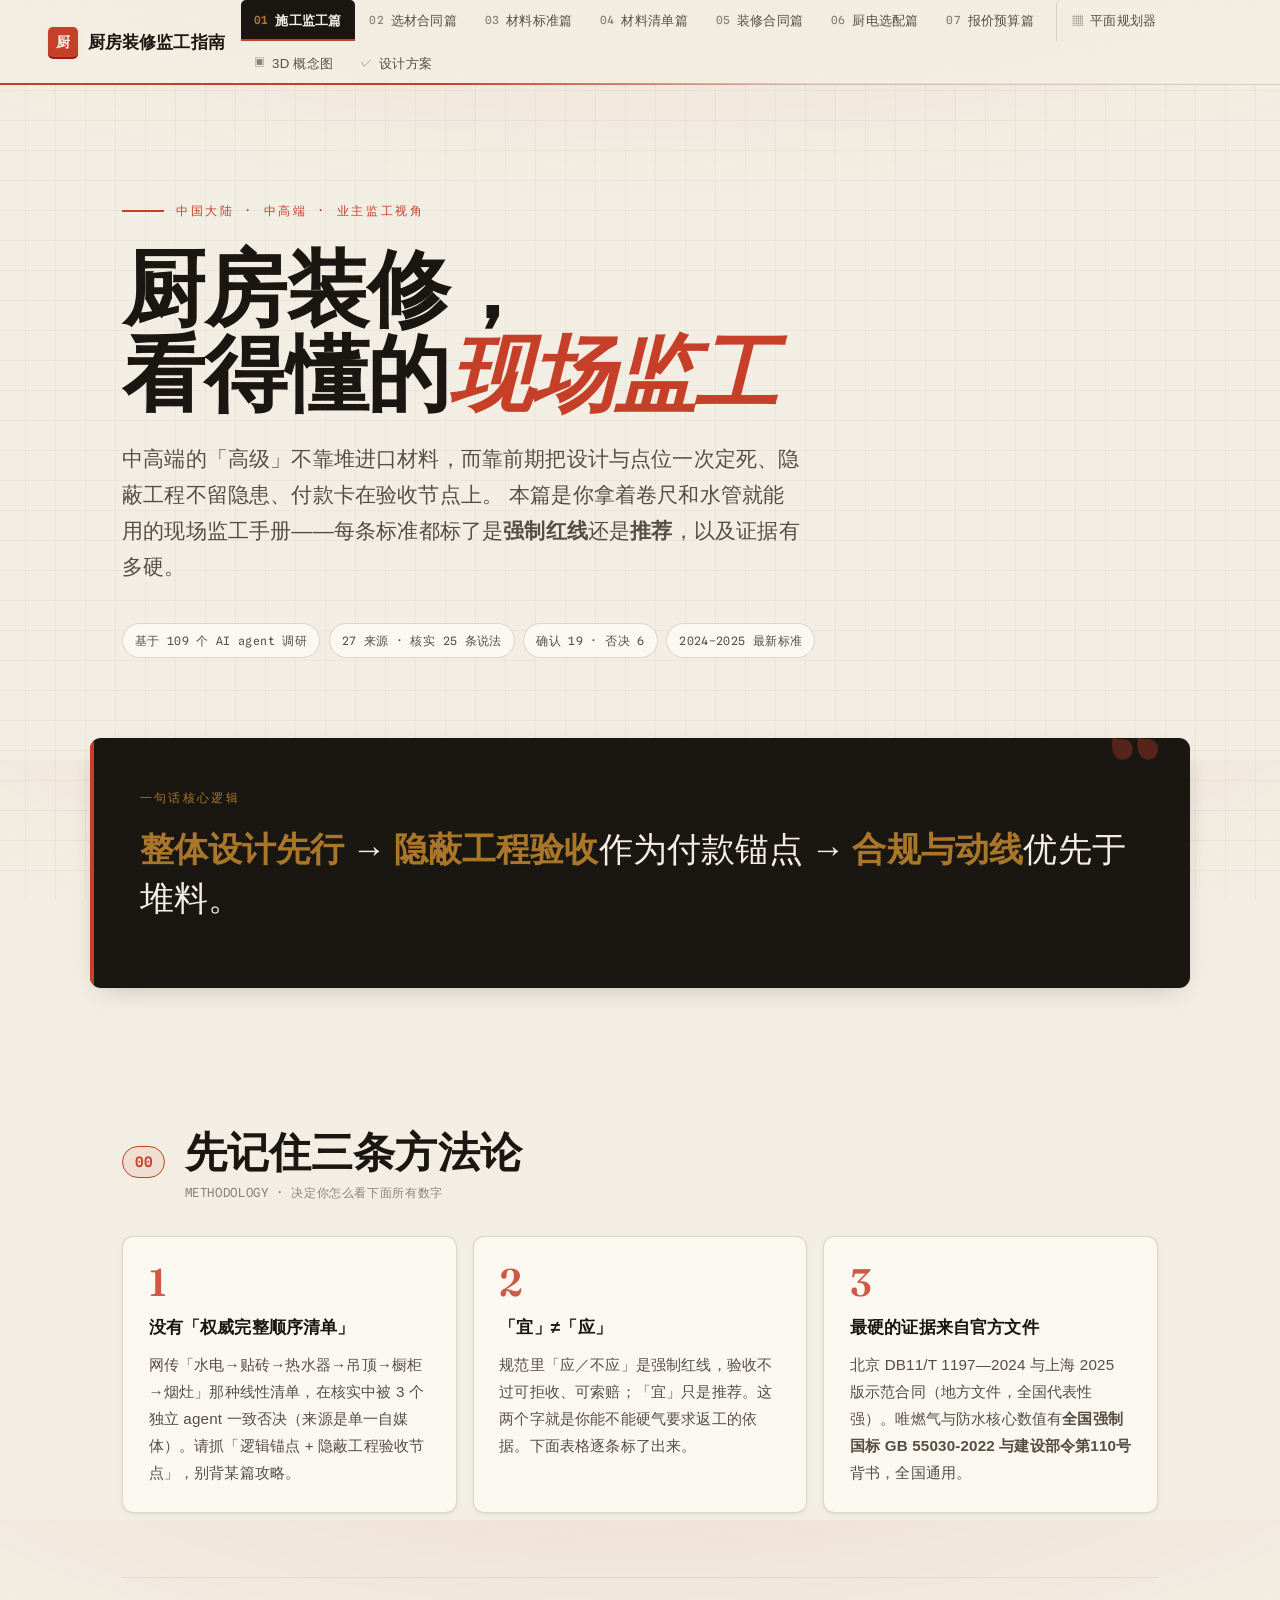
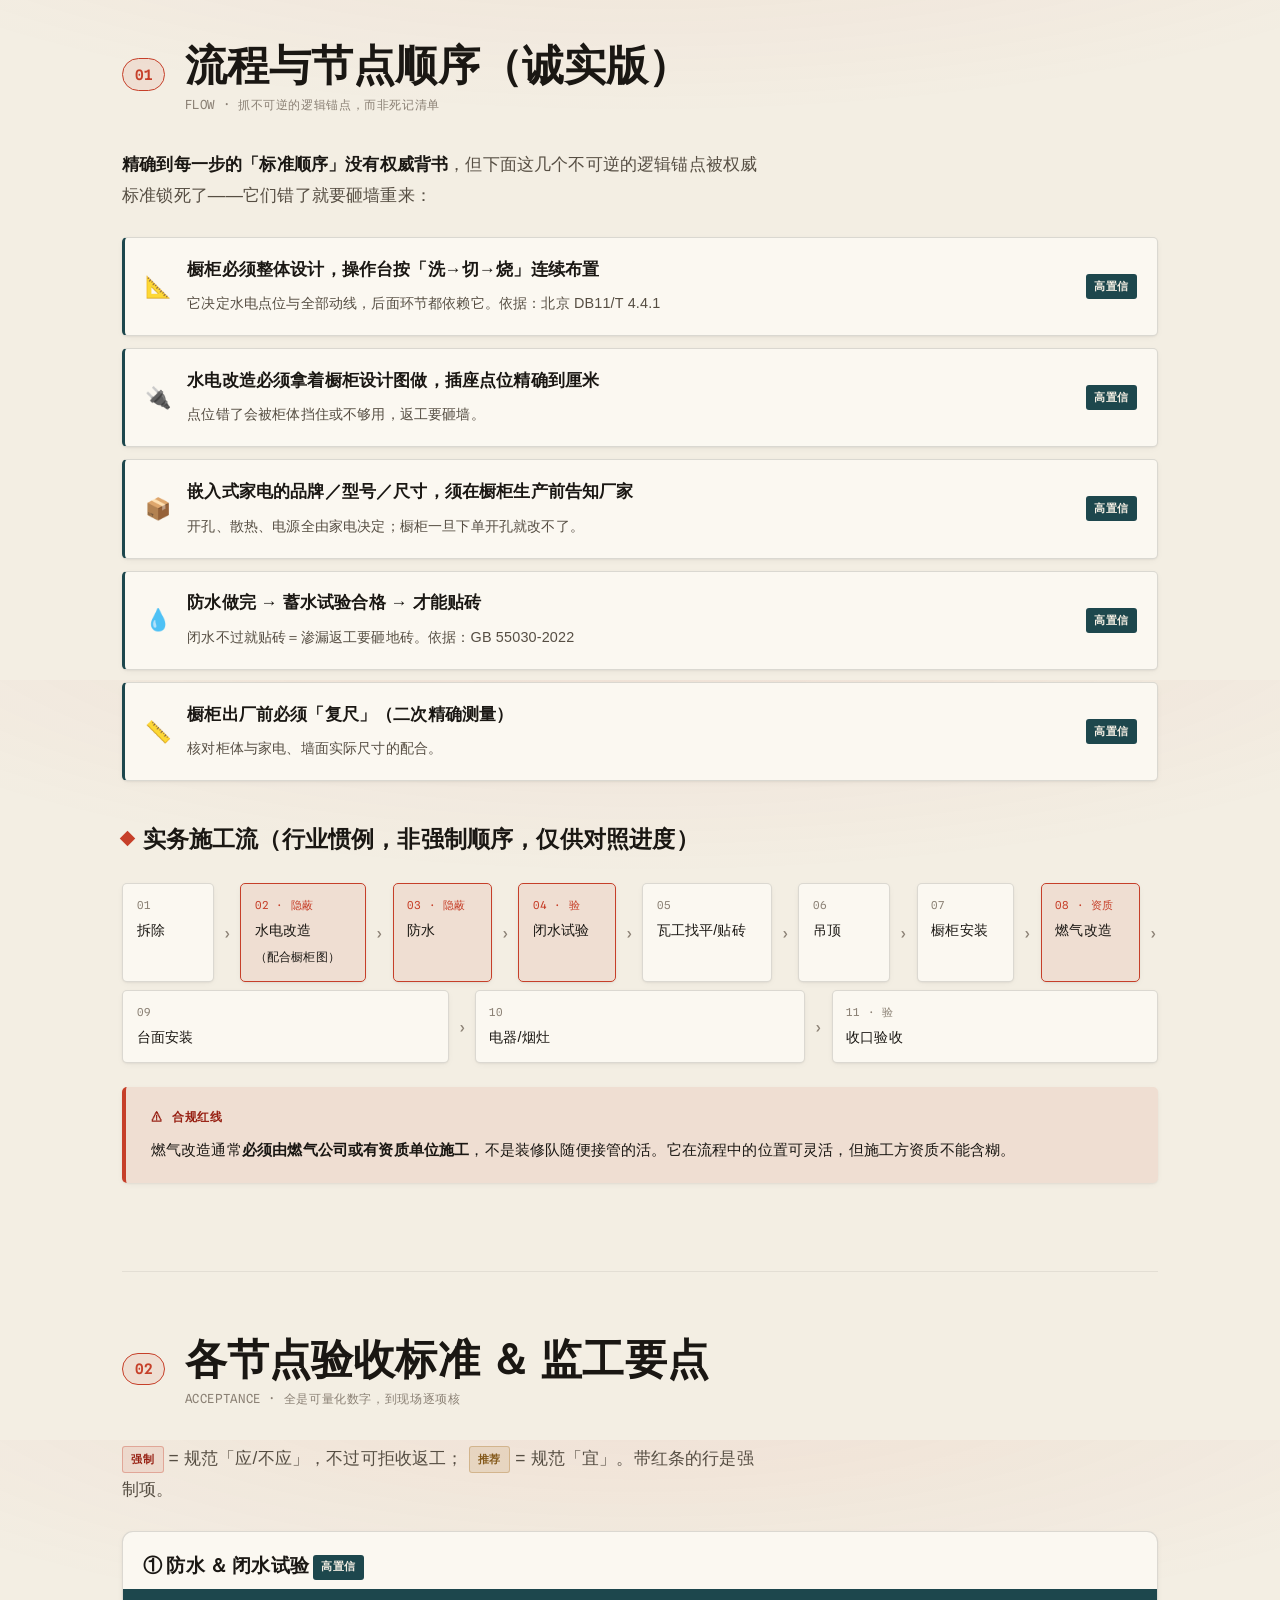
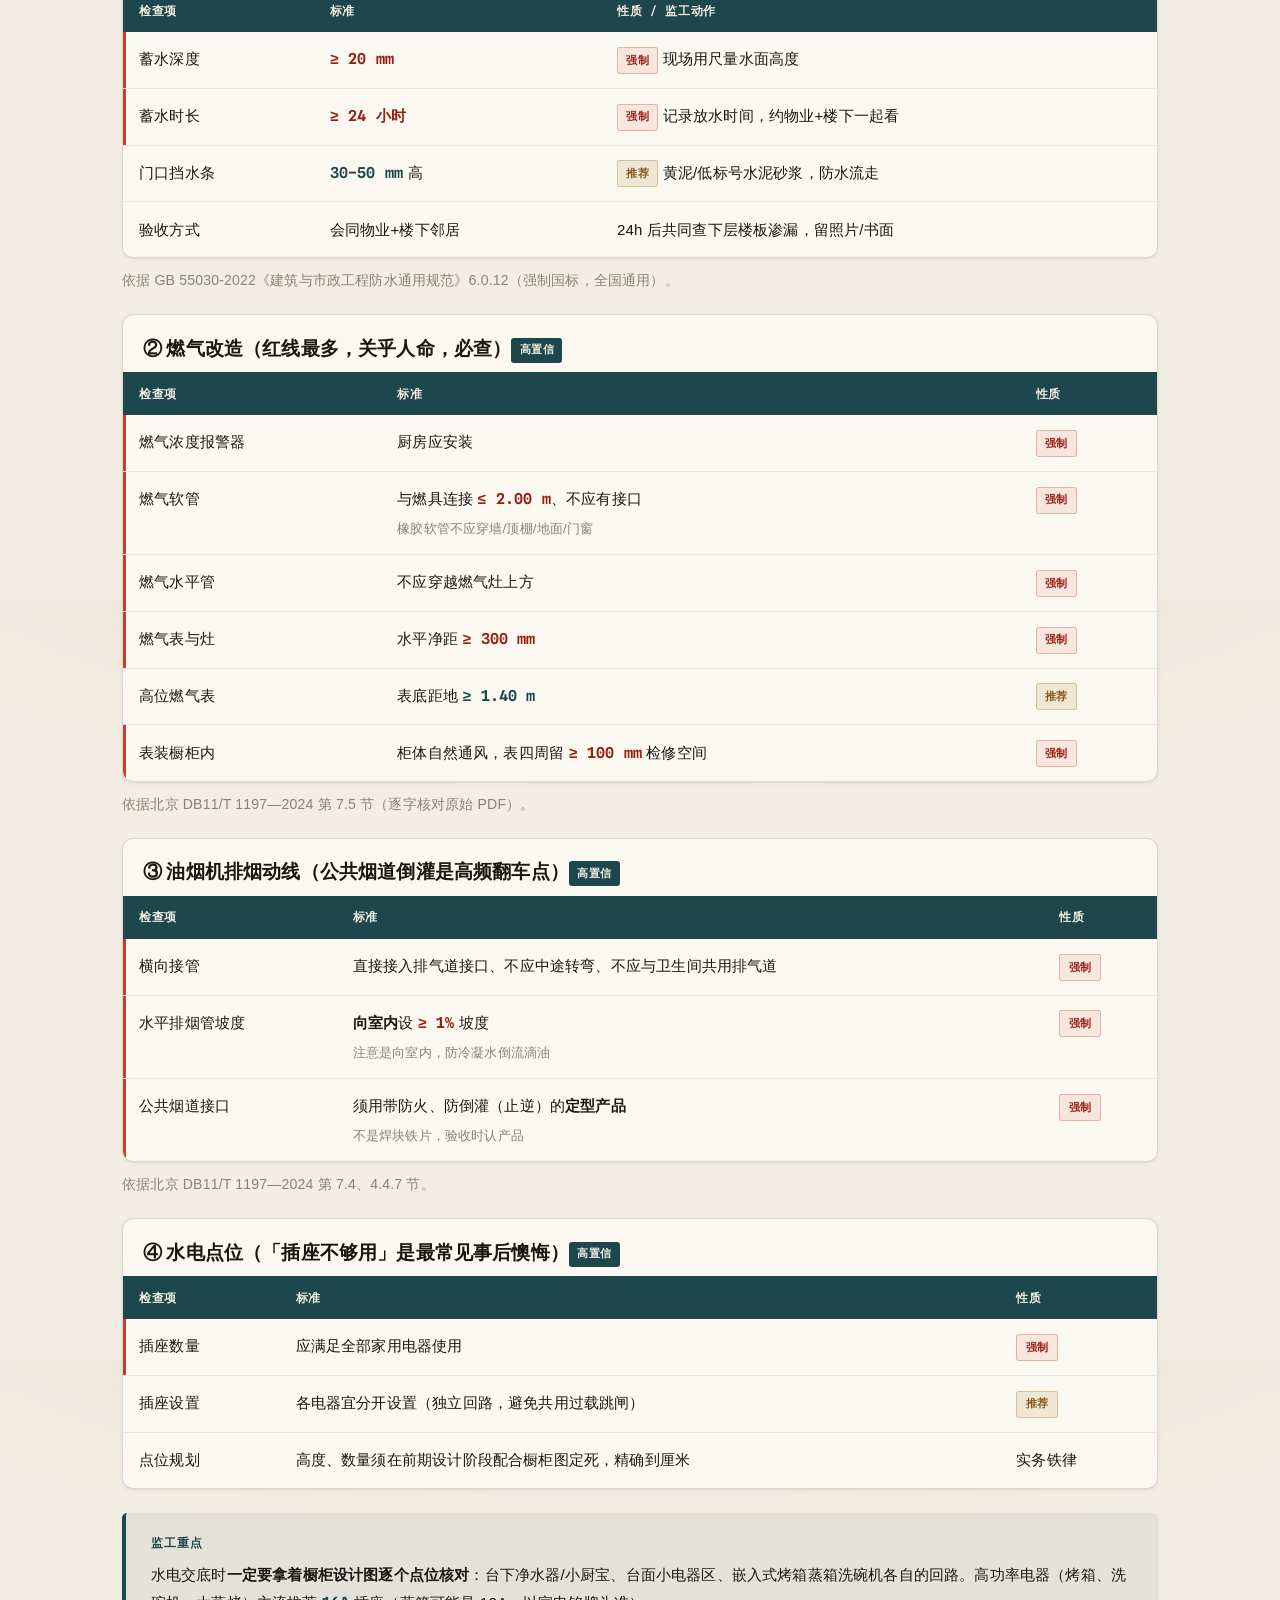
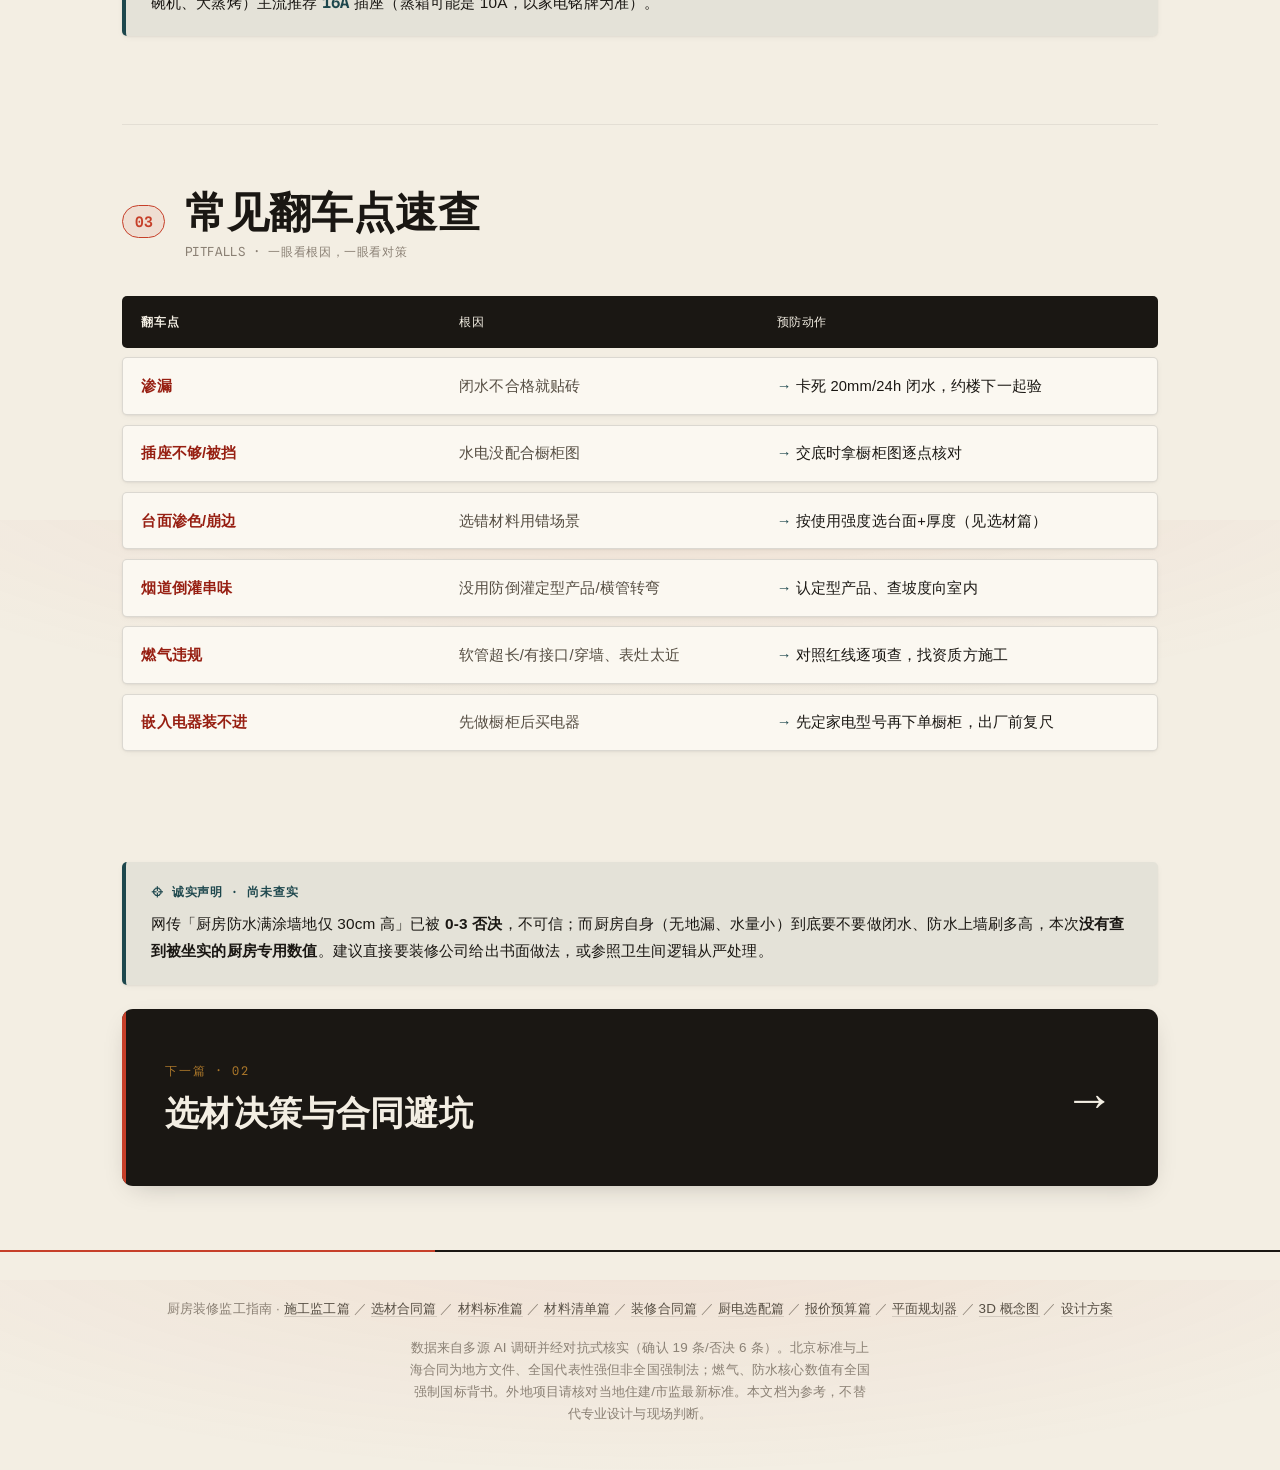
<file: index.html>
<!DOCTYPE html>
<html lang="zh-CN">
<head>
<meta charset="UTF-8">
<meta name="viewport" content="width=device-width, initial-scale=1.0">
<title>厨房装修监工指南 · 施工监工篇</title>
<meta name="description" content="中国大陆中高端厨房装修：施工流程锚点、各节点可量化验收标准与现场监工要点、常见避坑速查。面向业主监工。">
<link rel="stylesheet" href="styles.css">
</head>
<body>

<!-- 阅读进度条 -->
<div class="progress" role="presentation"></div>

<!-- 导航：两个 tab 是页面互相跳转的主入口，当前页高亮 -->
<nav class="nav" aria-label="主导航">
  <a class="nav__brand" href="index.html">
    <span class="mark">厨</span>厨房装修监工指南
  </a>
  <div class="nav__tabs">
    <a class="nav__tab" href="index.html" aria-current="page"><span class="idx">01</span>施工监工篇</a>
    <a class="nav__tab" href="materials-contract.html"><span class="idx">02</span>选材合同篇</a>
    <a class="nav__tab" href="materials-standards.html"><span class="idx">03</span>材料标准篇</a>
    <a class="nav__tab" href="materials-list.html"><span class="idx">04</span>材料清单篇</a>
    <a class="nav__tab" href="contract.html"><span class="idx">05</span>装修合同篇</a>
    <a class="nav__tab" href="kitchen-appliances.html"><span class="idx">06</span>厨电选配篇</a>
    <a class="nav__tab" href="kitchen-budget.html"><span class="idx">07</span>报价预算篇</a>
    <a class="nav__tab" href="kitchen-planner.html"><span class="idx">▦</span>平面规划器</a>
    <a class="nav__tab" href="kitchen-3d.html"><span class="idx">▣</span>3D 概念图</a>
    <a class="nav__tab" href="kitchen-design.html"><span class="idx">✓</span>设计方案</a>
  </div>
</nav>

<!-- Hero -->
<header class="hero">
  <div class="hero__kicker">中国大陆 · 中高端 · 业主监工视角</div>
  <h1 class="hero__title">厨房装修，<br>看得懂的<em>现场监工</em></h1>
  <p class="hero__lede">
    中高端的「高级」不靠堆进口材料，而靠前期把设计与点位一次定死、隐蔽工程不留隐患、付款卡在验收节点上。
    本篇是你拿着卷尺和水管就能用的现场监工手册——每条标准都标了是<strong>强制红线</strong>还是<strong>推荐</strong>，以及证据有多硬。
  </p>
  <div class="hero__meta">
    <span class="chip">基于 109 个 AI agent 调研</span>
    <span class="chip">27 来源 · 核实 25 条说法</span>
    <span class="chip">确认 19 · 否决 6</span>
    <span class="chip">2024–2025 最新标准</span>
  </div>
</header>

<!-- 核心逻辑大引文 -->
<div class="creed" data-reveal>
  <div class="creed__label">一句话核心逻辑</div>
  <p class="creed__text">
    <b>整体设计先行</b> → <b>隐蔽工程验收</b>作为付款锚点 → <b>合规与动线</b>优先于堆料。
  </p>
</div>

<main class="wrap">

  <!-- 方法论 -->
  <section class="section" id="method">
    <div class="section__head">
      <span class="section__num">00</span>
      <h2 class="section__title">先记住三条方法论<small>METHODOLOGY · 决定你怎么看下面所有数字</small></h2>
    </div>
    <div class="cards">
      <article class="card" data-reveal>
        <div class="card__n">1</div>
        <h4>没有「权威完整顺序清单」</h4>
        <p>网传「水电→贴砖→热水器→吊顶→橱柜→烟灶」那种线性清单，在核实中被 3 个独立 agent 一致否决（来源是单一自媒体）。请抓「逻辑锚点 + 隐蔽工程验收节点」，别背某篇攻略。</p>
      </article>
      <article class="card" data-reveal>
        <div class="card__n">2</div>
        <h4>「宜」≠「应」</h4>
        <p>规范里「应／不应」是强制红线，验收不过可拒收、可索赔；「宜」只是推荐。这两个字就是你能不能硬气要求返工的依据。下面表格逐条标了出来。</p>
      </article>
      <article class="card" data-reveal>
        <div class="card__n">3</div>
        <h4>最硬的证据来自官方文件</h4>
        <p>北京 DB11/T 1197—2024 与上海 2025 版示范合同（地方文件，全国代表性强）。唯燃气与防水核心数值有<strong>全国强制国标 GB 55030-2022 与建设部令第110号</strong>背书，全国通用。</p>
      </article>
    </div>
  </section>

  <!-- 流程与锚点 -->
  <section class="section" id="flow">
    <div class="section__head">
      <span class="section__num">01</span>
      <h2 class="section__title">流程与节点顺序（诚实版）<small>FLOW · 抓不可逆的逻辑锚点，而非死记清单</small></h2>
    </div>
    <p class="lead-p"><strong>精确到每一步的「标准顺序」没有权威背书</strong>，但下面这几个不可逆的逻辑锚点被权威标准锁死了——它们错了就要砸墙重来：</p>

    <div class="anchors">
      <div class="anchor" data-reveal>
        <span class="anchor__icon">📐</span>
        <div class="anchor__body"><strong>橱柜必须整体设计，操作台按「洗→切→烧」连续布置</strong><span>它决定水电点位与全部动线，后面环节都依赖它。依据：北京 DB11/T 4.4.1</span></div>
        <span class="badge badge--hi">高置信</span>
      </div>
      <div class="anchor" data-reveal>
        <span class="anchor__icon">🔌</span>
        <div class="anchor__body"><strong>水电改造必须拿着橱柜设计图做，插座点位精确到厘米</strong><span>点位错了会被柜体挡住或不够用，返工要砸墙。</span></div>
        <span class="badge badge--hi">高置信</span>
      </div>
      <div class="anchor" data-reveal>
        <span class="anchor__icon">📦</span>
        <div class="anchor__body"><strong>嵌入式家电的品牌／型号／尺寸，须在橱柜生产前告知厂家</strong><span>开孔、散热、电源全由家电决定；橱柜一旦下单开孔就改不了。</span></div>
        <span class="badge badge--hi">高置信</span>
      </div>
      <div class="anchor" data-reveal>
        <span class="anchor__icon">💧</span>
        <div class="anchor__body"><strong>防水做完 → 蓄水试验合格 → 才能贴砖</strong><span>闭水不过就贴砖＝渗漏返工要砸地砖。依据：GB 55030-2022</span></div>
        <span class="badge badge--hi">高置信</span>
      </div>
      <div class="anchor" data-reveal>
        <span class="anchor__icon">📏</span>
        <div class="anchor__body"><strong>橱柜出厂前必须「复尺」（二次精确测量）</strong><span>核对柜体与家电、墙面实际尺寸的配合。</span></div>
        <span class="badge badge--hi">高置信</span>
      </div>
    </div>

    <h3 class="block-title">实务施工流（行业惯例，非强制顺序，仅供对照进度）</h3>
    <div class="flow" data-reveal>
      <div class="flow__step"><span class="s-num">01</span>拆除</div>
      <span class="flow__arrow">›</span>
      <div class="flow__step is-key"><span class="s-num">02 · 隐蔽</span>水电改造<br><small>（配合橱柜图）</small></div>
      <span class="flow__arrow">›</span>
      <div class="flow__step is-key"><span class="s-num">03 · 隐蔽</span>防水</div>
      <span class="flow__arrow">›</span>
      <div class="flow__step is-key"><span class="s-num">04 · 验</span>闭水试验</div>
      <span class="flow__arrow">›</span>
      <div class="flow__step"><span class="s-num">05</span>瓦工找平/贴砖</div>
      <span class="flow__arrow">›</span>
      <div class="flow__step"><span class="s-num">06</span>吊顶</div>
      <span class="flow__arrow">›</span>
      <div class="flow__step"><span class="s-num">07</span>橱柜安装</div>
      <span class="flow__arrow">›</span>
      <div class="flow__step is-key"><span class="s-num">08 · 资质</span>燃气改造</div>
      <span class="flow__arrow">›</span>
      <div class="flow__step"><span class="s-num">09</span>台面安装</div>
      <span class="flow__arrow">›</span>
      <div class="flow__step"><span class="s-num">10</span>电器/烟灶</div>
      <span class="flow__arrow">›</span>
      <div class="flow__step"><span class="s-num">11 · 验</span>收口验收</div>
    </div>
    <div class="callout callout--warn" data-reveal>
      <span class="callout__tag">⚠ 合规红线</span>
      <p>燃气改造通常<strong>必须由燃气公司或有资质单位施工</strong>，不是装修队随便接管的活。它在流程中的位置可灵活，但施工方资质不能含糊。</p>
    </div>
  </section>

  <!-- 验收标准 -->
  <section class="section" id="acceptance">
    <div class="section__head">
      <span class="section__num">02</span>
      <h2 class="section__title">各节点验收标准 ＆ 监工要点<small>ACCEPTANCE · 全是可量化数字，到现场逐项核</small></h2>
    </div>
    <p class="lead-p">
      <span class="badge badge--must">强制</span> = 规范「应/不应」，不过可拒收返工；
      <span class="badge badge--rec">推荐</span> = 规范「宜」。带红条的行是强制项。
    </p>

    <!-- 防水 -->
    <div class="table-wrap" data-reveal>
      <table>
        <caption>① 防水 ＆ 闭水试验 <span class="badge badge--hi">高置信</span></caption>
        <thead><tr><th>检查项</th><th>标准</th><th>性质 / 监工动作</th></tr></thead>
        <tbody>
          <tr class="row-must"><td>蓄水深度</td><td><span class="spec">≥ 20 mm</span></td><td><span class="badge badge--must">强制</span> 现场用尺量水面高度</td></tr>
          <tr class="row-must"><td>蓄水时长</td><td><span class="spec">≥ 24 小时</span></td><td><span class="badge badge--must">强制</span> 记录放水时间，约物业+楼下一起看</td></tr>
          <tr><td>门口挡水条</td><td><span class="spec spec--ok">30–50 mm</span> 高</td><td><span class="badge badge--rec">推荐</span> 黄泥/低标号水泥砂浆，防水流走</td></tr>
          <tr><td>验收方式</td><td>会同物业+楼下邻居</td><td>24h 后共同查下层楼板渗漏，留照片/书面</td></tr>
        </tbody>
      </table>
    </div>
    <p style="font-size:.88rem;color:var(--ink-faint);margin-top:.4rem">依据 GB 55030-2022《建筑与市政工程防水通用规范》6.0.12（强制国标，全国通用）。</p>

    <!-- 燃气 -->
    <div class="table-wrap" data-reveal>
      <table>
        <caption>② 燃气改造（红线最多，关乎人命，必查）<span class="badge badge--hi">高置信</span></caption>
        <thead><tr><th>检查项</th><th>标准</th><th>性质</th></tr></thead>
        <tbody>
          <tr class="row-must"><td>燃气浓度报警器</td><td>厨房应安装</td><td><span class="badge badge--must">强制</span></td></tr>
          <tr class="row-must"><td>燃气软管</td><td>与燃具连接 <span class="spec">≤ 2.00 m</span>、不应有接口<span class="sub">橡胶软管不应穿墙/顶棚/地面/门窗</span></td><td><span class="badge badge--must">强制</span></td></tr>
          <tr class="row-must"><td>燃气水平管</td><td>不应穿越燃气灶上方</td><td><span class="badge badge--must">强制</span></td></tr>
          <tr class="row-must"><td>燃气表与灶</td><td>水平净距 <span class="spec">≥ 300 mm</span></td><td><span class="badge badge--must">强制</span></td></tr>
          <tr><td>高位燃气表</td><td>表底距地 <span class="spec spec--ok">≥ 1.40 m</span></td><td><span class="badge badge--rec">推荐</span></td></tr>
          <tr class="row-must"><td>表装橱柜内</td><td>柜体自然通风，表四周留 <span class="spec">≥ 100 mm</span> 检修空间</td><td><span class="badge badge--must">强制</span></td></tr>
        </tbody>
      </table>
    </div>
    <p style="font-size:.88rem;color:var(--ink-faint);margin-top:.4rem">依据北京 DB11/T 1197—2024 第 7.5 节（逐字核对原始 PDF）。</p>

    <!-- 排烟 -->
    <div class="table-wrap" data-reveal>
      <table>
        <caption>③ 油烟机排烟动线（公共烟道倒灌是高频翻车点）<span class="badge badge--hi">高置信</span></caption>
        <thead><tr><th>检查项</th><th>标准</th><th>性质</th></tr></thead>
        <tbody>
          <tr class="row-must"><td>横向接管</td><td>直接接入排气道接口、不应中途转弯、不应与卫生间共用排气道</td><td><span class="badge badge--must">强制</span></td></tr>
          <tr class="row-must"><td>水平排烟管坡度</td><td><strong>向室内</strong>设 <span class="spec">≥ 1%</span> 坡度<span class="sub">注意是向室内，防冷凝水倒流滴油</span></td><td><span class="badge badge--must">强制</span></td></tr>
          <tr class="row-must"><td>公共烟道接口</td><td>须用带防火、防倒灌（止逆）的<strong>定型产品</strong><span class="sub">不是焊块铁片，验收时认产品</span></td><td><span class="badge badge--must">强制</span></td></tr>
        </tbody>
      </table>
    </div>
    <p style="font-size:.88rem;color:var(--ink-faint);margin-top:.4rem">依据北京 DB11/T 1197—2024 第 7.4、4.4.7 节。</p>

    <!-- 水电点位 -->
    <div class="table-wrap" data-reveal>
      <table>
        <caption>④ 水电点位（「插座不够用」是最常见事后懊悔）<span class="badge badge--hi">高置信</span></caption>
        <thead><tr><th>检查项</th><th>标准</th><th>性质</th></tr></thead>
        <tbody>
          <tr class="row-must"><td>插座数量</td><td>应满足全部家用电器使用</td><td><span class="badge badge--must">强制</span></td></tr>
          <tr><td>插座设置</td><td>各电器宜分开设置（独立回路，避免共用过载跳闸）</td><td><span class="badge badge--rec">推荐</span></td></tr>
          <tr><td>点位规划</td><td>高度、数量须在前期设计阶段配合橱柜图定死，精确到厘米</td><td>实务铁律</td></tr>
        </tbody>
      </table>
    </div>
    <div class="callout callout--honest" data-reveal>
      <span class="callout__tag">监工重点</span>
      <p>水电交底时<strong>一定要拿着橱柜设计图逐个点位核对</strong>：台下净水器/小厨宝、台面小电器区、嵌入式烤箱蒸箱洗碗机各自的回路。高功率电器（烤箱、洗碗机、大蒸烤）主流推荐 <span class="spec spec--ok">16A</span> 插座（蒸箱可能是 10A，以家电铭牌为准）。</p>
    </div>
  </section>

  <!-- 避坑速查 -->
  <section class="section" id="pitfalls">
    <div class="section__head">
      <span class="section__num">03</span>
      <h2 class="section__title">常见翻车点速查<small>PITFALLS · 一眼看根因，一眼看对策</small></h2>
    </div>
    <div class="pitfalls">
      <div class="pitfall pitfall--head"><div class="pitfall__t">翻车点</div><div class="pitfall__c">根因</div><div class="pitfall__f">预防动作</div></div>
      <div class="pitfall" data-reveal><div class="pitfall__t">渗漏</div><div class="pitfall__c">闭水不合格就贴砖</div><div class="pitfall__f">卡死 20mm/24h 闭水，约楼下一起验</div></div>
      <div class="pitfall" data-reveal><div class="pitfall__t">插座不够/被挡</div><div class="pitfall__c">水电没配合橱柜图</div><div class="pitfall__f">交底时拿橱柜图逐点核对</div></div>
      <div class="pitfall" data-reveal><div class="pitfall__t">台面渗色/崩边</div><div class="pitfall__c">选错材料用错场景</div><div class="pitfall__f">按使用强度选台面+厚度（见选材篇）</div></div>
      <div class="pitfall" data-reveal><div class="pitfall__t">烟道倒灌串味</div><div class="pitfall__c">没用防倒灌定型产品/横管转弯</div><div class="pitfall__f">认定型产品、查坡度向室内</div></div>
      <div class="pitfall" data-reveal><div class="pitfall__t">燃气违规</div><div class="pitfall__c">软管超长/有接口/穿墙、表灶太近</div><div class="pitfall__f">对照红线逐项查，找资质方施工</div></div>
      <div class="pitfall" data-reveal><div class="pitfall__t">嵌入电器装不进</div><div class="pitfall__c">先做橱柜后买电器</div><div class="pitfall__f">先定家电型号再下单橱柜，出厂前复尺</div></div>
    </div>
  </section>

  <!-- 厨房防水开放问题 -->
  <div class="callout callout--honest" data-reveal>
    <span class="callout__tag">⌖ 诚实声明 · 尚未查实</span>
    <p>网传「厨房防水满涂墙地仅 30cm 高」已被 <strong>0-3 否决</strong>，不可信；而厨房自身（无地漏、水量小）到底要不要做闭水、防水上墙刷多高，本次<strong>没有查到被坐实的厨房专用数值</strong>。建议直接要装修公司给出书面做法，或参照卫生间逻辑从严处理。</p>
  </div>

</main>

<!-- 跨页跳转：去选材合同篇 -->
<div class="wrap">
  <a class="handoff__link" href="materials-contract.html">
    <div>
      <div class="handoff__meta">下一篇 · 02</div>
      <div class="handoff__title">选材决策与合同避坑</div>
    </div>
    <span class="handoff__arrow">→</span>
  </a>
</div>

<footer class="footer">
  <p>厨房装修监工指南 · <a href="index.html">施工监工篇</a> ／ <a href="materials-contract.html">选材合同篇</a> ／ <a href="materials-standards.html">材料标准篇</a> ／ <a href="materials-list.html">材料清单篇</a> ／ <a href="contract.html">装修合同篇</a> ／ <a href="kitchen-appliances.html">厨电选配篇</a> ／ <a href="kitchen-budget.html">报价预算篇</a> ／ <a href="kitchen-planner.html">平面规划器</a> ／ <a href="kitchen-3d.html">3D 概念图</a> ／ <a href="kitchen-design.html">设计方案</a></p>
  <p class="disclaimer">数据来自多源 AI 调研并经对抗式核实（确认 19 条/否决 6 条）。北京标准与上海合同为地方文件、全国代表性强但非全国强制法；燃气、防水核心数值有全国强制国标背书。外地项目请核对当地住建/市监最新标准。本文档为参考，不替代专业设计与现场判断。</p>
</footer>

<script src="app.js"></script>
</body>
</html>
</file>
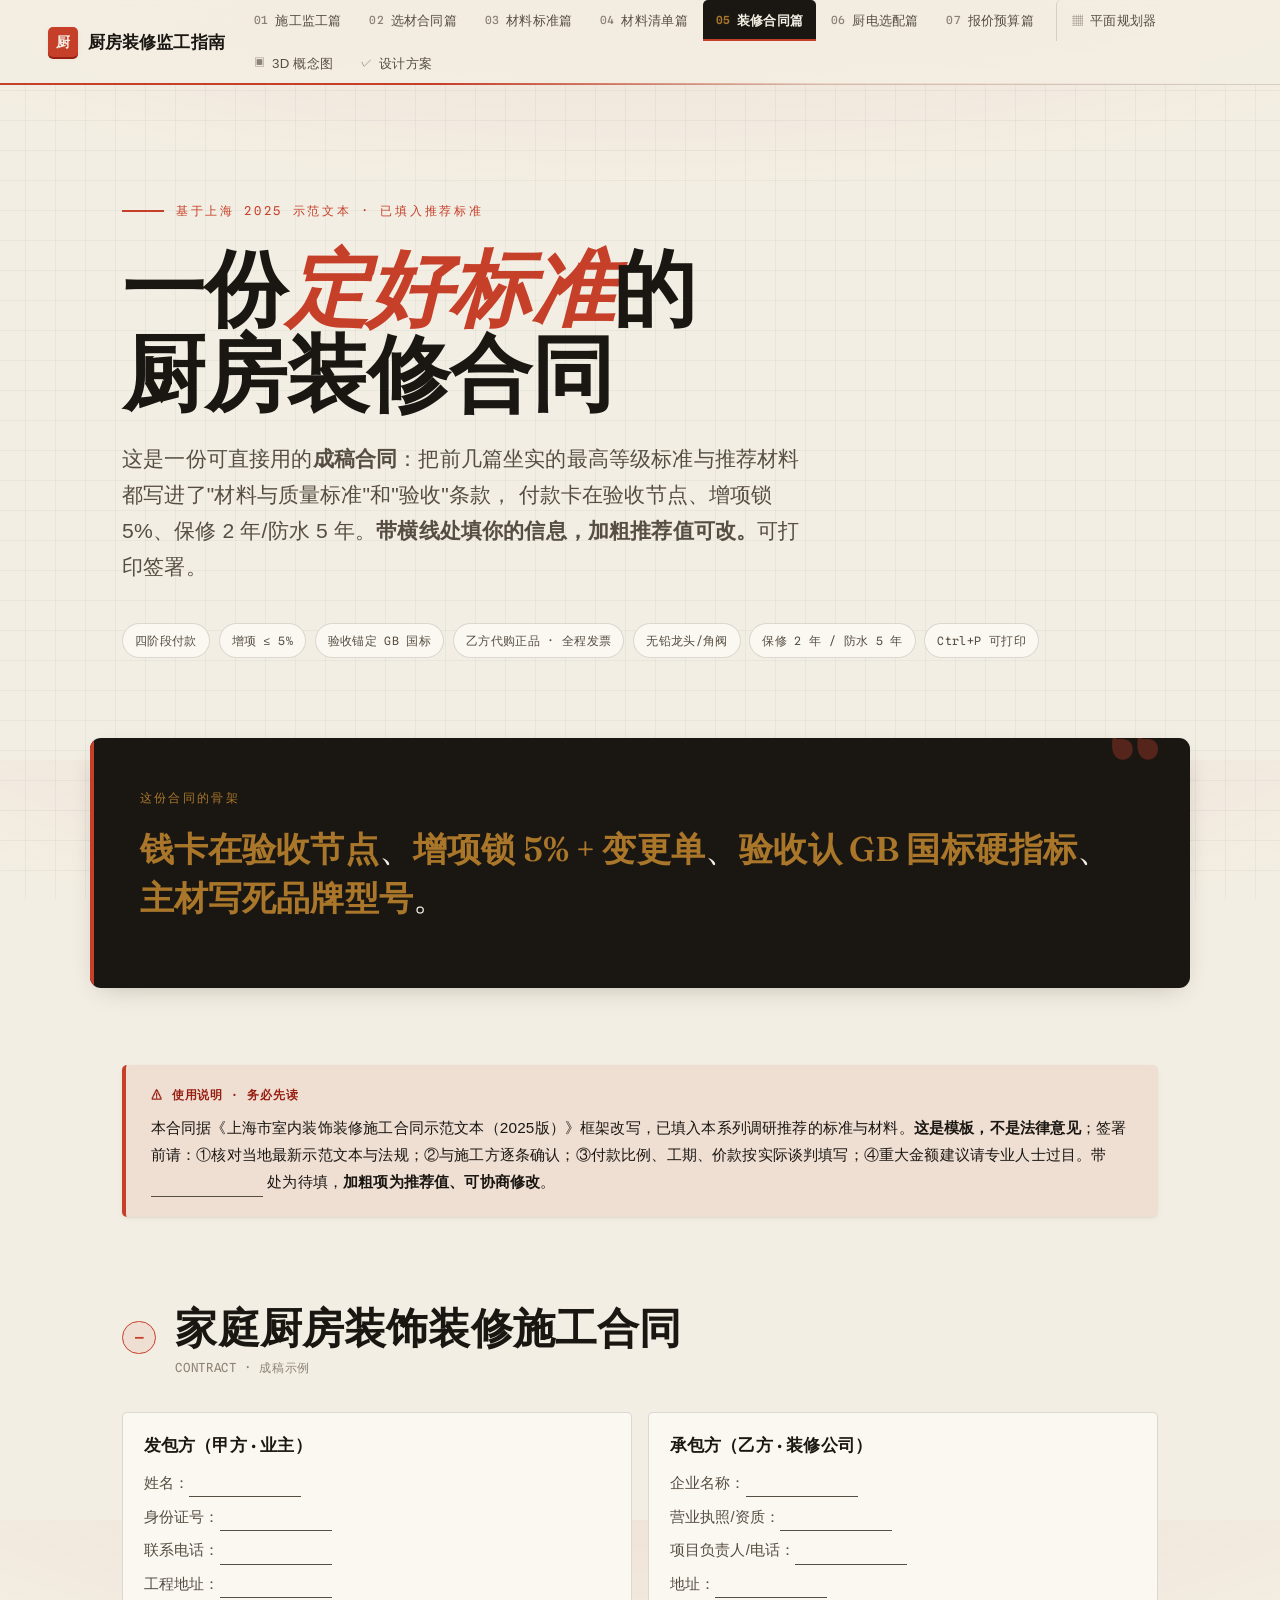
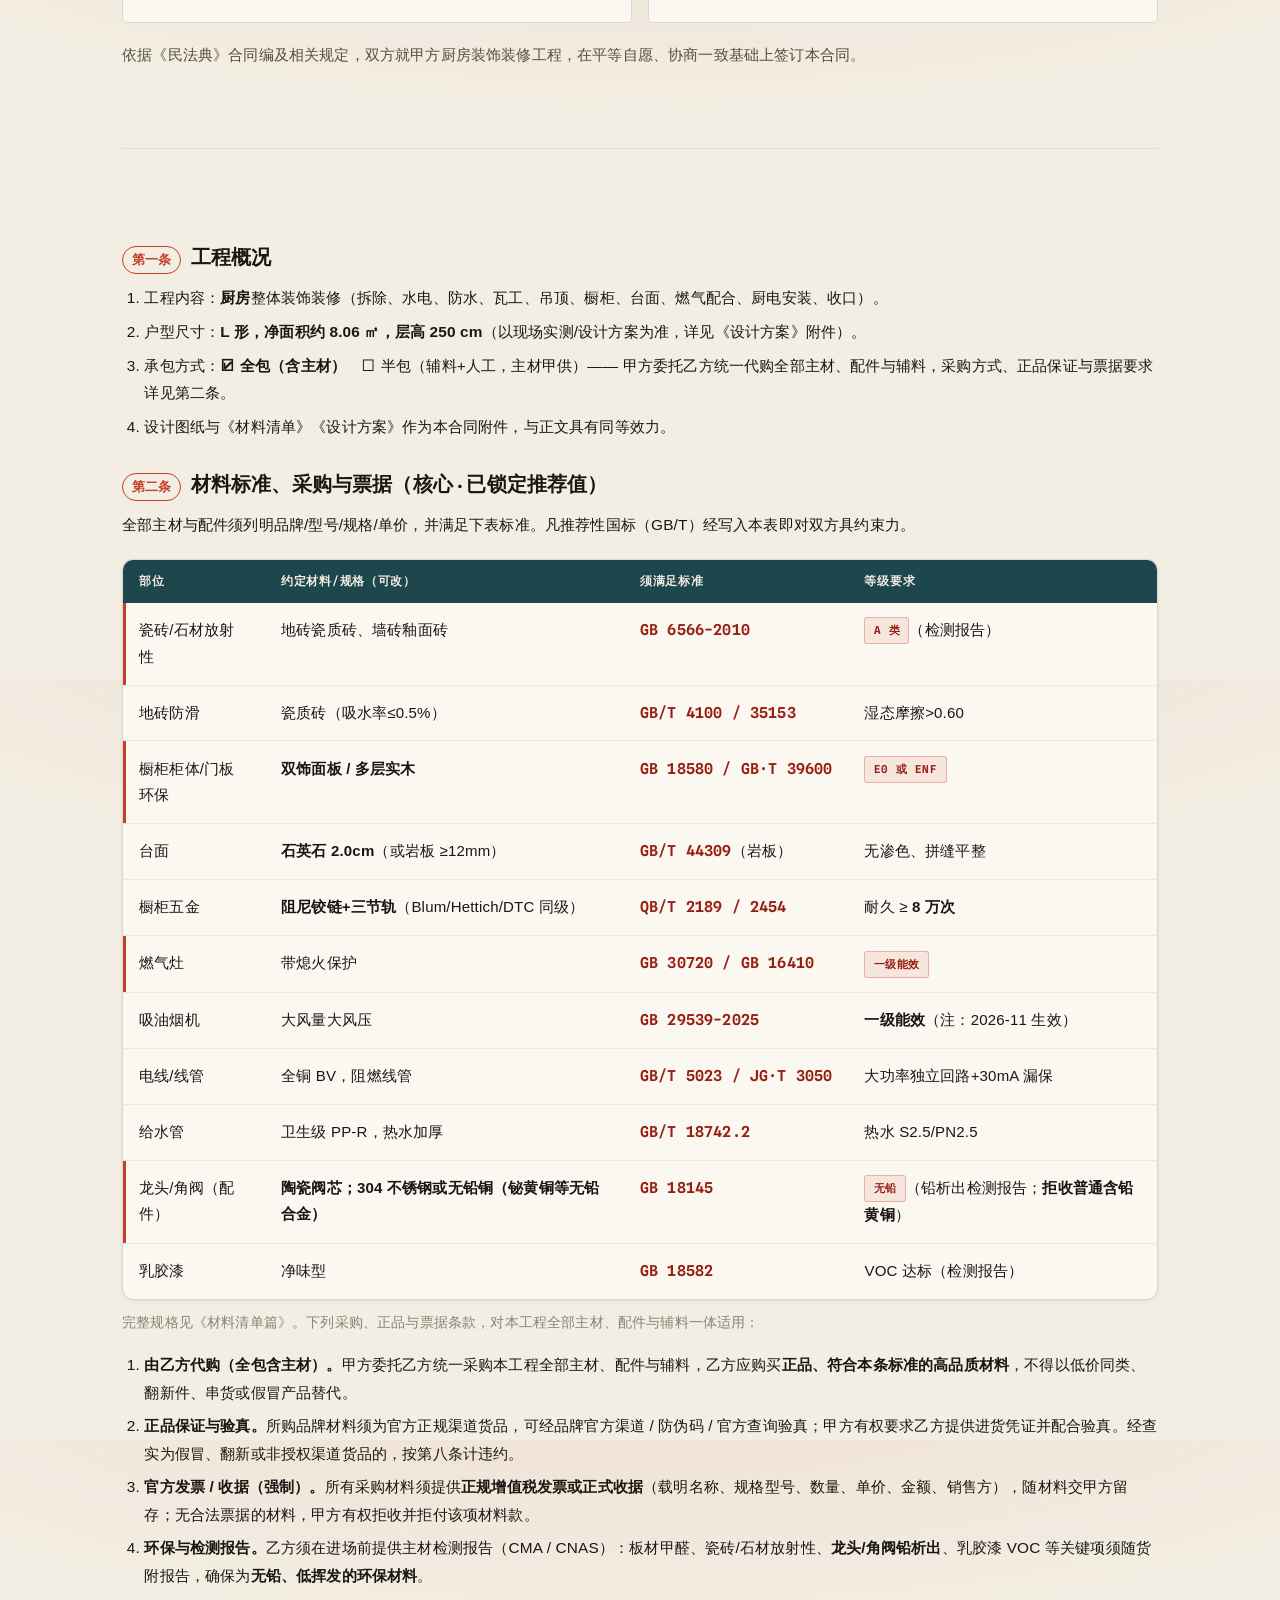
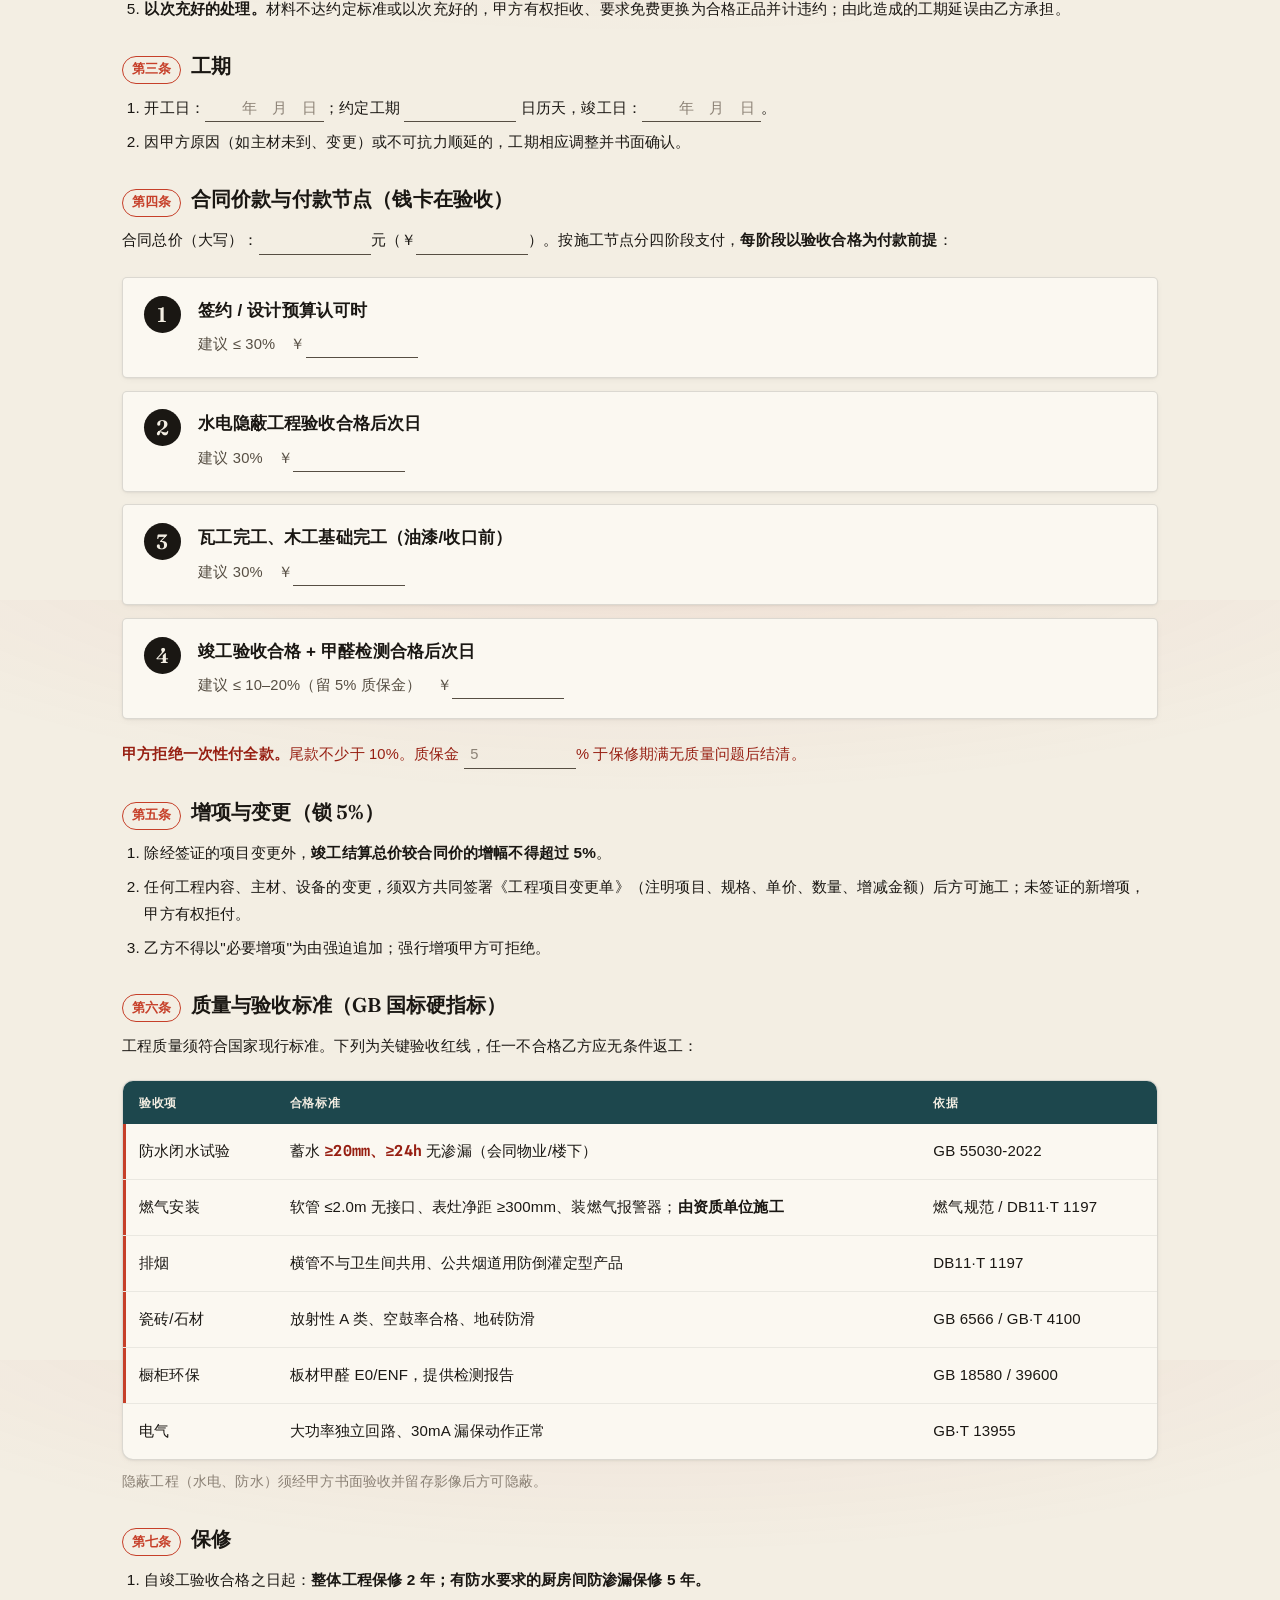
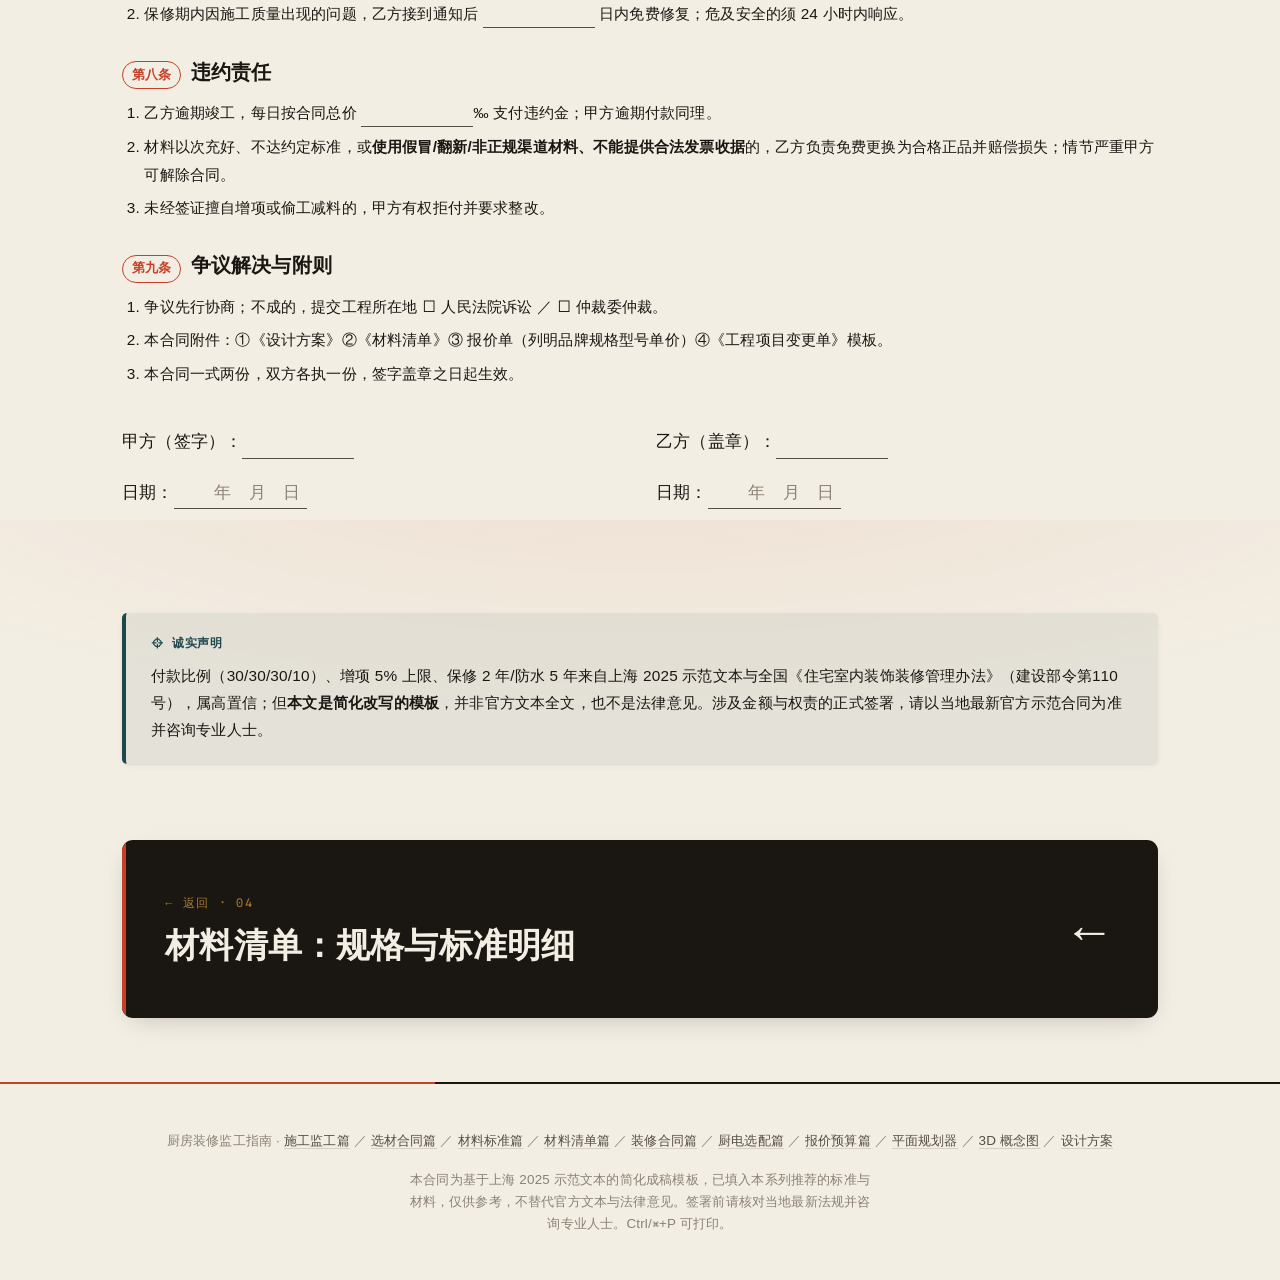
<file: contract.html>
<!DOCTYPE html>
<html lang="zh-CN">
<head>
<meta charset="UTF-8">
<meta name="viewport" content="width=device-width, initial-scale=1.0">
<title>厨房装修监工指南 · 装修合同篇</title>
<meta name="description" content="厨房装修施工合同成稿：基于上海2025示范文本，已填入最高等级标准与推荐材料（石英石台面/E0-ENF门板/一级能效烟灶/A类瓷砖/无铅龙头角阀），乙方代购正品材料全程开官方发票，四阶段付款、增项5%上限、质量验收红线、保修2年/防水5年。可打印。">
<link rel="stylesheet" href="styles.css">
<style>
  /* 合同页：条款排版 + 填空样式 + 打印 */
  .clause { margin: 1.6rem 0; }
  .clause__h { font-family: var(--font-display); font-size: 1.25rem; font-weight: 600; margin-bottom: .6rem; display:flex; align-items:baseline; gap:.6rem; }
  .clause__h .no { font-family: var(--font-mono); font-size: .8rem; color: var(--red); border:1.5px solid var(--red); border-radius:999px; padding:.1rem .55rem; flex:none; }
  .clause p, .clause li { font-size: .96rem; color: var(--ink); }
  .clause ol { padding-left: 1.4rem; }
  .clause ol li { margin: .4rem 0; }
  .fill { display:inline-block; min-width:7rem; border-bottom:1px solid var(--ink-soft); color:var(--ink-faint); padding:0 .4rem; }
  .party { display:grid; grid-template-columns:repeat(auto-fit,minmax(260px,1fr)); gap:1rem; margin:1.2rem 0; }
  .party__box { border:1px solid var(--line); border-radius:var(--radius); padding:1.1rem 1.3rem; background:var(--paper-card); }
  .party__box h4 { font-family:var(--font-display); margin-bottom:.6rem; }
  .party__box .row2 { font-size:.92rem; margin:.4rem 0; color:var(--ink-soft); }
  .sign { display:grid; grid-template-columns:1fr 1fr; gap:2rem; margin-top:2.5rem; }
  @media print {
    @page { margin: 16mm; }
    .nav, .progress, .handoff, footer .disclaimer { display:none !important; }
    body { background:#fff !important; background-image:none !important; font-size:11pt; color:#000; }
    .hero { padding: 0 0 1rem; }
    .creed { background:#fff; color:#000; border:1px solid #000; }
    .creed::before { display:none; }
    .creed__text, .creed__text b { color:#000; }
    .section { padding:.6rem 0; }
    .table-wrap, .clause, .callout, .party__box { break-inside: avoid; }
    a { color:#000; text-decoration:none; }
  }
  @media (max-width:720px){ .sign { grid-template-columns:1fr; } }
</style>
</head>
<body>

<div class="progress" role="presentation"></div>

<nav class="nav" aria-label="主导航">
  <a class="nav__brand" href="index.html"><span class="mark">厨</span>厨房装修监工指南</a>
  <div class="nav__tabs">
    <a class="nav__tab" href="index.html"><span class="idx">01</span>施工监工篇</a>
    <a class="nav__tab" href="materials-contract.html"><span class="idx">02</span>选材合同篇</a>
    <a class="nav__tab" href="materials-standards.html"><span class="idx">03</span>材料标准篇</a>
    <a class="nav__tab" href="materials-list.html"><span class="idx">04</span>材料清单篇</a>
    <a class="nav__tab" href="contract.html" aria-current="page"><span class="idx">05</span>装修合同篇</a>
    <a class="nav__tab" href="kitchen-appliances.html"><span class="idx">06</span>厨电选配篇</a>
    <a class="nav__tab" href="kitchen-budget.html"><span class="idx">07</span>报价预算篇</a>
    <a class="nav__tab" href="kitchen-planner.html"><span class="idx">▦</span>平面规划器</a>
    <a class="nav__tab" href="kitchen-3d.html"><span class="idx">▣</span>3D 概念图</a>
    <a class="nav__tab" href="kitchen-design.html"><span class="idx">✓</span>设计方案</a>
  </div>
</nav>

<header class="hero">
  <div class="hero__kicker">基于上海 2025 示范文本 · 已填入推荐标准</div>
  <h1 class="hero__title">一份<em>定好标准</em>的<br>厨房装修合同</h1>
  <p class="hero__lede">
    这是一份可直接用的<strong>成稿合同</strong>：把前几篇坐实的最高等级标准与推荐材料都写进了"材料与质量标准"和"验收"条款，
    付款卡在验收节点、增项锁 5%、保修 2 年/防水 5 年。<strong>带横线处填你的信息，加粗推荐值可改。</strong>可打印签署。
  </p>
  <div class="hero__meta">
    <span class="chip">四阶段付款</span>
    <span class="chip">增项 ≤ 5%</span>
    <span class="chip">验收锚定 GB 国标</span>
    <span class="chip">乙方代购正品 · 全程发票</span>
    <span class="chip">无铅龙头/角阀</span>
    <span class="chip">保修 2 年 / 防水 5 年</span>
    <span class="chip">Ctrl+P 可打印</span>
  </div>
</header>

<div class="creed" data-reveal>
  <div class="creed__label">这份合同的骨架</div>
  <p class="creed__text">
    <b>钱卡在验收节点</b>、<b>增项锁 5% + 变更单</b>、<b>验收认 GB 国标硬指标</b>、<b>主材写死品牌型号</b>。
  </p>
</div>

<main class="wrap">

  <div class="callout callout--warn" data-reveal>
    <span class="callout__tag">⚠ 使用说明 · 务必先读</span>
    <p>本合同据《上海市室内装饰装修施工合同示范文本（2025版）》框架改写，已填入本系列调研推荐的标准与材料。<strong>这是模板，不是法律意见</strong>；签署前请：①核对当地最新示范文本与法规；②与施工方逐条确认；③付款比例、工期、价款按实际谈判填写；④重大金额建议请专业人士过目。带 <span class="fill">　　　</span> 处为待填，<strong>加粗项为推荐值、可协商修改</strong>。</p>
  </div>

  <!-- 缔约方 -->
  <section class="section" id="parties">
    <div class="section__head">
      <span class="section__num">—</span>
      <h2 class="section__title">家庭厨房装饰装修施工合同<small>CONTRACT · 成稿示例</small></h2>
    </div>
    <div class="party">
      <div class="party__box">
        <h4>发包方（甲方 · 业主）</h4>
        <div class="row2">姓名：<span class="fill">　　　　　　</span></div>
        <div class="row2">身份证号：<span class="fill">　　　　　　</span></div>
        <div class="row2">联系电话：<span class="fill">　　　　　　</span></div>
        <div class="row2">工程地址：<span class="fill">　　　　　　</span></div>
      </div>
      <div class="party__box">
        <h4>承包方（乙方 · 装修公司）</h4>
        <div class="row2">企业名称：<span class="fill">　　　　　　</span></div>
        <div class="row2">营业执照/资质：<span class="fill">　　　　　　</span></div>
        <div class="row2">项目负责人/电话：<span class="fill">　　　　　　</span></div>
        <div class="row2">地址：<span class="fill">　　　　　　</span></div>
      </div>
    </div>
    <p style="font-size:.92rem;color:var(--ink-soft)">依据《民法典》合同编及相关规定，双方就甲方厨房装饰装修工程，在平等自愿、协商一致基础上签订本合同。</p>
  </section>

  <!-- 条款 -->
  <section class="section" id="clauses">

    <div class="clause" data-reveal>
      <div class="clause__h"><span class="no">第一条</span>工程概况</div>
      <ol>
        <li>工程内容：<strong>厨房</strong>整体装饰装修（拆除、水电、防水、瓦工、吊顶、橱柜、台面、燃气配合、厨电安装、收口）。</li>
        <li>户型尺寸：<strong>L 形，净面积约 8.06 ㎡，层高 250 cm</strong>（以现场实测/设计方案为准，详见《设计方案》附件）。</li>
        <li>承包方式：<strong>☑ 全包（含主材）</strong>　☐ 半包（辅料+人工，主材甲供）—— 甲方委托乙方统一代购全部主材、配件与辅料，采购方式、正品保证与票据要求详见第二条。</li>
        <li>设计图纸与《材料清单》《设计方案》作为本合同附件，与正文具有同等效力。</li>
      </ol>
    </div>

    <div class="clause" data-reveal>
      <div class="clause__h"><span class="no">第二条</span>材料标准、采购与票据（核心 · 已锁定推荐值）</div>
      <p>全部主材与配件须列明品牌/型号/规格/单价，并满足下表标准。凡推荐性国标（GB/T）经写入本表即对双方具约束力。</p>
      <div class="table-wrap">
        <table>
          <thead><tr><th>部位</th><th>约定材料/规格（可改）</th><th>须满足标准</th><th>等级要求</th></tr></thead>
          <tbody>
            <tr class="row-must"><td>瓷砖/石材放射性</td><td>地砖瓷质砖、墙砖釉面砖</td><td><span class="spec">GB 6566-2010</span></td><td><span class="badge badge--must">A 类</span>（检测报告）</td></tr>
            <tr><td>地砖防滑</td><td>瓷质砖（吸水率≤0.5%）</td><td><span class="spec">GB/T 4100 / 35153</span></td><td>湿态摩擦>0.60</td></tr>
            <tr class="row-must"><td>橱柜柜体/门板环保</td><td><strong>双饰面板 / 多层实木</strong></td><td><span class="spec">GB 18580 / GB·T 39600</span></td><td><span class="badge badge--must">E0 或 ENF</span></td></tr>
            <tr><td>台面</td><td><strong>石英石 2.0cm</strong>（或岩板 ≥12mm）</td><td><span class="spec">GB/T 44309</span>（岩板）</td><td>无渗色、拼缝平整</td></tr>
            <tr><td>橱柜五金</td><td><strong>阻尼铰链+三节轨</strong>（Blum/Hettich/DTC 同级）</td><td><span class="spec">QB/T 2189 / 2454</span></td><td>耐久 ≥ <strong>8 万次</strong></td></tr>
            <tr class="row-must"><td>燃气灶</td><td>带熄火保护</td><td><span class="spec">GB 30720 / GB 16410</span></td><td><span class="badge badge--must">一级能效</span></td></tr>
            <tr><td>吸油烟机</td><td>大风量大风压</td><td><span class="spec">GB 29539-2025</span></td><td><strong>一级能效</strong>（注：2026-11 生效）</td></tr>
            <tr><td>电线/线管</td><td>全铜 BV，阻燃线管</td><td><span class="spec">GB/T 5023 / JG·T 3050</span></td><td>大功率独立回路+30mA 漏保</td></tr>
            <tr><td>给水管</td><td>卫生级 PP-R，热水加厚</td><td><span class="spec">GB/T 18742.2</span></td><td>热水 S2.5/PN2.5</td></tr>
            <tr class="row-must"><td>龙头/角阀（配件）</td><td><strong>陶瓷阀芯；304 不锈钢或无铅铜（铋黄铜等无铅合金）</strong></td><td><span class="spec">GB 18145</span></td><td><span class="badge badge--must">无铅</span>（铅析出检测报告；<strong>拒收普通含铅黄铜</strong>）</td></tr>
            <tr><td>乳胶漆</td><td>净味型</td><td><span class="spec">GB 18582</span></td><td>VOC 达标（检测报告）</td></tr>
          </tbody>
        </table>
      </div>
      <p style="font-size:.9rem;color:var(--ink-faint)">完整规格见《材料清单篇》。下列采购、正品与票据条款，对本工程全部主材、配件与辅料一体适用：</p>
      <ol>
        <li><strong>由乙方代购（全包含主材）。</strong>甲方委托乙方统一采购本工程全部主材、配件与辅料，乙方应购买<strong>正品、符合本条标准的高品质材料</strong>，不得以低价同类、翻新件、串货或假冒产品替代。</li>
        <li><strong>正品保证与验真。</strong>所购品牌材料须为官方正规渠道货品，可经品牌官方渠道 / 防伪码 / 官方查询验真；甲方有权要求乙方提供进货凭证并配合验真。经查实为假冒、翻新或非授权渠道货品的，按第八条计违约。</li>
        <li><strong>官方发票 / 收据（强制）。</strong>所有采购材料须提供<strong>正规增值税发票或正式收据</strong>（载明名称、规格型号、数量、单价、金额、销售方），随材料交甲方留存；无合法票据的材料，甲方有权拒收并拒付该项材料款。</li>
        <li><strong>环保与检测报告。</strong>乙方须在进场前提供主材检测报告（CMA / CNAS）：板材甲醛、瓷砖/石材放射性、<strong>龙头/角阀铅析出</strong>、乳胶漆 VOC 等关键项须随货附报告，确保为<strong>无铅、低挥发的环保材料</strong>。</li>
        <li><strong>以次充好的处理。</strong>材料不达约定标准或以次充好的，甲方有权拒收、要求免费更换为合格正品并计违约；由此造成的工期延误由乙方承担。</li>
      </ol>
    </div>

    <div class="clause" data-reveal>
      <div class="clause__h"><span class="no">第三条</span>工期</div>
      <ol>
        <li>开工日：<span class="fill">　　年　月　日</span>；约定工期 <span class="fill">　　</span> 日历天，竣工日：<span class="fill">　　年　月　日</span>。</li>
        <li>因甲方原因（如主材未到、变更）或不可抗力顺延的，工期相应调整并书面确认。</li>
      </ol>
    </div>

    <div class="clause" data-reveal>
      <div class="clause__h"><span class="no">第四条</span>合同价款与付款节点（钱卡在验收）</div>
      <p>合同总价（大写）：<span class="fill">　　　　　　</span>元（￥<span class="fill">　　　</span>）。按施工节点分四阶段支付，<strong>每阶段以验收合格为付款前提</strong>：</p>
      <div class="steps">
        <div class="step"><div><strong>签约 / 设计预算认可时</strong><span>建议 ≤ 30%　￥<span class="fill">　　</span></span></div></div>
        <div class="step"><div><strong>水电隐蔽工程验收合格后次日</strong><span>建议 30%　￥<span class="fill">　　</span></span></div></div>
        <div class="step"><div><strong>瓦工完工、木工基础完工（油漆/收口前）</strong><span>建议 30%　￥<span class="fill">　　</span></span></div></div>
        <div class="step"><div><strong>竣工验收合格 + 甲醛检测合格后次日</strong><span>建议 ≤ 10–20%（留 5% 质保金）　￥<span class="fill">　　</span></span></div></div>
      </div>
      <p style="font-size:.92rem;color:var(--red-deep)"><strong>甲方拒绝一次性付全款。</strong>尾款不少于 10%。质保金 <span class="fill">5</span>% 于保修期满无质量问题后结清。</p>
    </div>

    <div class="clause" data-reveal>
      <div class="clause__h"><span class="no">第五条</span>增项与变更（锁 5%）</div>
      <ol>
        <li>除经签证的项目变更外，<strong>竣工结算总价较合同价的增幅不得超过 5%</strong>。</li>
        <li>任何工程内容、主材、设备的变更，须双方共同签署《工程项目变更单》（注明项目、规格、单价、数量、增减金额）后方可施工；未签证的新增项，甲方有权拒付。</li>
        <li>乙方不得以"必要增项"为由强迫追加；强行增项甲方可拒绝。</li>
      </ol>
    </div>

    <div class="clause" data-reveal>
      <div class="clause__h"><span class="no">第六条</span>质量与验收标准（GB 国标硬指标）</div>
      <p>工程质量须符合国家现行标准。下列为关键验收红线，任一不合格乙方应无条件返工：</p>
      <div class="table-wrap">
        <table>
          <thead><tr><th>验收项</th><th>合格标准</th><th>依据</th></tr></thead>
          <tbody>
            <tr class="row-must"><td>防水闭水试验</td><td>蓄水 <span class="spec">≥20mm、≥24h</span> 无渗漏（会同物业/楼下）</td><td>GB 55030-2022</td></tr>
            <tr class="row-must"><td>燃气安装</td><td>软管 ≤2.0m 无接口、表灶净距 ≥300mm、装燃气报警器；<strong>由资质单位施工</strong></td><td>燃气规范 / DB11·T 1197</td></tr>
            <tr class="row-must"><td>排烟</td><td>横管不与卫生间共用、公共烟道用防倒灌定型产品</td><td>DB11·T 1197</td></tr>
            <tr class="row-must"><td>瓷砖/石材</td><td>放射性 A 类、空鼓率合格、地砖防滑</td><td>GB 6566 / GB·T 4100</td></tr>
            <tr class="row-must"><td>橱柜环保</td><td>板材甲醛 E0/ENF，提供检测报告</td><td>GB 18580 / 39600</td></tr>
            <tr><td>电气</td><td>大功率独立回路、30mA 漏保动作正常</td><td>GB·T 13955</td></tr>
          </tbody>
        </table>
      </div>
      <p style="font-size:.9rem;color:var(--ink-faint)">隐蔽工程（水电、防水）须经甲方书面验收并留存影像后方可隐蔽。</p>
    </div>

    <div class="clause" data-reveal>
      <div class="clause__h"><span class="no">第七条</span>保修</div>
      <ol>
        <li>自竣工验收合格之日起：<strong>整体工程保修 2 年；有防水要求的厨房间防渗漏保修 5 年。</strong></li>
        <li>保修期内因施工质量出现的问题，乙方接到通知后 <span class="fill">　</span> 日内免费修复；危及安全的须 24 小时内响应。</li>
      </ol>
    </div>

    <div class="clause" data-reveal>
      <div class="clause__h"><span class="no">第八条</span>违约责任</div>
      <ol>
        <li>乙方逾期竣工，每日按合同总价 <span class="fill">　</span>‰ 支付违约金；甲方逾期付款同理。</li>
        <li>材料以次充好、不达约定标准，或<strong>使用假冒/翻新/非正规渠道材料、不能提供合法发票收据</strong>的，乙方负责免费更换为合格正品并赔偿损失；情节严重甲方可解除合同。</li>
        <li>未经签证擅自增项或偷工减料的，甲方有权拒付并要求整改。</li>
      </ol>
    </div>

    <div class="clause" data-reveal>
      <div class="clause__h"><span class="no">第九条</span>争议解决与附则</div>
      <ol>
        <li>争议先行协商；不成的，提交工程所在地 ☐ 人民法院诉讼 ／ ☐ 仲裁委仲裁。</li>
        <li>本合同附件：①《设计方案》②《材料清单》③ 报价单（列明品牌规格型号单价）④《工程项目变更单》模板。</li>
        <li>本合同一式两份，双方各执一份，签字盖章之日起生效。</li>
      </ol>
    </div>

    <div class="sign" data-reveal>
      <div>
        <p>甲方（签字）：<span class="fill">　　　　</span></p>
        <p style="margin-top:1.2rem">日期：<span class="fill">　　年　月　日</span></p>
      </div>
      <div>
        <p>乙方（盖章）：<span class="fill">　　　　</span></p>
        <p style="margin-top:1.2rem">日期：<span class="fill">　　年　月　日</span></p>
      </div>
    </div>
  </section>

  <div class="callout callout--honest" data-reveal>
    <span class="callout__tag">⌖ 诚实声明</span>
    <p>付款比例（30/30/30/10）、增项 5% 上限、保修 2 年/防水 5 年来自上海 2025 示范文本与全国《住宅室内装饰装修管理办法》（建设部令第110号），属高置信；但<strong>本文是简化改写的模板</strong>，并非官方文本全文，也不是法律意见。涉及金额与权责的正式签署，请以当地最新官方示范合同为准并咨询专业人士。</p>
  </div>

</main>

<div class="wrap handoff">
  <a class="handoff__link" href="materials-list.html">
    <div>
      <div class="handoff__meta">← 返回 · 04</div>
      <div class="handoff__title">材料清单：规格与标准明细</div>
    </div>
    <span class="handoff__arrow">←</span>
  </a>
</div>

<footer class="footer">
  <p>厨房装修监工指南 · <a href="index.html">施工监工篇</a> ／ <a href="materials-contract.html">选材合同篇</a> ／ <a href="materials-standards.html">材料标准篇</a> ／ <a href="materials-list.html">材料清单篇</a> ／ <a href="contract.html">装修合同篇</a> ／ <a href="kitchen-appliances.html">厨电选配篇</a> ／ <a href="kitchen-budget.html">报价预算篇</a> ／ <a href="kitchen-planner.html">平面规划器</a> ／ <a href="kitchen-3d.html">3D 概念图</a> ／ <a href="kitchen-design.html">设计方案</a></p>
  <p class="disclaimer">本合同为基于上海 2025 示范文本的简化成稿模板，已填入本系列推荐的标准与材料，仅供参考，不替代官方文本与法律意见。签署前请核对当地最新法规并咨询专业人士。Ctrl/⌘+P 可打印。</p>
</footer>

<script src="app.js"></script>
</body>
</html>
</file>
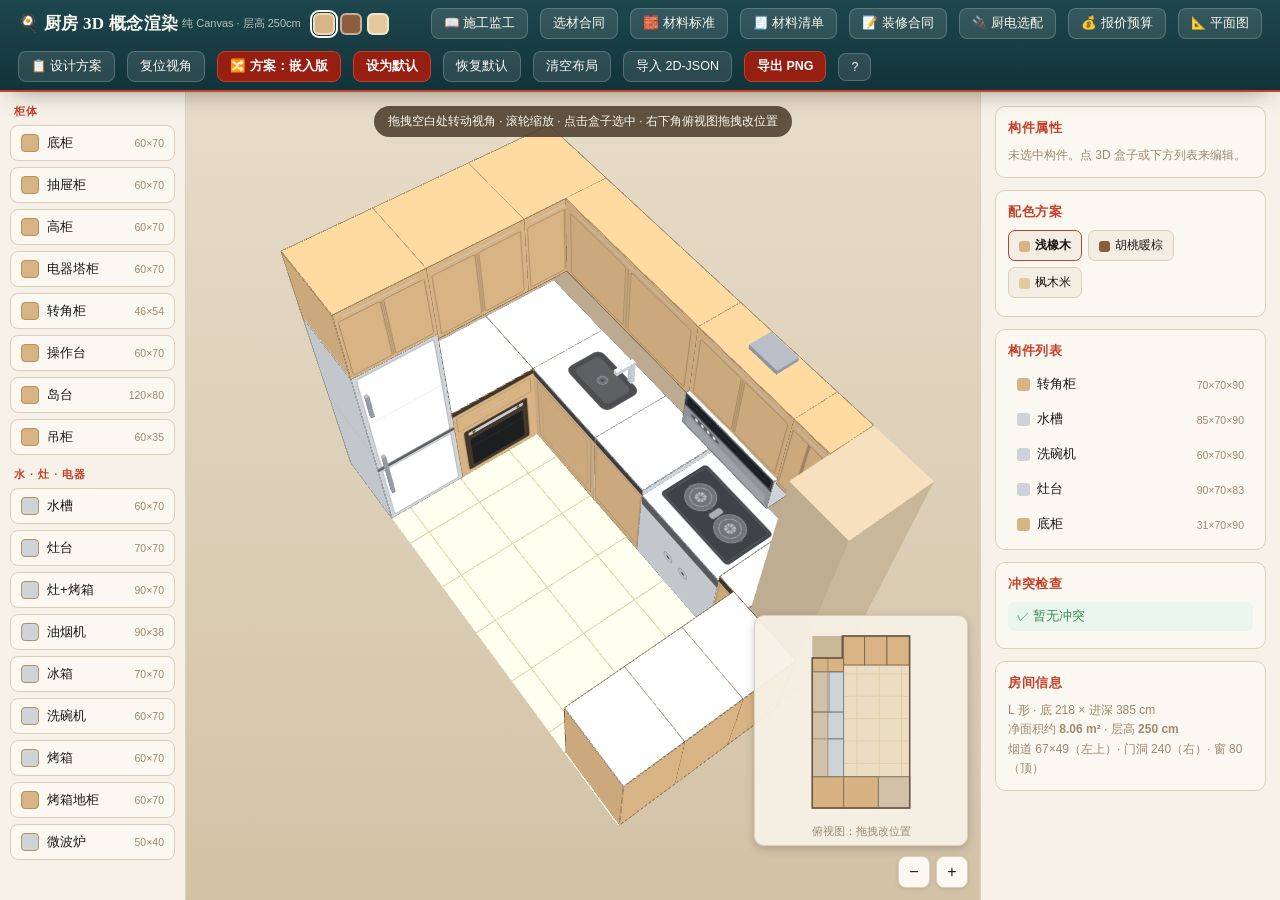
<file: kitchen-3d.html>
<!DOCTYPE html>
<html lang="zh-CN">
<head>
<meta charset="UTF-8">
<meta name="viewport" content="width=device-width, initial-scale=1.0">
<title>厨房 3D 概念渲染 · 原木暖色</title>
<style>
  /* ---- 原木暖色主题变量（与 2D 模块同款） ---- */
  :root{
    --paper:#f3eee3; --stage:#e7ddca; --panel:#f7f2e9; --wood:#1d474d;
    --wood-d:#12333a; --cream:#fbf8f1; --accent:#c63f29; --ink:#1a1713;
    --line:#dccfba; --danger:#c0492e; --ok:#3c8c5a;
  }
  *{box-sizing:border-box;}
  html,body{margin:0;height:100%;font-family:-apple-system,"PingFang SC","Microsoft YaHei",sans-serif;color:var(--ink);background:var(--paper);}
  #app{display:grid;grid-template-columns:186px 1fr 300px;grid-template-rows:auto 1fr;height:100vh;}

  /* ---- 顶栏 ---- */
  #topbar{grid-column:1/4;background:linear-gradient(180deg,var(--wood),var(--wood-d));color:var(--cream);
    display:flex;flex-wrap:wrap;align-items:center;gap:12px;padding:8px 18px;min-height:56px;
    box-shadow:0 8px 26px -12px rgba(0,0,0,.5);border-bottom:2px solid var(--accent);z-index:5;}
  #topbar h1{font-size:17px;margin:0;font-weight:600;letter-spacing:.3px;white-space:nowrap;font-family:"Songti SC","STSong","Fraunces",Georgia,serif;}
  #topbar .sub{font-size:11px;opacity:.7;margin-left:-8px;}
  #topbar .spacer{flex:1;}
  .tbtn{background:rgba(255,255,255,.10);color:var(--cream);border:1px solid rgba(255,255,255,.20);
    border-radius:8px;padding:6px 12px;font-size:12.5px;cursor:pointer;white-space:nowrap;
    transition:background .15s,border-color .15s,transform .15s;}
  .tbtn:hover{background:rgba(255,255,255,.20);border-color:rgba(255,255,255,.42);transform:translateY(-1px);}
  .tbtn.primary{background:#971f12;border-color:var(--accent);font-weight:600;color:#fff;}
  #paletteSel{display:flex;gap:5px;align-items:center;}
  .swatch{width:22px;height:22px;border-radius:6px;border:2px solid rgba(255,255,255,.5);cursor:pointer;}
  .swatch.on{outline:2px solid var(--cream);outline-offset:1px;}

  /* ---- 左侧构件库 ---- */
  #toolbar{grid-row:2;background:var(--panel);border-right:1px solid var(--line);overflow-y:auto;padding:12px 10px;}
  #toolbar .grp{font-size:11px;color:var(--accent);font-weight:700;margin:12px 4px 6px;letter-spacing:1px;}
  #toolbar .grp:first-child{margin-top:0;}
  .mbtn{display:flex;align-items:center;gap:8px;width:100%;background:var(--cream);border:1px solid var(--line);
    border-radius:8px;padding:8px 10px;margin-bottom:6px;cursor:pointer;font-size:13px;color:var(--ink);transition:.12s;}
  .mbtn:hover{border-color:var(--accent);transform:translateX(2px);}
  .mbtn .ic{width:18px;height:18px;border-radius:4px;flex:none;}
  .mbtn .sz{margin-left:auto;font-size:10.5px;color:#9c8a72;}

  /* ---- 中间画布 ---- */
  #stage{grid-row:2;position:relative;background:linear-gradient(180deg,#E7DCC8,#D2C2A6);overflow:hidden;}
  #canvas{width:100%;height:100%;display:block;cursor:grab;touch-action:none;}
  #canvas.dragging{cursor:grabbing;}
  #hint{position:absolute;left:50%;top:14px;transform:translateX(-50%);background:rgba(74,59,42,.86);color:var(--cream);
    font-size:12px;padding:7px 14px;border-radius:20px;pointer-events:none;transition:opacity .4s;white-space:nowrap;}
  #zoombar{position:absolute;right:12px;bottom:12px;display:flex;gap:6px;}
  #zoombar button{width:32px;height:32px;border-radius:8px;border:1px solid var(--line);background:var(--cream);
    cursor:pointer;font-size:16px;color:var(--ink);box-shadow:0 1px 4px rgba(0,0,0,.12);}

  /* ---- 右下角俯视小图 ---- */
  #miniWrap{position:absolute;right:12px;bottom:54px;background:rgba(247,241,230,.94);border:1px solid var(--line);
    border-radius:10px;padding:6px;box-shadow:0 3px 10px rgba(0,0,0,.18);}
  #mini{display:block;width:200px;height:200px;cursor:crosshair;touch-action:none;border-radius:6px;}
  #miniWrap .cap{font-size:10.5px;color:#9c8a72;text-align:center;margin-top:3px;}

  /* ---- 右侧检查面板 ---- */
  #inspector{grid-row:2;background:var(--panel);border-left:1px solid var(--line);overflow-y:auto;padding:14px;}
  .card{background:var(--cream);border:1px solid var(--line);border-radius:10px;padding:12px;margin-bottom:12px;}
  .card h3{margin:0 0 9px;font-size:13px;color:var(--accent);letter-spacing:.5px;}
  .row{display:flex;align-items:center;gap:8px;margin:6px 0;font-size:12.5px;}
  .row label{color:#7a6a52;width:42px;flex:none;}
  .row input[type=number]{width:62px;padding:5px 7px;border:1px solid var(--line);border-radius:6px;font-size:12.5px;}
  .pill{display:inline-block;padding:2px 9px;border-radius:11px;font-size:11.5px;font-weight:600;color:#fff;}
  .ibtn{border:1px solid var(--line);background:var(--paper);border-radius:7px;padding:6px 10px;font-size:12px;cursor:pointer;color:var(--ink);}
  .ibtn:hover{border-color:var(--accent);}
  .ibtn.danger{color:var(--danger);border-color:#e2b6ac;}
  .muted{color:#9c8a72;font-size:12px;line-height:1.6;}
  .warnlist{list-style:none;margin:0;padding:0;font-size:12.5px;}
  .warnlist li{padding:6px 9px;border-radius:6px;margin-bottom:5px;background:#FBEDE9;color:var(--danger);}
  .warnlist li.good{background:#EAF5EE;color:var(--ok);}
  .mlist{list-style:none;margin:0;padding:0;font-size:12.5px;max-height:168px;overflow-y:auto;}
  .mlist li{display:flex;align-items:center;gap:7px;padding:6px 8px;border-radius:7px;margin-bottom:4px;cursor:pointer;border:1px solid transparent;}
  .mlist li:hover{background:var(--paper);}
  .mlist li.on{background:var(--paper);border-color:var(--accent);}
  .mlist li .sw{width:13px;height:13px;border-radius:3px;flex:none;}
  .mlist li .nm{flex:1;}
  .mlist li .dim{font-size:10.5px;color:#9c8a72;}

  /* ---- 弹窗 ---- */
  .modal{position:fixed;inset:0;background:rgba(40,30,20,.45);display:none;align-items:center;justify-content:center;z-index:20;}
  .modal.show{display:flex;}
  .modal .box{background:var(--panel);border-radius:14px;padding:22px;max-width:460px;width:90%;max-height:84vh;overflow-y:auto;box-shadow:0 12px 40px rgba(0,0,0,.3);}
  .modal h2{margin:0 0 12px;font-size:17px;color:var(--wood);}
  .modal .foot{display:flex;gap:8px;justify-content:flex-end;margin-top:16px;}
  .modal kbd{background:var(--cream);border:1px solid var(--line);border-radius:4px;padding:1px 6px;font-size:11px;}
  .modal ul{padding-left:18px;line-height:1.9;font-size:13px;}
</style>
<!-- 本地内置 three.js（UMD 全局版，file:// 离线可用；勿换 three.module.js，会被 CORS 拦） -->
<script src="three.min.js"></script>
</head>
<body>
<div id="app">
  <header id="topbar">
    <h1>🍳 厨房 3D 概念渲染</h1><span class="sub">纯 Canvas · 层高 250cm</span>
    <div id="paletteSel" title="切换配色"></div>
    <div class="spacer"></div>
    <a class="tbtn" href="index.html" style="text-decoration:none" title="装修施工流程与现场监工指南">📖 施工监工</a>
    <a class="tbtn" href="materials-contract.html" style="text-decoration:none" title="选材决策与合同避坑指南">选材合同</a>
    <a class="tbtn" href="materials-standards.html" style="text-decoration:none" title="材料/五金/门板标准与选购">🧱 材料标准</a>
    <a class="tbtn" href="materials-list.html" style="text-decoration:none" title="全屋材料清单·规格与标准">🧾 材料清单</a>
    <a class="tbtn" href="contract.html" style="text-decoration:none" title="装修合同成稿">📝 装修合同</a>
    <a class="tbtn" href="kitchen-appliances.html" style="text-decoration:none" title="嵌入式蒸箱/油烟机/微波炉选配与安装隔热规范">🔌 厨电选配</a>
    <a class="tbtn" href="kitchen-budget.html" style="text-decoration:none" title="北上广国产高端完整分项报价·预算区间约6.6–12.1万">💰 报价预算</a>
    <a class="tbtn" href="kitchen-planner.html" style="text-decoration:none" title="2D 平面规划器">📐 平面图</a>
    <a class="tbtn" href="kitchen-design.html" style="text-decoration:none" title="定稿设计方案与现场复核清单">📋 设计方案</a>
    <button class="tbtn" id="btnReset">复位视角</button>
    <button class="tbtn primary" id="btnPreset" title="在「台面版（转角台面+灶具一体）」和「塔柜版（满高电器塔柜）」两套方案间一键切换">🔀 方案</button>
    <button class="tbtn primary" id="btnSetDefault" title="把当前布局存为默认；之后「恢复默认」和换设备首次打开都会用它">设为默认</button>
    <button class="tbtn" id="btnRestoreDefault" title="把当前布局还原成已保存的默认（默认本身不变）">恢复默认</button>
    <button class="tbtn" id="btnClear">清空布局</button>
    <button class="tbtn" id="btnImport">导入 2D-JSON</button>
    <input type="file" id="importFile" accept="application/json" style="display:none;">
    <button class="tbtn primary" id="btnPng">导出 PNG</button>
    <button class="tbtn" id="btnHelp">?</button>
  </header>

  <aside id="toolbar"></aside>

  <main id="stage">
    <canvas id="canvas"></canvas>
    <div id="hint">拖拽空白处转动视角 · 滚轮缩放 · 点击盒子选中 · 右下角俯视图拖拽改位置</div>
    <div id="zoombar">
      <button id="zoomOut">−</button><button id="zoomIn">+</button>
    </div>
    <div id="miniWrap">
      <canvas id="mini" width="200" height="200"></canvas>
      <div class="cap">俯视图：拖拽改位置</div>
    </div>
  </main>

  <aside id="inspector">
    <div class="card" id="selCard"><h3>构件属性</h3><div id="selBody" class="muted">未选中构件。点 3D 盒子或下方列表来编辑。</div></div>
    <div class="card"><h3>配色方案</h3><div id="palBody" class="muted"></div></div>
    <div class="card"><h3>构件列表</h3><ul class="mlist" id="listBody"></ul></div>
    <div class="card"><h3>冲突检查</h3><ul class="warnlist" id="warnBody"></ul></div>
    <div class="card"><h3>房间信息</h3><div id="roomBody" class="muted"></div></div>
  </aside>
</div>

<!-- 帮助弹窗 -->
<div class="modal" id="helpModal"><div class="box">
  <h2>怎么用</h2>
  <ul>
    <li><b>转动视角</b>：在 3D 空白处按住拖动（改方位角 / 仰角）</li>
    <li><b>缩放</b>：鼠标滚轮拉近 / 推远</li>
    <li><b>选中</b>：点击 3D 盒子，或点右侧「构件列表」条目</li>
    <li><b>移动</b>：右下角俯视图里拖拽矩形改 X/Y（自动吸附墙体 / 邻柜）</li>
    <li><b>微调</b>：选中后方向键移动 1cm（按住 <kbd>Shift</kbd> 移 5cm）</li>
    <li><b>尺寸</b>：右侧属性面板改 宽W / 深D / 高H；吊柜「离地」可手动调（默认贴住房顶）</li>
    <li><b>旋转</b>：选中后按 <kbd>R</kbd> 或属性面板按钮（每次 90°）</li>
    <li><b>删除</b>：选中后按 <kbd>Del</kbd> / <kbd>⌫</kbd></li>
  </ul>
  <p class="muted">层高固定 <b>250cm</b>（与平面规划器一致）。数据自动存本机；
  「<b>设为默认</b>」把当前布局存为默认，「<b>恢复默认</b>」一键还原到它（默认不随之后的改动而变；清浏览器数据会丢失该默认）；
  「导入 2D-JSON」可读入平面规划器导出的 .json，高度按类型默认值生成、可再调。</p>
  <div class="foot"><button class="tbtn primary" id="helpClose">知道了</button></div>
</div></div>

<script>
"use strict";
// =====================================================================
// 厨房 3D 概念渲染 —— Three.js (WebGL) 真深度缓冲；依赖本地 three.min.js，可离线 file:// 打开
// 世界坐标：X=宽(0..bottom)、Y=进深(0..right)、Z=高(0..250)
// 与 2D 模块（kitchen-planner.html）共用 MODULE_TYPES / PALETTES / DEFAULT_ROOM / footprint
// =====================================================================

// ===================== 配置数据（抄准 2D，保证坐标/数据一致） =====================

// 构件类型库（俯视尺寸 cm；layer=floor 落地 / upper 吊装；role 用于取色分类）
const MODULE_TYPES = {
  base:    {label:'底柜',    w:60,  d:70, layer:'floor', role:'cabinet'},
  tall:    {label:'高柜',    w:60,  d:70, layer:'floor', role:'cabinet'},
  tower:   {label:'电器塔柜',w:60,  d:70, layer:'floor', role:'cabinet'},
  drawer:  {label:'抽屉柜',  w:60,  d:70, layer:'floor', role:'cabinet'},
  corner:  {label:'转角柜',  w:46,  d:54, layer:'floor', role:'cabinet'},
  counter: {label:'操作台',  w:60,  d:70, layer:'floor', role:'counter'},
  island:  {label:'岛台',    w:120, d:80, layer:'floor', role:'counter'},
  wall:    {label:'吊柜',    w:60,  d:35, layer:'upper', role:'cabinet'},
  sink:    {label:'水槽',    w:60,  d:70, layer:'floor', role:'sink'},
  cooktop: {label:'灶台',    w:70,  d:70, layer:'floor', role:'cooktop'},
  range:   {label:'灶+烤箱', w:90,  d:70, layer:'floor', role:'cooktop'},
  fridge:  {label:'冰箱',    w:70,  d:70, layer:'floor', role:'fridge'},
  dish:    {label:'洗碗机',  w:60,  d:70, layer:'floor', role:'appliance'},
  oven:    {label:'烤箱',    w:60,  d:70, layer:'floor', role:'appliance'},
  ovenbase:{label:'烤箱地柜',w:60,  d:70, layer:'floor', role:'cabinet'},
  micro:   {label:'微波炉',  w:50,  d:40, layer:'upper', role:'appliance'},
  hood:    {label:'油烟机',  w:90,  d:38, layer:'upper', role:'appliance'},
};
const TOOL_GROUPS = [
  {name:'柜体', types:['base','drawer','tall','tower','corner','counter','island','wall']},
  {name:'水 · 灶 · 电器', types:['sink','cooktop','range','hood','fridge','dish','oven','ovenbase','micro']},
];

// 3D 高度默认表（单位 cm；层高=250）。h=构件自身高度，baseZ=底面离地高度，顶面=baseZ+h
// 注：吊柜(wall)的 baseZ 由 resolveLayout 按「层高-高」实时重算贴顶，此处 180 仅为兜底初值
const DEFAULT_H     = {base:83, tall:220, tower:220, drawer:83, corner:95, counter:83, island:90, wall:70,  sink:95, cooktop:83, range:83, fridge:185, dish:95, oven:60, ovenbase:90, micro:35, hood:33};
const DEFAULT_BASEZ = {base:0,  tall:0,   tower:0,    drawer:0,  corner:0,  counter:0,  island:0,  wall:180, sink:0,  cooktop:0,  range:0,  fridge:0,   dish:0,  oven:85, ovenbase:0, micro:150, hood:152};

// 原木暖色配色方案（直接复用 2D 的颜色键）
const PALETTES = [
  {name:'浅橡木', floor:'#EBDCC4', grid:'#E0CDA9', cabinet:'#D8B384', cabinetEdge:'#B98F5E',
   counter:'#F3ECDD', appliance:'#CDD3D7', applianceEdge:'#9AA2A8', wall:'#C7B59A', line:'#6B5640',
   text:'#4A3B2A', accent:'#B5793B', flue:'#C9B79A'},
  {name:'胡桃暖棕', floor:'#D8BD97', grid:'#CBAE83', cabinet:'#8C5E3B', cabinetEdge:'#5E3D22',
   counter:'#E7D9C0', appliance:'#BCC2C6', applianceEdge:'#8C9296', wall:'#B6A079', line:'#4A3320',
   text:'#3A2A1A', accent:'#A6612E', flue:'#B59A73'},
  {name:'枫木米', floor:'#E5D0AA', grid:'#DCC399', cabinet:'#E4C99C', cabinetEdge:'#C2A06F',
   counter:'#FBF6EC', appliance:'#CFD5D9', applianceEdge:'#9AA2A8', wall:'#CDBC9A', line:'#7A6347',
   text:'#50402C', accent:'#C08A4A', flue:'#D2BD96'},
];

// 房间默认参数（用户实测 · L 形）。注意：本模块层高一律 250
const CEILING = 250;
const DEFAULT_ROOM = {bottom:218, right:385, flueW:67, flueD:49, doorW:240, doorFromBottom:80, winW:80, winFromLeft:0, ceiling:CEILING};
const ROOM_FIELDS = [
  ['bottom','底墙宽'],['right','右墙高(全进深)'],['flueW','烟道宽'],['flueD','烟道深'],
  ['doorW','门洞宽'],['doorFromBottom','门距底墙'],['winW','窗宽'],['winFromLeft','窗距顶墙左端'],['ceiling','层高'],
];
// 偏移类字段：值是「距某墙的距离」，0 合法(=贴墙)；其余为尺寸字段，必须 >0。区分二者用于参数校验
const OFFSET_FIELDS = new Set(['winFromLeft','doorFromBottom']);

// ===================== 房间几何（抄自 2D buildRoom） =====================
function buildRoom(p){
  const L = p.right - p.flueD;          // 左墙高
  const topW = p.bottom - p.flueW;      // 顶墙长
  const poly = [[0,0],[0,L],[p.flueW,L],[p.flueW,p.right],[p.bottom,p.right],[p.bottom,0]];
  const flue = {minX:0, minY:L, maxX:p.flueW, maxY:p.right};
  const door = {x:p.bottom, y0:p.doorFromBottom, y1:p.doorFromBottom+p.doorW};
  const win  = {y:p.right, x0:p.flueW+p.winFromLeft, x1:p.flueW+p.winFromLeft+p.winW};
  return {params:p, L, topW, poly, flue, door, win, bounds:{minX:0,minY:0,maxX:p.bottom,maxY:p.right},
          xLines:[0,p.flueW,p.bottom], yLines:[0,L,p.right]};
}

// 注：原手写向量库 V 已移除——几何计算改由 Three.js 承担（向量/矩阵/投影/深度缓冲均内建）。

// ===================== 状态 =====================
const LS3 = 'kitchen-3d-v11';     // 独立 key，不污染 2D；v11=三预设(嵌入版/台面版/塔柜版)顶栏循环切换、新增 ovenbase 烤箱地柜类型、默认改嵌入版；旧 v10 工作存档与默认槽一并让位，下次开页用新默认
const LS3_DEF = LS3 + '-default'; // 用户「设为默认」存的槽：恢复默认 / 换设备首开都优先用它，无此槽才回退写死的 starterModules()
const LS2 = 'kitchen-planner-v1'; // 仅用于「从 2D 衔接」时按钮提示，不写
let state = null, room = null;

// 球面相机：az 方位角 / el 仰角（弧度）/ dist 距离 / target 看向点
const cam = {az: Math.PI*0.30, el: Math.PI*0.32, dist: 720, target:[0,0,90]};
// 设备像素比（供 renderer.setPixelRatio 用）
let dpr = 1;

function uid(){ return 'm'+Date.now().toString(36)+Math.floor(Math.random()*1e4).toString(36); }

// 起始布局 = 三套定稿预设（8m² L 形），顶栏「🔀 方案」一键循环切换：
//   embed  （嵌入版·默认）：灶台纯灶头，烤箱独立做成「烤箱地柜」嵌在冰箱旁，灶下不再放烤箱
//   counter（台面版）：拆电器塔→底柜90台面+上吊柜、灶具一体(灶+下烤箱)、无微波炉
//   tower  （塔柜版）：原方案，底墙中段为满高微蒸烤电器塔柜、灶台为纯灶头（烤箱在塔柜里）
// 仅声明「意图」（类型/位置/朝向/尺寸/自身高度）；baseZ（离地）交给 resolveLayout 规则引擎算。
const PRESET_LABELS = { counter:'台面版', tower:'塔柜版', embed:'嵌入版' };
const DEFAULT_PRESET = 'embed';
function starterModules(preset){
  const mk = (type,x,y,rot,w,d,h)=>({id:uid(), type, x, y, rot, w, d, h, baseZ:0});
  return [
    // —— 左墙（自下而上）= 转角 → 水槽 → 洗碗机 → 灶 → 备餐；台面统一90，沉灶低7cm ——
    mk('corner', 35, 35, 90, 70,70, 90),   // 左下转角柜：70×70 贴双墙
    mk('sink',   35,112.5,90,85,70, 90),   // 水槽柜85：缩窄让位洗碗机加宽（深70）
    mk('dish',   35,185, 90,60,70, 90),    // 洗碗机60嵌入：标准嵌入宽（深70）
    // 灶：仅台面版用 range（灶+下烤箱一体）；嵌入版/塔柜版用 cooktop（纯灶头，烤箱另置）
    mk(preset==='counter'?'range':'cooktop', 35,260, 90, 90,70, 83), // 双头燃气灶（方太 TEK20）沉灶低7cm（柜体90深70）
    mk('base',   35,320.5,90, 31,70, 90),  // 灶旁备餐落台31（深70，缩窄避让烟道）
    // —— 底墙中段（连续无缝：左缘 70→148）：嵌入版=烤箱地柜+上吊柜；台面版=底柜90台面+上吊柜；塔柜版=满高微蒸烤电器塔柜 ——
    ...(preset==='tower'
      ? [ mk('tower',   109,35, 0, 78,70,250) ]   // 微蒸烤塔柜：贴转角(左缘70)，宽78、深70（满高，上方无吊柜）
      : preset==='embed'
      ? [ mk('ovenbase',109,35, 0, 78,70, 90),    // 嵌入式烤箱地柜：灶下烤箱搬来冰箱旁，宽78深70（上方有吊柜）
          mk('wall',    109,35, 0, 78,70, 70) ]   // 烤箱地柜上方吊柜：与转角顶吊柜齐底(180)连成上排
      : [ mk('base',    109,35, 0, 78,70, 90),    // 台面版：原塔柜位改底柜+90台面，与转角台面连成一片
          mk('wall',    109,35, 0, 78,70, 70) ]), // 台面段上方吊柜：与转角顶吊柜齐底(180)连成上排
    mk('fridge',183,  35, 0, 70,70,185),   // 嵌入冰箱70：贴中段(左缘148)，零缝隙到底墙218
    // —— 顶墙窗下 = 3 连看景备餐台（深65，填满 x70–217）——
    mk('base',   93.5,352.5,180, 47,65, 90),// 窗下备餐台①：左缘70、宽47（避让左墙深柜）
    mk('base',  142,  352.5,180, 50,65, 90),// 窗下备餐台②：深65
    mk('base',  192,  352.5,180, 50,65, 90),// 窗右备餐台③：深65
    // —— 吊装层（油烟机自动挂高；吊柜默认贴住房顶，离地可在属性面板手动调）——
    mk('hood',   19,260, 90, 90,38, 33),   // 油烟机 CXW-358-V10-G：欧式顶吸T型，灶上方（深38贴墙，随灶下移）
    mk('wall',   17.5,142.5,90,145,35, 70),// 左墙吊柜①：水槽+洗碗机段（随下柜下移）
    mk('wall',   17.5,260, 90, 90,35, 65), // 左墙吊柜②：油烟机上方（随下柜下移）
    mk('wall',   17.5,320.5,90, 31,35, 70),// 左墙吊柜③：左备餐上方（随备餐缩窄下移）
    mk('wall',   35, 35, 0, 70,70, 70),    // 转角上方吊柜：随转角70×70
    mk('wall',  183, 35, 0, 70,70, 65),    // 冰箱顶吊柜：深70 与冰箱前脸齐平；因冰箱高185到顶仅余65
  ];
}

// ===================== 规则引擎：自动算 baseZ（任意布局都不穿模的本体） =====================
// 挂装高度规则（cm）：嵌入电器底高 / 固定电器标准挂高，替代写死的 baseZ。
const MOUNT = { micro:150, hood:152, oven:85 };
// 三遍定位：
//   1) 落地件 → 固定底高（多数 0，oven 嵌入 85）
//   2) 固定电器（油烟机 / 微波炉）→ 标准挂高，脚下压着更高落地件则抬到其顶
//   3) 吊柜 → 默认顶面贴住房顶（baseZ = 层高 - 自身高度）；用户手动调过离地(manualZ)则尊重其值
function resolveLayout(mods){
  const stackOn = (m, alsoAppliances)=>{
    const fp = footprint(m);
    let z = MOUNT[m.type] ?? (MODULE_TYPES[m.type].layer==='upper' ? 150 : 0);
    for(const o of mods){
      if(o.id===m.id) continue;
      const ol = MODULE_TYPES[o.type].layer;
      const consider = ol==='floor' || (alsoAppliances && (o.type==='hood' || o.type==='micro'));
      if(consider && rectsOverlap(fp, footprint(o))) z = Math.max(z, o.baseZ + o.h);
    }
    m.baseZ = z; clampHeight(m);
  };
  for(const m of mods) if(MODULE_TYPES[m.type].layer==='floor'){ m.baseZ = MOUNT[m.type] ?? 0; clampHeight(m); }
  for(const m of mods) if(m.type==='hood' || m.type==='micro') stackOn(m, false);
  // 吊柜：默认顶面贴住房顶；一旦手动设过离地(manualZ)就不再自动覆盖，只夹紧到合法区间
  for(const m of mods) if(m.type==='wall'){ if(!m.manualZ) m.baseZ = CEILING - m.h; clampHeight(m); }
}
// 优先返回用户「设为默认」保存的布局；没有该槽才回退到写死的开局布局
function defaultState(){ return readStateFrom(LS3_DEF) || {paletteIndex:0, roomParams:{...DEFAULT_ROOM}, modules:starterModules(DEFAULT_PRESET), selectedId:null, preset:DEFAULT_PRESET}; }

// 校验配色索引（防越界崩溃）
function safePaletteIndex(v){ return (Number.isInteger(v) && v>=0 && v<PALETTES.length) ? v : 0; }
// 房间参数逐字段强制正数；层高一律覆盖为 250
function sanitizeRoomParams(obj){
  const out = {...DEFAULT_ROOM};
  // 逐字段强制正数并夹紧上限：bottom/right 限 1500cm，其余构造尺寸限 1200cm，
  // 防止导入异常 JSON（如 1e6）让地板网格生成数万根线段卡死。层高随后被强制覆盖。
  if(obj && typeof obj==='object'){
    for(const [k] of ROOM_FIELDS){
      const v=+obj[k];
      // 偏移字段允许 0(贴墙)，尺寸字段仍要求 >0
      const minOK = OFFSET_FIELDS.has(k) ? v>=0 : v>0;
      if(!isNaN(v) && minOK) out[k]=Math.min(v, (k==='bottom'||k==='right')?1500:1200);
    }
  }
  out.ceiling = CEILING;
  return out;
}
// 规范化 2D module（抄自 2D normalizeModule）
function normalizeModule(m){
  const t = MODULE_TYPES[m.type] || MODULE_TYPES.base;
  return {id:m.id||uid(), type:MODULE_TYPES[m.type]?m.type:'base',
          x:+m.x||0, y:+m.y||0, w:+m.w||t.w, d:+m.d||t.d, rot:((+m.rot||0)%360+360)%360};
}
// 把 2D module 补全 h/baseZ（2D 无高度信息时按类型默认表给）
function enrich(raw){
  const m = normalizeModule(raw);
  const dh = DEFAULT_H[m.type] ?? 85, dz = DEFAULT_BASEZ[m.type] ?? 0;
  m.h     = (+raw.h > 0) ? +raw.h : dh;
  m.baseZ = (raw.baseZ != null && +raw.baseZ >= 0) ? +raw.baseZ : dz;
  // 透传「手动调过离地」脏标记（仅吊柜用到）：normalizeModule 会丢弃未知字段，需在此恢复
  m.manualZ = !!raw.manualZ;
  clampHeight(m);
  return m;
}
// 层高约束：先夹 h，再据此夹 baseZ，避免上限为负产生 NaN
function clampHeight(m){
  m.h = Math.max(10, Math.min(CEILING, m.h));
  m.baseZ = Math.max(0, Math.min(CEILING - m.h, m.baseZ));
}

// 从指定 localStorage 键读取并复原 state（补全模块高度、夹尺寸）；无数据/损坏返回 null
function readStateFrom(key){
  try{
    const s = JSON.parse(localStorage.getItem(key));
    if(s && Array.isArray(s.modules)){
      return {paletteIndex:safePaletteIndex(s.paletteIndex), roomParams:sanitizeRoomParams(s.roomParams),
              modules:s.modules.map(enrich), selectedId:null,
              preset:(s.preset==='tower'||s.preset==='counter')?s.preset:DEFAULT_PRESET};
    }
  }catch(e){}
  return null;
}
function loadState(){ return readStateFrom(LS3) || defaultState(); }
function persist(){
  try{ localStorage.setItem(LS3, JSON.stringify({paletteIndex:state.paletteIndex, roomParams:state.roomParams, modules:state.modules, preset:state.preset})); }catch(e){}
}
// 任何改动后统一调用：存盘 + 重画 + 刷新面板
function commit(){ persist(); render(); updateInspector(); }
// 几何 / 位置变更后重画 3D + 俯视小图（拖拽 / 实时改尺寸用）；不重建右侧属性面板，避免抢输入焦点。
// 注意：内部走全量 render()（含 resolveLayout/重建网格），并非只刷相机——相机轨道请用 renderScene()。
function renderOnly(){ render(); renderMini(); }

// ===================== 几何辅助（抄自 2D） =====================
// 旋转后的占地包围盒（rot 为 90 倍数时交换 w/d）
function footprint(m){
  const swap = (m.rot % 180 !== 0);
  const sx = swap ? m.d : m.w, sy = swap ? m.w : m.d;
  return {sx, sy, minX:m.x-sx/2, maxX:m.x+sx/2, minY:m.y-sy/2, maxY:m.y+sy/2};
}
function rectsOverlap(a,b){ return a.minX<b.maxX-0.5 && a.maxX>b.minX+0.5 && a.minY<b.maxY-0.5 && a.maxY>b.minY+0.5; }
const floorMods = ()=> state.modules.filter(m=>MODULE_TYPES[m.type].layer==='floor');
const clamp = (v,lo,hi)=> Math.max(lo, Math.min(hi, v));

// ===================== 取色 / 光照常量（供贴图绘制与 Three 灯光复用） =====================
const FOV = 42;                        // 透视相机竖直视场角（度），与原投影口径一致
const LIGHT_DIR = [-0.4,-0.5,-0.9];    // 来光方向（世界）：斜上方；Three 平行光置于其反向
// 解析 '#rrggbb' → [r,g,b]
function hex2rgb(hex){ return [parseInt(hex.slice(1,3),16), parseInt(hex.slice(3,5),16), parseInt(hex.slice(5,7),16)]; }
// rgb 数组 × 系数 → css 字符串
function shadeRGB(rgb,k,alpha){
  const c=v=>Math.max(0,Math.min(255,Math.round(v*k)));
  return alpha!=null ? `rgba(${c(rgb[0])},${c(rgb[1])},${c(rgb[2])},${alpha})`
                     : `rgb(${c(rgb[0])},${c(rgb[1])},${c(rgb[2])})`;
}
// 构件基色（与 2D drawModule 同一分类逻辑）
function baseColorOf(m, P){
  const role = MODULE_TYPES[m.type].role;
  if(role==='counter') return hex2rgb(P.counter);
  if(role==='appliance'||role==='fridge'||role==='sink'||role==='cooktop') return hex2rgb(P.appliance);
  return hex2rgb(P.cabinet);
}

// ===================== 构件造型细节系统（decal 面贴花 + subVolume 子体量） =====================
// 数据驱动:DETAILS[type] 声明每类构件造型;未登记的 type 自动退回纯盒(向后兼容)。
// 安全开关:任一置 false 即回退纯盒渲染,排序/命中不受影响。
let DECAL_ON = true, SUBVOL_ON = true;
// 每个 type 一个独立对象字面量(可并行各写一类、互不冲突)。
const DETAILS = {
  "cooktop": {"decals":{"top":[{"kind":"rect","x":0.067,"y":0.178,"w":0.866,"h":0.643,"r":0.04,"fill":"_glass"},{"kind":"rect","x":0.09,"y":0.205,"w":0.82,"h":0.59,"r":0.03,"stroke":"_metal","lw":1,"alpha":0.45},{"kind":"circle","cx":0.32,"cy":0.5,"rx":0.135,"fill":"_dark","stroke":"_steel","lw":1.5},{"kind":"circle","cx":0.32,"cy":0.5,"rx":0.092,"stroke":"_steel","lw":2},{"kind":"circle","cx":0.32,"cy":0.5,"rx":0.05,"fill":"_steel","stroke":"_dark","lw":1},{"kind":"line","x1":0.17,"y1":0.5,"x2":0.47,"y2":0.5,"stroke":"_dark","lw":3.2},{"kind":"line","x1":0.32,"y1":0.34,"x2":0.32,"y2":0.66,"stroke":"_dark","lw":3.2},{"kind":"line","x1":0.215,"y1":0.39,"x2":0.425,"y2":0.61,"stroke":"_dark","lw":2.4,"alpha":0.8},{"kind":"line","x1":0.215,"y1":0.61,"x2":0.425,"y2":0.39,"stroke":"_dark","lw":2.4,"alpha":0.8},{"kind":"circle","cx":0.7,"cy":0.5,"rx":0.135,"fill":"_dark","stroke":"_steel","lw":1.5},{"kind":"circle","cx":0.7,"cy":0.5,"rx":0.092,"stroke":"_steel","lw":2},{"kind":"circle","cx":0.7,"cy":0.5,"rx":0.05,"fill":"_steel","stroke":"_dark","lw":1},{"kind":"line","x1":0.55,"y1":0.5,"x2":0.85,"y2":0.5,"stroke":"_dark","lw":3.2},{"kind":"line","x1":0.7,"y1":0.34,"x2":0.7,"y2":0.66,"stroke":"_dark","lw":3.2},{"kind":"line","x1":0.595,"y1":0.39,"x2":0.805,"y2":0.61,"stroke":"_dark","lw":2.4,"alpha":0.8},{"kind":"line","x1":0.595,"y1":0.61,"x2":0.805,"y2":0.39,"stroke":"_dark","lw":2.4,"alpha":0.8},{"kind":"rect","x":0.47,"y":0.42,"w":0.06,"h":0.16,"r":0.02,"fill":"_metal","alpha":0.6}],"front":[{"kind":"rect","x":0,"y":0,"w":1,"h":0.13,"fill":"_dark"},{"kind":"circle","cx":0.4,"cy":0.52,"rx":0.055,"fill":"_metal","stroke":"_dark","lw":1.5},{"kind":"circle","cx":0.4,"cy":0.52,"rx":0.02,"fill":"_dark"},{"kind":"circle","cx":0.6,"cy":0.52,"rx":0.055,"fill":"_metal","stroke":"_dark","lw":1.5},{"kind":"circle","cx":0.6,"cy":0.52,"rx":0.02,"fill":"_dark"}]}},
  "hood": {"decals":{"front":[{"kind":"rect","x":0,"y":0,"w":1,"h":0.4,"r":0.02,"fill":"_glass"},{"kind":"rect","x":0.02,"y":0.05,"w":0.96,"h":0.3,"r":0.03,"fill":"_glass","stroke":"_steel","lw":1,"alpha":0.9},{"kind":"line","x1":0.04,"y1":0.2,"x2":0.96,"y2":0.2,"stroke":"_hi","lw":1,"alpha":0.3},{"kind":"rect","x":0,"y":0.38,"w":1,"h":0.62,"r":0.04,"fill":"_steel"},{"kind":"rect","x":0.04,"y":0.66,"w":0.92,"h":0.3,"r":0.03,"fill":"_metal","alpha":0.3},{"kind":"line","x1":0,"y1":0.4,"x2":1,"y2":0.4,"stroke":"_dark","lw":1.2},{"kind":"rect","x":0.58,"y":0.46,"w":0.34,"h":0.12,"r":0.5,"fill":"_dark"},{"kind":"circle","cx":0.64,"cy":0.52,"rx":0.016,"fill":"_hi"},{"kind":"circle","cx":0.71,"cy":0.52,"rx":0.016,"fill":"_hi"},{"kind":"circle","cx":0.78,"cy":0.52,"rx":0.016,"fill":"_hi"},{"kind":"circle","cx":0.85,"cy":0.52,"rx":0.016,"fill":"_hi"},{"kind":"line","x1":0.08,"y1":0.52,"x2":0.32,"y2":0.52,"stroke":"_metal","lw":1,"alpha":0.6}],"bottom":[{"kind":"rect","x":0,"y":0,"w":1,"h":1,"fill":"_steel"},{"kind":"rect","x":0.1,"y":0.16,"w":0.8,"h":0.68,"r":0.03,"fill":"_dark"},{"kind":"line","x1":0.1,"y1":0.26,"x2":0.9,"y2":0.26,"stroke":"_steel","lw":1},{"kind":"line","x1":0.1,"y1":0.35,"x2":0.9,"y2":0.35,"stroke":"_steel","lw":1},{"kind":"line","x1":0.1,"y1":0.44,"x2":0.9,"y2":0.44,"stroke":"_steel","lw":1},{"kind":"line","x1":0.1,"y1":0.53,"x2":0.9,"y2":0.53,"stroke":"_steel","lw":1},{"kind":"line","x1":0.1,"y1":0.62,"x2":0.9,"y2":0.62,"stroke":"_steel","lw":1},{"kind":"line","x1":0.1,"y1":0.71,"x2":0.9,"y2":0.71,"stroke":"_steel","lw":1},{"kind":"circle","cx":0.3,"cy":0.5,"rx":0.05,"fill":"_hi","alpha":0.5},{"kind":"circle","cx":0.7,"cy":0.5,"rx":0.05,"fill":"_hi","alpha":0.5}]},"subs":[{"rel":{"dx":0,"dy":-7,"dz":50,"w":26,"d":18,"h":70},"colorKey":"_steel"}]},
  "sink": {"decals":{"top":[{"kind":"rect","x":0,"y":0,"w":1,"h":1,"fill":"counter"},{"kind":"rect","x":0.18,"y":0.2,"w":0.64,"h":0.5,"r":0.08,"fill":"_shadow","stroke":"_dark","lw":1.5},{"kind":"rect","x":0.24,"y":0.27,"w":0.52,"h":0.36,"r":0.06,"fill":"_dark","alpha":0.5},{"kind":"circle","cx":0.5,"cy":0.45,"rx":0.05,"fill":"_dark","stroke":"_metal","lw":1},{"kind":"circle","cx":0.5,"cy":0.45,"rx":0.018,"fill":"_shadow"}],"front":[{"kind":"rect","x":0,"y":0,"w":1,"h":1,"fill":"cabinet"},{"kind":"rect","x":0,"y":0,"w":1,"h":0.08,"fill":"_shadow"},{"kind":"rect","x":0.06,"y":0.12,"w":0.88,"h":0.82,"r":0.015,"stroke":"_dark","lw":1.5},{"kind":"rect","x":0.12,"y":0.18,"w":0.76,"h":0.7,"r":0.01,"stroke":"_dark","lw":1,"alpha":0.6},{"kind":"line","x1":0.3,"y1":0.86,"x2":0.7,"y2":0.86,"stroke":"_metal","lw":3}]},"subs":[{"rel":{"dx":-16,"dy":-20,"dz":60,"w":4,"d":4,"h":24},"colorKey":"_metal"},{"rel":{"dx":-16,"dy":-11,"dz":70,"w":4,"d":15,"h":4},"colorKey":"_metal"}]},
  "fridge": {"decals":{"front":[{"kind":"rect","x":0.05,"y":0.02,"w":0.9,"h":0.585,"r":0.02,"fill":"_hi","stroke":"_dark","lw":1},{"kind":"rect","x":0.05,"y":0.635,"w":0.9,"h":0.345,"r":0.02,"fill":"_hi","stroke":"_dark","lw":1},{"kind":"rect","x":0,"y":0.605,"w":1,"h":0.02,"fill":"_dark"},{"kind":"line","x1":0.07,"y1":0.3,"x2":0.93,"y2":0.3,"stroke":"_dark","lw":1,"alpha":0.35},{"kind":"line","x1":0.05,"y1":0.02,"x2":0.05,"y2":0.98,"stroke":"_dark","lw":1,"alpha":0.4}],"left":[{"kind":"line","x1":0.5,"y1":0.02,"x2":0.5,"y2":0.98,"stroke":"_dark","lw":1,"alpha":0.3}],"right":[{"kind":"line","x1":0.5,"y1":0.02,"x2":0.5,"y2":0.98,"stroke":"_dark","lw":1,"alpha":0.3}]},"subs":[{"rel":{"dx":28,"dy":36,"dz":58,"w":3,"d":4,"h":24},"colorKey":"_steel"},{"rel":{"dx":28,"dy":36,"dz":-30,"w":3,"d":4,"h":50},"colorKey":"_steel"}]},
  "oven": {"decals":{"front":[{"kind":"rect","x":0.04,"y":0.78,"w":0.92,"h":0.18,"r":0.02,"fill":"_metal"},{"kind":"circle","cx":0.16,"cy":0.87,"rx":0.035,"fill":"_dark","stroke":"_steel","lw":1},{"kind":"circle","cx":0.84,"cy":0.87,"rx":0.035,"fill":"_dark","stroke":"_steel","lw":1},{"kind":"rect","x":0.34,"y":0.84,"w":0.32,"h":0.06,"r":0.015,"fill":"_glass"},{"kind":"rect","x":0.06,"y":0.06,"w":0.88,"h":0.66,"r":0.03,"fill":"_shadow"},{"kind":"rect","x":0.14,"y":0.16,"w":0.72,"h":0.46,"r":0.025,"fill":"_glass"},{"kind":"rect","x":0.14,"y":0.16,"w":0.72,"h":0.46,"r":0.025,"stroke":"_hi","lw":1.5,"alpha":0.4}]},"subs":[{"rel":{"dx":0,"dy":30,"dz":16,"w":42,"d":3,"h":3},"colorKey":"_steel"}]},
  "micro": {"decals":{"front":[{"kind":"rect","x":0.04,"y":0.08,"w":0.74,"h":0.84,"r":0.03,"fill":"_glass"},{"kind":"rect","x":0.82,"y":0.08,"w":0.14,"h":0.84,"r":0.02,"fill":"_metal"},{"kind":"circle","cx":0.89,"cy":0.74,"rx":0.025,"fill":"_hi","stroke":"_steel","lw":1},{"kind":"circle","cx":0.89,"cy":0.62,"rx":0.025,"fill":"_hi","stroke":"_steel","lw":1},{"kind":"line","x1":0.1,"y1":0.8,"x2":0.72,"y2":0.8,"stroke":"_steel","lw":3}]}},
  "tower": {"subs":[{"rel":{"dx":0,"dy":30,"dz":-4,"w":42,"d":3,"h":3},"colorKey":"_steel"},{"rel":{"dx":0,"dy":30,"dz":37,"w":36,"d":3,"h":3},"colorKey":"_steel"}],"decals":{"front":[{"kind":"rect","x":0,"y":0,"w":1,"h":0.04,"fill":"_shadow"},{"kind":"rect","x":0.06,"y":0.055,"w":0.88,"h":0.095,"r":0.01,"fill":"cabinet","stroke":"_dark","lw":1.5},{"kind":"line","x1":0.2,"y1":0.103,"x2":0.8,"y2":0.103,"stroke":"_metal","lw":2.5},{"kind":"rect","x":0.06,"y":0.165,"w":0.88,"h":0.095,"r":0.01,"fill":"cabinet","stroke":"_dark","lw":1.5},{"kind":"line","x1":0.2,"y1":0.213,"x2":0.8,"y2":0.213,"stroke":"_metal","lw":2.5},{"kind":"rect","x":0.05,"y":0.3,"w":0.9,"h":0.22,"r":0.012,"fill":"appliance","stroke":"_dark","lw":1.5},{"kind":"rect","x":0.07,"y":0.475,"w":0.86,"h":0.038,"r":0.006,"fill":"_metal"},{"kind":"circle","cx":0.76,"cy":0.494,"rx":0.028,"fill":"_dark","stroke":"_steel","lw":1},{"kind":"circle","cx":0.86,"cy":0.494,"rx":0.028,"fill":"_dark","stroke":"_steel","lw":1},{"kind":"rect","x":0.09,"y":0.485,"w":0.5,"h":0.018,"r":0.004,"fill":"_glass","alpha":0.7},{"kind":"rect","x":0.08,"y":0.315,"w":0.84,"h":0.15,"r":0.01,"fill":"_shadow"},{"kind":"rect","x":0.13,"y":0.335,"w":0.74,"h":0.11,"r":0.008,"fill":"_glass"},{"kind":"line","x1":0.13,"y1":0.4,"x2":0.87,"y2":0.4,"stroke":"_steel","lw":1,"alpha":0.45},{"kind":"rect","x":0.05,"y":0.55,"w":0.9,"h":0.14,"r":0.012,"fill":"appliance","stroke":"_dark","lw":1.5},{"kind":"rect","x":0.08,"y":0.565,"w":0.7,"h":0.11,"r":0.008,"fill":"_glass"},{"kind":"line","x1":0.08,"y1":0.62,"x2":0.78,"y2":0.62,"stroke":"_steel","lw":1,"alpha":0.4},{"kind":"rect","x":0.81,"y":0.565,"w":0.11,"h":0.11,"r":0.006,"fill":"_metal"},{"kind":"circle","cx":0.865,"cy":0.6,"rx":0.022,"fill":"_dark","stroke":"_steel","lw":1},{"kind":"rect","x":0.835,"y":0.638,"w":0.06,"h":0.012,"r":0.003,"fill":"_dark","alpha":0.6},{"kind":"rect","x":0.05,"y":0.72,"w":0.445,"h":0.26,"r":0.012,"fill":"cabinet","stroke":"_dark","lw":1.5},{"kind":"rect","x":0.505,"y":0.72,"w":0.445,"h":0.26,"r":0.012,"fill":"cabinet","stroke":"_dark","lw":1.5},{"kind":"line","x1":0.455,"y1":0.78,"x2":0.455,"y2":0.92,"stroke":"_metal","lw":2.5},{"kind":"line","x1":0.545,"y1":0.78,"x2":0.545,"y2":0.92,"stroke":"_metal","lw":2.5}]}},
  "dish": {"decals":{"top":[{"kind":"rect","x":0,"y":0,"w":1,"h":1,"fill":"counter"}],"front":[{"kind":"rect","x":0,"y":0.08,"w":1,"h":0.92,"fill":"cabinet"},{"kind":"rect","x":0.03,"y":0.11,"w":0.94,"h":0.86,"r":0.015,"stroke":"_dark","lw":1.2},{"kind":"line","x1":0.06,"y1":0.92,"x2":0.94,"y2":0.92,"stroke":"_dark","lw":2},{"kind":"rect","x":0,"y":0,"w":1,"h":0.08,"fill":"_shadow"}]}},
  "base": {"decals":{"front":[{"kind":"rect","x":0,"y":0,"w":1,"h":0.08,"fill":"_shadow"},{"kind":"rect","x":0.035,"y":0.11,"w":0.43,"h":0.85,"r":0.015,"stroke":"_dark","lw":1.2},{"kind":"rect","x":0.535,"y":0.11,"w":0.43,"h":0.85,"r":0.015,"stroke":"_dark","lw":1.2},{"kind":"line","x1":0.5,"y1":0.11,"x2":0.5,"y2":0.96,"stroke":"_dark","lw":1},{"kind":"line","x1":0.46,"y1":0.5,"x2":0.46,"y2":0.72,"stroke":"_metal","lw":2.4},{"kind":"line","x1":0.54,"y1":0.5,"x2":0.54,"y2":0.72,"stroke":"_metal","lw":2.4}],"top":[{"kind":"rect","x":0,"y":0,"w":1,"h":1,"fill":"counter"},{"kind":"line","x1":0,"y1":0.965,"x2":1,"y2":0.965,"stroke":"_hi","lw":1.5}]}},
  "drawer": {"decals":{"front":[{"kind":"rect","x":0,"y":0,"w":1,"h":0.08,"fill":"_shadow"},{"kind":"rect","x":0.035,"y":0.11,"w":0.93,"h":0.27,"r":0.012,"stroke":"_dark","lw":1.2},{"kind":"rect","x":0.035,"y":0.4,"w":0.93,"h":0.27,"r":0.012,"stroke":"_dark","lw":1.2},{"kind":"rect","x":0.035,"y":0.69,"w":0.93,"h":0.27,"r":0.012,"stroke":"_dark","lw":1.2},{"kind":"line","x1":0.34,"y1":0.245,"x2":0.66,"y2":0.245,"stroke":"_metal","lw":2.4},{"kind":"line","x1":0.34,"y1":0.535,"x2":0.66,"y2":0.535,"stroke":"_metal","lw":2.4},{"kind":"line","x1":0.34,"y1":0.825,"x2":0.66,"y2":0.825,"stroke":"_metal","lw":2.4}],"top":[{"kind":"rect","x":0,"y":0,"w":1,"h":1,"fill":"counter"},{"kind":"line","x1":0,"y1":0.965,"x2":1,"y2":0.965,"stroke":"_hi","lw":1.5}]}},
  "counter": {"decals":{"front":[{"kind":"rect","x":0,"y":0,"w":1,"h":0.08,"fill":"_shadow"},{"kind":"rect","x":0.035,"y":0.11,"w":0.93,"h":0.85,"r":0.015,"stroke":"_dark","lw":1.2},{"kind":"line","x1":0.9,"y1":0.5,"x2":0.9,"y2":0.74,"stroke":"_metal","lw":2.4}],"top":[{"kind":"rect","x":0,"y":0,"w":1,"h":1,"fill":"counter"},{"kind":"rect","x":0.12,"y":0.18,"w":0.5,"h":0.5,"r":0.04,"fill":"cabinet","alpha":0.55},{"kind":"rect","x":0.12,"y":0.18,"w":0.5,"h":0.5,"r":0.04,"stroke":"_dark","lw":1,"alpha":0.5},{"kind":"line","x1":0,"y1":0.965,"x2":1,"y2":0.965,"stroke":"_hi","lw":1.5}]}},
  "corner": {"decals":{"front":[{"kind":"rect","x":0,"y":0,"w":1,"h":0.08,"fill":"_shadow"},{"kind":"rect","x":0.04,"y":0.11,"w":0.92,"h":0.85,"r":0.018,"stroke":"_dark","lw":1.2},{"kind":"line","x1":0.11,"y1":0.5,"x2":0.11,"y2":0.74,"stroke":"_metal","lw":2.4}],"top":[{"kind":"rect","x":0,"y":0,"w":1,"h":1,"fill":"counter"},{"kind":"line","x1":0,"y1":0.96,"x2":1,"y2":0.96,"stroke":"_hi","lw":1.5}]}},
  "tall": {"decals":{"front":[{"kind":"rect","x":0,"y":0,"w":1,"h":0.04,"fill":"_shadow"},{"kind":"rect","x":0.06,"y":0.055,"w":0.88,"h":0.41,"r":0.015,"stroke":"_dark","lw":1.2},{"kind":"rect","x":0.06,"y":0.515,"w":0.88,"h":0.45,"r":0.015,"stroke":"_dark","lw":1.2},{"kind":"line","x1":0.06,"y1":0.5,"x2":0.94,"y2":0.5,"stroke":"_dark","lw":1.5},{"kind":"line","x1":0.85,"y1":0.12,"x2":0.85,"y2":0.4,"stroke":"_metal","lw":3},{"kind":"line","x1":0.85,"y1":0.58,"x2":0.85,"y2":0.9,"stroke":"_metal","lw":3}]}},
  "wall": {"decals":{"front":[{"kind":"rect","x":0.04,"y":0.13,"w":0.44,"h":0.83,"r":0.02,"stroke":"_dark","lw":1.2},{"kind":"rect","x":0.52,"y":0.13,"w":0.44,"h":0.83,"r":0.02,"stroke":"_dark","lw":1.2},{"kind":"line","x1":0.5,"y1":0.13,"x2":0.5,"y2":0.96,"stroke":"_dark","lw":1.5},{"kind":"line","x1":0.1,"y1":0.08,"x2":0.9,"y2":0.08,"stroke":"_metal","lw":3}],"bottom":[{"kind":"rect","x":0.03,"y":0.03,"w":0.94,"h":0.94,"r":0.02,"stroke":"_dark","lw":1.2},{"kind":"line","x1":0.12,"y1":0.85,"x2":0.88,"y2":0.85,"stroke":"_hi","lw":2,"alpha":0.8}]}}
};

// range（灶具一体）= 复用 cooktop 灶头顶面 + 正面加一扇内嵌烤箱门（灶在上、烤箱在下）。
// 顶面直接引用 cooktop.top（不复制，避免两份贴花走样）；正面 = 灶头前缘黑条 + 两控制旋钮 + 玻璃烤箱门。
DETAILS.range = { decals: { top: DETAILS.cooktop.decals.top, front:[
  {"kind":"rect","x":0,"y":0,"w":1,"h":0.13,"fill":"_dark"},
  {"kind":"circle","cx":0.38,"cy":0.2,"rx":0.045,"fill":"_metal","stroke":"_dark","lw":1.5},
  {"kind":"circle","cx":0.38,"cy":0.2,"rx":0.017,"fill":"_dark"},
  {"kind":"circle","cx":0.62,"cy":0.2,"rx":0.045,"fill":"_metal","stroke":"_dark","lw":1.5},
  {"kind":"circle","cx":0.62,"cy":0.2,"rx":0.017,"fill":"_dark"},
  {"kind":"rect","x":0.17,"y":0.3,"w":0.66,"h":0.63,"r":0.025,"fill":"_shadow"},
  {"kind":"rect","x":0.205,"y":0.335,"w":0.59,"h":0.04,"r":0.012,"fill":"_metal"},
  {"kind":"circle","cx":0.25,"cy":0.355,"rx":0.018,"fill":"_dark","stroke":"_steel","lw":1},
  {"kind":"circle","cx":0.75,"cy":0.355,"rx":0.018,"fill":"_dark","stroke":"_steel","lw":1},
  {"kind":"rect","x":0.225,"y":0.43,"w":0.55,"h":0.47,"r":0.02,"fill":"_glass"},
  {"kind":"rect","x":0.225,"y":0.43,"w":0.55,"h":0.47,"r":0.02,"stroke":"_hi","lw":1.5,"alpha":0.4},
  {"kind":"line","x1":0.225,"y1":0.66,"x2":0.775,"y2":0.66,"stroke":"_steel","lw":1,"alpha":0.4}
]}};

// ovenbase（烤箱地柜）= 顶面连续台面 + 正面上抽屉、下嵌烤箱玻璃门（灶头另置左墙，此柜只放烤箱）。
// 顶面直接引用 base.top（不复制，避免两份贴花走样）；正面 = 抽屉 + 烤箱腔阴影 + 控制条/旋钮 + 玻璃门 + 门拉手。
DETAILS.ovenbase = { decals: { top: DETAILS.base.decals.top, front:[
  {"kind":"rect","x":0,"y":0,"w":1,"h":0.06,"fill":"_shadow"},
  {"kind":"rect","x":0.04,"y":0.10,"w":0.92,"h":0.20,"r":0.012,"stroke":"_dark","lw":1.2},
  {"kind":"line","x1":0.34,"y1":0.205,"x2":0.66,"y2":0.205,"stroke":"_metal","lw":2.4},
  {"kind":"rect","x":0.10,"y":0.35,"w":0.80,"h":0.60,"r":0.025,"fill":"_shadow"},
  {"kind":"rect","x":0.155,"y":0.39,"w":0.69,"h":0.045,"r":0.012,"fill":"_metal"},
  {"kind":"circle","cx":0.22,"cy":0.4125,"rx":0.02,"fill":"_dark","stroke":"_steel","lw":1},
  {"kind":"circle","cx":0.78,"cy":0.4125,"rx":0.02,"fill":"_dark","stroke":"_steel","lw":1},
  {"kind":"rect","x":0.155,"y":0.49,"w":0.69,"h":0.42,"r":0.02,"fill":"_glass"},
  {"kind":"rect","x":0.155,"y":0.49,"w":0.69,"h":0.42,"r":0.02,"stroke":"_hi","lw":1.5,"alpha":0.4},
  {"kind":"line","x1":0.155,"y1":0.62,"x2":0.845,"y2":0.62,"stroke":"_steel","lw":1,"alpha":0.4}
]}};

// 颜色键 → css。特殊键派生自父基色（禁硬编码 hex，换配色不失真）。贴图统一 shade=1（不预打光，交给 Three 灯光）
function resolveColor(key, baseC, P, shade){
  switch(key){
    case '_dark':   return shadeRGB(baseC, shade*0.45);
    case '_shadow': return shadeRGB(baseC, shade*0.30);
    case '_hi':     return shadeRGB(baseC, Math.min(1.35, shade*1.28));
    case '_glass':  return 'rgba(22,26,30,0.84)';
    case '_metal':  return shadeRGB([200,205,211], shade);
    case '_steel':  return shadeRGB([150,156,163], shade);
    case '_white':  return shadeRGB([243,243,238], shade);
    default:        return P[key] ? shadeRGB(hex2rgb(P[key]), shade) : shadeRGB(baseC, shade);
  }
}
// 颜色键 → rgb 数组（子体量基色用）
function colorKeyRGB(key, m, P){
  switch(key){
    case '_metal': return [200,205,211];
    case '_steel': return [150,156,163];
    case '_glass': return [24,28,32];
    case '_white': return [243,243,238];
    case '_dark':  { const b=baseColorOf(m,P); return [b[0]*0.5,b[1]*0.5,b[2]*0.5]; }
    default: return P[key] ? hex2rgb(P[key]) : baseColorOf(m,P);
  }
}
// 单位坐标圆角矩形 → 点串（u,v∈[0,1]）
function roundRectUV(x,y,w,h,r){
  r=Math.min(r||0, Math.abs(w)/2, Math.abs(h)/2);
  if(r<=0.0001) return [[x,y],[x+w,y],[x+w,y+h],[x,y+h]];
  const pts=[], arc=(cx,cy,a0,a1)=>{ for(let i=0;i<=3;i++){ const a=a0+(a1-a0)*i/3; pts.push([cx+Math.cos(a)*r, cy+Math.sin(a)*r]); } };
  arc(x+r,y+r,Math.PI,Math.PI*1.5); arc(x+w-r,y+r,Math.PI*1.5,Math.PI*2);
  arc(x+w-r,y+h-r,0,Math.PI*0.5); arc(x+r,y+h-r,Math.PI*0.5,Math.PI);
  return pts;
}

// ===================== decal → 面贴图（复用 DETAILS 数据，画进离屏 canvas 当纹理） =====================
const TEX_PXCM = 4, TEX_MAX = 512;       // 贴图分辨率（像素/cm）+ 单边像素上限
// 把一面的 decal 形状画进 2D ctx。u→右、v→上；canvas y 向下，故 v=0 落在画布底部。
function drawShapesToCanvas(cx, cw, ch, shapes, baseC, P){
  const U=(u)=>u*cw, Vy=(v)=>(1-v)*ch;
  const col=k=> k==null?null:resolveColor(k, baseC, P, 1);
  const poly=(pts,closed)=>{ cx.beginPath(); pts.forEach((p,i)=> i?cx.lineTo(p[0],p[1]):cx.moveTo(p[0],p[1])); if(closed) cx.closePath(); };
  for(const s of shapes){
    cx.globalAlpha = s.alpha!=null ? s.alpha : 1;
    if(s.kind==='rect'){
      poly(roundRectUV(s.x,s.y,s.w,s.h,s.r).map(p=>[U(p[0]),Vy(p[1])]), true);
      if(s.fill){ cx.fillStyle=col(s.fill); cx.fill(); }
      if(s.stroke){ cx.strokeStyle=col(s.stroke); cx.lineWidth=s.lw||1; cx.stroke(); }
    } else if(s.kind==='circle'){
      const rx=s.rx*cw, ry=(s.ry!=null ? s.ry*ch : s.rx*cw);   // 以 cw 为基准 → 视觉正圆
      cx.beginPath(); cx.ellipse(U(s.cx), Vy(s.cy), rx, ry, 0, 0, Math.PI*2);
      if(s.fill){ cx.fillStyle=col(s.fill); cx.fill(); }
      if(s.stroke){ cx.strokeStyle=col(s.stroke); cx.lineWidth=s.lw||1; cx.stroke(); }
    } else if(s.kind==='line'){
      poly([[U(s.x1),Vy(s.y1)],[U(s.x2),Vy(s.y2)]], false);
      cx.strokeStyle=col(s.stroke); cx.lineWidth=s.lw||1; cx.stroke();
    } else if(s.kind==='lines'){
      poly(s.pts.map(p=>[U(p[0]),Vy(p[1])]), !!s.closed);
      if(s.fill){ cx.fillStyle=col(s.fill); cx.fill(); }
      if(s.stroke){ cx.strokeStyle=col(s.stroke); cx.lineWidth=s.lw||1; cx.stroke(); }
    }
    cx.globalAlpha = 1;
  }
}
// 生成某类型某面的 CanvasTexture（按 类型|面|配色|宽|高 缓存复用，换配色 / 改尺寸才重建）；无 decal 返回 null
const _texCache = new Map();
let _texCacheUsed = null;                 // reconcileMeshes 期间记录本轮用到的纹理键，轮末扫除未用项（约束缓存大小）
function makeFaceTexture(type, role, faceW, faceH, baseC, P){
  const shapes = (DETAILS[type] && DETAILS[type].decals) ? DETAILS[type].decals[role] : null;
  if(!shapes || !shapes.length) return null;
  const key = `${type}|${role}|${state.paletteIndex}|${Math.round(faceW)}|${Math.round(faceH)}`;
  if(_texCacheUsed) _texCacheUsed.add(key);          // 标记本轮用到，供 reconcileMeshes 扫除旧配色/旧尺寸的废纹理
  if(_texCache.has(key)) return _texCache.get(key);
  const cw = Math.max(8, Math.min(TEX_MAX, Math.round(faceW*TEX_PXCM)));
  const ch = Math.max(8, Math.min(TEX_MAX, Math.round(faceH*TEX_PXCM)));
  const cv = document.createElement('canvas'); cv.width=cw; cv.height=ch;
  const cx = cv.getContext('2d');
  cx.fillStyle = shadeRGB(baseC, 1); cx.fillRect(0,0,cw,ch);   // 面底色（与盒同色），decal 叠其上
  cx.lineJoin='round'; cx.lineCap='round';
  drawShapesToCanvas(cx, cw, ch, shapes, baseC, P);
  const tex = new THREE.CanvasTexture(cv);
  tex.anisotropy = 4;
  _texCache.set(key, tex);
  return tex;
}

// ===================== 渲染（Three.js / WebGL 真深度缓冲） =====================
const canvas = document.getElementById('canvas');
const stage = document.getElementById('stage');

let renderer, scene, camera, raycaster, roomGroup, modulesGroup;
const meshes = new Map();             // id -> THREE.Group（每模块一个，原子单位）

// rgb[0..255] → THREE 颜色整数；css '#rrggbb' → THREE 颜色整数
function rgbInt(rgb){ const c=v=>Math.max(0,Math.min(255,Math.round(v))); return (c(rgb[0])<<16)|(c(rgb[1])<<8)|c(rgb[2]); }
function hexInt(hex){ return rgbInt(hex2rgb(hex)); }

function initThree(){
  THREE.ColorManagement.enabled = false;        // 颜色直通，匹配原平涂暖色观感
  renderer = new THREE.WebGLRenderer({canvas, antialias:true, alpha:true, preserveDrawingBuffer:true});
  renderer.setClearColor(0x000000, 0);          // 透明：露出 #stage 的 CSS 渐变背景
  scene = new THREE.Scene();
  camera = new THREE.PerspectiveCamera(FOV, 1, 1, 8000);
  raycaster = new THREE.Raycaster();
  scene.add(new THREE.AmbientLight(0xffffff, 0.72));
  const dir = new THREE.DirectionalLight(0xffffff, 0.62);
  dir.position.set(-LIGHT_DIR[0], -LIGHT_DIR[1], -LIGHT_DIR[2]);   // 光从 LIGHT_DIR 反向射来
  scene.add(dir);
  roomGroup = new THREE.Group(); scene.add(roomGroup);
  modulesGroup = new THREE.Group(); scene.add(modulesGroup);
}

// 球面相机 az/el/dist/target（沿用原手写轨道）→ Three 透视相机
function syncCamera(){
  const ce=Math.cos(cam.el), se=Math.sin(cam.el), ca=Math.cos(cam.az), sa=Math.sin(cam.az);
  camera.position.set(cam.target[0]+cam.dist*ce*ca, cam.target[1]+cam.dist*ce*sa, cam.target[2]+cam.dist*se);
  camera.up.set(0,0,1);                          // 世界 Z 为上
  camera.lookAt(cam.target[0], cam.target[1], cam.target[2]);
}

// BoxGeometry 材质槽顺序 [+X,-X,+Y,-Y,+Z,-Z] → decal 角色键。
// 约定 rot0：front=+Y / back=-Y / right=+X / left=-X；group.rotation.z=-rot 复刻原顺时针朝向（与 footprint 一致）。
const FACE_SLOTS = ['right','left','front','back','top','bottom'];
const FACE_DIMS = {                              // 各面贴图物理宽×高（cm）：决定分辨率与正圆
  right:m=>[m.d,m.h], left:m=>[m.d,m.h], front:m=>[m.w,m.h], back:m=>[m.w,m.h],
  top:m=>[m.w,m.d], bottom:m=>[m.w,m.d],
};

// 原子构造：一个模块 → 一个 Group（盒体 6 面材质 + 子体量 + 棱线轮廓）
function buildModuleGroup(m, P, sel, warn){
  const g = new THREE.Group(); g.userData.id = m.id;
  const base = baseColorOf(m, P);
  const mats = FACE_SLOTS.map(role=>{
    const [fw,fh] = FACE_DIMS[role](m);
    const tex = DECAL_ON ? makeFaceTexture(m.type, role, fw, fh, base, P) : null;
    return tex ? new THREE.MeshLambertMaterial({map:tex}) : new THREE.MeshLambertMaterial({color:rgbInt(base)});
  });
  const geo = new THREE.BoxGeometry(m.w, m.d, m.h);
  g.add(new THREE.Mesh(geo, mats));
  // 子体量（烟道筒 / 龙头 / 拉手 / 台面出挑等）：子盒，相对盒心放置，随 group 一起旋转
  const det = SUBVOL_ON ? DETAILS[m.type] : null;
  if(det && det.subs) for(const sv of det.subs){
    const r = sv.rel;
    const sm = new THREE.Mesh(new THREE.BoxGeometry(r.w, r.d, r.h),
                 new THREE.MeshLambertMaterial({color:rgbInt(colorKeyRGB(sv.colorKey, m, P))}));
    sm.position.set(r.dx||0, r.dy||0, r.dz||0);   // dz = 相对盒心的高度偏移
    g.add(sm);
  }
  // 棱线轮廓（复刻原「每面描边」的清晰盒感）：选中→accent，冲突→红，否则深一档基色
  const edgeInt = warn ? 0xC0492E : (sel ? hexInt(P.accent) : rgbInt(base.map(v=>v*0.55)));
  g.add(new THREE.LineSegments(new THREE.EdgesGeometry(geo), new THREE.LineBasicMaterial({color:edgeInt})));
  g.rotation.z = -m.rot * Math.PI/180;
  g.position.set(m.x, m.y, m.baseZ + m.h/2);
  return g;
}

// 释放 Group 的几何/材质（贴图走 _texCache 复用，不在此 dispose）
function disposeGroup(g){
  g.traverse(o=>{
    if(o.geometry) o.geometry.dispose();
    if(o.material){ const a=Array.isArray(o.material)?o.material:[o.material]; a.forEach(mt=>mt.dispose()); }
  });
}
function removeModuleGroup(id){ const g=meshes.get(id); if(g){ modulesGroup.remove(g); disposeGroup(g); meshes.delete(id); } }

// 对账：按 state.modules 重建模块 Group（增/改全建，删则移除）。~16 个无压力，贴图走缓存
function reconcileMeshes(P){
  _texCacheUsed = new Set();
  const warnIds = computeWarnings().ids, seen = new Set();
  for(const m of state.modules){
    seen.add(m.id);
    removeModuleGroup(m.id);
    const g = buildModuleGroup(m, P, m.id===state.selectedId, warnIds.has(m.id));
    meshes.set(m.id, g); modulesGroup.add(g);
  }
  for(const id of [...meshes.keys()]) if(!seen.has(id)) removeModuleGroup(id);
  // 扫除本轮未用到的贴图（换配色 / 改尺寸留下的旧纹理）：把缓存约束在当前布局所需之内
  for(const [k,t] of _texCache){ if(!_texCacheUsed.has(k)){ t.dispose(); _texCache.delete(k); } }
  _texCacheUsed = null;
}

// 房间静物：地板（L 形）+ 网格 + 三面墙（单面朝内→近墙自动背剔）+ 窗 + 烟道柱
function rebuildRoom(P){
  for(const c of [...roomGroup.children]){ roomGroup.remove(c); disposeGroup(c); }
  const p = room.params, B = room.bounds.maxX, R = p.right, L = room.L, fw = p.flueW, CH = CEILING;
  // 地板（L 形多边形，z=0 水平面）
  const shape = new THREE.Shape();
  room.poly.forEach((pt,i)=> i?shape.lineTo(pt[0],pt[1]):shape.moveTo(pt[0],pt[1]));
  roomGroup.add(new THREE.Mesh(new THREE.ShapeGeometry(shape),
                 new THREE.MeshLambertMaterial({color:hexInt(P.floor), side:THREE.DoubleSide})));
  addFloorGrid(P, B, R);
  // 三面墙 + 右墙（门洞断两段）：单面，法线朝房间内 → 相机在外侧时近墙自动背剔（看进室内）
  const wallInt = hexInt(P.wall);
  addWall(B/2, 0, CH/2, B, CH, [0,1,0], wallInt);               // 底墙 y=0，内法线 +Y
  addWall(0, L/2, CH/2, L, CH, [1,0,0], wallInt);               // 左墙 x=0，内法线 +X
  addWall((fw+B)/2, R, CH/2, B-fw, CH, [0,-1,0], wallInt);      // 顶墙 y=R，内法线 -Y
  const d = room.door;
  if(d.y0 > 0.5)   addWall(B, d.y0/2, CH/2, d.y0, CH, [-1,0,0], wallInt);         // 右墙下段
  if(d.y1 < R-0.5) addWall(B, (d.y1+R)/2, CH/2, R-d.y1, CH, [-1,0,0], wallInt);   // 右墙上段
  // 顶墙窗（半透明浅蓝，离地 90..210，略移入室内避免与墙 z-fighting）
  const win = room.win, wz0=90, wz1=210;
  addWall((win.x0+win.x1)/2, R-0.5, (wz0+wz1)/2, win.x1-win.x0, wz1-wz0, [0,-1,0],
          0x96C4DE, {transparent:true, opacity:0.78});
  // 烟道柱（实体盒，配色独立 → 读作"管道"而非神秘板）
  const f = room.flue;
  const flue = new THREE.Mesh(new THREE.BoxGeometry(f.maxX-f.minX, f.maxY-f.minY, CH),
                 new THREE.MeshLambertMaterial({color:hexInt(P.flue)}));
  flue.position.set((f.minX+f.maxX)/2, (f.minY+f.maxY)/2, CH/2);
  roomGroup.add(flue);
}
// 墙/窗：单面平面，法线指向 normal（lookAt 定向，up=世界 Z 保证高度竖直）
function addWall(cx, cy, cz, w, h, normal, colorInt, extra){
  const mat = new THREE.MeshLambertMaterial(Object.assign({color:colorInt, side:THREE.FrontSide}, extra||{}));
  const mesh = new THREE.Mesh(new THREE.PlaneGeometry(w, h), mat);
  mesh.position.set(cx, cy, cz);
  mesh.up.set(0,0,1);
  mesh.lookAt(cx+normal[0], cy+normal[1], cz+normal[2]);
  roomGroup.add(mesh);
}
// 地板网格线（z 略抬，压在地板上方）。步长自适应房间尺寸，避免巨大房间生成数万线段
function addFloorGrid(P, B, R){
  const stepX = Math.max(50, Math.ceil(B/120/50)*50), stepY = Math.max(50, Math.ceil(R/120/50)*50);
  const pos = [];
  for(let gx=0; gx<=B+0.1; gx+=stepX){ pos.push(gx,0,0.2, gx,R,0.2); }
  for(let gy=0; gy<=R+0.1; gy+=stepY){ pos.push(0,gy,0.2, B,gy,0.2); }
  const geo = new THREE.BufferGeometry();
  geo.setAttribute('position', new THREE.Float32BufferAttribute(pos, 3));
  roomGroup.add(new THREE.LineSegments(geo, new THREE.LineBasicMaterial({color:hexInt(P.grid)})));
}

// 仅相机刷新 + 绘制（相机轨道 / 缩放用，不重建网格）
function renderScene(){ syncCamera(); renderer.render(scene, camera); }
// 数据 / 尺寸变更：跑规则引擎 → 重建房间 + 模块 → 绘制
function render(){
  const P = PALETTES[state.paletteIndex];
  resolveLayout(state.modules);
  rebuildRoom(P);
  reconcileMeshes(P);
  renderScene();
}

function resizeCanvas(){
  const r = stage.getBoundingClientRect();
  dpr = window.devicePixelRatio || 1;
  renderer.setPixelRatio(dpr);
  renderer.setSize(r.width, r.height, false);     // updateStyle=false：CSS 已 100%
  camera.aspect = r.width / Math.max(1, r.height);
  camera.updateProjectionMatrix();
  render();
}

// ===================== 命中测试（射线拾取，自动取最近） =====================
function hitTest3D(px, py){
  const r = canvas.getBoundingClientRect();
  const ndc = new THREE.Vector2((px/r.width)*2-1, -(py/r.height)*2+1);
  raycaster.setFromCamera(ndc, camera);
  const hits = raycaster.intersectObjects(modulesGroup.children, true);
  for(const h of hits){
    let o = h.object;
    while(o && o.userData.id===undefined) o = o.parent;
    if(o) return state.modules.find(m=>m.id===o.userData.id) || null;
  }
  return null;
}

// ===================== 相机轨道 / 缩放交互 =====================
let drag=null;       // {sx, sy, az0, el0}
let movedFar=false;  // 区分点击与拖拽
let hoverPending=false, hoverX=0, hoverY=0;  // 悬停光标命中测试用 rAF 节流，避免每个 pointermove 都跑一遍 3D 拾取
canvas.addEventListener('pointerdown', e=>{
  const hit = hitTest3D(e.offsetX, e.offsetY);
  if(hit){
    if(state.selectedId !== hit.id){ state.selectedId = hit.id; commit(); }
    return; // 选中后不进入轨道（移动交给俯视小图）
  }
  // 空白处：取消选中 + 进入相机轨道
  if(state.selectedId !== null){ state.selectedId=null; updateInspector(); }
  drag={sx:e.offsetX, sy:e.offsetY, az0:cam.az, el0:cam.el};
  movedFar=false;
  canvas.setPointerCapture(e.pointerId);
  canvas.classList.add('dragging');
});
canvas.addEventListener('pointermove', e=>{
  if(!drag){
    // 悬停光标：rAF 合并同一帧内多次移动，每帧最多跑一次 hitTest3D（含全局口径副作用）
    hoverX=e.offsetX; hoverY=e.offsetY;
    if(!hoverPending){ hoverPending=true;
      requestAnimationFrame(()=>{ hoverPending=false; canvas.style.cursor = hitTest3D(hoverX,hoverY) ? 'pointer' : 'grab'; }); }
    return;
  }
  const k=0.008;
  cam.az = drag.az0 + (e.offsetX-drag.sx)*k;
  cam.el = clamp(drag.el0 - (e.offsetY-drag.sy)*k, 5*Math.PI/180, 85*Math.PI/180);
  if(Math.abs(e.offsetX-drag.sx)+Math.abs(e.offsetY-drag.sy) > 3) movedFar=true;
  renderScene();
});
function endOrbit(){ if(!drag) return; drag=null; canvas.classList.remove('dragging'); }
canvas.addEventListener('pointerup', endOrbit);
canvas.addEventListener('pointercancel', endOrbit);
canvas.addEventListener('wheel', e=>{ e.preventDefault();
  const f = e.deltaY<0 ? 1/1.1 : 1.1;
  const diag = Math.hypot(room.bounds.maxX, room.bounds.maxY, CEILING);
  cam.dist = clamp(cam.dist*f, diag*0.6, diag*4);
  renderScene();
}, {passive:false});

function resetCamera(){
  cam.az = Math.PI*0.30; cam.el = Math.PI*0.32;
  cam.target = [room.bounds.maxX/2, room.bounds.maxY/2, 90];
  cam.dist = Math.hypot(room.bounds.maxX, room.bounds.maxY, CEILING)*1.55;
  renderScene();
}

// ===================== 右下角俯视小图（退化为 2D 正交，复用 footprint/吸附） =====================
const mini = document.getElementById('mini');
const mctx = mini.getContext('2d');
const miniView = {scale:1, panX:0, panY:0};
let miniDrag=null; // {id, ox, oy}

function miniFit(){
  const W=mini.width, H=mini.height, pad=14;
  const rw=room.bounds.maxX, rh=room.bounds.maxY;
  const s=Math.min((W-2*pad)/rw, (H-2*pad)/rh);
  miniView.scale=s;
  miniView.panX=(W-rw*s)/2;
  miniView.panY=(H+rh*s)/2; // 世界 y=0 落在下方
}
const mW2SX=v=> miniView.panX + v*miniView.scale;
const mW2SY=v=> miniView.panY - v*miniView.scale;
const mS2WX=v=> (v-miniView.panX)/miniView.scale;
const mS2WY=v=> (miniView.panY-v)/miniView.scale;

function renderMini(){
  const P=PALETTES[state.paletteIndex];
  mctx.clearRect(0,0,mini.width,mini.height);
  // 地板 L 形
  mctx.beginPath();
  room.poly.forEach((pt,i)=>{ const x=mW2SX(pt[0]),y=mW2SY(pt[1]); i?mctx.lineTo(x,y):mctx.moveTo(x,y); });
  mctx.closePath(); mctx.fillStyle=P.floor; mctx.fill();
  mctx.save(); mctx.clip();
  // 网格
  mctx.strokeStyle=P.grid; mctx.lineWidth=1;
  for(let gx=0;gx<=room.bounds.maxX;gx+=50){ mctx.beginPath(); mctx.moveTo(mW2SX(gx),mW2SY(0)); mctx.lineTo(mW2SX(gx),mW2SY(room.bounds.maxY)); mctx.stroke(); }
  for(let gy=0;gy<=room.bounds.maxY;gy+=50){ mctx.beginPath(); mctx.moveTo(mW2SX(0),mW2SY(gy)); mctx.lineTo(mW2SX(room.bounds.maxX),mW2SY(gy)); mctx.stroke(); }
  mctx.restore();
  // 烟道
  const f=room.flue;
  mctx.fillStyle=P.flue;
  mctx.fillRect(mW2SX(f.minX), mW2SY(f.maxY), (f.maxX-f.minX)*miniView.scale, (f.maxY-f.minY)*miniView.scale);
  // 构件矩形（floor 实心，upper 半透明描边）
  const order=[...floorMods(), ...state.modules.filter(m=>MODULE_TYPES[m.type].layer==='upper')];
  const warn=computeWarnings();
  for(const m of order){
    const fp=footprint(m);
    const x=mW2SX(fp.minX), y=mW2SY(fp.maxY), w=fp.sx*miniView.scale, h=fp.sy*miniView.scale;
    const up=MODULE_TYPES[m.type].layer==='upper';
    const base=baseColorOf(m,P);
    mctx.save(); if(up) mctx.globalAlpha=0.55;
    mctx.fillStyle=shadeRGB(base,1); mctx.fillRect(x,y,w,h);
    mctx.strokeStyle= warn.ids.has(m.id)?'#C0492E':(m.id===state.selectedId?P.accent:shadeRGB(base,0.6));
    mctx.lineWidth= m.id===state.selectedId?2.5:1;
    mctx.strokeRect(x,y,w,h);
    mctx.restore();
  }
  // 墙框
  mctx.strokeStyle=P.line; mctx.lineWidth=1.5;
  mctx.beginPath();
  room.poly.forEach((pt,i)=>{ const x=mW2SX(pt[0]),y=mW2SY(pt[1]); i?mctx.lineTo(x,y):mctx.moveTo(x,y); });
  mctx.closePath(); mctx.stroke();
}

function miniHitTest(wx,wy){
  const order=[...state.modules.filter(m=>MODULE_TYPES[m.type].layer==='upper'), ...floorMods()];
  for(const m of order){ const fp=footprint(m); if(wx>=fp.minX&&wx<=fp.maxX&&wy>=fp.minY&&wy<=fp.maxY) return m; }
  return null;
}
mini.addEventListener('pointerdown', e=>{
  const wx=mS2WX(e.offsetX), wy=mS2WY(e.offsetY);
  const hit=miniHitTest(wx,wy);
  if(hit){ state.selectedId=hit.id; miniDrag={id:hit.id, ox:wx-hit.x, oy:wy-hit.y};
    mini.setPointerCapture(e.pointerId); commit(); }
  else { state.selectedId=null; commit(); }
});
mini.addEventListener('pointermove', e=>{
  if(!miniDrag) return;
  const m=state.modules.find(x=>x.id===miniDrag.id); if(!m) return;
  m.x=mS2WX(e.offsetX)-miniDrag.ox; m.y=mS2WY(e.offsetY)-miniDrag.oy;
  snapModule(m); clampModule(m); renderOnly(); updateInspectorValues();
});
function miniUp(){ if(!miniDrag) return; miniDrag=null; commit(); }
mini.addEventListener('pointerup', miniUp);
mini.addEventListener('pointercancel', miniUp);

// 吸附 / 边界约束（抄自 2D，依赖 room.xLines/yLines，阈值用小图 scale）
function snapModule(m){
  const thr=12/miniView.scale;
  const xL=[...room.xLines], yL=[...room.yLines];
  for(const o of floorMods()){ if(o.id===m.id)continue; const f=footprint(o); xL.push(f.minX,f.maxX); yL.push(f.minY,f.maxY); }
  const fp=footprint(m);
  let best=null;
  for(const L of xL) for(const edge of [fp.minX,fp.maxX]){ const dd=L-edge; if(Math.abs(dd)<thr && (best==null||Math.abs(dd)<Math.abs(best))) best=dd; }
  if(best==null){ const r=Math.round(fp.minX/5)*5-fp.minX; if(Math.abs(r)<thr) best=r; }
  if(best!=null) m.x+=best;
  best=null;
  for(const L of yL) for(const edge of [fp.minY,fp.maxY]){ const dd=L-edge; if(Math.abs(dd)<thr && (best==null||Math.abs(dd)<Math.abs(best))) best=dd; }
  if(best==null){ const r=Math.round(fp.minY/5)*5-fp.minY; if(Math.abs(r)<thr) best=r; }
  if(best!=null) m.y+=best;
}
function clampModule(m){ const fp=footprint(m), b=room.bounds; let dx=0,dy=0;
  if(fp.minX<b.minX)dx=b.minX-fp.minX; if(fp.maxX>b.maxX)dx=b.maxX-fp.maxX;
  if(fp.minY<b.minY)dy=b.minY-fp.minY; if(fp.maxY>b.maxY)dy=b.maxY-fp.maxY; m.x+=dx; m.y+=dy; }

// ===================== 冲突检查（抄自 2D，含烟道 / 门洞 / 越界 / 重叠） =====================
function computeWarnings(){
  const ids=new Set(), msgs=new Set();
  const floors=floorMods();
  for(let i=0;i<floors.length;i++) for(let j=i+1;j<floors.length;j++){
    if(rectsOverlap(footprint(floors[i]),footprint(floors[j]))){ ids.add(floors[i].id); ids.add(floors[j].id); msgs.add('有构件重叠'); }
  }
  for(const m of floors){
    const fp=footprint(m);
    if(rectsOverlap(fp,room.flue)){ ids.add(m.id); msgs.add(`${MODULE_TYPES[m.type].label} 压到烟道`); }
    if(fp.maxX>room.bounds.maxX-2 && fp.maxY>room.door.y0 && fp.minY<room.door.y1){ ids.add(m.id); msgs.add(`${MODULE_TYPES[m.type].label} 挡住门洞/开口`); }
    if(fp.minX<-1||fp.maxX>room.bounds.maxX+1||fp.minY<-1||fp.maxY>room.bounds.maxY+1){ ids.add(m.id); msgs.add(`${MODULE_TYPES[m.type].label} 超出房间`); }
  }
  // 吊装件竖向穿插：规则引擎已尽力把吊柜抬到下方件之上，但若头顶无空间（如吊柜放到满高塔柜顶），
  // clampHeight 会把它压回层高内而与下方件穿插——这是物理无解的摆放，标红提示用户挪走。
  for(const u of state.modules){
    if(MODULE_TYPES[u.type].layer!=='upper') continue;
    const fu=footprint(u);
    for(const o of state.modules){
      if(o.id===u.id || !rectsOverlap(fu,footprint(o))) continue;
      const zhi=Math.min(u.baseZ+u.h, o.baseZ+o.h), zlo=Math.max(u.baseZ, o.baseZ);
      if(zhi-zlo>1){ ids.add(u.id); ids.add(o.id); msgs.add(`${MODULE_TYPES[u.type].label} 上方空间不足（与${MODULE_TYPES[o.type].label}穿插）`); }
    }
  }
  return {ids, msgs:[...msgs]};
}

// ===================== 键盘（旋转 / 删除 / 方向键微调） =====================
document.addEventListener('keydown', e=>{
  if(/INPUT|TEXTAREA/.test(document.activeElement.tagName)) return;
  const m=state.modules.find(x=>x.id===state.selectedId);
  if(!m) return;
  if(e.key==='r'||e.key==='R'){ m.rot=(m.rot+90)%360; clampModule(m); commit(); }
  else if(e.key==='Delete'||e.key==='Backspace'){ e.preventDefault(); deleteSelected(); }
  else if(e.key.startsWith('Arrow')){ e.preventDefault(); const s=e.shiftKey?5:1;
    if(e.key==='ArrowLeft')m.x-=s; if(e.key==='ArrowRight')m.x+=s; if(e.key==='ArrowUp')m.y+=s; if(e.key==='ArrowDown')m.y-=s;
    clampModule(m); commit(); }
});

// ===================== 增删构件 =====================
function addModule(type){ const t=MODULE_TYPES[type];
  const m={id:uid(), type, x:room.bounds.maxX/2, y:room.bounds.maxY/2, w:t.w, d:t.d, rot:0,
           h:DEFAULT_H[type], baseZ:DEFAULT_BASEZ[type]};
  state.modules.push(m); state.selectedId=m.id; commit(); hideHintSoon();
}
function deleteSelected(){ state.modules=state.modules.filter(m=>m.id!==state.selectedId); state.selectedId=null; commit(); }

// ===================== 右侧面板 =====================
// 仅刷新属性框里的数值（拖拽时用，不重建 DOM 以免抢焦点）
function updateInspectorValues(){
  const m=state.modules.find(x=>x.id===state.selectedId); if(!m) return;
  const setV=(id,v)=>{ const el=document.getElementById(id); if(el && document.activeElement!==el) el.value=v; };
  setV('inX', Math.round(m.x)); setV('inY', Math.round(m.y));
}

function updateInspector(){
  const m=state.modules.find(x=>x.id===state.selectedId);
  const selBody=document.getElementById('selBody');
  if(m){
    const t=MODULE_TYPES[m.type];
    selBody.className='';
    selBody.innerHTML=`
      <div class="row"><b>${t.label}</b>${t.layer==='upper'?'<span class="muted">（吊装层）</span>':''}</div>
      <div class="row"><label>宽 W</label><input type="number" id="inW" value="${m.w}" min="20" max="400" step="5"> cm</div>
      <div class="row"><label>深 D</label><input type="number" id="inD" value="${m.d}" min="20" max="400" step="5"> cm</div>
      <div class="row"><label>高 H</label><input type="number" id="inH" value="${m.h}" min="10" max="250" step="5"> cm</div>
      <div class="row"><label>离地</label><input type="number" id="inZ" value="${m.baseZ}" ${m.type==='wall'?`min="0" max="${CEILING-m.h}" step="1"`:'disabled'} title="${m.type==='wall'?'吊柜底面离地高度，可手动调整；默认顶面贴住房顶':'离地高度由规则引擎自动管理'}"> cm <span class="muted">${m.type==='wall'?'默认贴顶':'自动'}</span></div>
      <div class="row"><label>X</label><input type="number" id="inX" value="${Math.round(m.x)}" step="1"> cm</div>
      <div class="row"><label>Y</label><input type="number" id="inY" value="${Math.round(m.y)}" step="1"> cm</div>
      <div class="row">
        <button class="ibtn" id="btnRot">旋转 90°（${m.rot}°）</button>
        <button class="ibtn danger" id="btnDel">删除</button>
      </div>
      <div class="muted" style="margin-top:6px;">顶面高度 ${m.baseZ+m.h} cm（层高 ${CEILING}）${(m.type==='wall'&&m.baseZ+m.h>=CEILING)?' · 贴顶':''}</div>`;
    // 宽深高离地：oninput 实时改+重画，onchange 才存盘（节流）
    // skipEmpty=true 时，输入框被清空/非法字符不应用（避免坐标类字段瞬移到 0）
    const bindNum=(id,apply,skipEmpty)=>{
      const el=document.getElementById(id);
      el.oninput=ev=>{
        if(skipEmpty){ const s=ev.target.value.trim(); if(s===''){return;} const v=+s; if(isNaN(v)){return;} apply(v); }
        else { apply(+ev.target.value); }
        renderOnly();
      };
      el.onchange=()=>{ const cur=state.modules.find(x=>x.id===state.selectedId); if(cur){clampHeight(cur);clampModule(cur);} commit(); };
    };
    bindNum('inW', v=>{ m.w=Math.max(20,v||m.w); clampModule(m); });
    bindNum('inD', v=>{ m.d=Math.max(20,v||m.d); clampModule(m); });
    bindNum('inH', v=>{ m.h=Math.max(10,v||m.h); clampHeight(m); });
    // 吊柜离地可手动调：改了就置 manualZ，resolveLayout 不再自动贴顶覆盖；其它类型仍由规则托管
    if(m.type==='wall') bindNum('inZ', v=>{ m.baseZ=Math.max(0,v||0); m.manualZ=true; clampHeight(m); });
    // X/Y 允许负值，清空时不应用
    bindNum('inX', v=>{ m.x=v; clampModule(m); }, true);
    bindNum('inY', v=>{ m.y=v; clampModule(m); }, true);
    document.getElementById('btnRot').onclick=()=>{ m.rot=(m.rot+90)%360; clampModule(m); commit(); };
    document.getElementById('btnDel').onclick=deleteSelected;
  } else {
    selBody.className='muted'; selBody.textContent='未选中构件。点 3D 盒子或下方列表来编辑。';
  }

  // 构件列表
  const lb=document.getElementById('listBody'); lb.innerHTML='';
  const P=PALETTES[state.paletteIndex];
  if(state.modules.length===0){ lb.innerHTML='<li class="muted" style="cursor:default">暂无构件，从左侧添加。</li>'; }
  for(const mm of state.modules){
    const t=MODULE_TYPES[mm.type];
    const li=document.createElement('li');
    if(mm.id===state.selectedId) li.className='on';
    li.innerHTML=`<span class="sw" style="background:${shadeRGB(baseColorOf(mm,P),1)}"></span>
      <span class="nm">${t.label}</span>
      <span class="dim">${mm.w}×${mm.d}×${mm.h}</span>`;
    li.onclick=()=>{ state.selectedId=mm.id; commit(); };
    lb.appendChild(li);
  }

  // 冲突
  const warn=computeWarnings(), wb=document.getElementById('warnBody');
  wb.innerHTML = warn.msgs.length ? warn.msgs.map(x=>`<li>⚠ ${x}</li>`).join('') : '<li class="good">✓ 暂无冲突</li>';

  // 房间信息
  const p=room.params, area=((p.bottom*p.right - p.flueW*p.flueD)/10000).toFixed(2);
  document.getElementById('roomBody').innerHTML=`
    L 形 · 底 ${p.bottom} × 进深 ${p.right} cm<br>净面积约 <b>${area} m²</b> · 层高 <b>${CEILING} cm</b><br>
    <span class="muted">烟道 ${p.flueW}×${p.flueD}（左上）· 门洞 ${p.doorW}（右）· 窗 ${p.winW}（顶）</span>`;

  renderMini();
}

// ===================== 顶栏 / 构件库 / 配色 =====================
function buildToolbar(){
  const tb=document.getElementById('toolbar'); tb.innerHTML='';
  const P=PALETTES[state.paletteIndex];
  for(const g of TOOL_GROUPS){
    const h=document.createElement('div'); h.className='grp'; h.textContent=g.name; tb.appendChild(h);
    for(const type of g.types){ const t=MODULE_TYPES[type];
      const b=document.createElement('button'); b.className='mbtn';
      const role=t.role; const col=(role==='cabinet'||role==='counter')?P.cabinet:P.appliance;
      b.innerHTML=`<span class="ic" style="background:${col};border:1px solid ${P.cabinetEdge}"></span>${t.label}<span class="sz">${t.w}×${t.d}</span>`;
      b.onclick=()=>addModule(type); tb.appendChild(b);
    }
  }
}
function buildPaletteSel(){
  const ps=document.getElementById('paletteSel'); ps.innerHTML='';
  PALETTES.forEach((p,i)=>{ const s=document.createElement('div'); s.className='swatch'+(i===state.paletteIndex?' on':'');
    s.style.background=p.cabinet; s.title=p.name; s.onclick=()=>{ state.paletteIndex=i; buildToolbar(); buildPaletteSel(); buildPalBody(); commit(); }; ps.appendChild(s); });
}
function buildPalBody(){
  const pb=document.getElementById('palBody'); pb.innerHTML='';
  PALETTES.forEach((p,i)=>{
    const b=document.createElement('button'); b.className='ibtn'; b.style.marginRight='6px'; b.style.marginBottom='6px';
    if(i===state.paletteIndex){ b.style.borderColor='var(--accent)'; b.style.fontWeight='600'; }
    b.innerHTML=`<span style="display:inline-block;width:11px;height:11px;border-radius:3px;background:${p.cabinet};vertical-align:middle;margin-right:5px"></span>${p.name}`;
    b.onclick=()=>{ state.paletteIndex=i; buildToolbar(); buildPaletteSel(); buildPalBody(); commit(); };
    pb.appendChild(b);
  });
}
let hintTimer=null;
function hideHintSoon(){ const h=document.getElementById('hint'); clearTimeout(hintTimer); hintTimer=setTimeout(()=>h.style.opacity=0, 3500); }

// ===================== PNG 导出（独立高分辨率 canvas 重画一遍） =====================
function exportPNG(){
  const P=PALETTES[state.paletteIndex];
  const W=1600, H=1100, footer=42;
  const sel=state.selectedId; state.selectedId=null;        // 导出不带选中高亮
  // 临时按导出分辨率渲染（像素比 1，得到精确 W×H 帧；preserveDrawingBuffer 保证可 toDataURL）
  const prevPR = renderer.getPixelRatio();
  renderer.setPixelRatio(1);
  renderer.setSize(W, H, false);
  camera.aspect = W/H; camera.updateProjectionMatrix();
  resolveLayout(state.modules); rebuildRoom(P); reconcileMeshes(P);
  renderScene();
  const glURL = renderer.domElement.toDataURL('image/png');
  // 还原屏幕尺寸 + 选中态（resizeCanvas 内部 render 会重建并恢复高亮）
  state.selectedId=sel;
  renderer.setPixelRatio(prevPR);
  resizeCanvas();
  // 合成：背景 + 3D 画面 + 页脚
  const img = new Image();
  img.onload = ()=>{
    const ec=document.createElement('canvas'); ec.width=W; ec.height=H+footer;
    const c=ec.getContext('2d');
    c.fillStyle='#E7DCC8'; c.fillRect(0,0,ec.width,ec.height);
    c.drawImage(img, 0, 0, W, H);
    c.fillStyle=P.text; c.font='600 22px sans-serif'; c.textAlign='left'; c.textBaseline='middle';
    c.fillText('厨房 3D 概念图 · '+P.name, 28, H+footer/2);
    c.font='14px sans-serif'; c.textAlign='right';
    c.fillText(`底 ${room.params.bottom} × 进深 ${room.params.right} × 层高 ${CEILING} cm`, ec.width-28, H+footer/2);
    download(ec.toDataURL('image/png'), 'kitchen-3d.png');
  };
  img.src = glURL;
}
function download(url,name){ const a=document.createElement('a'); a.href=url; a.download=name; document.body.appendChild(a); a.click(); a.remove(); }

// ===================== 导入 2D JSON（补 h/baseZ，强制层高 250） =====================
function importFrom2D(file){
  const r=new FileReader();
  r.onload=()=>{ try{
    const j=JSON.parse(r.result);
    if(!Array.isArray(j.modules)) throw 0;
    state.paletteIndex=safePaletteIndex(j.paletteIndex);
    state.roomParams=sanitizeRoomParams(j.roomParams); // 内部已强制 ceiling=250
    state.modules=j.modules.map(enrich);
    state.selectedId=null;
    room=buildRoom(state.roomParams);
    miniFit(); resetCamera();
    buildToolbar(); buildPaletteSel(); buildPalBody(); commit();
  }catch(e){ alert('文件格式不对，导入失败。请选择 2D 平面规划器导出的 .json'); } };
  r.readAsText(file);
}

function modal(id,show){ document.getElementById(id).classList.toggle('show',show); }
// 按钮短暂显示提示文字再复原：给「设为默认」一个无弹窗的成功反馈
function flashBtn(id,msg){ const b=document.getElementById(id); if(b._t) return; const old=b.textContent; b.textContent=msg; b._t=setTimeout(()=>{ b.textContent=old; b._t=null; },1200); }

// —— 三预设：在「嵌入版」「台面版」「塔柜版」三套定稿布局间循环切换（点击即换、不弹确认；保留当前配色与房型）——
function updatePresetBtn(){ const b=document.getElementById('btnPreset'); if(b) b.textContent='🔀 方案：'+(PRESET_LABELS[state.preset]||PRESET_LABELS[DEFAULT_PRESET]); }
function applyPreset(preset){
  state.preset=preset; state.modules=starterModules(preset); state.selectedId=null;
  miniFit(); resetCamera();
  buildToolbar(); buildPaletteSel(); buildPalBody();
  commit(); updatePresetBtn();
}

// ===================== 启动 =====================
function init(){
  state=loadState(); room=buildRoom(state.roomParams);
  initThree();                       // 建 WebGL 渲染器 / 场景 / 相机 / 灯光（必须在首帧之前）
  buildToolbar(); buildPaletteSel(); buildPalBody();
  miniFit();
  cam.target=[room.bounds.maxX/2, room.bounds.maxY/2, 90];
  cam.dist=Math.hypot(room.bounds.maxX, room.bounds.maxY, CEILING)*1.55;
  resizeCanvas(); updateInspector(); hideHintSoon();   // resizeCanvas 内部 render() 会建房间+模块并绘制

  document.getElementById('btnReset').onclick=resetCamera;
  document.getElementById('btnPreset').onclick=()=>{ const ORDER=['counter','tower','embed']; applyPreset(ORDER[(ORDER.indexOf(state.preset)+1)%ORDER.length]); };
  updatePresetBtn();
  document.getElementById('btnPng').onclick=exportPNG;
  document.getElementById('btnClear').onclick=()=>{ if(confirm('清空所有构件？房间保留。')){ state.modules=[]; state.selectedId=null; commit(); } };
  document.getElementById('btnSetDefault').onclick=()=>{
    localStorage.setItem(LS3_DEF, JSON.stringify({paletteIndex:state.paletteIndex, roomParams:state.roomParams, modules:state.modules, preset:state.preset}));
    flashBtn('btnSetDefault','已保存为默认 ✓');
  };
  document.getElementById('btnRestoreDefault').onclick=()=>{
    if(!confirm('恢复到已保存的默认布局？当前画面会被覆盖（默认本身不变）。')) return;
    state=defaultState(); room=buildRoom(state.roomParams);
    miniFit(); resetCamera();
    buildToolbar(); buildPaletteSel(); buildPalBody(); commit();
  };
  document.getElementById('btnHelp').onclick=()=>modal('helpModal',true);
  document.getElementById('helpClose').onclick=()=>modal('helpModal',false);
  document.getElementById('zoomIn').onclick=()=>{ const diag=Math.hypot(room.bounds.maxX,room.bounds.maxY,CEILING); cam.dist=clamp(cam.dist/1.15,diag*0.6,diag*4); renderScene(); };
  document.getElementById('zoomOut').onclick=()=>{ const diag=Math.hypot(room.bounds.maxX,room.bounds.maxY,CEILING); cam.dist=clamp(cam.dist*1.15,diag*0.6,diag*4); renderScene(); };
  document.getElementById('btnImport').onclick=()=>document.getElementById('importFile').click();
  document.getElementById('importFile').onchange=e=>{ if(e.target.files[0]){ importFrom2D(e.target.files[0]); e.target.value=''; } };
  document.querySelectorAll('.modal').forEach(mm=>mm.onclick=e=>{ if(e.target===mm) mm.classList.remove('show'); });

  window.addEventListener('resize', ()=>resizeCanvas());
}
init();
</script>
</body>
</html>
</file>
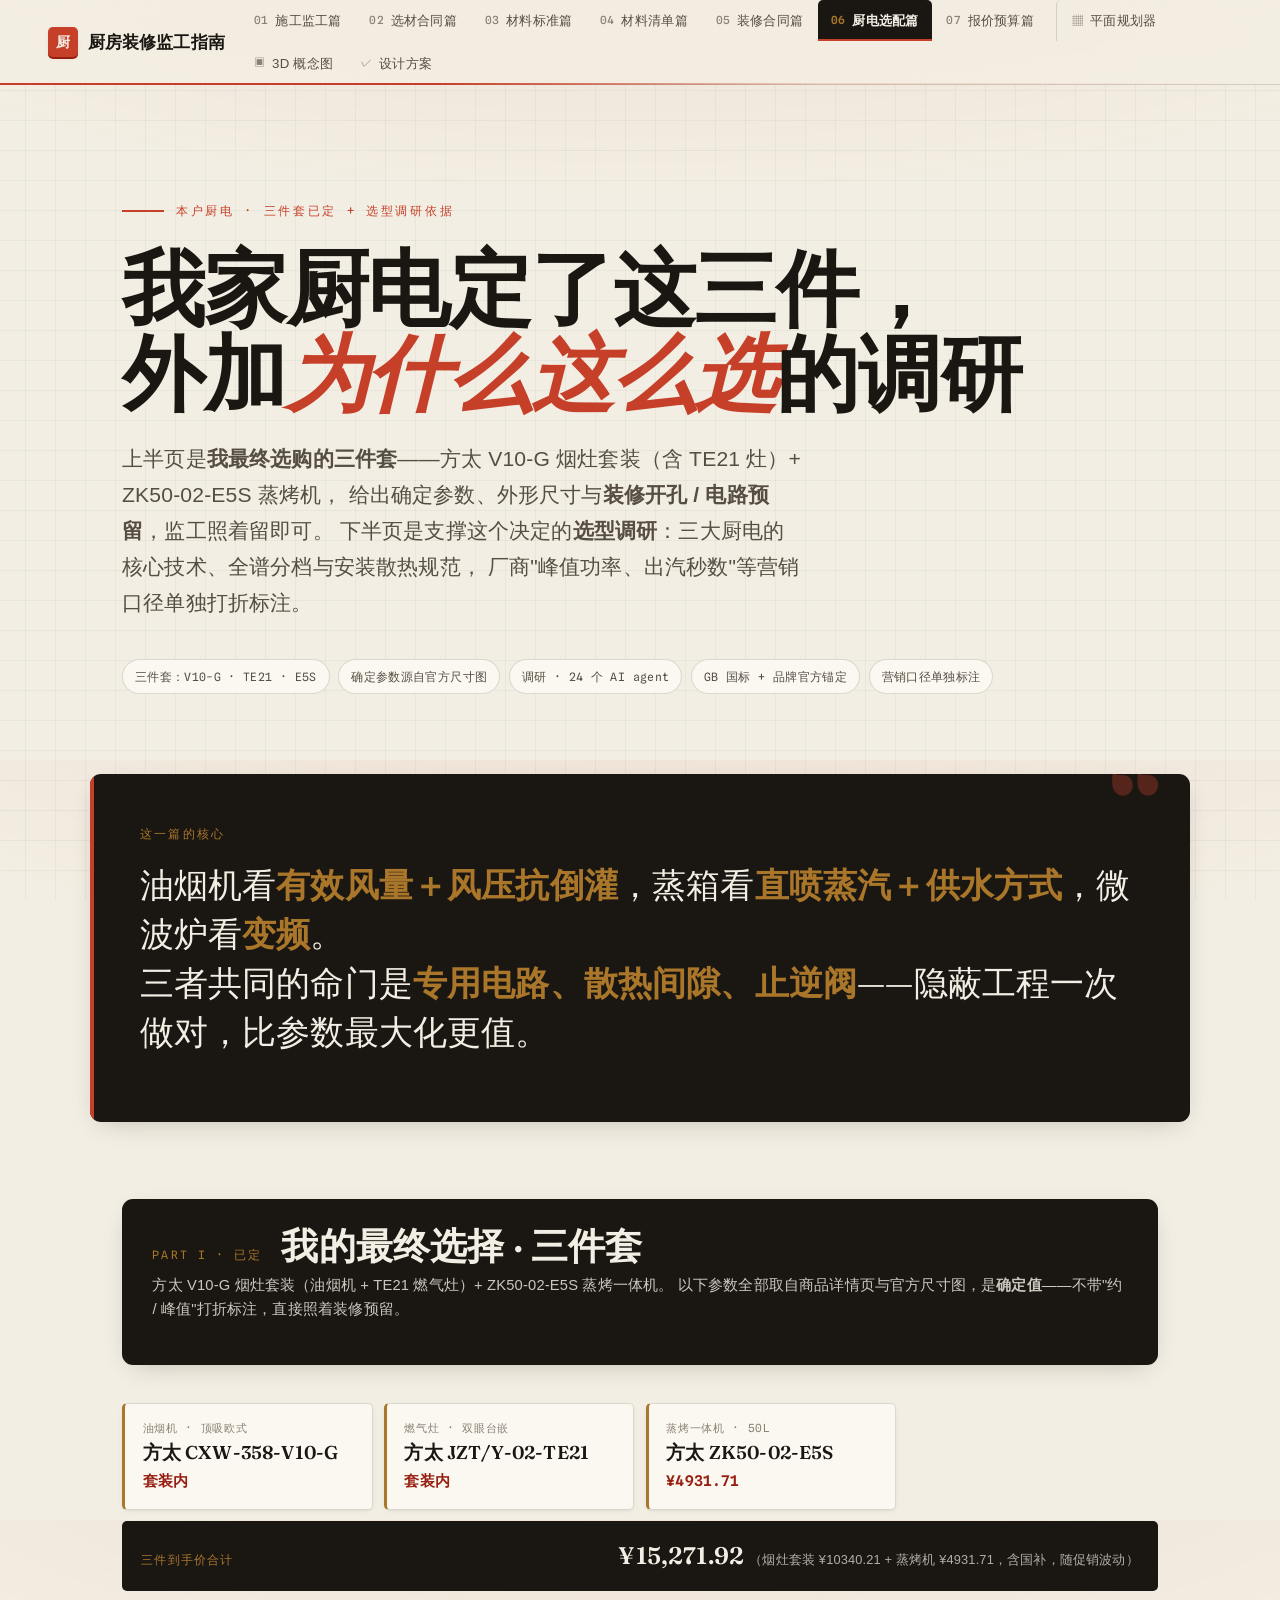
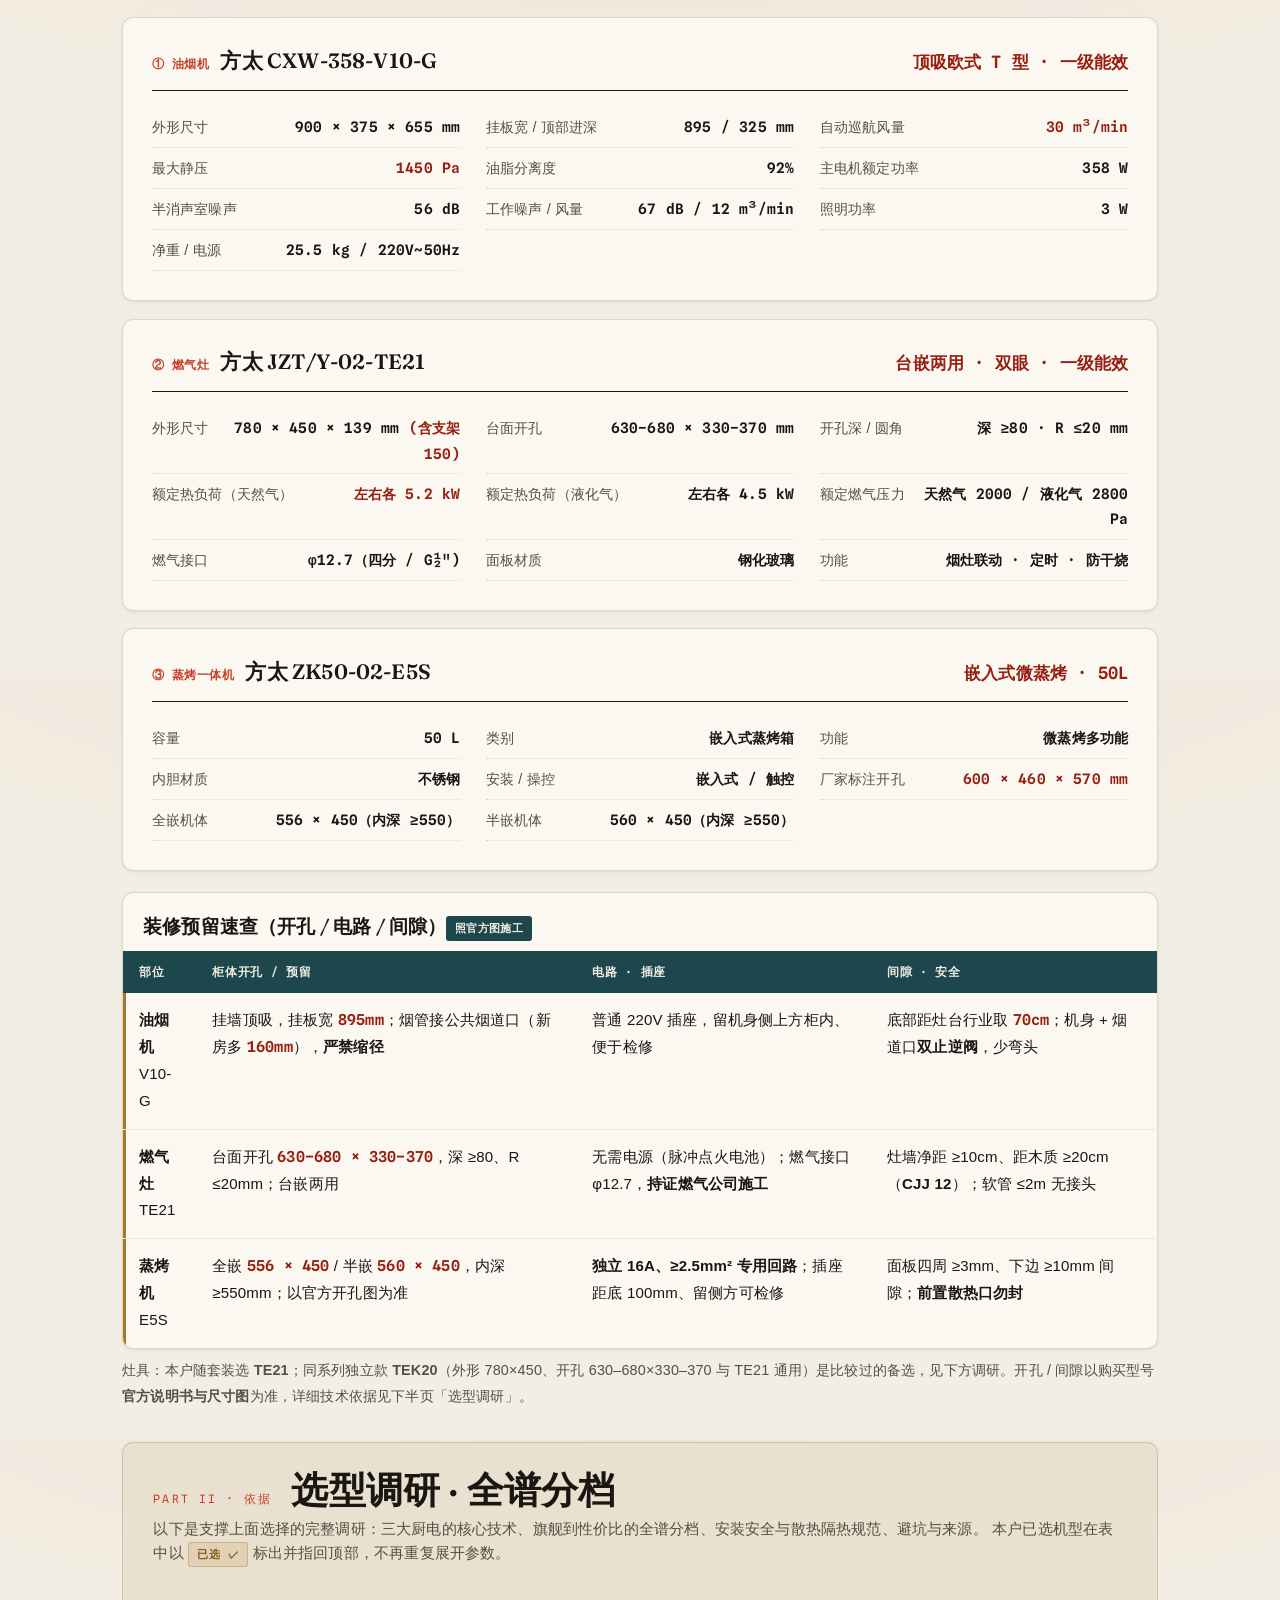
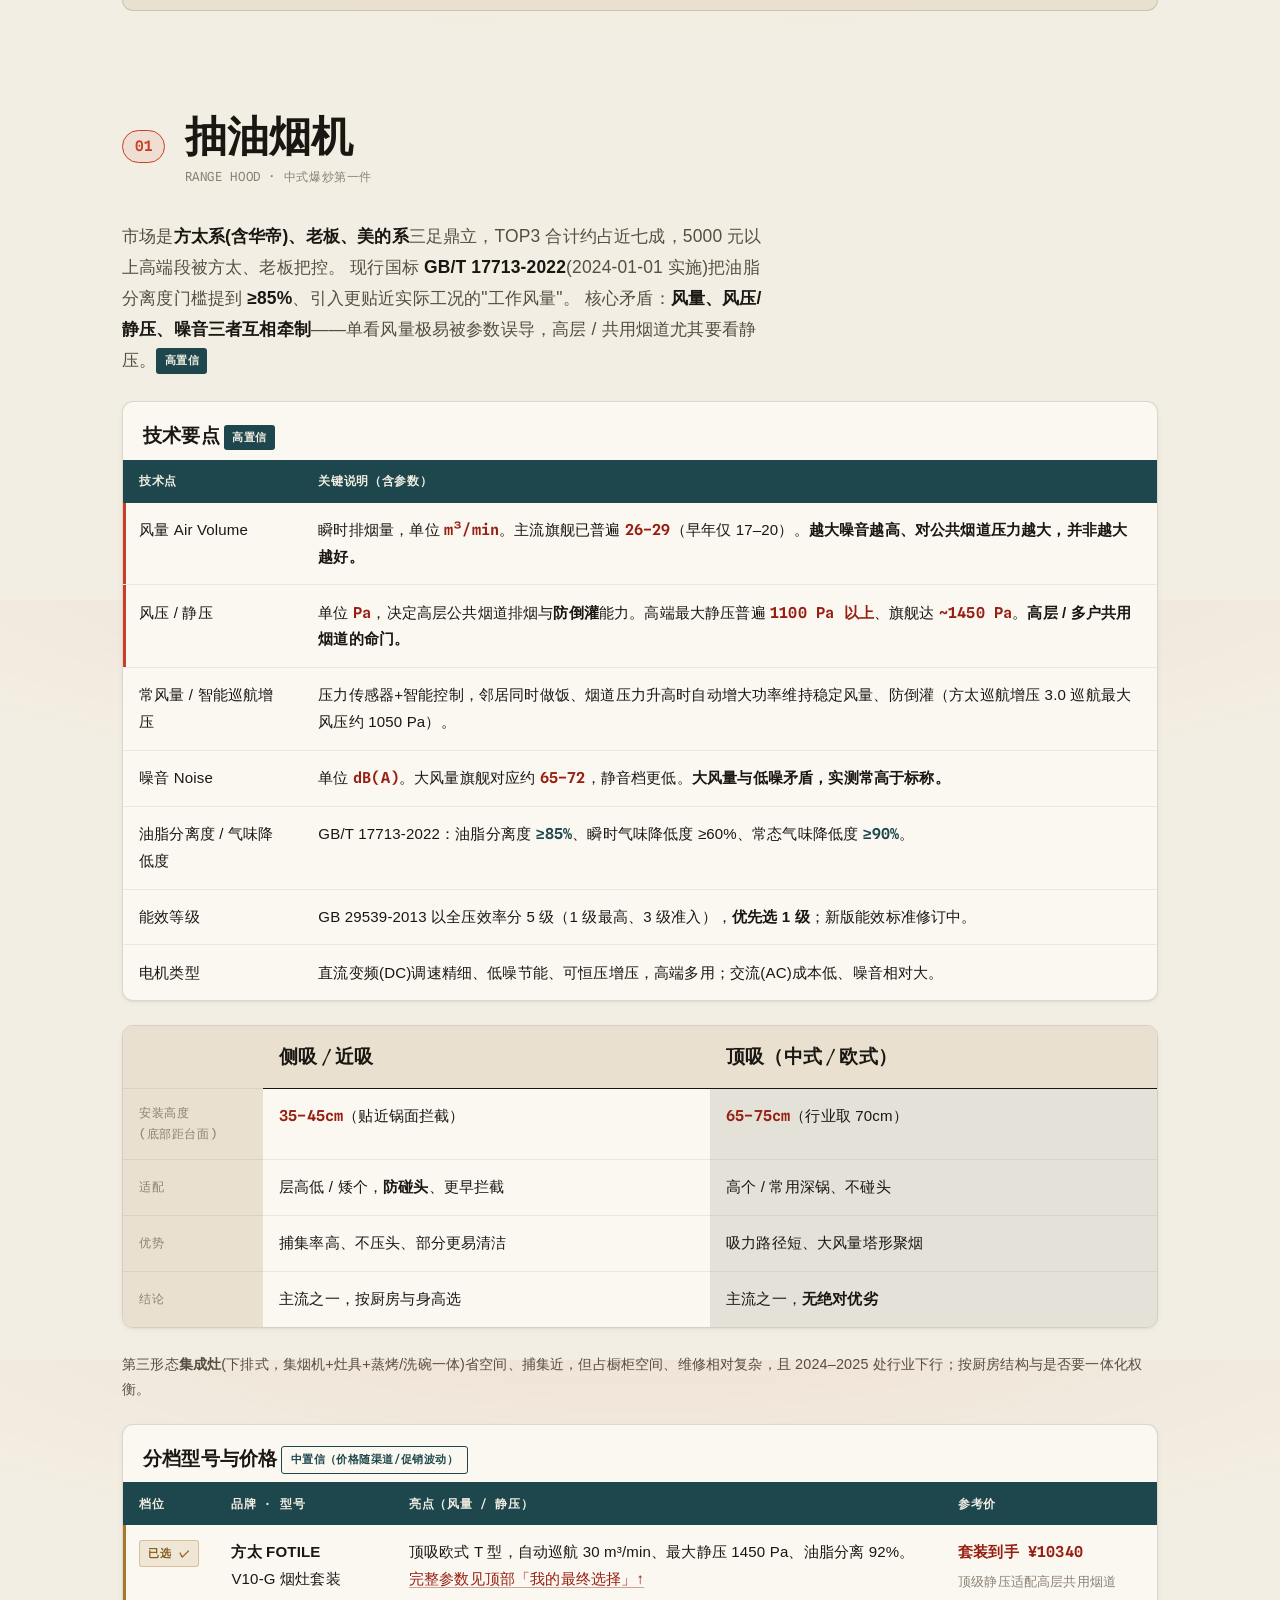
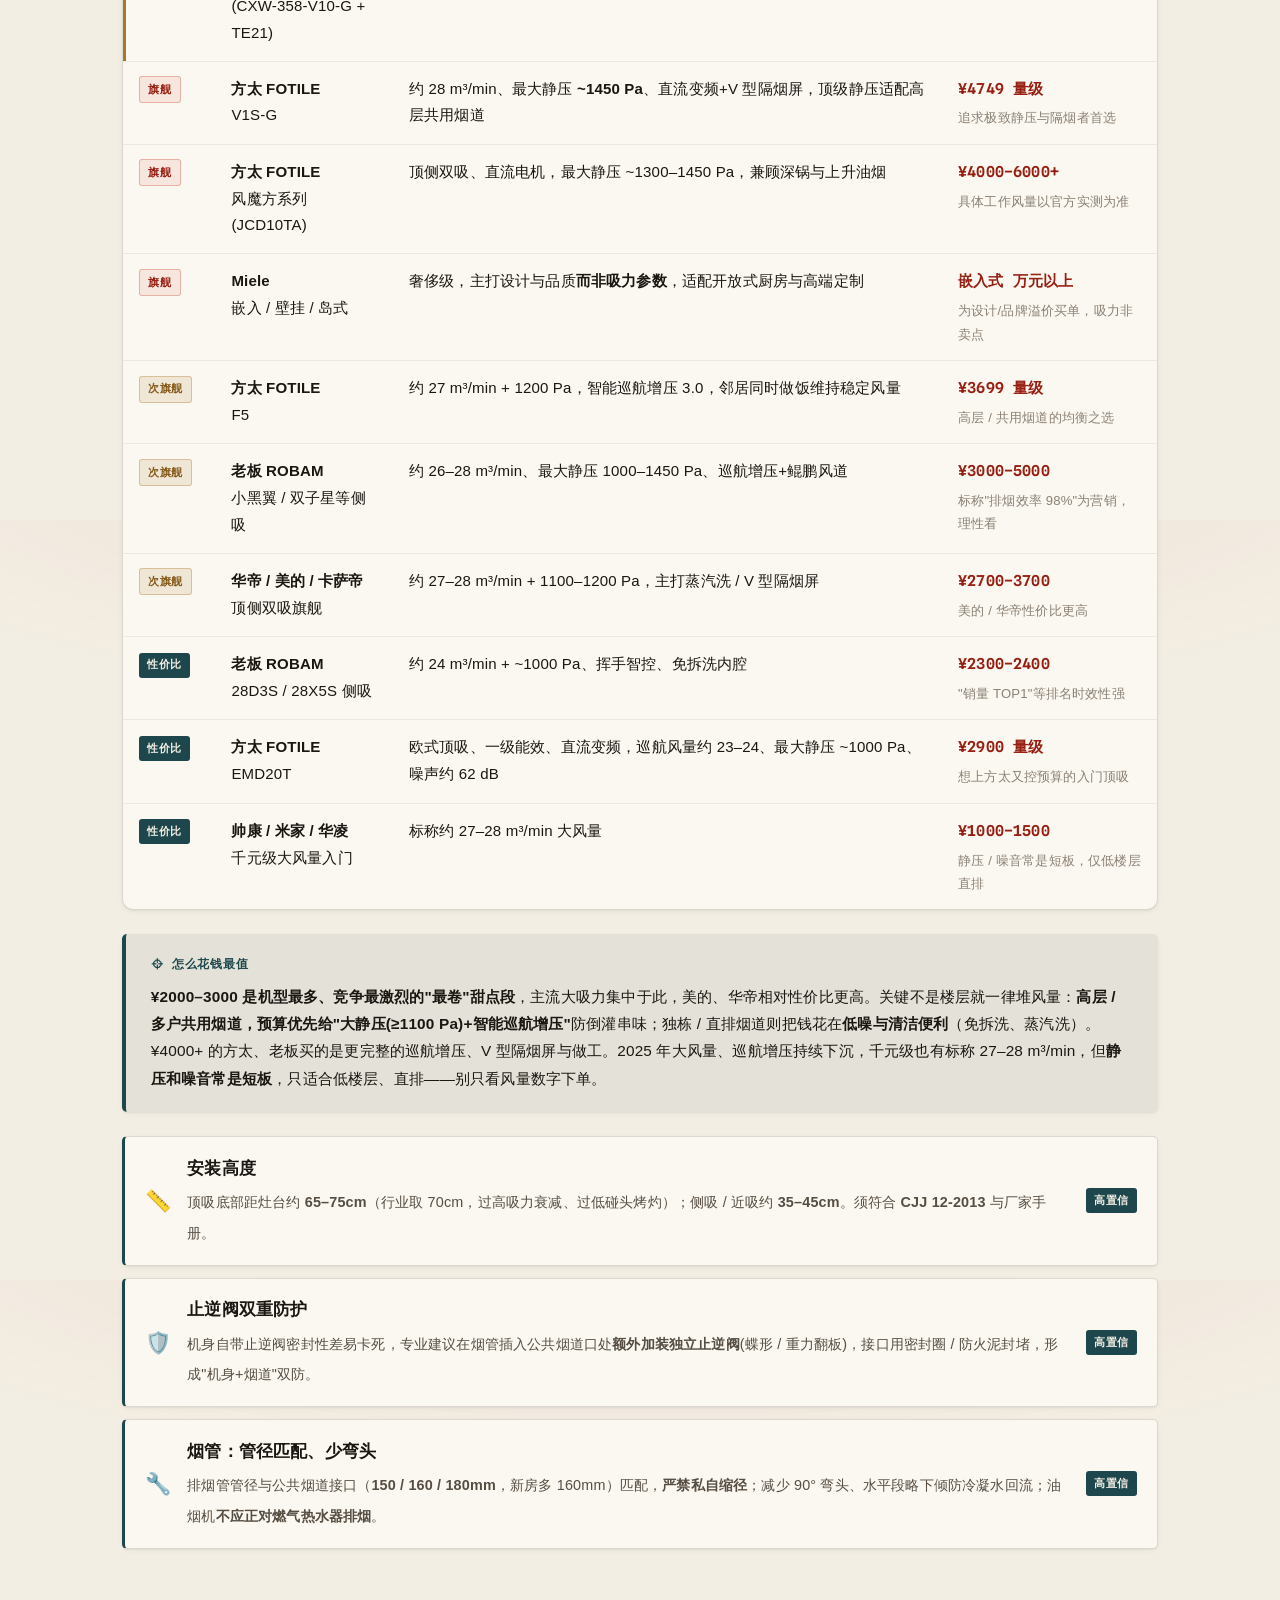
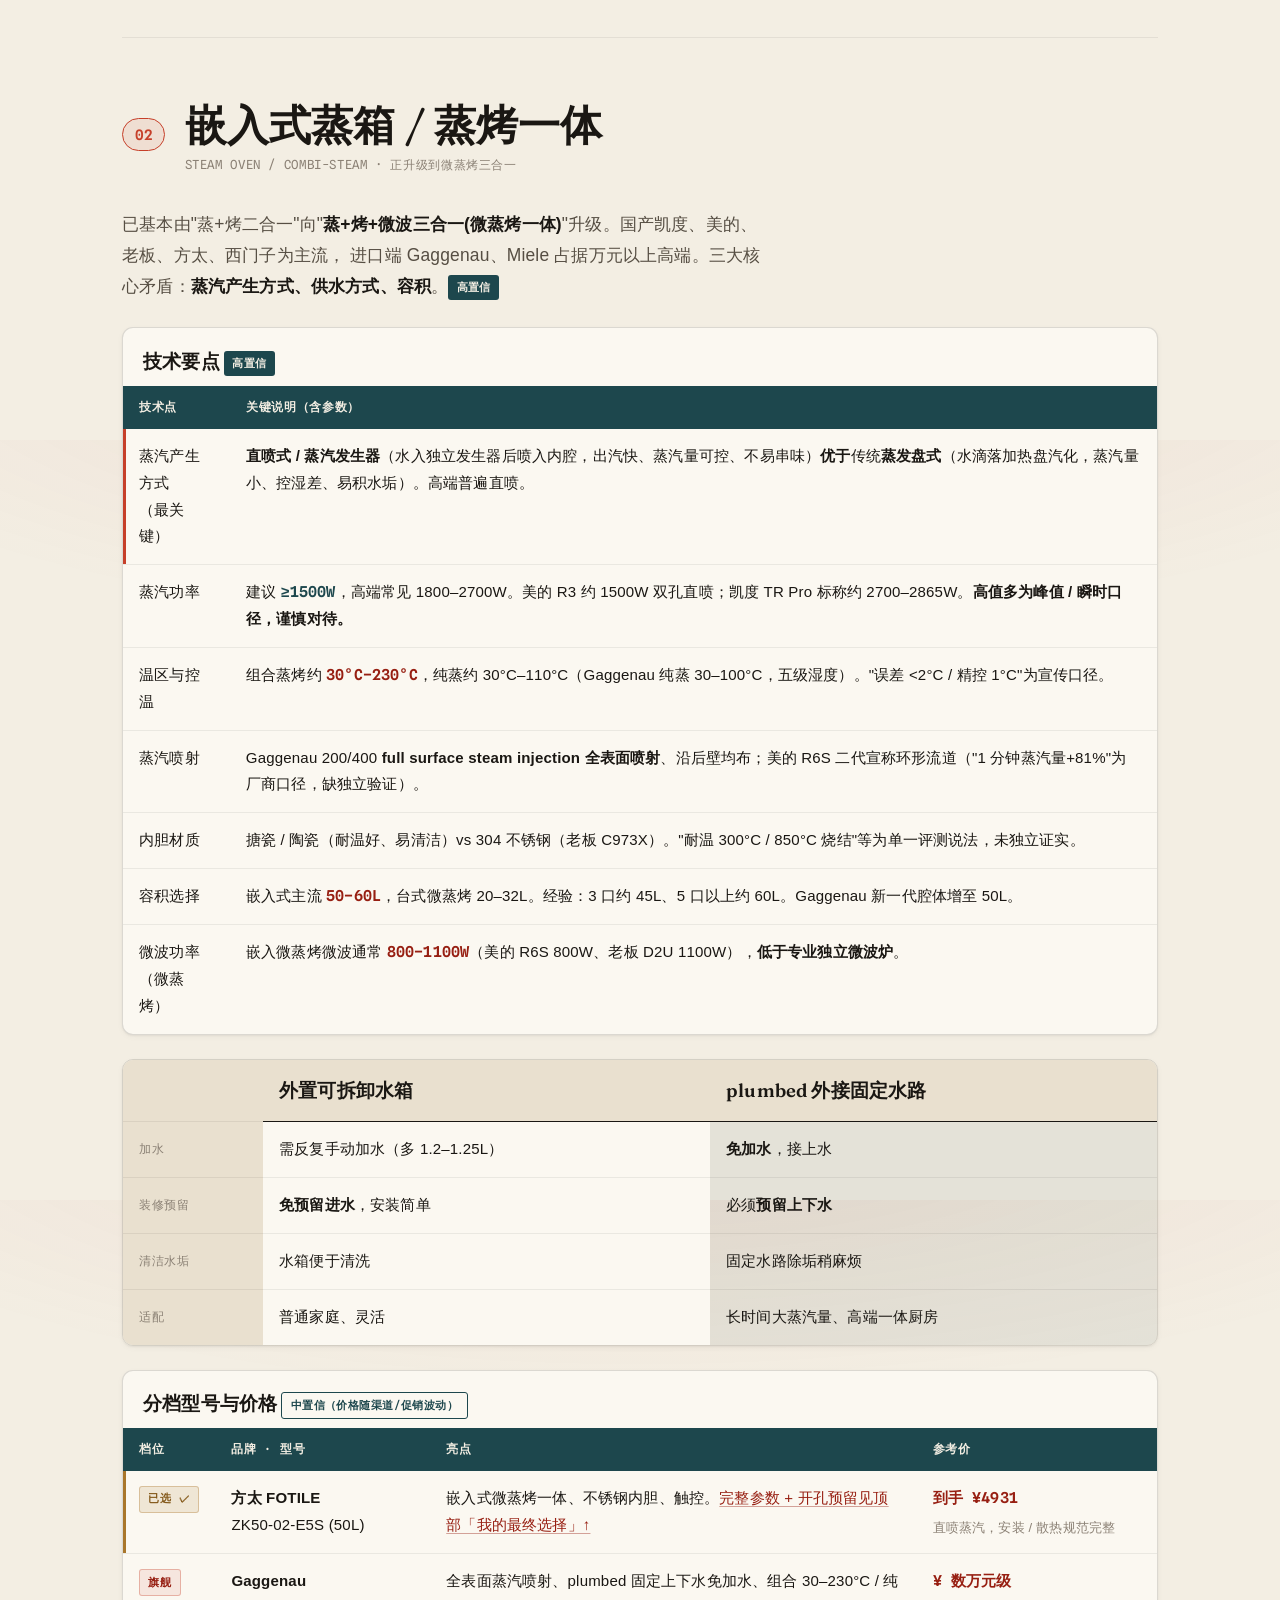
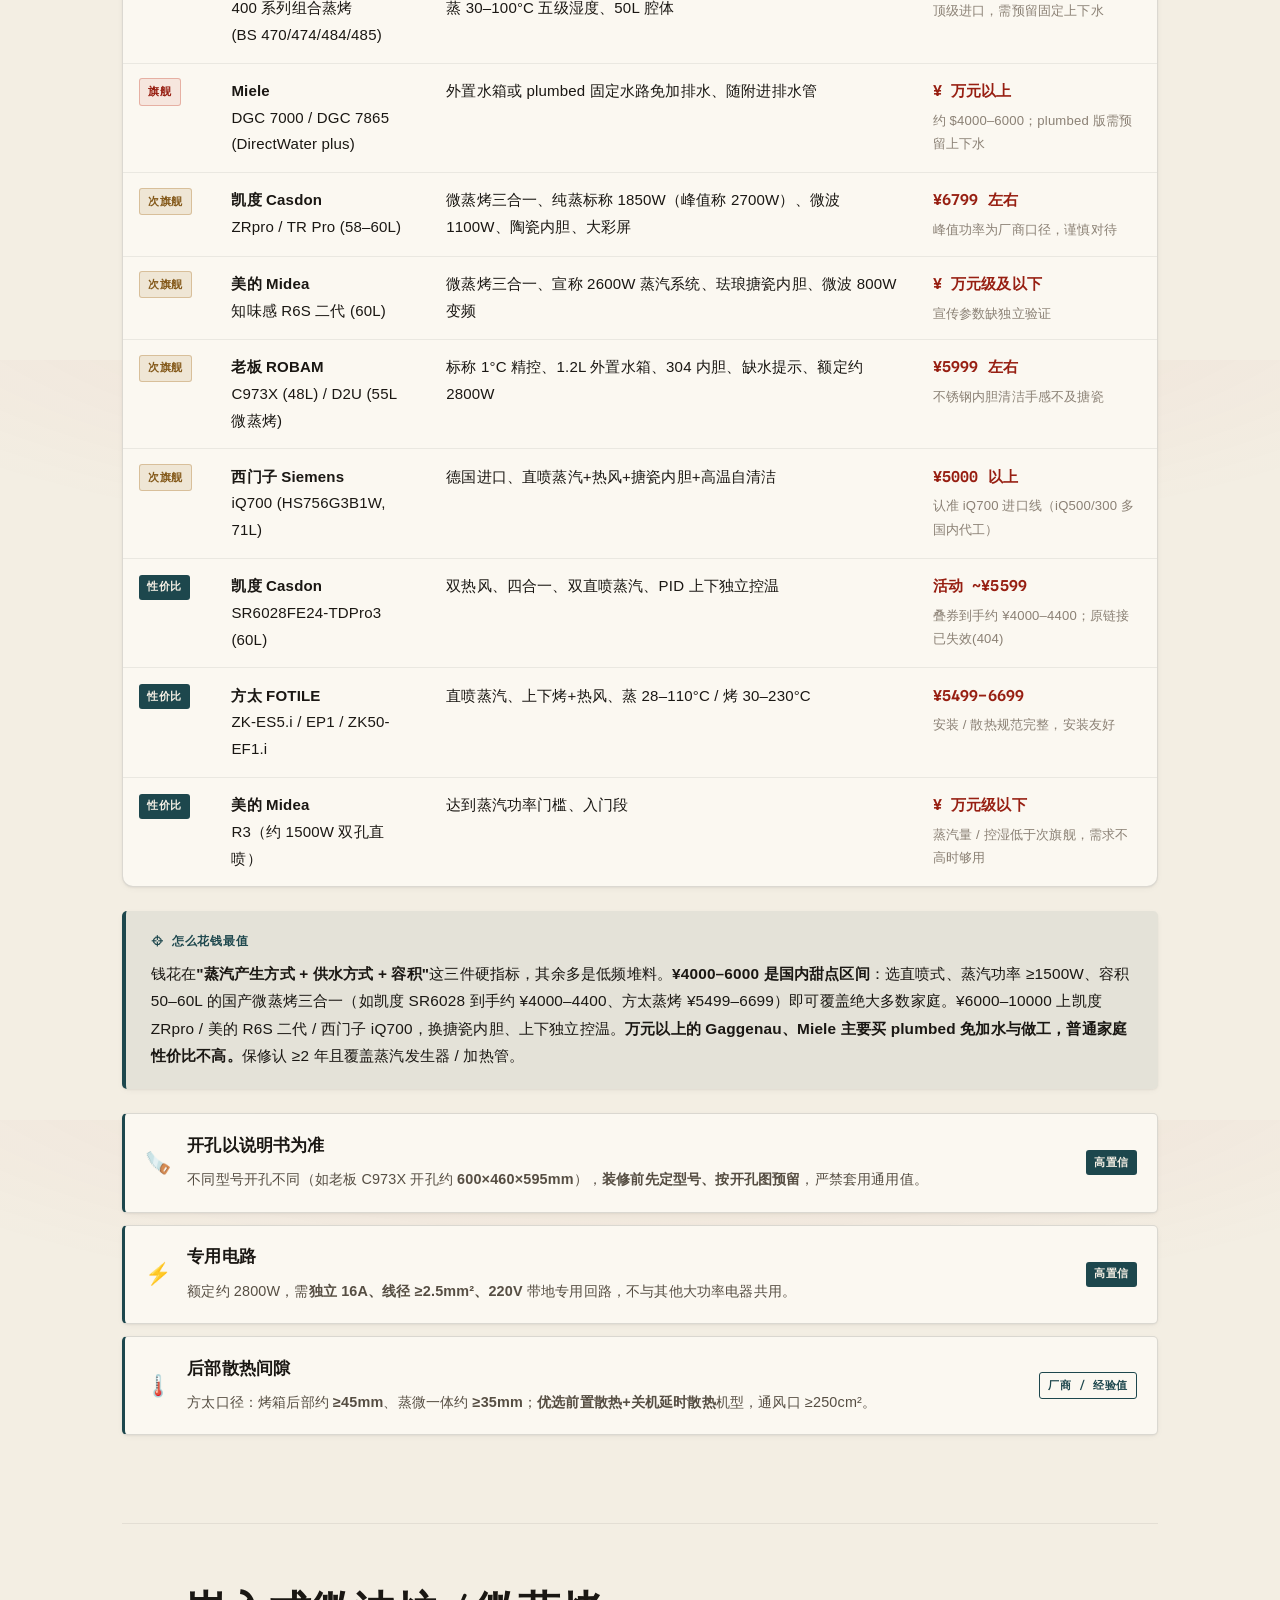
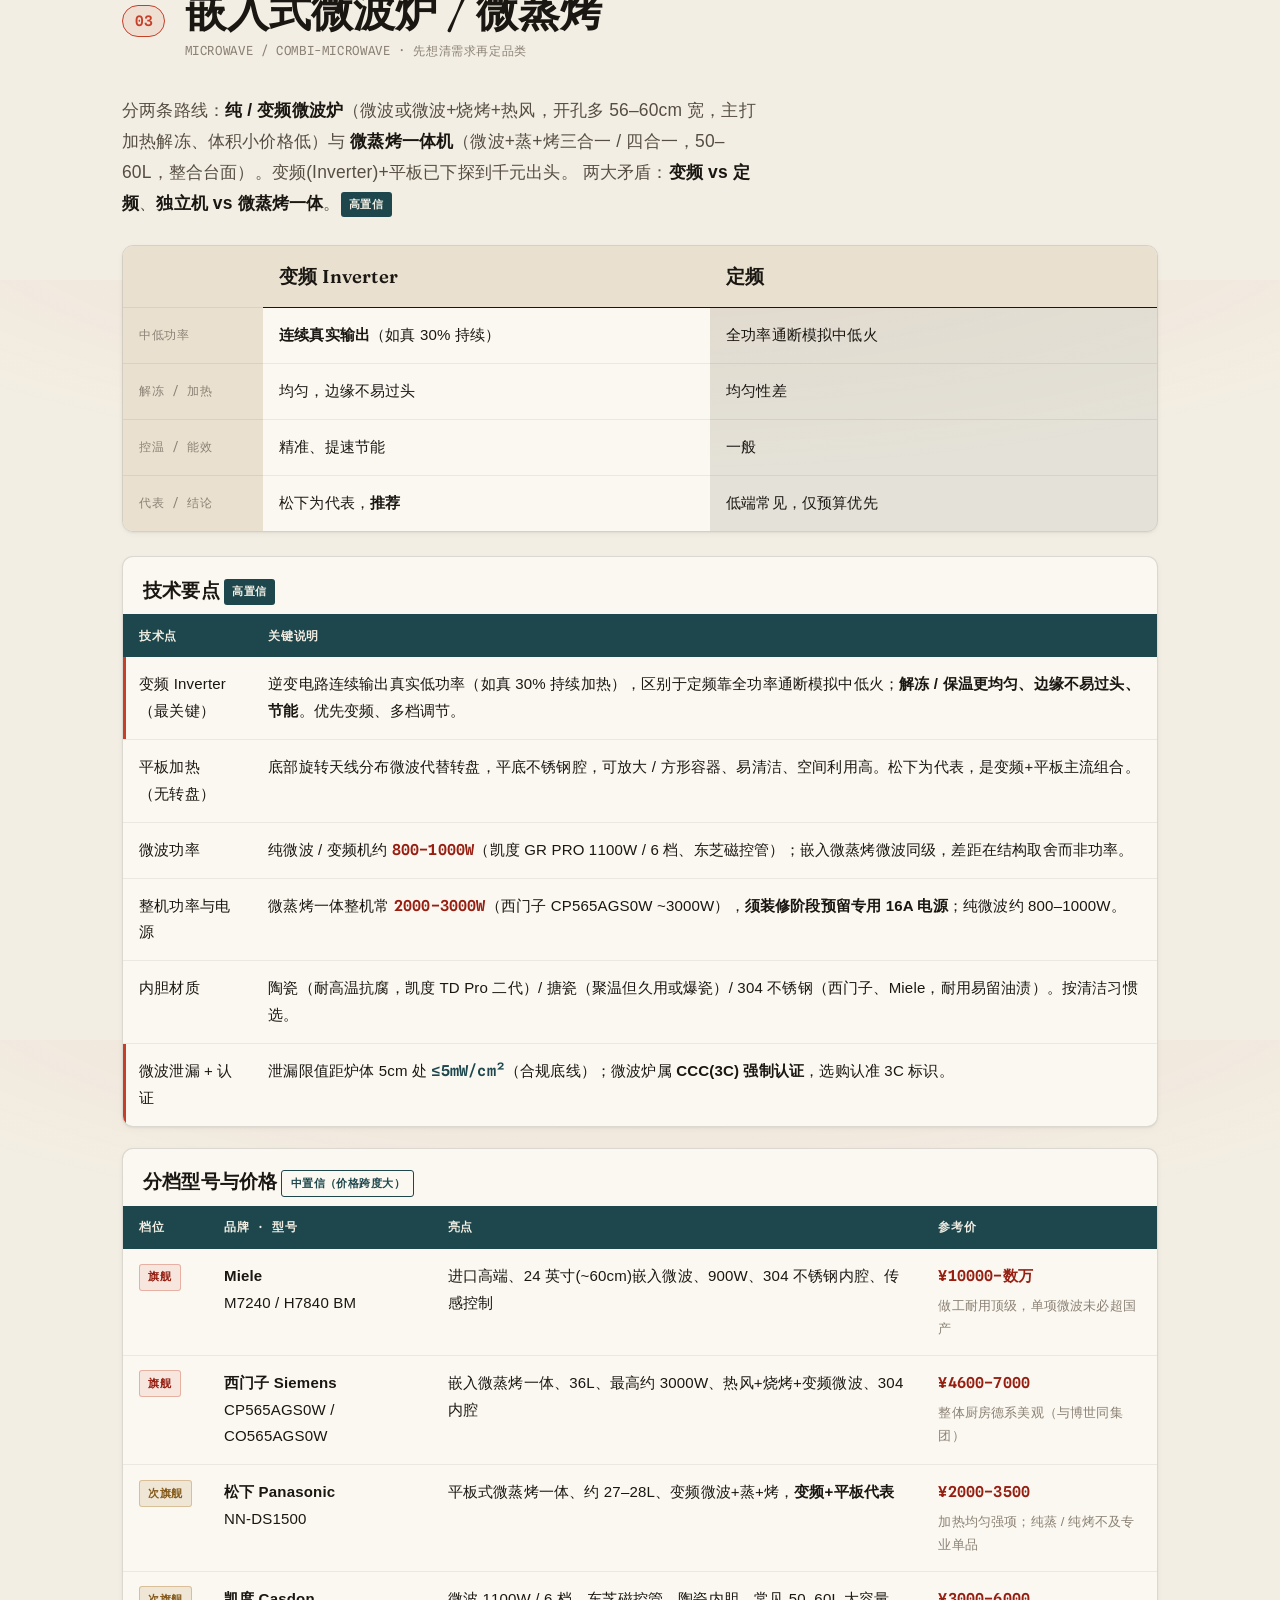
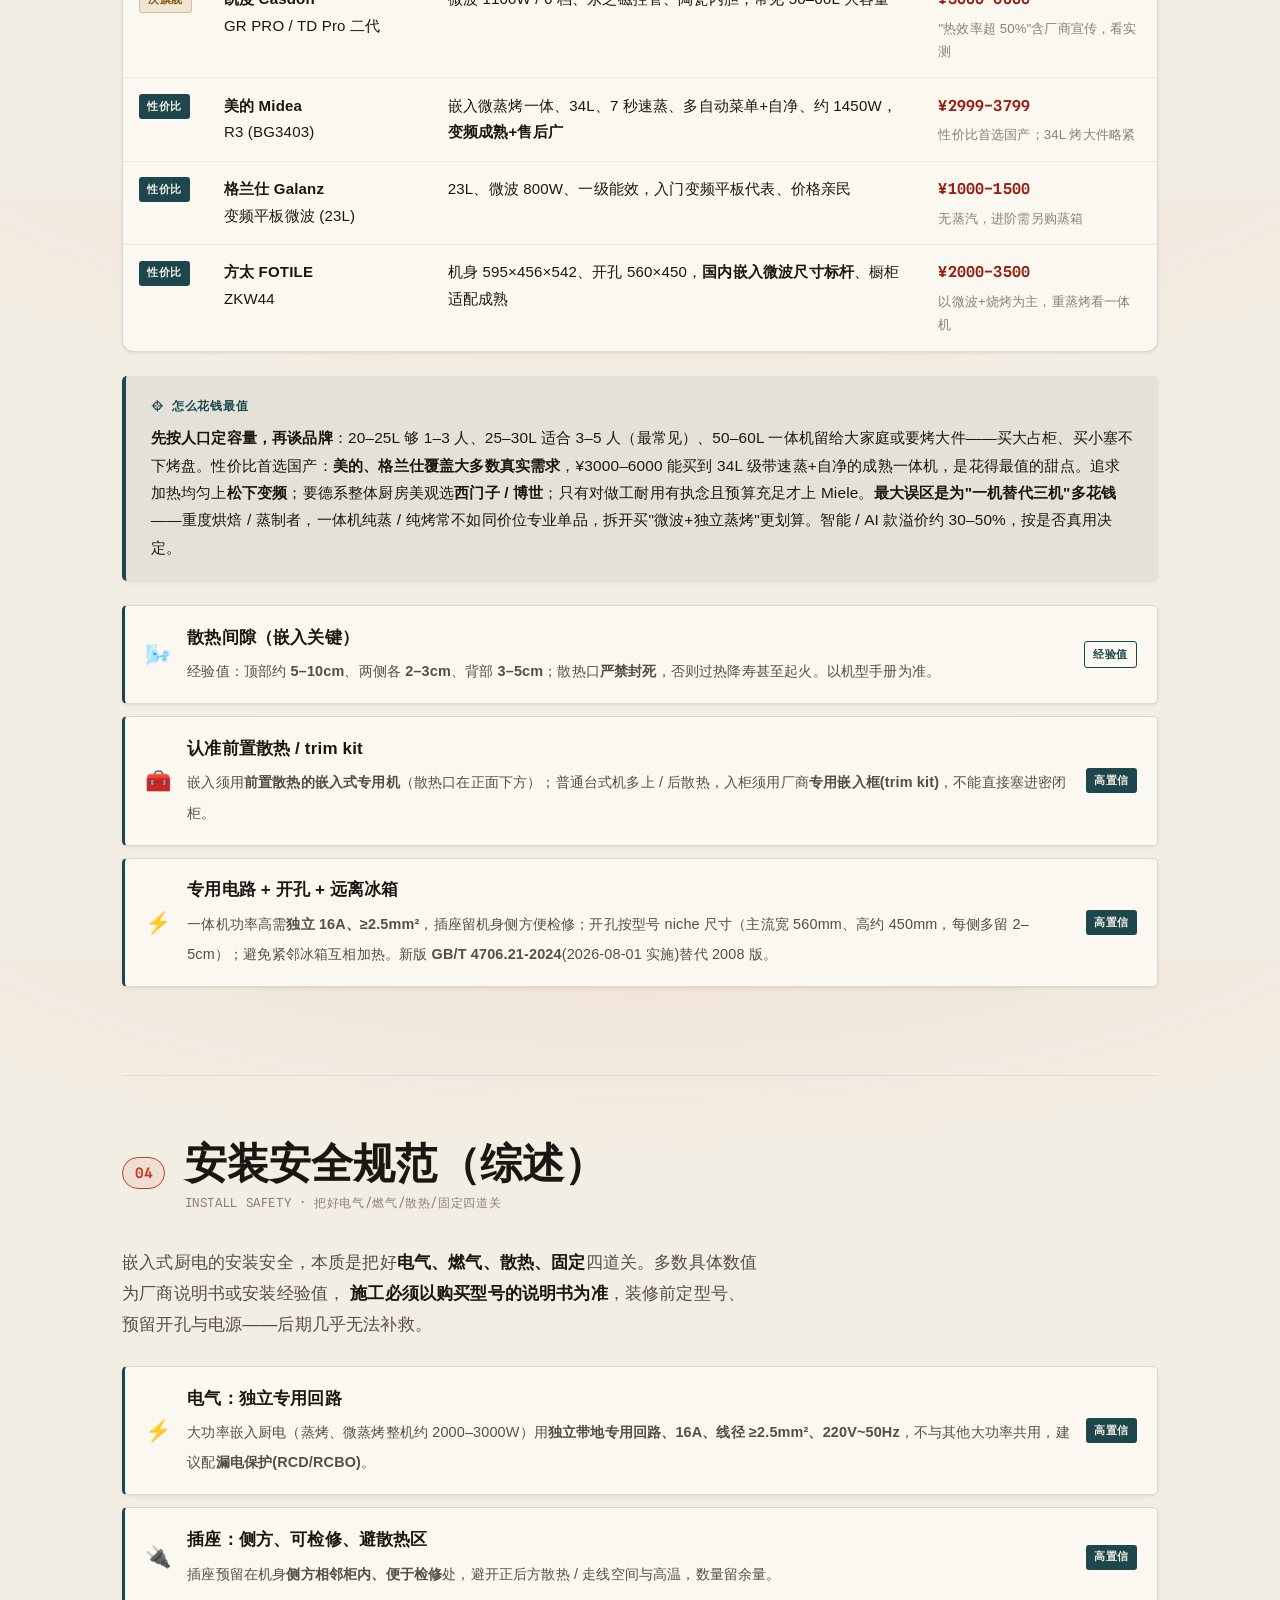
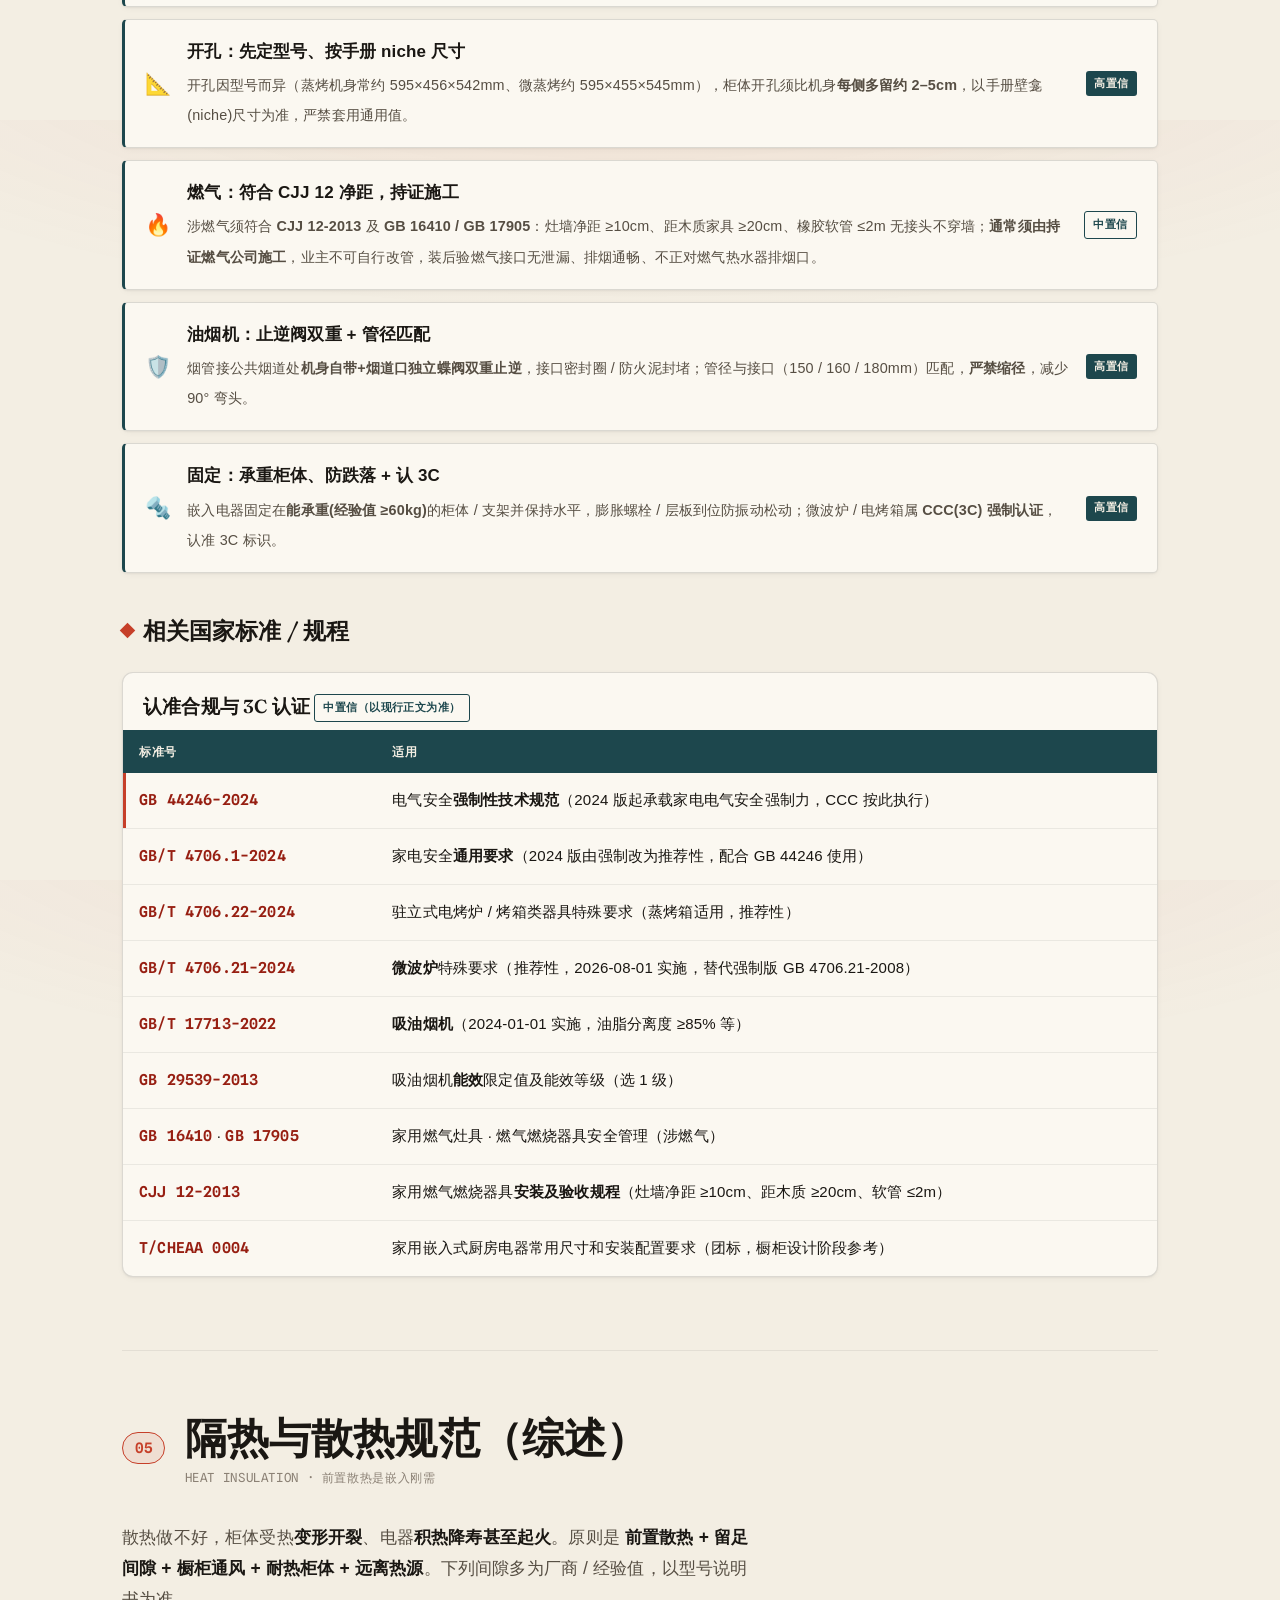
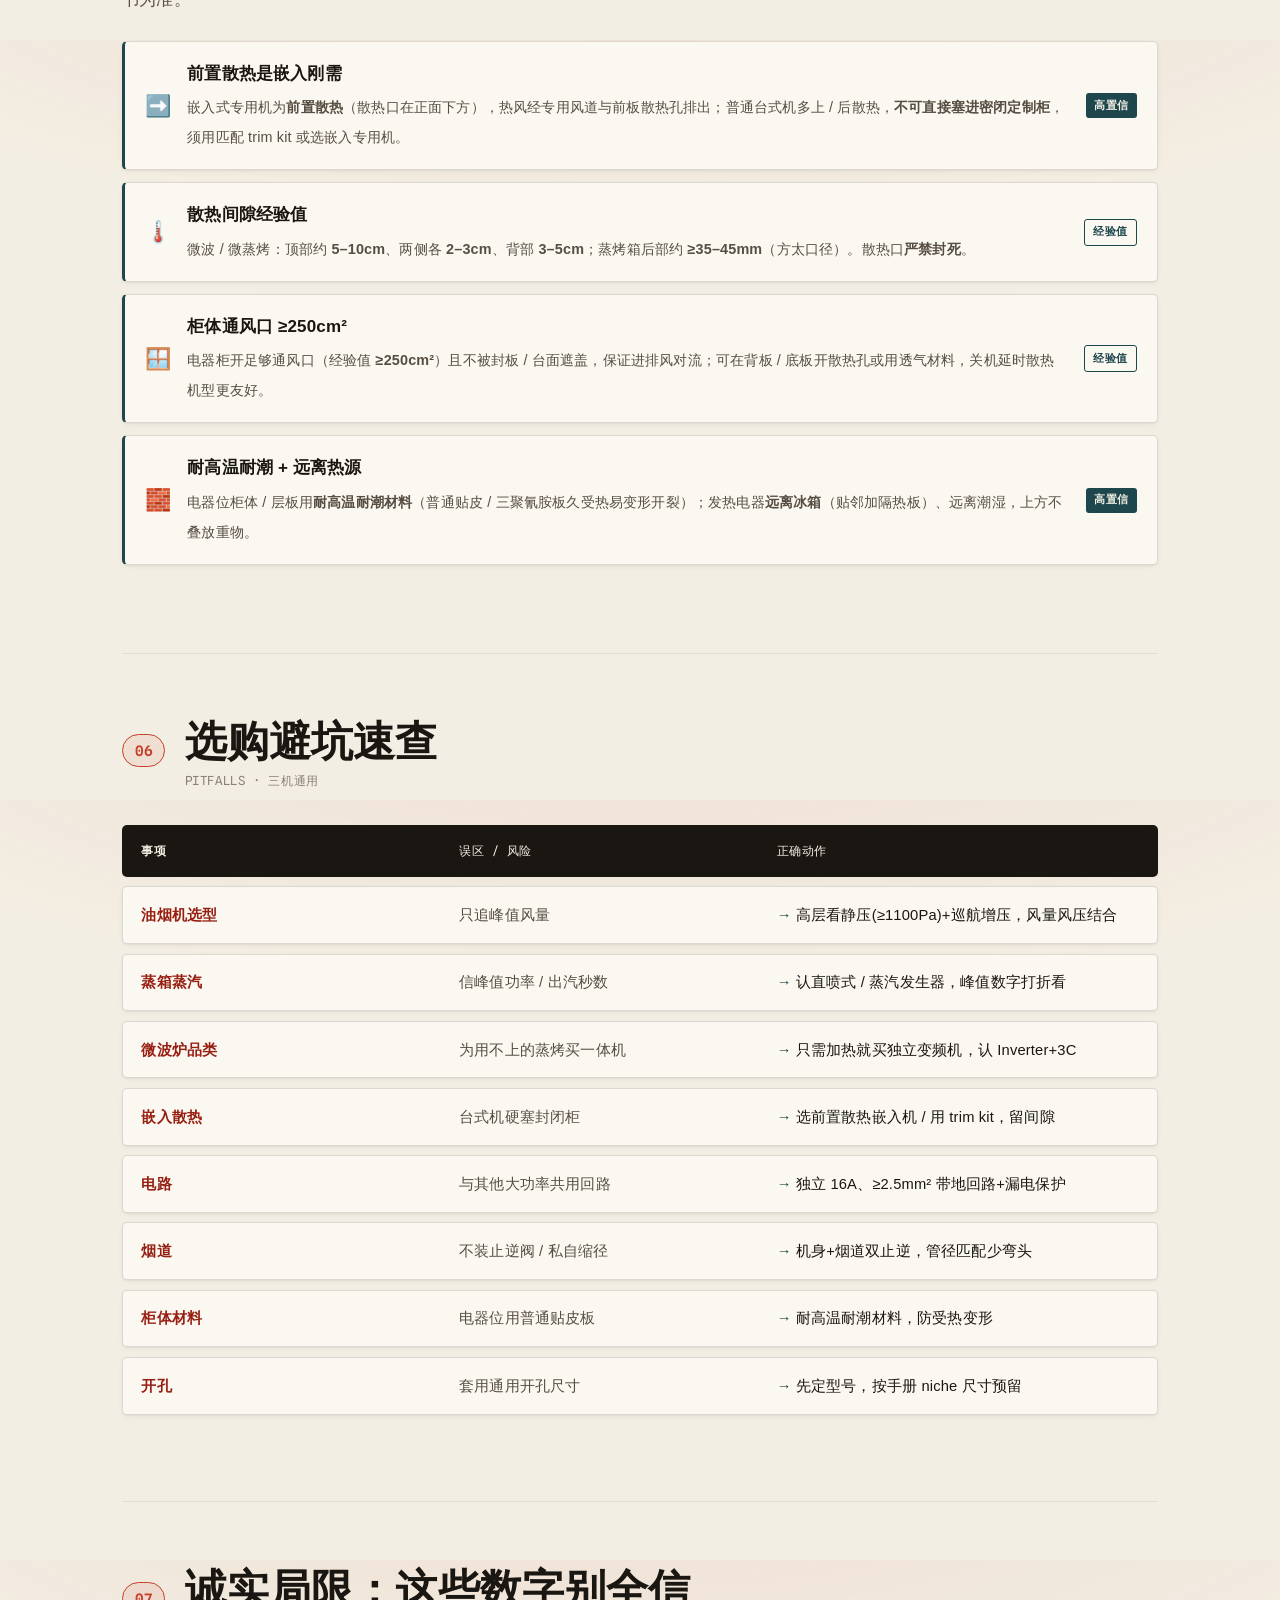
<file: kitchen-appliances.html>
<!DOCTYPE html>
<html lang="zh-CN">
<head>
<meta charset="UTF-8">
<meta name="viewport" content="width=device-width, initial-scale=1.0">
<title>厨房装修监工指南 · 厨电选配篇</title>
<meta name="description" content="中国市场嵌入式厨电选配：抽油烟机(有效风量26-29m³/min、静压1100-1450Pa、止逆阀)、嵌入式蒸箱蒸烤一体(直喷蒸汽/供水方式)、微波炉(变频vs定频/独立vs微蒸烤一体/3C认证)。含旗舰/次旗舰/性价比全谱分档与价格、安装安全(专用16A电路/GB 4706/GB-T 17713/CJJ 12)与散热隔热规范(顶5-10cm/侧2-3cm/背3-5cm/通风口≥250cm²)。厂商峰值功率等营销口径已单独标注。">
<link rel="stylesheet" href="styles.css">
</head>
<body>

<!-- 阅读进度条 -->
<div class="progress" role="presentation"></div>

<!-- 导航：内容篇 + 工具页，厨电选配篇为当前页 -->
<nav class="nav" aria-label="主导航">
  <a class="nav__brand" href="index.html">
    <span class="mark">厨</span>厨房装修监工指南
  </a>
  <div class="nav__tabs">
    <a class="nav__tab" href="index.html"><span class="idx">01</span>施工监工篇</a>
    <a class="nav__tab" href="materials-contract.html"><span class="idx">02</span>选材合同篇</a>
    <a class="nav__tab" href="materials-standards.html"><span class="idx">03</span>材料标准篇</a>
    <a class="nav__tab" href="materials-list.html"><span class="idx">04</span>材料清单篇</a>
    <a class="nav__tab" href="contract.html"><span class="idx">05</span>装修合同篇</a>
    <a class="nav__tab" href="kitchen-appliances.html" aria-current="page"><span class="idx">06</span>厨电选配篇</a>
    <a class="nav__tab" href="kitchen-budget.html"><span class="idx">07</span>报价预算篇</a>
    <a class="nav__tab" href="kitchen-planner.html"><span class="idx">▦</span>平面规划器</a>
    <a class="nav__tab" href="kitchen-3d.html"><span class="idx">▣</span>3D 概念图</a>
    <a class="nav__tab" href="kitchen-design.html"><span class="idx">✓</span>设计方案</a>
  </div>
</nav>

<!-- Hero -->
<header class="hero">
  <div class="hero__kicker">本户厨电 · 三件套已定 + 选型调研依据</div>
  <h1 class="hero__title">我家厨电定了这三件，<br>外加<em>为什么这么选</em>的调研</h1>
  <p class="hero__lede">
    上半页是<strong>我最终选购的三件套</strong>——方太 V10-G 烟灶套装（含 TE21 灶）+ ZK50-02-E5S 蒸烤机，
    给出确定参数、外形尺寸与<strong>装修开孔 / 电路预留</strong>，监工照着留即可。
    下半页是支撑这个决定的<strong>选型调研</strong>：三大厨电的核心技术、全谱分档与安装散热规范，
    厂商"峰值功率、出汽秒数"等营销口径单独打折标注。
  </p>
  <div class="hero__meta">
    <span class="chip">三件套：V10-G · TE21 · E5S</span>
    <span class="chip">确定参数源自官方尺寸图</span>
    <span class="chip">调研 · 24 个 AI agent</span>
    <span class="chip">GB 国标 + 品牌官方锚定</span>
    <span class="chip">营销口径单独标注</span>
  </div>
</header>

<!-- 核心逻辑 -->
<div class="creed" data-reveal>
  <div class="creed__label">这一篇的核心</div>
  <p class="creed__text">
    油烟机看<b>有效风量＋风压抗倒灌</b>，蒸箱看<b>直喷蒸汽＋供水方式</b>，微波炉看<b>变频</b>。<br>
    三者共同的命门是<b>专用电路、散热间隙、止逆阀</b>——隐蔽工程一次做对，比参数最大化更值。
  </p>
</div>

<main class="wrap">

  <!-- ========== 第一部分：我的最终选择 ========== -->
  <section id="mypicks">
    <div class="part-band part-band--pick" data-reveal>
      <span class="part-band__tag">PART I · 已定</span>
      <span class="part-band__title">我的最终选择 · 三件套</span>
      <p class="part-band__note">方太 V10-G 烟灶套装（油烟机 + TE21 燃气灶）+ ZK50-02-E5S 蒸烤一体机。
        以下参数全部取自商品详情页与官方尺寸图，是<strong>确定值</strong>——不带"约 / 峰值"打折标注，直接照着装修预留。</p>
    </div>

    <!-- 三件套总览 + 合计到手价 -->
    <div class="pick-sum" data-reveal>
      <div class="pick-sum__item">
        <div class="pick-sum__role">油烟机 · 顶吸欧式</div>
        <div class="pick-sum__model">方太 CXW-358-V10-G</div>
        <div class="pick-sum__price">套装内</div>
      </div>
      <div class="pick-sum__item">
        <div class="pick-sum__role">燃气灶 · 双眼台嵌</div>
        <div class="pick-sum__model">方太 JZT/Y-02-TE21</div>
        <div class="pick-sum__price">套装内</div>
      </div>
      <div class="pick-sum__item">
        <div class="pick-sum__role">蒸烤一体机 · 50L</div>
        <div class="pick-sum__model">方太 ZK50-02-E5S</div>
        <div class="pick-sum__price">¥4931.71</div>
      </div>
      <div class="pick-sum__total">
        <span class="l">三件到手价合计</span>
        <span class="v">¥15,271.92 <small>（烟灶套装 ¥10340.21 + 蒸烤机 ¥4931.71，含国补，随促销波动）</small></span>
      </div>
    </div>

    <!-- ① 油烟机规格卡 -->
    <div class="pick-card" data-reveal>
      <div class="pick-card__head">
        <span class="pick-card__role">① 油烟机</span>
        <span class="pick-card__model">方太 CXW-358-V10-G</span>
        <span class="pick-card__price">顶吸欧式 T 型 · 一级能效</span>
      </div>
      <dl class="spec-list">
        <div><dt>外形尺寸</dt><dd>900 × 375 × 655 mm</dd></div>
        <div><dt>挂板宽 / 顶部进深</dt><dd>895 / 325 mm</dd></div>
        <div><dt>自动巡航风量</dt><dd><em>30 m³/min</em></dd></div>
        <div><dt>最大静压</dt><dd><em>1450 Pa</em></dd></div>
        <div><dt>油脂分离度</dt><dd>92%</dd></div>
        <div><dt>主电机额定功率</dt><dd>358 W</dd></div>
        <div><dt>半消声室噪声</dt><dd>56 dB</dd></div>
        <div><dt>工作噪声 / 风量</dt><dd>67 dB / 12 m³/min</dd></div>
        <div><dt>照明功率</dt><dd>3 W</dd></div>
        <div><dt>净重 / 电源</dt><dd>25.5 kg / 220V~50Hz</dd></div>
      </dl>
    </div>

    <!-- ② 燃气灶规格卡 -->
    <div class="pick-card" data-reveal>
      <div class="pick-card__head">
        <span class="pick-card__role">② 燃气灶</span>
        <span class="pick-card__model">方太 JZT/Y-02-TE21</span>
        <span class="pick-card__price">台嵌两用 · 双眼 · 一级能效</span>
      </div>
      <dl class="spec-list">
        <div><dt>外形尺寸</dt><dd>780 × 450 × 139 mm <em>(含支架 150)</em></dd></div>
        <div><dt>台面开孔</dt><dd>630–680 × 330–370 mm</dd></div>
        <div><dt>开孔深 / 圆角</dt><dd>深 ≥80 · R ≤20 mm</dd></div>
        <div><dt>额定热负荷（天然气）</dt><dd><em>左右各 5.2 kW</em></dd></div>
        <div><dt>额定热负荷（液化气）</dt><dd>左右各 4.5 kW</dd></div>
        <div><dt>额定燃气压力</dt><dd>天然气 2000 / 液化气 2800 Pa</dd></div>
        <div><dt>燃气接口</dt><dd>φ12.7（四分 / G½")</dd></div>
        <div><dt>面板材质</dt><dd>钢化玻璃</dd></div>
        <div><dt>功能</dt><dd>烟灶联动 · 定时 · 防干烧</dd></div>
      </dl>
    </div>

    <!-- ③ 蒸烤一体机规格卡 -->
    <div class="pick-card" data-reveal>
      <div class="pick-card__head">
        <span class="pick-card__role">③ 蒸烤一体机</span>
        <span class="pick-card__model">方太 ZK50-02-E5S</span>
        <span class="pick-card__price">嵌入式微蒸烤 · 50L</span>
      </div>
      <dl class="spec-list">
        <div><dt>容量</dt><dd>50 L</dd></div>
        <div><dt>类别</dt><dd>嵌入式蒸烤箱</dd></div>
        <div><dt>功能</dt><dd>微蒸烤多功能</dd></div>
        <div><dt>内胆材质</dt><dd>不锈钢</dd></div>
        <div><dt>安装 / 操控</dt><dd>嵌入式 / 触控</dd></div>
        <div><dt>厂家标注开孔</dt><dd><em>600 × 460 × 570 mm</em></dd></div>
        <div><dt>全嵌机体</dt><dd>556 × 450（内深 ≥550）</dd></div>
        <div><dt>半嵌机体</dt><dd>560 × 450（内深 ≥550）</dd></div>
      </dl>
    </div>

    <!-- 装修预留速查：给监工的一张表 -->
    <div class="table-wrap" data-reveal>
      <table>
        <caption>装修预留速查（开孔 / 电路 / 间隙）<span class="badge badge--hi">照官方图施工</span></caption>
        <thead><tr><th>部位</th><th>柜体开孔 / 预留</th><th>电路 · 插座</th><th>间隙 · 安全</th></tr></thead>
        <tbody>
          <tr class="row-picked"><td><strong>油烟机</strong><br>V10-G</td><td>挂墙顶吸，挂板宽 <span class="spec">895mm</span>；烟管接公共烟道口（新房多 <span class="spec">160mm</span>），<strong>严禁缩径</strong></td><td>普通 220V 插座，留机身侧上方柜内、便于检修</td><td>底部距灶台行业取 <span class="spec">70cm</span>；机身 + 烟道口<strong>双止逆阀</strong>，少弯头</td></tr>
          <tr class="row-picked"><td><strong>燃气灶</strong><br>TE21</td><td>台面开孔 <span class="spec">630–680 × 330–370</span>，深 ≥80、R ≤20mm；台嵌两用</td><td>无需电源（脉冲点火电池）；燃气接口 φ12.7，<strong>持证燃气公司施工</strong></td><td>灶墙净距 ≥10cm、距木质 ≥20cm（<strong>CJJ 12</strong>）；软管 ≤2m 无接头</td></tr>
          <tr class="row-picked"><td><strong>蒸烤机</strong><br>E5S</td><td>全嵌 <span class="spec">556 × 450</span> / 半嵌 <span class="spec">560 × 450</span>，内深 ≥550mm；以官方开孔图为准</td><td><strong>独立 16A、≥2.5mm² 专用回路</strong>；插座距底 100mm、留侧方可检修</td><td>面板四周 ≥3mm、下边 ≥10mm 间隙；<strong>前置散热口勿封</strong></td></tr>
        </tbody>
      </table>
    </div>
    <p style="font-size:.9rem;color:var(--ink-soft)">灶具：本户随套装选 <strong>TE21</strong>；同系列独立款 <strong>TEK20</strong>（外形 780×450、开孔 630–680×330–370 与 TE21 通用）是比较过的备选，见下方调研。开孔 / 间隙以购买型号<strong>官方说明书与尺寸图</strong>为准，详细技术依据见下半页「选型调研」。</p>
  </section>

  <!-- ========== 第二部分：选型调研 ========== -->
  <div class="part-band part-band--research" data-reveal>
    <span class="part-band__tag">PART II · 依据</span>
    <span class="part-band__title">选型调研 · 全谱分档</span>
    <p class="part-band__note">以下是支撑上面选择的完整调研：三大厨电的核心技术、旗舰到性价比的全谱分档、安装安全与散热隔热规范、避坑与来源。
      本户已选机型在表中以 <span class="badge badge--rec">已选 ✓</span> 标出并指回顶部，不再重复展开参数。</p>
  </div>

  <!-- 01 抽油烟机 -->
  <section class="section" id="hood">
    <div class="section__head">
      <span class="section__num">01</span>
      <h2 class="section__title">抽油烟机<small>RANGE HOOD · 中式爆炒第一件</small></h2>
    </div>
    <p class="lead-p">
      市场是<strong>方太系(含华帝)、老板、美的系</strong>三足鼎立，TOP3 合计约占近七成，5000 元以上高端段被方太、老板把控。
      现行国标 <strong>GB/T 17713-2022</strong>(2024-01-01 实施)把油脂分离度门槛提到 <strong>≥85%</strong>、引入更贴近实际工况的"工作风量"。
      核心矛盾：<strong>风量、风压/静压、噪音三者互相牵制</strong>——单看风量极易被参数误导，高层 / 共用烟道尤其要看静压。<span class="badge badge--hi">高置信</span>
    </p>

    <div class="table-wrap" data-reveal>
      <table>
        <caption>技术要点 <span class="badge badge--hi">高置信</span></caption>
        <thead><tr><th>技术点</th><th>关键说明（含参数）</th></tr></thead>
        <tbody>
          <tr class="row-must"><td>风量 Air Volume</td><td>瞬时排烟量，单位 <span class="spec">m³/min</span>。主流旗舰已普遍 <span class="spec">26–29</span>（早年仅 17–20）。<strong>越大噪音越高、对公共烟道压力越大，并非越大越好。</strong></td></tr>
          <tr class="row-must"><td>风压 / 静压</td><td>单位 <span class="spec">Pa</span>，决定高层公共烟道排烟与<strong>防倒灌</strong>能力。高端最大静压普遍 <span class="spec">1100 Pa 以上</span>、旗舰达 <span class="spec">~1450 Pa</span>。<strong>高层 / 多户共用烟道的命门。</strong></td></tr>
          <tr><td>常风量 / 智能巡航增压</td><td>压力传感器+智能控制，邻居同时做饭、烟道压力升高时自动增大功率维持稳定风量、防倒灌（方太巡航增压 3.0 巡航最大风压约 1050 Pa）。</td></tr>
          <tr><td>噪音 Noise</td><td>单位 <span class="spec">dB(A)</span>。大风量旗舰对应约 <span class="spec">65–72</span>，静音档更低。<strong>大风量与低噪矛盾，实测常高于标称。</strong></td></tr>
          <tr><td>油脂分离度 / 气味降低度</td><td>GB/T 17713-2022：油脂分离度 <span class="spec spec--ok">≥85%</span>、瞬时气味降低度 ≥60%、常态气味降低度 <span class="spec spec--ok">≥90%</span>。</td></tr>
          <tr><td>能效等级</td><td>GB 29539-2013 以全压效率分 5 级（1 级最高、3 级准入），<strong>优先选 1 级</strong>；新版能效标准修订中。</td></tr>
          <tr><td>电机类型</td><td>直流变频(DC)调速精细、低噪节能、可恒压增压，高端多用；交流(AC)成本低、噪音相对大。</td></tr>
        </tbody>
      </table>
    </div>

    <div class="versus" data-reveal>
      <div class="versus__rk"></div>
      <div class="versus__h">侧吸 / 近吸</div>
      <div class="versus__h">顶吸（中式 / 欧式）</div>

      <div class="versus__rk">安装高度<br>(底部距台面)</div>
      <div><span class="spec">35–45cm</span>（贴近锅面拦截）</div>
      <div class="versus__a"><span class="spec">65–75cm</span>（行业取 70cm）</div>

      <div class="versus__rk">适配</div>
      <div>层高低 / 矮个，<strong>防碰头</strong>、更早拦截</div>
      <div class="versus__a">高个 / 常用深锅、不碰头</div>

      <div class="versus__rk">优势</div>
      <div>捕集率高、不压头、部分更易清洁</div>
      <div class="versus__a">吸力路径短、大风量塔形聚烟</div>

      <div class="versus__rk">结论</div>
      <div>主流之一，按厨房与身高选</div>
      <div class="versus__a">主流之一，<strong>无绝对优劣</strong></div>
    </div>
    <p style="font-size:.9rem;color:var(--ink-soft)">第三形态<strong>集成灶</strong>(下排式，集烟机+灶具+蒸烤/洗碗一体)省空间、捕集近，但占橱柜空间、维修相对复杂，且 2024–2025 处行业下行；按厨房结构与是否要一体化权衡。</p>

    <div class="table-wrap" data-reveal>
      <table>
        <caption>分档型号与价格 <span class="badge badge--mid">中置信（价格随渠道/促销波动）</span></caption>
        <thead><tr><th>档位</th><th>品牌 · 型号</th><th>亮点（风量 / 静压）</th><th>参考价</th></tr></thead>
        <tbody>
          <tr class="row-picked"><td><span class="badge badge--rec">已选 ✓</span></td><td><strong>方太 FOTILE</strong><br>V10-G 烟灶套装<br>(CXW-358-V10-G + TE21)</td><td>顶吸欧式 T 型，自动巡航 30 m³/min、最大静压 1450 Pa、油脂分离 92%。<a class="inline" href="#mypicks">完整参数见顶部「我的最终选择」↑</a></td><td><span class="spec">套装到手 ¥10340</span><span class="sub">顶级静压适配高层共用烟道</span></td></tr>
          <tr><td><span class="badge badge--must">旗舰</span></td><td><strong>方太 FOTILE</strong><br>V1S-G</td><td>约 28 m³/min、最大静压 <strong>~1450 Pa</strong>、直流变频+V 型隔烟屏，顶级静压适配高层共用烟道</td><td><span class="spec">¥4749 量级</span><span class="sub">追求极致静压与隔烟者首选</span></td></tr>
          <tr><td><span class="badge badge--must">旗舰</span></td><td><strong>方太 FOTILE</strong><br>风魔方系列 (JCD10TA)</td><td>顶侧双吸、直流电机，最大静压 ~1300–1450 Pa，兼顾深锅与上升油烟</td><td><span class="spec">¥4000–6000+</span><span class="sub">具体工作风量以官方实测为准</span></td></tr>
          <tr><td><span class="badge badge--must">旗舰</span></td><td><strong>Miele</strong><br>嵌入 / 壁挂 / 岛式</td><td>奢侈级，主打设计与品质<strong>而非吸力参数</strong>，适配开放式厨房与高端定制</td><td><span class="spec">嵌入式 万元以上</span><span class="sub">为设计/品牌溢价买单，吸力非卖点</span></td></tr>
          <tr><td><span class="badge badge--rec">次旗舰</span></td><td><strong>方太 FOTILE</strong><br>F5</td><td>约 27 m³/min + 1200 Pa，智能巡航增压 3.0，邻居同时做饭维持稳定风量</td><td><span class="spec">¥3699 量级</span><span class="sub">高层 / 共用烟道的均衡之选</span></td></tr>
          <tr><td><span class="badge badge--rec">次旗舰</span></td><td><strong>老板 ROBAM</strong><br>小黑翼 / 双子星等侧吸</td><td>约 26–28 m³/min、最大静压 1000–1450 Pa、巡航增压+鲲鹏风道</td><td><span class="spec">¥3000–5000</span><span class="sub">标称"排烟效率 98%"为营销，理性看</span></td></tr>
          <tr><td><span class="badge badge--rec">次旗舰</span></td><td><strong>华帝 / 美的 / 卡萨帝</strong><br>顶侧双吸旗舰</td><td>约 27–28 m³/min + 1100–1200 Pa，主打蒸汽洗 / V 型隔烟屏</td><td><span class="spec">¥2700–3700</span><span class="sub">美的 / 华帝性价比更高</span></td></tr>
          <tr><td><span class="badge badge--hi">性价比</span></td><td><strong>老板 ROBAM</strong><br>28D3S / 28X5S 侧吸</td><td>约 24 m³/min + ~1000 Pa、挥手智控、免拆洗内腔</td><td><span class="spec">¥2300–2400</span><span class="sub">"销量 TOP1"等排名时效性强</span></td></tr>
          <tr><td><span class="badge badge--hi">性价比</span></td><td><strong>方太 FOTILE</strong><br>EMD20T</td><td>欧式顶吸、一级能效、直流变频，巡航风量约 23–24、最大静压 ~1000 Pa、噪声约 62 dB</td><td><span class="spec">¥2900 量级</span><span class="sub">想上方太又控预算的入门顶吸</span></td></tr>
          <tr><td><span class="badge badge--hi">性价比</span></td><td><strong>帅康 / 米家 / 华凌</strong><br>千元级大风量入门</td><td>标称约 27–28 m³/min 大风量</td><td><span class="spec">¥1000–1500</span><span class="sub">静压 / 噪音常是短板，仅低楼层直排</span></td></tr>
        </tbody>
      </table>
    </div>

    <div class="callout callout--honest" data-reveal>
      <span class="callout__tag">⌖ 怎么花钱最值</span>
      <p><strong>¥2000–3000 是机型最多、竞争最激烈的"最卷"甜点段</strong>，主流大吸力集中于此，美的、华帝相对性价比更高。关键不是楼层就一律堆风量：<strong>高层 / 多户共用烟道，预算优先给"大静压(≥1100 Pa)+智能巡航增压"</strong>防倒灌串味；独栋 / 直排烟道则把钱花在<strong>低噪与清洁便利</strong>（免拆洗、蒸汽洗）。¥4000+ 的方太、老板买的是更完整的巡航增压、V 型隔烟屏与做工。2025 年大风量、巡航增压持续下沉，千元级也有标称 27–28 m³/min，但<strong>静压和噪音常是短板</strong>，只适合低楼层、直排——别只看风量数字下单。</p>
    </div>

    <div class="anchors" data-reveal>
      <div class="anchor">
        <span class="anchor__icon">📏</span>
        <div class="anchor__body"><strong>安装高度</strong><span>顶吸底部距灶台约 <b>65–75cm</b>（行业取 70cm，过高吸力衰减、过低碰头烤灼）；侧吸 / 近吸约 <b>35–45cm</b>。须符合 <b>CJJ 12-2013</b> 与厂家手册。</span></div>
        <span class="badge badge--hi">高置信</span>
      </div>
      <div class="anchor">
        <span class="anchor__icon">🛡️</span>
        <div class="anchor__body"><strong>止逆阀双重防护</strong><span>机身自带止逆阀密封性差易卡死，专业建议在烟管插入公共烟道口处<b>额外加装独立止逆阀</b>(蝶形 / 重力翻板)，接口用密封圈 / 防火泥封堵，形成"机身+烟道"双防。</span></div>
        <span class="badge badge--hi">高置信</span>
      </div>
      <div class="anchor">
        <span class="anchor__icon">🔧</span>
        <div class="anchor__body"><strong>烟管：管径匹配、少弯头</strong><span>排烟管管径与公共烟道接口（<b>150 / 160 / 180mm</b>，新房多 160mm）匹配，<b>严禁私自缩径</b>；减少 90° 弯头、水平段略下倾防冷凝水回流；油烟机<b>不应正对燃气热水器排烟</b>。</span></div>
        <span class="badge badge--hi">高置信</span>
      </div>
    </div>
  </section>

  <!-- 02 嵌入式蒸箱 / 蒸烤一体 -->
  <section class="section" id="steam">
    <div class="section__head">
      <span class="section__num">02</span>
      <h2 class="section__title">嵌入式蒸箱 / 蒸烤一体<small>STEAM OVEN / COMBI-STEAM · 正升级到微蒸烤三合一</small></h2>
    </div>
    <p class="lead-p">
      已基本由"蒸+烤二合一"向"<strong>蒸+烤+微波三合一(微蒸烤一体)</strong>"升级。国产凯度、美的、老板、方太、西门子为主流，
      进口端 Gaggenau、Miele 占据万元以上高端。三大核心矛盾：<strong>蒸汽产生方式、供水方式、容积</strong>。<span class="badge badge--hi">高置信</span>
    </p>

    <div class="table-wrap" data-reveal>
      <table>
        <caption>技术要点 <span class="badge badge--hi">高置信</span></caption>
        <thead><tr><th>技术点</th><th>关键说明（含参数）</th></tr></thead>
        <tbody>
          <tr class="row-must"><td>蒸汽产生方式<br>（最关键）</td><td><strong>直喷式 / 蒸汽发生器</strong>（水入独立发生器后喷入内腔，出汽快、蒸汽量可控、不易串味）<strong>优于</strong>传统<strong>蒸发盘式</strong>（水滴落加热盘汽化，蒸汽量小、控湿差、易积水垢）。高端普遍直喷。</td></tr>
          <tr><td>蒸汽功率</td><td>建议 <span class="spec spec--ok">≥1500W</span>，高端常见 1800–2700W。美的 R3 约 1500W 双孔直喷；凯度 TR Pro 标称约 2700–2865W。<strong>高值多为峰值 / 瞬时口径，谨慎对待。</strong></td></tr>
          <tr><td>温区与控温</td><td>组合蒸烤约 <span class="spec">30°C–230°C</span>，纯蒸约 30°C–110°C（Gaggenau 纯蒸 30–100°C，五级湿度）。"误差 &lt;2°C / 精控 1°C"为宣传口径。</td></tr>
          <tr><td>蒸汽喷射</td><td>Gaggenau 200/400 <strong>full surface steam injection 全表面喷射</strong>、沿后壁均布；美的 R6S 二代宣称环形流道（"1 分钟蒸汽量+81%"为厂商口径，缺独立验证）。</td></tr>
          <tr><td>内胆材质</td><td>搪瓷 / 陶瓷（耐温好、易清洁）vs 304 不锈钢（老板 C973X）。"耐温 300°C / 850°C 烧结"等为单一评测说法，未独立证实。</td></tr>
          <tr><td>容积选择</td><td>嵌入式主流 <span class="spec">50–60L</span>，台式微蒸烤 20–32L。经验：3 口约 45L、5 口以上约 60L。Gaggenau 新一代腔体增至 50L。</td></tr>
          <tr><td>微波功率<br>（微蒸烤）</td><td>嵌入微蒸烤微波通常 <span class="spec">800–1100W</span>（美的 R6S 800W、老板 D2U 1100W），<strong>低于专业独立微波炉</strong>。</td></tr>
        </tbody>
      </table>
    </div>

    <div class="versus" data-reveal>
      <div class="versus__rk"></div>
      <div class="versus__h">外置可拆卸水箱</div>
      <div class="versus__h">plumbed 外接固定水路</div>

      <div class="versus__rk">加水</div>
      <div>需反复手动加水（多 1.2–1.25L）</div>
      <div class="versus__a"><strong>免加水</strong>，接上水</div>

      <div class="versus__rk">装修预留</div>
      <div><strong>免预留进水</strong>，安装简单</div>
      <div class="versus__a">必须<strong>预留上下水</strong></div>

      <div class="versus__rk">清洁水垢</div>
      <div>水箱便于清洗</div>
      <div class="versus__a">固定水路除垢稍麻烦</div>

      <div class="versus__rk">适配</div>
      <div>普通家庭、灵活</div>
      <div class="versus__a">长时间大蒸汽量、高端一体厨房</div>
    </div>

    <div class="table-wrap" data-reveal>
      <table>
        <caption>分档型号与价格 <span class="badge badge--mid">中置信（价格随渠道/促销波动）</span></caption>
        <thead><tr><th>档位</th><th>品牌 · 型号</th><th>亮点</th><th>参考价</th></tr></thead>
        <tbody>
          <tr class="row-picked"><td><span class="badge badge--rec">已选 ✓</span></td><td><strong>方太 FOTILE</strong><br>ZK50-02-E5S (50L)</td><td>嵌入式微蒸烤一体、不锈钢内胆、触控。<a class="inline" href="#mypicks">完整参数 + 开孔预留见顶部「我的最终选择」↑</a></td><td><span class="spec">到手 ¥4931</span><span class="sub">直喷蒸汽，安装 / 散热规范完整</span></td></tr>
          <tr><td><span class="badge badge--must">旗舰</span></td><td><strong>Gaggenau</strong><br>400 系列组合蒸烤<br>(BS 470/474/484/485)</td><td>全表面蒸汽喷射、plumbed 固定上下水免加水、组合 30–230°C / 纯蒸 30–100°C 五级湿度、50L 腔体</td><td><span class="spec">¥ 数万元级</span><span class="sub">顶级进口，需预留固定上下水</span></td></tr>
          <tr><td><span class="badge badge--must">旗舰</span></td><td><strong>Miele</strong><br>DGC 7000 / DGC 7865<br>(DirectWater plus)</td><td>外置水箱或 plumbed 固定水路免加排水、随附进排水管</td><td><span class="spec">¥ 万元以上</span><span class="sub">约 $4000–6000；plumbed 版需预留上下水</span></td></tr>
          <tr><td><span class="badge badge--rec">次旗舰</span></td><td><strong>凯度 Casdon</strong><br>ZRpro / TR Pro (58–60L)</td><td>微蒸烤三合一、纯蒸标称 1850W（峰值称 2700W）、微波 1100W、陶瓷内胆、大彩屏</td><td><span class="spec">¥6799 左右</span><span class="sub">峰值功率为厂商口径，谨慎对待</span></td></tr>
          <tr><td><span class="badge badge--rec">次旗舰</span></td><td><strong>美的 Midea</strong><br>知味感 R6S 二代 (60L)</td><td>微蒸烤三合一、宣称 2600W 蒸汽系统、珐琅搪瓷内胆、微波 800W 变频</td><td><span class="spec">¥ 万元级及以下</span><span class="sub">宣传参数缺独立验证</span></td></tr>
          <tr><td><span class="badge badge--rec">次旗舰</span></td><td><strong>老板 ROBAM</strong><br>C973X (48L) / D2U (55L 微蒸烤)</td><td>标称 1°C 精控、1.2L 外置水箱、304 内胆、缺水提示、额定约 2800W</td><td><span class="spec">¥5999 左右</span><span class="sub">不锈钢内胆清洁手感不及搪瓷</span></td></tr>
          <tr><td><span class="badge badge--rec">次旗舰</span></td><td><strong>西门子 Siemens</strong><br>iQ700 (HS756G3B1W, 71L)</td><td>德国进口、直喷蒸汽+热风+搪瓷内胆+高温自清洁</td><td><span class="spec">¥5000 以上</span><span class="sub">认准 iQ700 进口线（iQ500/300 多国内代工）</span></td></tr>
          <tr><td><span class="badge badge--hi">性价比</span></td><td><strong>凯度 Casdon</strong><br>SR6028FE24-TDPro3 (60L)</td><td>双热风、四合一、双直喷蒸汽、PID 上下独立控温</td><td><span class="spec">活动 ~¥5599</span><span class="sub">叠券到手约 ¥4000–4400；原链接已失效(404)</span></td></tr>
          <tr><td><span class="badge badge--hi">性价比</span></td><td><strong>方太 FOTILE</strong><br>ZK-ES5.i / EP1 / ZK50-EF1.i</td><td>直喷蒸汽、上下烤+热风、蒸 28–110°C / 烤 30–230°C</td><td><span class="spec">¥5499–6699</span><span class="sub">安装 / 散热规范完整，安装友好</span></td></tr>
          <tr><td><span class="badge badge--hi">性价比</span></td><td><strong>美的 Midea</strong><br>R3（约 1500W 双孔直喷）</td><td>达到蒸汽功率门槛、入门段</td><td><span class="spec">¥ 万元级以下</span><span class="sub">蒸汽量 / 控湿低于次旗舰，需求不高时够用</span></td></tr>
        </tbody>
      </table>
    </div>

    <div class="callout callout--honest" data-reveal>
      <span class="callout__tag">⌖ 怎么花钱最值</span>
      <p>钱花在<strong>"蒸汽产生方式 + 供水方式 + 容积"</strong>这三件硬指标，其余多是低频堆料。<strong>¥4000–6000 是国内甜点区间</strong>：选直喷式、蒸汽功率 ≥1500W、容积 50–60L 的国产微蒸烤三合一（如凯度 SR6028 到手约 ¥4000–4400、方太蒸烤 ¥5499–6699）即可覆盖绝大多数家庭。¥6000–10000 上凯度 ZRpro / 美的 R6S 二代 / 西门子 iQ700，换搪瓷内胆、上下独立控温。<strong>万元以上的 Gaggenau、Miele 主要买 plumbed 免加水与做工，普通家庭性价比不高。</strong>保修认 ≥2 年且覆盖蒸汽发生器 / 加热管。</p>
    </div>

    <div class="anchors" data-reveal>
      <div class="anchor">
        <span class="anchor__icon">🪚</span>
        <div class="anchor__body"><strong>开孔以说明书为准</strong><span>不同型号开孔不同（如老板 C973X 开孔约 <b>600×460×595mm</b>），<b>装修前先定型号、按开孔图预留</b>，严禁套用通用值。</span></div>
        <span class="badge badge--hi">高置信</span>
      </div>
      <div class="anchor">
        <span class="anchor__icon">⚡</span>
        <div class="anchor__body"><strong>专用电路</strong><span>额定约 2800W，需<b>独立 16A、线径 ≥2.5mm²、220V</b> 带地专用回路，不与其他大功率电器共用。</span></div>
        <span class="badge badge--hi">高置信</span>
      </div>
      <div class="anchor">
        <span class="anchor__icon">🌡️</span>
        <div class="anchor__body"><strong>后部散热间隙</strong><span>方太口径：烤箱后部约 <b>≥45mm</b>、蒸微一体约 <b>≥35mm</b>；<b>优选前置散热+关机延时散热</b>机型，通风口 ≥250cm²。</span></div>
        <span class="badge badge--mid">厂商 / 经验值</span>
      </div>
    </div>
  </section>

  <!-- 03 嵌入式微波炉 / 微蒸烤 -->
  <section class="section" id="micro">
    <div class="section__head">
      <span class="section__num">03</span>
      <h2 class="section__title">嵌入式微波炉 / 微蒸烤<small>MICROWAVE / COMBI-MICROWAVE · 先想清需求再定品类</small></h2>
    </div>
    <p class="lead-p">
      分两条路线：<strong>纯 / 变频微波炉</strong>（微波或微波+烧烤+热风，开孔多 56–60cm 宽，主打加热解冻、体积小价格低）与
      <strong>微蒸烤一体机</strong>（微波+蒸+烤三合一 / 四合一，50–60L，整合台面）。变频(Inverter)+平板已下探到千元出头。
      两大矛盾：<strong>变频 vs 定频</strong>、<strong>独立机 vs 微蒸烤一体</strong>。<span class="badge badge--hi">高置信</span>
    </p>

    <div class="versus" data-reveal>
      <div class="versus__rk"></div>
      <div class="versus__h">变频 Inverter</div>
      <div class="versus__h">定频</div>

      <div class="versus__rk">中低功率</div>
      <div><strong>连续真实输出</strong>（如真 30% 持续）</div>
      <div class="versus__a">全功率通断模拟中低火</div>

      <div class="versus__rk">解冻 / 加热</div>
      <div>均匀，边缘不易过头</div>
      <div class="versus__a">均匀性差</div>

      <div class="versus__rk">控温 / 能效</div>
      <div>精准、提速节能</div>
      <div class="versus__a">一般</div>

      <div class="versus__rk">代表 / 结论</div>
      <div>松下为代表，<strong>推荐</strong></div>
      <div class="versus__a">低端常见，仅预算优先</div>
    </div>

    <div class="table-wrap" data-reveal>
      <table>
        <caption>技术要点 <span class="badge badge--hi">高置信</span></caption>
        <thead><tr><th>技术点</th><th>关键说明</th></tr></thead>
        <tbody>
          <tr class="row-must"><td>变频 Inverter<br>（最关键）</td><td>逆变电路连续输出真实低功率（如真 30% 持续加热），区别于定频靠全功率通断模拟中低火；<strong>解冻 / 保温更均匀、边缘不易过头、节能</strong>。优先变频、多档调节。</td></tr>
          <tr><td>平板加热<br>（无转盘）</td><td>底部旋转天线分布微波代替转盘，平底不锈钢腔，可放大 / 方形容器、易清洁、空间利用高。松下为代表，是变频+平板主流组合。</td></tr>
          <tr><td>微波功率</td><td>纯微波 / 变频机约 <span class="spec">800–1000W</span>（凯度 GR PRO 1100W / 6 档、东芝磁控管）；嵌入微蒸烤微波同级，差距在结构取舍而非功率。</td></tr>
          <tr><td>整机功率与电源</td><td>微蒸烤一体整机常 <span class="spec">2000–3000W</span>（西门子 CP565AGS0W ~3000W），<strong>须装修阶段预留专用 16A 电源</strong>；纯微波约 800–1000W。</td></tr>
          <tr><td>内胆材质</td><td>陶瓷（耐高温抗腐，凯度 TD Pro 二代）/ 搪瓷（聚温但久用或爆瓷）/ 304 不锈钢（西门子、Miele，耐用易留油渍）。按清洁习惯选。</td></tr>
          <tr class="row-must"><td>微波泄漏 + 认证</td><td>泄漏限值距炉体 5cm 处 <span class="spec spec--ok">≤5mW/cm²</span>（合规底线）；微波炉属 <strong>CCC(3C) 强制认证</strong>，选购认准 3C 标识。</td></tr>
        </tbody>
      </table>
    </div>

    <div class="table-wrap" data-reveal>
      <table>
        <caption>分档型号与价格 <span class="badge badge--mid">中置信（价格跨度大）</span></caption>
        <thead><tr><th>档位</th><th>品牌 · 型号</th><th>亮点</th><th>参考价</th></tr></thead>
        <tbody>
          <tr><td><span class="badge badge--must">旗舰</span></td><td><strong>Miele</strong><br>M7240 / H7840 BM</td><td>进口高端、24 英寸(~60cm)嵌入微波、900W、304 不锈钢内腔、传感控制</td><td><span class="spec">¥10000–数万</span><span class="sub">做工耐用顶级，单项微波未必超国产</span></td></tr>
          <tr><td><span class="badge badge--must">旗舰</span></td><td><strong>西门子 Siemens</strong><br>CP565AGS0W / CO565AGS0W</td><td>嵌入微蒸烤一体、36L、最高约 3000W、热风+烧烤+变频微波、304 内腔</td><td><span class="spec">¥4600–7000</span><span class="sub">整体厨房德系美观（与博世同集团）</span></td></tr>
          <tr><td><span class="badge badge--rec">次旗舰</span></td><td><strong>松下 Panasonic</strong><br>NN-DS1500</td><td>平板式微蒸烤一体、约 27–28L、变频微波+蒸+烤，<strong>变频+平板代表</strong></td><td><span class="spec">¥2000–3500</span><span class="sub">加热均匀强项；纯蒸 / 纯烤不及专业单品</span></td></tr>
          <tr><td><span class="badge badge--rec">次旗舰</span></td><td><strong>凯度 Casdon</strong><br>GR PRO / TD Pro 二代</td><td>微波 1100W / 6 档、东芝磁控管、陶瓷内胆，常见 50–60L 大容量</td><td><span class="spec">¥3000–6000</span><span class="sub">"热效率超 50%"含厂商宣传，看实测</span></td></tr>
          <tr><td><span class="badge badge--hi">性价比</span></td><td><strong>美的 Midea</strong><br>R3 (BG3403)</td><td>嵌入微蒸烤一体、34L、7 秒速蒸、多自动菜单+自净、约 1450W，<strong>变频成熟+售后广</strong></td><td><span class="spec">¥2999–3799</span><span class="sub">性价比首选国产；34L 烤大件略紧</span></td></tr>
          <tr><td><span class="badge badge--hi">性价比</span></td><td><strong>格兰仕 Galanz</strong><br>变频平板微波 (23L)</td><td>23L、微波 800W、一级能效，入门变频平板代表、价格亲民</td><td><span class="spec">¥1000–1500</span><span class="sub">无蒸汽，进阶需另购蒸箱</span></td></tr>
          <tr><td><span class="badge badge--hi">性价比</span></td><td><strong>方太 FOTILE</strong><br>ZKW44</td><td>机身 595×456×542、开孔 560×450，<strong>国内嵌入微波尺寸标杆</strong>、橱柜适配成熟</td><td><span class="spec">¥2000–3500</span><span class="sub">以微波+烧烤为主，重蒸烤看一体机</span></td></tr>
        </tbody>
      </table>
    </div>

    <div class="callout callout--honest" data-reveal>
      <span class="callout__tag">⌖ 怎么花钱最值</span>
      <p><strong>先按人口定容量，再谈品牌</strong>：20–25L 够 1–3 人、25–30L 适合 3–5 人（最常见）、50–60L 一体机留给大家庭或要烤大件——买大占柜、买小塞不下烤盘。性价比首选国产：<strong>美的、格兰仕覆盖大多数真实需求</strong>，¥3000–6000 能买到 34L 级带速蒸+自净的成熟一体机，是花得最值的甜点。追求加热均匀上<strong>松下变频</strong>；要德系整体厨房美观选<strong>西门子 / 博世</strong>；只有对做工耐用有执念且预算充足才上 Miele。<strong>最大误区是为"一机替代三机"多花钱</strong>——重度烘焙 / 蒸制者，一体机纯蒸 / 纯烤常不如同价位专业单品，拆开买"微波+独立蒸烤"更划算。智能 / AI 款溢价约 30–50%，按是否真用决定。</p>
    </div>

    <div class="anchors" data-reveal>
      <div class="anchor">
        <span class="anchor__icon">🌬️</span>
        <div class="anchor__body"><strong>散热间隙（嵌入关键）</strong><span>经验值：顶部约 <b>5–10cm</b>、两侧各 <b>2–3cm</b>、背部 <b>3–5cm</b>；散热口<b>严禁封死</b>，否则过热降寿甚至起火。以机型手册为准。</span></div>
        <span class="badge badge--mid">经验值</span>
      </div>
      <div class="anchor">
        <span class="anchor__icon">🧰</span>
        <div class="anchor__body"><strong>认准前置散热 / trim kit</strong><span>嵌入须用<b>前置散热的嵌入式专用机</b>（散热口在正面下方）；普通台式机多上 / 后散热，入柜须用厂商<b>专用嵌入框(trim kit)</b>，不能直接塞进密闭柜。</span></div>
        <span class="badge badge--hi">高置信</span>
      </div>
      <div class="anchor">
        <span class="anchor__icon">⚡</span>
        <div class="anchor__body"><strong>专用电路 + 开孔 + 远离冰箱</strong><span>一体机功率高需<b>独立 16A、≥2.5mm²</b>，插座留机身侧方便检修；开孔按型号 niche 尺寸（主流宽 560mm、高约 450mm，每侧多留 2–5cm）；避免紧邻冰箱互相加热。新版 <b>GB/T 4706.21-2024</b>(2026-08-01 实施)替代 2008 版。</span></div>
        <span class="badge badge--hi">高置信</span>
      </div>
    </div>
  </section>

  <!-- 04 安装安全规范 -->
  <section class="section" id="install">
    <div class="section__head">
      <span class="section__num">04</span>
      <h2 class="section__title">安装安全规范（综述）<small>INSTALL SAFETY · 把好电气/燃气/散热/固定四道关</small></h2>
    </div>
    <p class="lead-p">
      嵌入式厨电的安装安全，本质是把好<strong>电气、燃气、散热、固定</strong>四道关。多数具体数值为厂商说明书或安装经验值，
      <strong>施工必须以购买型号的说明书为准</strong>，装修前定型号、预留开孔与电源——后期几乎无法补救。
    </p>

    <div class="anchors" data-reveal>
      <div class="anchor">
        <span class="anchor__icon">⚡</span>
        <div class="anchor__body"><strong>电气：独立专用回路</strong><span>大功率嵌入厨电（蒸烤、微蒸烤整机约 2000–3000W）用<b>独立带地专用回路、16A、线径 ≥2.5mm²、220V~50Hz</b>，不与其他大功率共用，建议配<b>漏电保护(RCD/RCBO)</b>。</span></div>
        <span class="badge badge--hi">高置信</span>
      </div>
      <div class="anchor">
        <span class="anchor__icon">🔌</span>
        <div class="anchor__body"><strong>插座：侧方、可检修、避散热区</strong><span>插座预留在机身<b>侧方相邻柜内、便于检修</b>处，避开正后方散热 / 走线空间与高温，数量留余量。</span></div>
        <span class="badge badge--hi">高置信</span>
      </div>
      <div class="anchor">
        <span class="anchor__icon">📐</span>
        <div class="anchor__body"><strong>开孔：先定型号、按手册 niche 尺寸</strong><span>开孔因型号而异（蒸烤机身常约 595×456×542mm、微蒸烤约 595×455×545mm），柜体开孔须比机身<b>每侧多留约 2–5cm</b>，以手册壁龛(niche)尺寸为准，严禁套用通用值。</span></div>
        <span class="badge badge--hi">高置信</span>
      </div>
      <div class="anchor">
        <span class="anchor__icon">🔥</span>
        <div class="anchor__body"><strong>燃气：符合 CJJ 12 净距，持证施工</strong><span>涉燃气须符合 <b>CJJ 12-2013</b> 及 <b>GB 16410 / GB 17905</b>：灶墙净距 ≥10cm、距木质家具 ≥20cm、橡胶软管 ≤2m 无接头不穿墙；<b>通常须由持证燃气公司施工</b>，业主不可自行改管，装后验燃气接口无泄漏、排烟通畅、不正对燃气热水器排烟口。</span></div>
        <span class="badge badge--mid">中置信</span>
      </div>
      <div class="anchor">
        <span class="anchor__icon">🛡️</span>
        <div class="anchor__body"><strong>油烟机：止逆阀双重 + 管径匹配</strong><span>烟管接公共烟道处<b>机身自带+烟道口独立蝶阀双重止逆</b>，接口密封圈 / 防火泥封堵；管径与接口（150 / 160 / 180mm）匹配，<b>严禁缩径</b>，减少 90° 弯头。</span></div>
        <span class="badge badge--hi">高置信</span>
      </div>
      <div class="anchor">
        <span class="anchor__icon">🔩</span>
        <div class="anchor__body"><strong>固定：承重柜体、防跌落 + 认 3C</strong><span>嵌入电器固定在<b>能承重(经验值 ≥60kg)</b>的柜体 / 支架并保持水平，膨胀螺栓 / 层板到位防振动松动；微波炉 / 电烤箱属 <b>CCC(3C) 强制认证</b>，认准 3C 标识。</span></div>
        <span class="badge badge--hi">高置信</span>
      </div>
    </div>

    <h3 class="block-title">相关国家标准 / 规程</h3>
    <div class="table-wrap" data-reveal>
      <table>
        <caption>认准合规与 3C 认证 <span class="badge badge--mid">中置信（以现行正文为准）</span></caption>
        <thead><tr><th>标准号</th><th>适用</th></tr></thead>
        <tbody>
          <tr class="row-must"><td><span class="spec">GB 44246-2024</span></td><td>电气安全<strong>强制性技术规范</strong>（2024 版起承载家电电气安全强制力，CCC 按此执行）</td></tr>
          <tr><td><span class="spec">GB/T 4706.1-2024</span></td><td>家电安全<strong>通用要求</strong>（2024 版由强制改为推荐性，配合 GB 44246 使用）</td></tr>
          <tr><td><span class="spec">GB/T 4706.22-2024</span></td><td>驻立式电烤炉 / 烤箱类器具特殊要求（蒸烤箱适用，推荐性）</td></tr>
          <tr><td><span class="spec">GB/T 4706.21-2024</span></td><td><strong>微波炉</strong>特殊要求（推荐性，2026-08-01 实施，替代强制版 GB 4706.21-2008）</td></tr>
          <tr><td><span class="spec">GB/T 17713-2022</span></td><td><strong>吸油烟机</strong>（2024-01-01 实施，油脂分离度 ≥85% 等）</td></tr>
          <tr><td><span class="spec">GB 29539-2013</span></td><td>吸油烟机<strong>能效</strong>限定值及能效等级（选 1 级）</td></tr>
          <tr><td><span class="spec">GB 16410</span> · <span class="spec">GB 17905</span></td><td>家用燃气灶具 · 燃气燃烧器具安全管理（涉燃气）</td></tr>
          <tr><td><span class="spec">CJJ 12-2013</span></td><td>家用燃气燃烧器具<strong>安装及验收规程</strong>（灶墙净距 ≥10cm、距木质 ≥20cm、软管 ≤2m）</td></tr>
          <tr><td><span class="spec">T/CHEAA 0004</span></td><td>家用嵌入式厨房电器常用尺寸和安装配置要求（团标，橱柜设计阶段参考）</td></tr>
        </tbody>
      </table>
    </div>
  </section>

  <!-- 05 隔热与散热规范 -->
  <section class="section" id="insulation">
    <div class="section__head">
      <span class="section__num">05</span>
      <h2 class="section__title">隔热与散热规范（综述）<small>HEAT INSULATION · 前置散热是嵌入刚需</small></h2>
    </div>
    <p class="lead-p">
      散热做不好，柜体受热<strong>变形开裂</strong>、电器<strong>积热降寿甚至起火</strong>。原则是
      <strong>前置散热 + 留足间隙 + 橱柜通风 + 耐热柜体 + 远离热源</strong>。下列间隙多为厂商 / 经验值，以型号说明书为准。
    </p>

    <div class="anchors" data-reveal>
      <div class="anchor">
        <span class="anchor__icon">➡️</span>
        <div class="anchor__body"><strong>前置散热是嵌入刚需</strong><span>嵌入式专用机为<b>前置散热</b>（散热口在正面下方），热风经专用风道与前板散热孔排出；普通台式机多上 / 后散热，<b>不可直接塞进密闭定制柜</b>，须用匹配 trim kit 或选嵌入专用机。</span></div>
        <span class="badge badge--hi">高置信</span>
      </div>
      <div class="anchor">
        <span class="anchor__icon">🌡️</span>
        <div class="anchor__body"><strong>散热间隙经验值</strong><span>微波 / 微蒸烤：顶部约 <b>5–10cm</b>、两侧各 <b>2–3cm</b>、背部 <b>3–5cm</b>；蒸烤箱后部约 <b>≥35–45mm</b>（方太口径）。散热口<b>严禁封死</b>。</span></div>
        <span class="badge badge--mid">经验值</span>
      </div>
      <div class="anchor">
        <span class="anchor__icon">🪟</span>
        <div class="anchor__body"><strong>柜体通风口 ≥250cm²</strong><span>电器柜开足够通风口（经验值 <b>≥250cm²</b>）且不被封板 / 台面遮盖，保证进排风对流；可在背板 / 底板开散热孔或用透气材料，关机延时散热机型更友好。</span></div>
        <span class="badge badge--mid">经验值</span>
      </div>
      <div class="anchor">
        <span class="anchor__icon">🧱</span>
        <div class="anchor__body"><strong>耐高温耐潮 + 远离热源</strong><span>电器位柜体 / 层板用<b>耐高温耐潮材料</b>（普通贴皮 / 三聚氰胺板久受热易变形开裂）；发热电器<b>远离冰箱</b>（贴邻加隔热板）、远离潮湿，上方不叠放重物。</span></div>
        <span class="badge badge--hi">高置信</span>
      </div>
    </div>
  </section>

  <!-- 06 选购避坑速查 -->
  <section class="section" id="pitfalls">
    <div class="section__head">
      <span class="section__num">06</span>
      <h2 class="section__title">选购避坑速查<small>PITFALLS · 三机通用</small></h2>
    </div>
    <div class="pitfalls">
      <div class="pitfall pitfall--head"><div class="pitfall__t">事项</div><div class="pitfall__c">误区 / 风险</div><div class="pitfall__f">正确动作</div></div>
      <div class="pitfall" data-reveal><div class="pitfall__t">油烟机选型</div><div class="pitfall__c">只追峰值风量</div><div class="pitfall__f">高层看静压(≥1100Pa)+巡航增压，风量风压结合</div></div>
      <div class="pitfall" data-reveal><div class="pitfall__t">蒸箱蒸汽</div><div class="pitfall__c">信峰值功率 / 出汽秒数</div><div class="pitfall__f">认直喷式 / 蒸汽发生器，峰值数字打折看</div></div>
      <div class="pitfall" data-reveal><div class="pitfall__t">微波炉品类</div><div class="pitfall__c">为用不上的蒸烤买一体机</div><div class="pitfall__f">只需加热就买独立变频机，认 Inverter+3C</div></div>
      <div class="pitfall" data-reveal><div class="pitfall__t">嵌入散热</div><div class="pitfall__c">台式机硬塞封闭柜</div><div class="pitfall__f">选前置散热嵌入机 / 用 trim kit，留间隙</div></div>
      <div class="pitfall" data-reveal><div class="pitfall__t">电路</div><div class="pitfall__c">与其他大功率共用回路</div><div class="pitfall__f">独立 16A、≥2.5mm² 带地回路+漏电保护</div></div>
      <div class="pitfall" data-reveal><div class="pitfall__t">烟道</div><div class="pitfall__c">不装止逆阀 / 私自缩径</div><div class="pitfall__f">机身+烟道双止逆，管径匹配少弯头</div></div>
      <div class="pitfall" data-reveal><div class="pitfall__t">柜体材料</div><div class="pitfall__c">电器位用普通贴皮板</div><div class="pitfall__f">耐高温耐潮材料，防受热变形</div></div>
      <div class="pitfall" data-reveal><div class="pitfall__t">开孔</div><div class="pitfall__c">套用通用开孔尺寸</div><div class="pitfall__f">先定型号，按手册 niche 尺寸预留</div></div>
    </div>
  </section>

  <!-- 07 诚实局限 -->
  <section class="section" id="caveats">
    <div class="section__head">
      <span class="section__num">07</span>
      <h2 class="section__title">诚实局限：这些数字别全信<small>CAVEATS · 不糊弄</small></h2>
    </div>
    <div class="callout callout--warn" data-reveal>
      <span class="callout__tag">⚠ 这些多为厂商峰值 / 宣传口径，已标注，别为虚标付溢价</span>
      <ul class="reflist">
        <li><s>蒸汽功率 2700–2865W、出汽"约 30 秒"、温控"误差 &lt;2°C / 精控 1°C"</s><span class="why">多为峰值 / 瞬时口径或宣传话术，一律打折看</span></li>
        <li><s>美的 R6S"1 分钟蒸汽量提升 81%"、凯度"微波热效率超 50%"</s><span class="why">厂商宣传口径，缺独立验证</span></li>
        <li><s>油烟机宣称风量 24–27 m³/min、开放式厨房"排烟效率 98%"、"销量 TOP1 / 性价比之王"</s><span class="why">峰值 / 媒体评价 / 时效性排名，以第三方实测为准</span></li>
        <li><s>内胆"耐温 300°C / 850°C 烧结"、"凯度陶瓷涂层易刮花"、iQ500/300 代工与内胆材质</s><span class="why">单一评测 / 厂商说法，未独立证实，可能随批次变化</span></li>
      </ul>
    </div>
    <div class="cards">
      <article class="card" data-reveal><h4>① 价格为时段口径</h4><p>促销 / 补贴到手价波动大（凯度某型原始链接已失效 404），文中价格仅作<strong>锚点</strong>，以实际到手价为准。</p></article>
      <article class="card" data-reveal><h4>② 间隙 / 承重多为经验值</h4><p>散热顶 5–10 / 侧 2–3 / 背 3–5cm、蒸烤后部 ≥35–45mm、通风口 ≥250cm²、承重 ≥60kg 为厂商手册或<strong>安装经验值</strong>，施工以购买型号说明书为准。</p></article>
      <article class="card" data-reveal><h4>③ 国标版本与限值</h4><p>GB/T 17713-2022、GB/T 4706.21-2024 等已发布 / 将实施，但具体限值与实施日<strong>以现行正文为准</strong>，本篇未逐一核对正文数值。</p></article>
      <article class="card" data-reveal><h4>④ 调研方法与来源</h4><p>12 角度联网搜索 → 抓取 → <strong>单轮怀疑式核查</strong> → 分档综合（24 个 AI agent）。<strong>部分 agent 返回的来源链接为占位 / 无法核实，已剔除</strong>，来源按名称与权威度标注；型号参数请以官方与第三方实测复核。</p></article>
    </div>
  </section>

  <!-- 08 来源 -->
  <section class="section" id="sources">
    <div class="section__head">
      <span class="section__num">08</span>
      <h2 class="section__title">主要引用来源<small>SOURCES · 按权威度（剔除无法核实链接，按名称标注）</small></h2>
    </div>
    <ul class="sources">
      <li data-reveal><span class="q q--gov">标准</span><div><b>GB/T 17713-2022《吸油烟机》</b> · <b>GB 29539-2013</b> 油烟机能效 · <b>GB 44246-2024 / GB/T 4706.1-2024</b> 家电电气安全 · <b>GB 16410 / GB 17905</b> 燃气（国家标准全文公开系统 SAMR / openstd）</div></li>
      <li data-reveal><span class="q q--gov">标准</span><div><b>GB/T 4706.22-2024</b> 电烤炉/烤箱 · <b>GB/T 4706.21-2024</b> 微波炉（2026-08 实施）· <b>CJJ 12-2013</b> 家用燃气燃烧器具安装及验收规程 · <b>T/CHEAA 0004</b> 嵌入式厨电尺寸团标</div></li>
      <li data-reveal><span class="q q--primary">官方</span><div><b>Gaggenau 官网</b> 400 系列组合蒸烤箱产品页 + 50L 新一代腔体新闻稿</div></li>
      <li data-reveal><span class="q q--primary">官方</span><div><b>Miele 官网</b> DGC 7865 DirectWater plus 产品页 + 安装手册（进排水管说明）· M7240 微波</div></li>
      <li data-reveal><span class="q q--primary">官方</span><div><b>方太 FOTILE · 老板 ROBAM · 华帝 VATTI</b> 官网（油烟机产品线、风魔方、安装 / 散热规范）</div></li>
      <li data-reveal><span class="q q--primary">官方</span><div><b>Panasonic（NN 系列变频/平板）· 美的 Midea · 格兰仕 Galanz · 西门子 Siemens</b> 官网（变频微波 / 微蒸烤产品线）</div></li>
      <li data-reveal><span class="q q--primary">零售</span><div><b>苏宁 / 京东</b> 老板 C973X、方太 EMD20T、西门子 CP565 等产品页（参数 / 价格 / 电气）· <b>Abt</b> Miele DGC 7865 美国市场价</div></li>
      <li data-reveal><span class="q q--blog">行业</span><div><b>奥维云网 AVC · 中国家电网 CHEAA · 新浪财经 · 中国五金制品协会</b>（市场份额、价位段、GB/T 17713 解读、高端化趋势）</div></li>
      <li data-reveal><span class="q q--blog">行业</span><div><b>知乎专栏 · 什么值得买 · ZOL · PConline · 中华网科技</b>（蒸烤 / 微蒸烤 / 油烟机选购、嵌入安装散热、机型与参数评测；多源交叉，含厂商口径需打折看）</div></li>
    </ul>
  </section>

</main>

<!-- 跨页跳转：把选定厨电写进材料清单 -->
<div class="wrap">
  <a class="handoff__link" href="materials-list.html">
    <div>
      <div class="handoff__meta">相关 · 04 →</div>
      <div class="handoff__title">把厨电写进全屋材料清单</div>
    </div>
    <span class="handoff__arrow">→</span>
  </a>
</div>

<footer class="footer">
  <p>厨房装修监工指南 · <a href="index.html">施工监工篇</a> ／ <a href="materials-contract.html">选材合同篇</a> ／ <a href="materials-standards.html">材料标准篇</a> ／ <a href="materials-list.html">材料清单篇</a> ／ <a href="contract.html">装修合同篇</a> ／ <a href="kitchen-appliances.html">厨电选配篇</a> ／ <a href="kitchen-budget.html">报价预算篇</a> ／ <a href="kitchen-planner.html">平面规划器</a> ／ <a href="kitchen-3d.html">3D 概念图</a> ／ <a href="kitchen-design.html">设计方案</a></p>
  <p class="disclaimer">数据来自一轮多角度（12 个搜索角度、24 个 AI agent）联网调研并经单轮怀疑式核查、分档综合，面向中国市场嵌入式厨电选配。GB / QB 国标与品牌官方为较强证据；型号参数、价格、间隙多依赖厂商口径与行业资料（多源交叉但非权威实测），厂商峰值功率 / 出汽秒数 / 温控误差等营销口径已单独标注，部分无法核实的来源链接已剔除。本文档为选购参考，不替代各型号安装说明书、官方 / 第三方实测与现场专业判断。</p>
</footer>

<script src="app.js"></script>
</body>
</html>
</file>
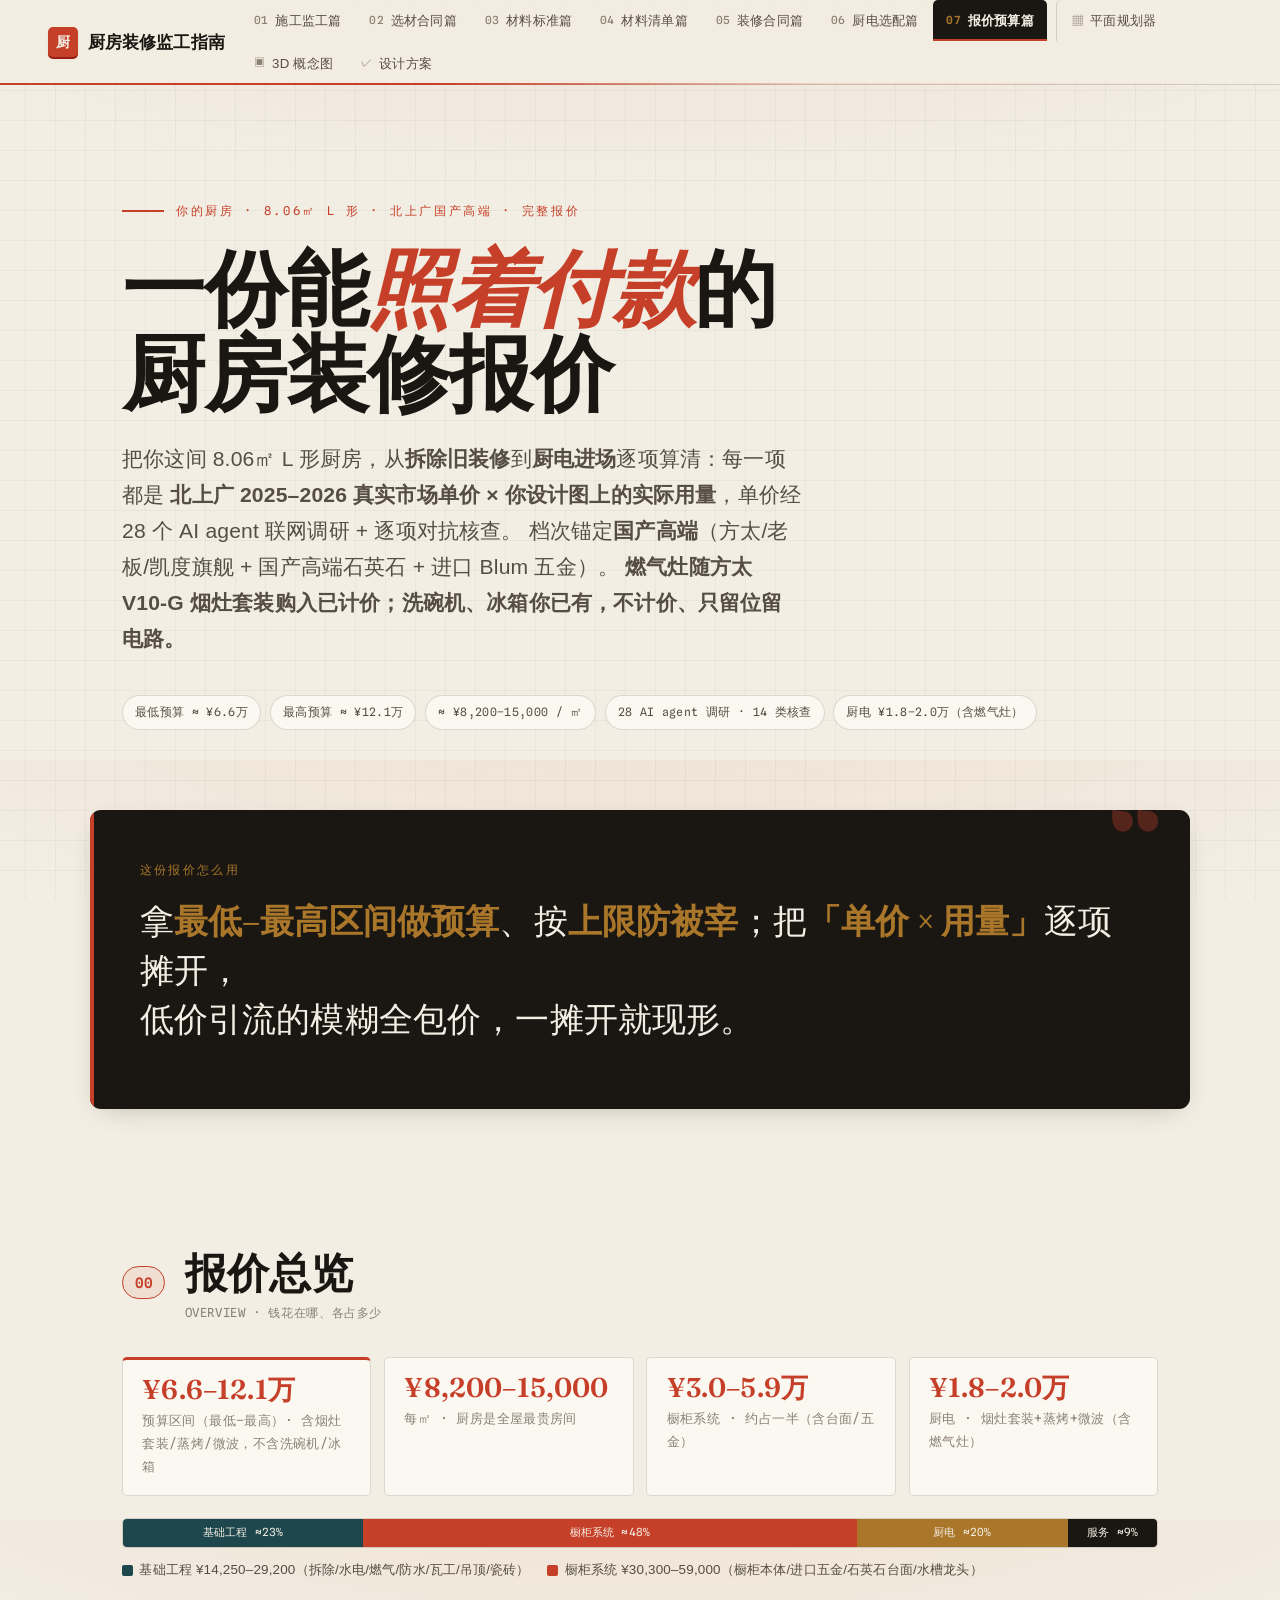
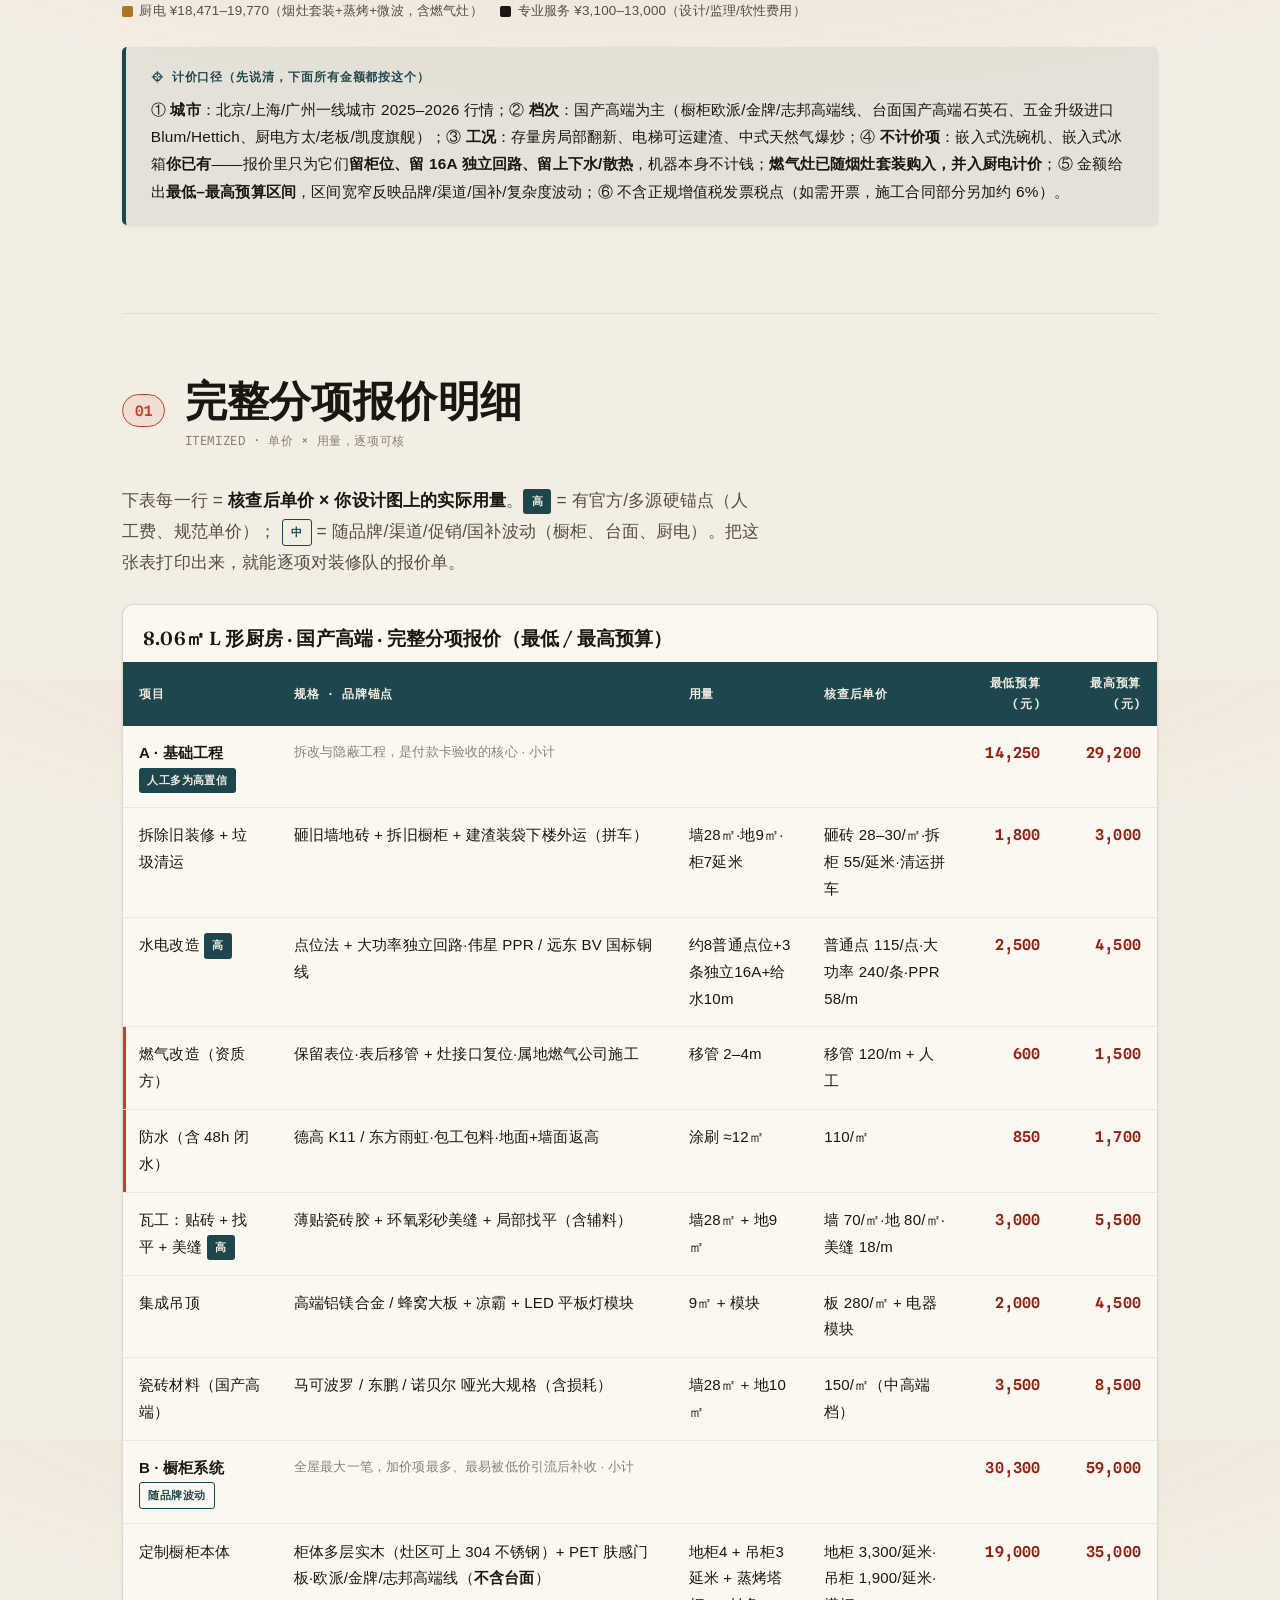
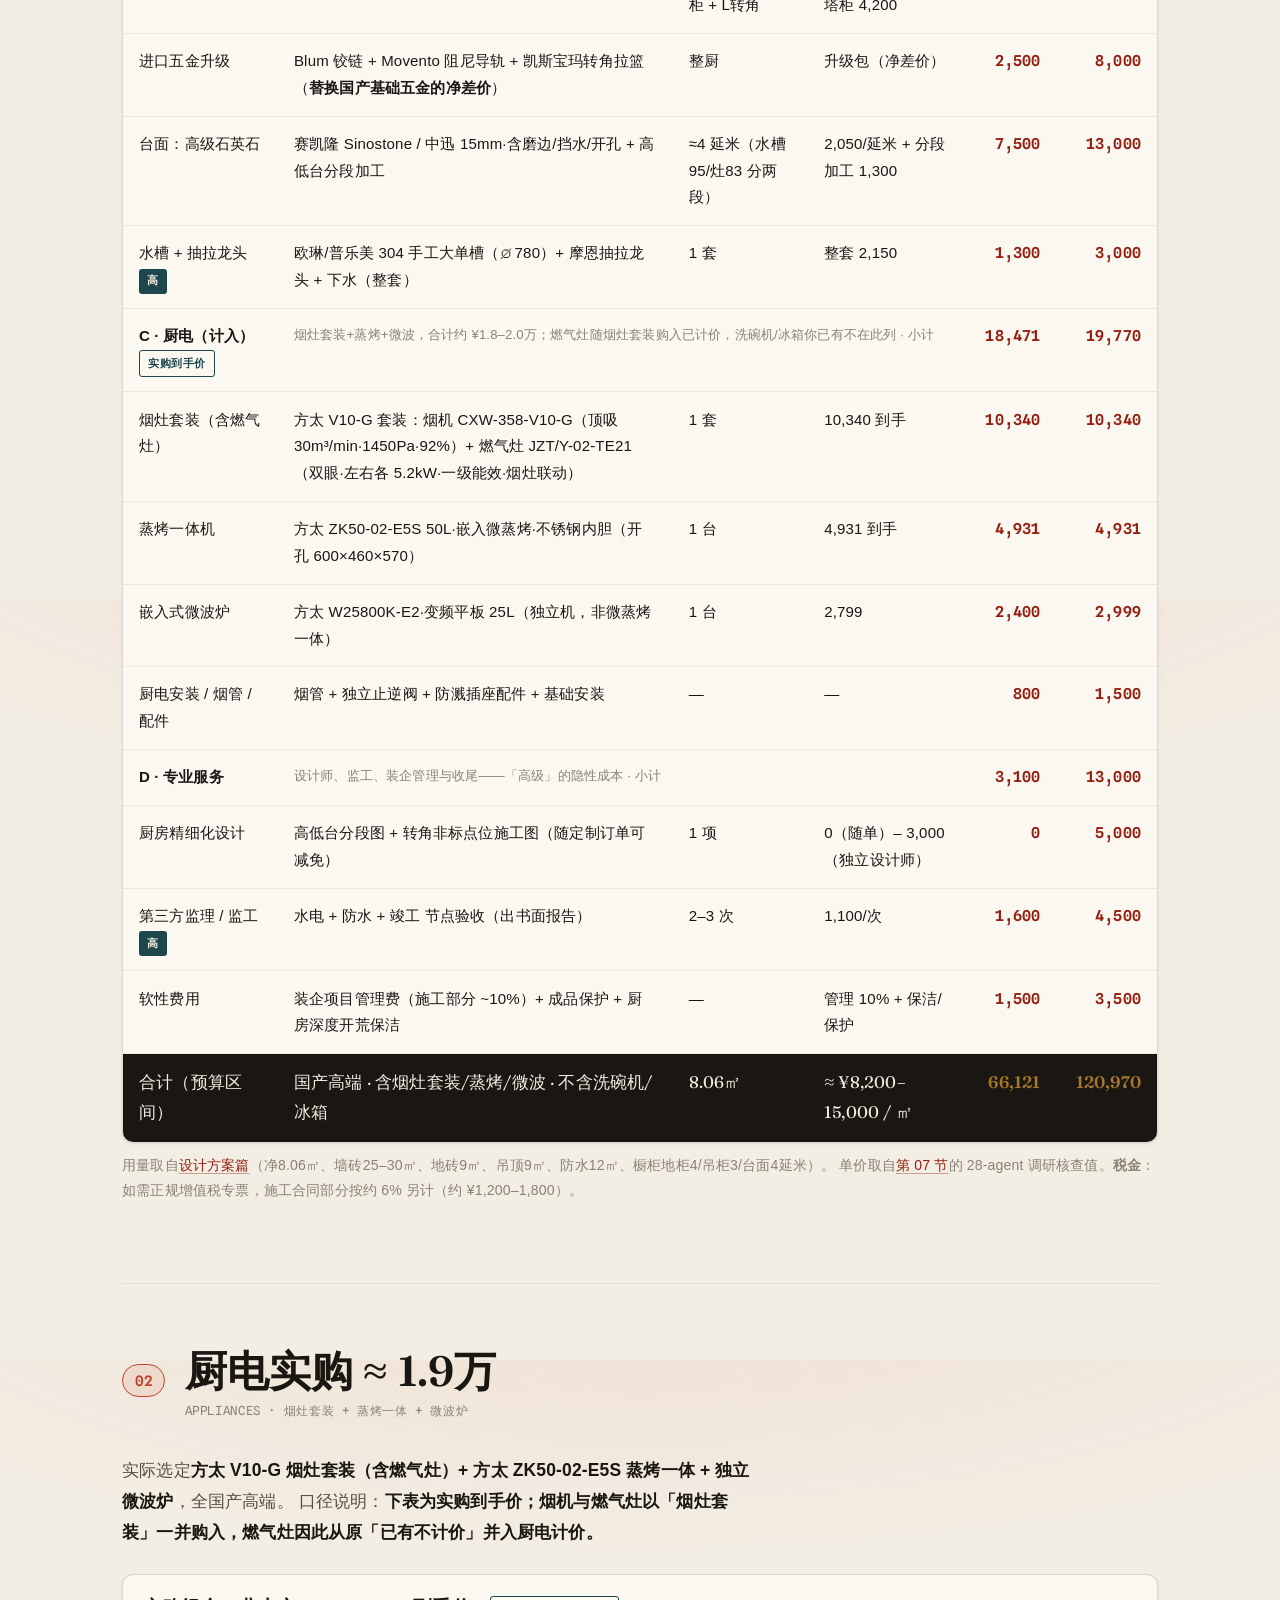
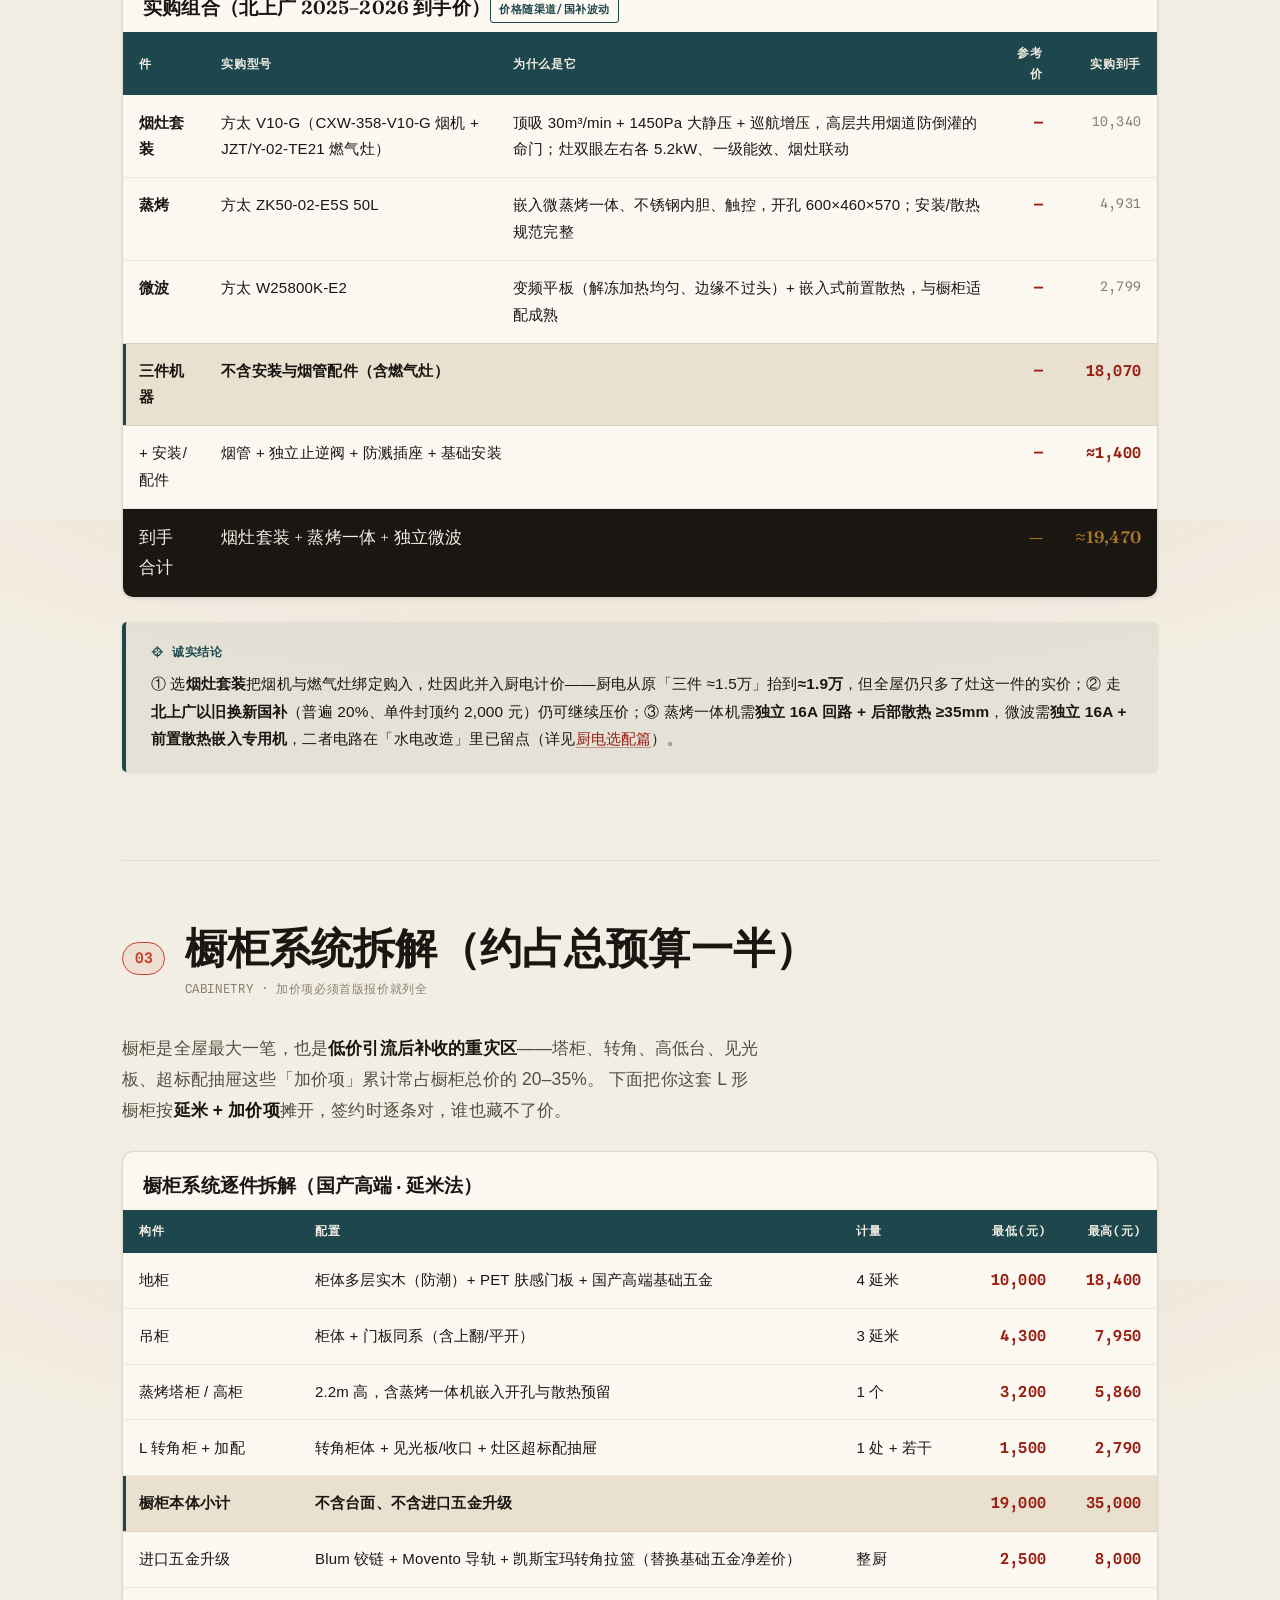
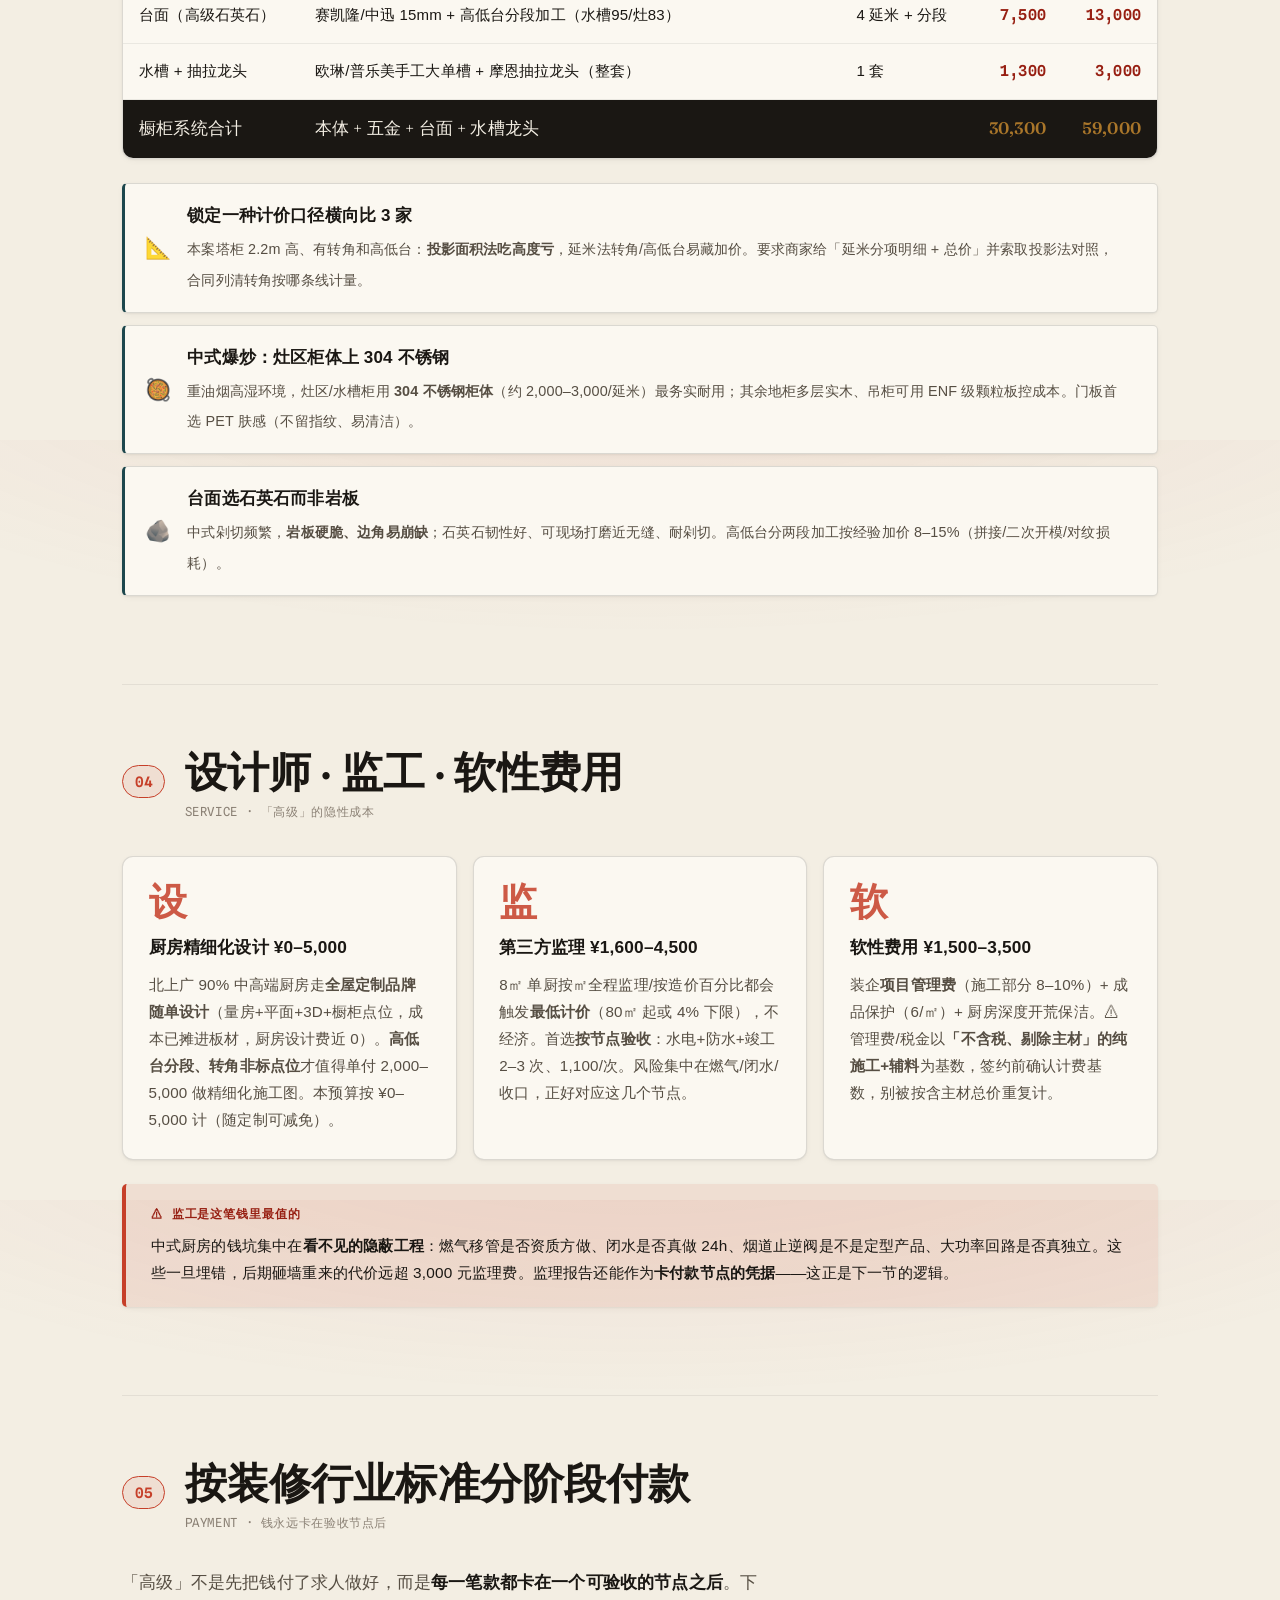
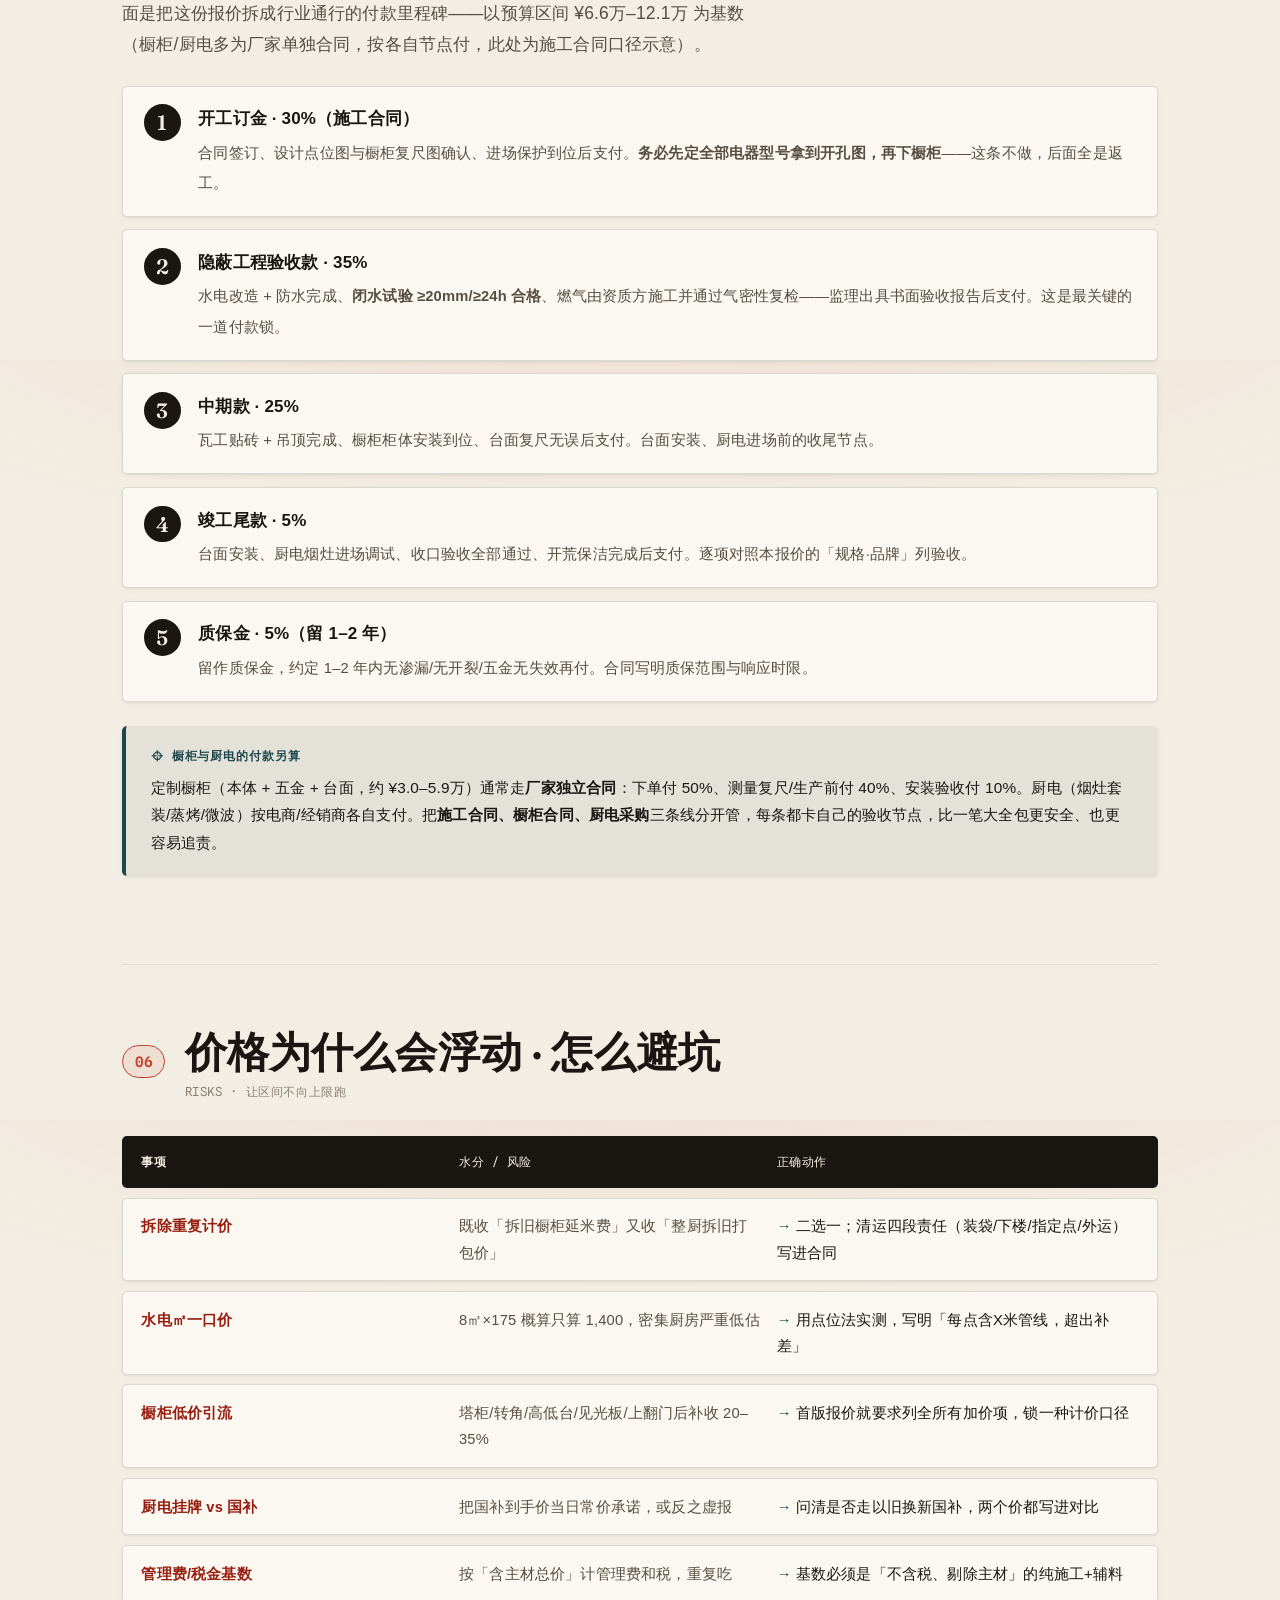
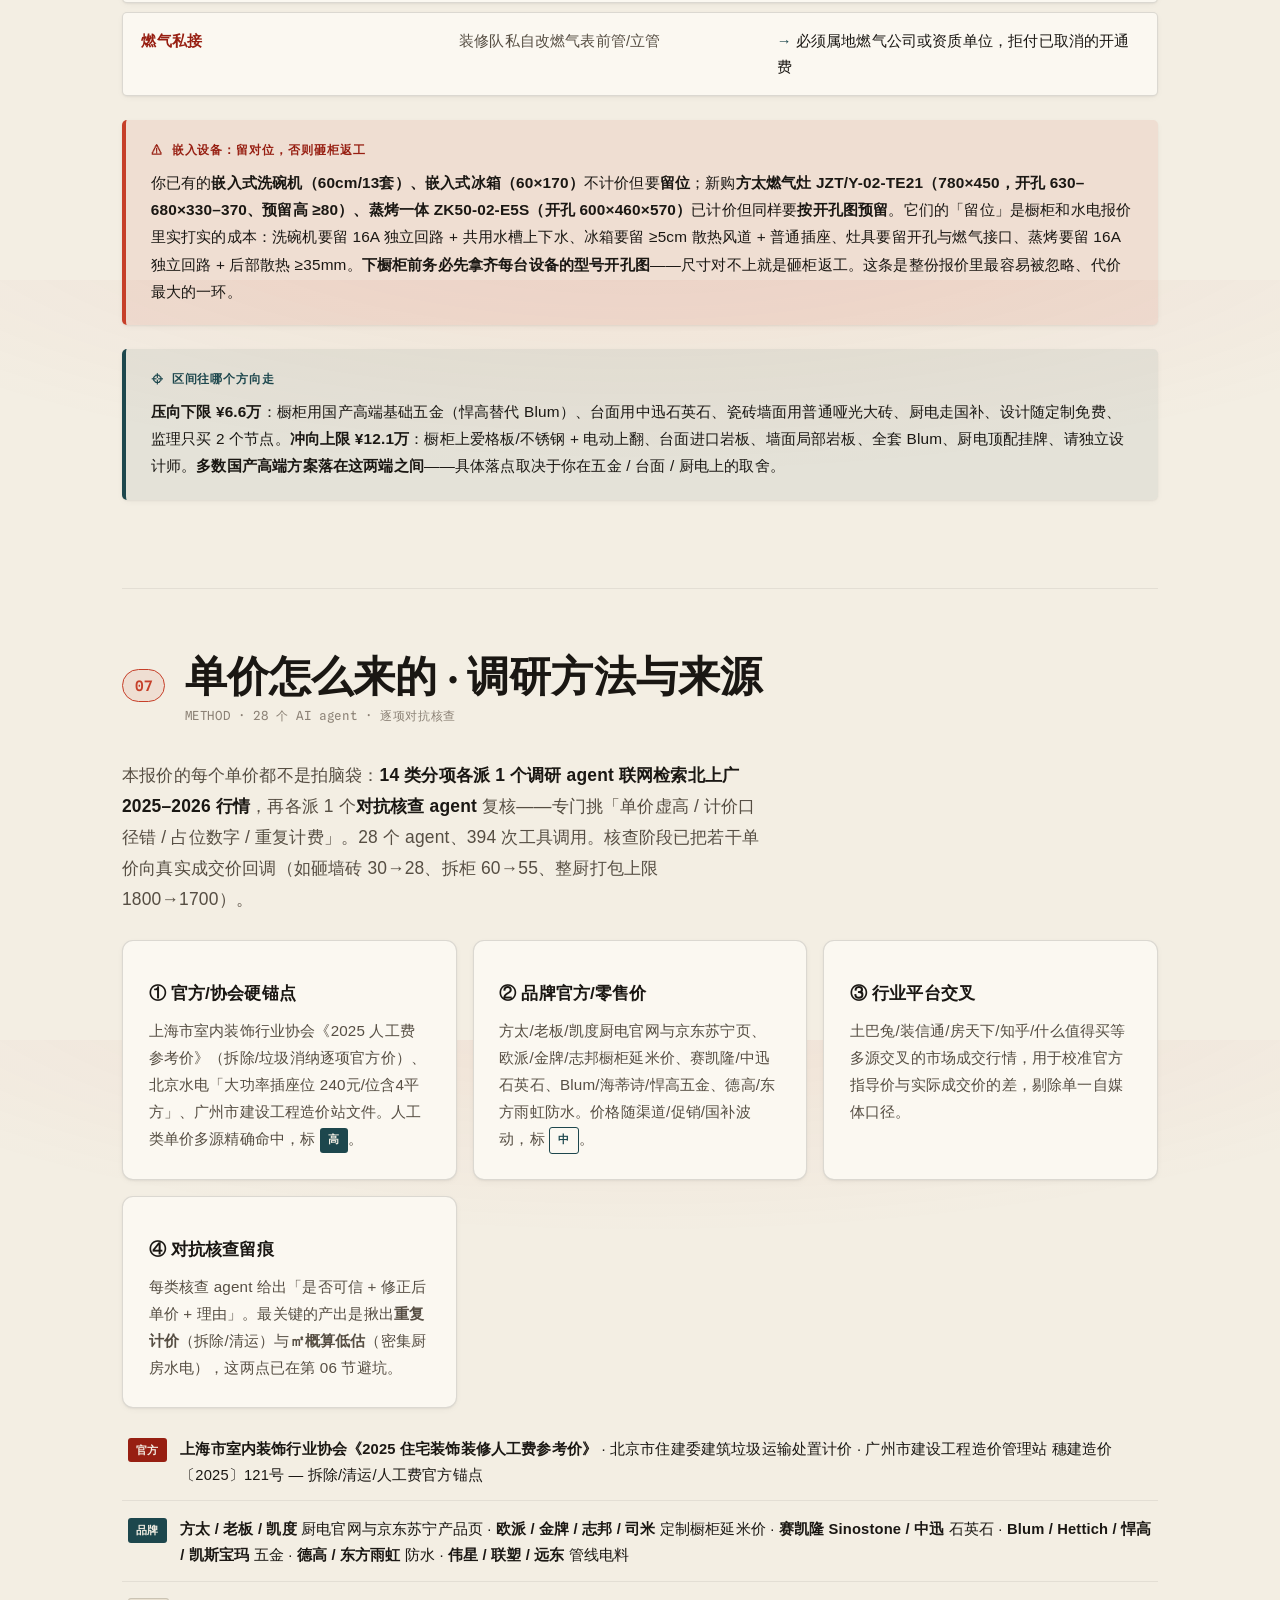
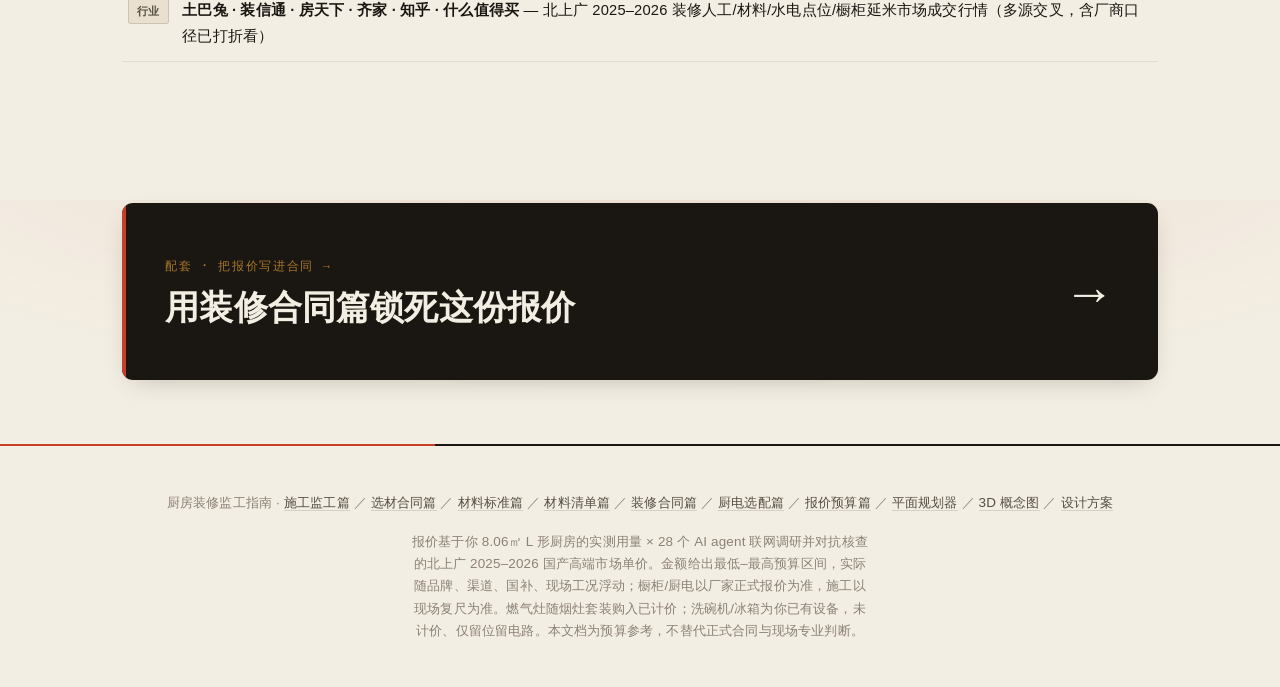
<file: kitchen-budget.html>
<!DOCTYPE html>
<html lang="zh-CN">
<head>
<meta charset="UTF-8">
<meta name="viewport" content="width=device-width, initial-scale=1.0">
<title>厨房装修监工指南 · 报价预算篇</title>
<meta name="description" content="8.06㎡ L形厨房 北上广国产高端装修完整分项报价：拆除/水电/燃气/防水/瓦工/吊顶/瓷砖/定制橱柜/进口五金/高级石英石台面/水槽龙头/厨电(方太V10-G烟灶套装含燃气灶+蒸烤一体ZK50-02-E5S+微波炉≈1.9万)/设计/监理/软性费用。基于28个AI agent联网调研北上广2025-2026市场单价并逐项对抗核查。预算区间约6.6万-12.1万（最低-最高）。燃气灶随烟灶套装购入已计价，洗碗机/冰箱已有不计价仅留位。">
<link rel="stylesheet" href="styles.css">
<style>
  /* 报价预算页专属：复用全站组件，仅补充预算专用小样式 + 打印样式 */
  .kpi{display:grid;grid-template-columns:repeat(auto-fit,minmax(150px,1fr));gap:.8rem;margin:1.4rem 0;}
  .kpi__c{background:var(--paper-card);border:1px solid var(--line);border-radius:var(--radius);padding:1rem 1.2rem;}
  .kpi__c--hero{border-top:3px solid var(--red);}
  .kpi__n{font-family:var(--font-display);font-size:1.7rem;font-weight:600;color:var(--red);line-height:1;}
  .kpi__l{font-size:.82rem;color:var(--ink-faint);margin-top:.35rem;font-family:var(--font-mono);letter-spacing:.03em;}
  /* 金额列右对齐、等宽 */
  .money{font-family:var(--font-mono);font-weight:600;color:var(--red-deep);white-space:nowrap;text-align:right;}
  .money--sub{color:var(--ink-faint);font-weight:400;font-size:.82rem;}
  td.num,th.num{text-align:right;}
  /* 分组表头的说明格弱化：共享 css 是 td .sub（后代），不命中 td 自身，这里补元素级；不加 display:block 以免破坏表格布局 */
  td.sub{font-size:.82rem;color:var(--ink-faint);font-weight:400;}
  /* 分组小计行 */
  tr.row-sub td{background:var(--paper-2);font-weight:600;}
  tr.row-sub td:first-child{box-shadow:inset 3px 0 0 var(--teal);}
  /* 总计大行 */
  tr.row-total td{background:var(--ink);color:var(--paper);font-family:var(--font-display);font-size:1.05rem;}
  tr.row-total .money{color:var(--amber);}
  /* 占比条 */
  .splitbar{display:flex;height:30px;border-radius:var(--radius);overflow:hidden;margin:1.2rem 0 .6rem;border:1px solid var(--line);}
  .splitbar span{display:flex;align-items:center;justify-content:center;font-family:var(--font-mono);font-size:.7rem;color:var(--paper);white-space:nowrap;overflow:hidden;}
  .splitbar .s-base{background:var(--teal);}
  .splitbar .s-cab{background:var(--red);}
  .splitbar .s-app{background:var(--amber);}
  .splitbar .s-pro{background:var(--ink);}
  .splitlegend{display:flex;flex-wrap:wrap;gap:1.1rem;font-size:.84rem;color:var(--ink-soft);margin-bottom:1rem;}
  .splitlegend i{display:inline-block;width:11px;height:11px;border-radius:2px;margin-right:.4rem;vertical-align:middle;}
  @media print{
    @page{margin:13mm;}
    .nav,.progress,.handoff,#toTop{display:none !important;}
    body{background:#fff !important;background-image:none !important;font-size:10.5pt;color:#000;}
    .hero{padding:0 0 1rem;}
    .section{padding:.7rem 0;break-inside:auto;}
    .section__head{margin-bottom:.9rem;}
    .card,.anchor,.kpi__c,.callout,.table-wrap,.step{break-inside:avoid;}
    a{color:#000;text-decoration:none;}
    .creed{background:#f0f0f0 !important;color:#000 !important;}
    .creed__text,.creed__text b{color:#000 !important;}
    tr.row-total td{background:#000 !important;-webkit-print-color-adjust:exact;print-color-adjust:exact;}
  }
</style>
</head>
<body>
<div class="progress" role="presentation"></div>

<nav class="nav" aria-label="主导航">
  <a class="nav__brand" href="index.html"><span class="mark">厨</span>厨房装修监工指南</a>
  <div class="nav__tabs">
    <a class="nav__tab" href="index.html"><span class="idx">01</span>施工监工篇</a>
    <a class="nav__tab" href="materials-contract.html"><span class="idx">02</span>选材合同篇</a>
    <a class="nav__tab" href="materials-standards.html"><span class="idx">03</span>材料标准篇</a>
    <a class="nav__tab" href="materials-list.html"><span class="idx">04</span>材料清单篇</a>
    <a class="nav__tab" href="contract.html"><span class="idx">05</span>装修合同篇</a>
    <a class="nav__tab" href="kitchen-appliances.html"><span class="idx">06</span>厨电选配篇</a>
    <a class="nav__tab" href="kitchen-budget.html" aria-current="page"><span class="idx">07</span>报价预算篇</a>
    <a class="nav__tab" href="kitchen-planner.html"><span class="idx">▦</span>平面规划器</a>
    <a class="nav__tab" href="kitchen-3d.html"><span class="idx">▣</span>3D 概念图</a>
    <a class="nav__tab" href="kitchen-design.html"><span class="idx">✓</span>设计方案</a>
  </div>
</nav>

<header class="hero">
  <div class="hero__kicker">你的厨房 · 8.06㎡ L 形 · 北上广国产高端 · 完整报价</div>
  <h1 class="hero__title">一份能<em>照着付款</em>的<br>厨房装修报价</h1>
  <p class="hero__lede">
    把你这间 8.06㎡ L 形厨房，从<strong>拆除旧装修</strong>到<strong>厨电进场</strong>逐项算清：每一项都是
    <strong>北上广 2025–2026 真实市场单价 × 你设计图上的实际用量</strong>，单价经 28 个 AI agent 联网调研 + 逐项对抗核查。
    档次锚定<strong>国产高端</strong>（方太/老板/凯度旗舰 + 国产高端石英石 + 进口 Blum 五金）。
    <strong>燃气灶随方太 V10-G 烟灶套装购入已计价；洗碗机、冰箱你已有，不计价、只留位留电路。</strong>
  </p>
  <div class="hero__meta">
    <span class="chip">最低预算 ≈ ¥6.6万</span>
    <span class="chip">最高预算 ≈ ¥12.1万</span>
    <span class="chip">≈ ¥8,200–15,000 / ㎡</span>
    <span class="chip">28 AI agent 调研 · 14 类核查</span>
    <span class="chip">厨电 ¥1.8–2.0万（含燃气灶）</span>
  </div>
</header>

<div class="creed" data-reveal>
  <div class="creed__label">这份报价怎么用</div>
  <p class="creed__text">拿<b>最低–最高区间做预算</b>、按<b>上限防被宰</b>；把<b>「单价 × 用量」</b>逐项摊开，<br>低价引流的模糊全包价，一摊开就现形。</p>
</div>

<main class="wrap">

  <!-- 00 报价总览 -->
  <section class="section" id="overview">
    <div class="section__head"><span class="section__num">00</span>
      <h2 class="section__title">报价总览<small>OVERVIEW · 钱花在哪、各占多少</small></h2></div>
    <div class="kpi" data-reveal>
      <div class="kpi__c kpi__c--hero"><div class="kpi__n">¥6.6–12.1万</div><div class="kpi__l">预算区间（最低–最高）· 含烟灶套装/蒸烤/微波，不含洗碗机/冰箱</div></div>
      <div class="kpi__c"><div class="kpi__n">¥8,200–15,000</div><div class="kpi__l">每㎡ · 厨房是全屋最贵房间</div></div>
      <div class="kpi__c"><div class="kpi__n">¥3.0–5.9万</div><div class="kpi__l">橱柜系统 · 约占一半（含台面/五金）</div></div>
      <div class="kpi__c"><div class="kpi__n">¥1.8–2.0万</div><div class="kpi__l">厨电 · 烟灶套装+蒸烤+微波（含燃气灶）</div></div>
    </div>

    <div class="splitbar" aria-hidden="true">
      <span class="s-base" style="flex:21725">基础工程 ≈23%</span>
      <span class="s-cab" style="flex:44650">橱柜系统 ≈48%</span>
      <span class="s-app" style="flex:19121">厨电 ≈20%</span>
      <span class="s-pro" style="flex:8050">服务 ≈9%</span>
    </div>
    <div class="splitlegend">
      <span><i style="background:var(--teal)"></i>基础工程 ¥14,250–29,200（拆除/水电/燃气/防水/瓦工/吊顶/瓷砖）</span>
      <span><i style="background:var(--red)"></i>橱柜系统 ¥30,300–59,000（橱柜本体/进口五金/石英石台面/水槽龙头）</span>
      <span><i style="background:var(--amber)"></i>厨电 ¥18,471–19,770（烟灶套装+蒸烤+微波，含燃气灶）</span>
      <span><i style="background:var(--ink)"></i>专业服务 ¥3,100–13,000（设计/监理/软性费用）</span>
    </div>

    <div class="callout callout--honest" data-reveal>
      <span class="callout__tag">⌖ 计价口径（先说清，下面所有金额都按这个）</span>
      <p>① <strong>城市</strong>：北京/上海/广州一线城市 2025–2026 行情；② <strong>档次</strong>：国产高端为主（橱柜欧派/金牌/志邦高端线、台面国产高端石英石、五金升级进口 Blum/Hettich、厨电方太/老板/凯度旗舰）；③ <strong>工况</strong>：存量房局部翻新、电梯可运建渣、中式天然气爆炒；④ <strong>不计价项</strong>：嵌入式洗碗机、嵌入式冰箱<strong>你已有</strong>——报价里只为它们<strong>留柜位、留 16A 独立回路、留上下水/散热</strong>，机器本身不计钱；<strong>燃气灶已随烟灶套装购入，并入厨电计价</strong>；⑤ 金额给出<strong>最低–最高预算区间</strong>，区间宽窄反映品牌/渠道/国补/复杂度波动；⑥ 不含正规增值税发票税点（如需开票，施工合同部分另加约 6%）。</p>
    </div>
  </section>

  <!-- 01 完整分项报价明细 -->
  <section class="section" id="breakdown">
    <div class="section__head"><span class="section__num">01</span>
      <h2 class="section__title">完整分项报价明细<small>ITEMIZED · 单价 × 用量，逐项可核</small></h2></div>
    <p class="lead-p">
      下表每一行 = <strong>核查后单价 × 你设计图上的实际用量</strong>。<span class="badge badge--hi">高</span> = 有官方/多源硬锚点（人工费、规范单价）；
      <span class="badge badge--mid">中</span> = 随品牌/渠道/促销/国补波动（橱柜、台面、厨电）。把这张表打印出来，就能逐项对装修队的报价单。
    </p>
    <div class="table-wrap" data-reveal>
      <table>
        <caption>8.06㎡ L 形厨房 · 国产高端 · 完整分项报价（最低 / 最高预算）</caption>
        <thead>
          <tr><th>项目</th><th>规格 · 品牌锚点</th><th>用量</th><th>核查后单价</th><th class="num">最低预算(元)</th><th class="num">最高预算(元)</th></tr>
        </thead>
        <tbody>
          <!-- A 基础工程 -->
          <tr><td><strong>A · 基础工程</strong> <span class="badge badge--hi">人工多为高置信</span></td><td colspan="3" class="sub">拆改与隐蔽工程，是付款卡验收的核心 · 小计</td><td class="num money">14,250</td><td class="num money">29,200</td></tr>
          <tr><td>拆除旧装修 + 垃圾清运</td><td>砸旧墙地砖 + 拆旧橱柜 + 建渣装袋下楼外运（拼车）</td><td>墙28㎡·地9㎡·柜7延米</td><td>砸砖 28–30/㎡·拆柜 55/延米·清运拼车</td><td class="num money">1,800</td><td class="num money">3,000</td></tr>
          <tr><td>水电改造 <span class="badge badge--hi">高</span></td><td>点位法 + 大功率独立回路·伟星 PPR / 远东 BV 国标铜线</td><td>约8普通点位+3条独立16A+给水10m</td><td>普通点 115/点·大功率 240/条·PPR 58/m</td><td class="num money">2,500</td><td class="num money">4,500</td></tr>
          <tr class="row-must"><td>燃气改造（资质方）</td><td>保留表位·表后移管 + 灶接口复位·属地燃气公司施工</td><td>移管 2–4m</td><td>移管 120/m + 人工</td><td class="num money">600</td><td class="num money">1,500</td></tr>
          <tr class="row-must"><td>防水（含 48h 闭水）</td><td>德高 K11 / 东方雨虹·包工包料·地面+墙面返高</td><td>涂刷 ≈12㎡</td><td>110/㎡</td><td class="num money">850</td><td class="num money">1,700</td></tr>
          <tr><td>瓦工：贴砖 + 找平 + 美缝 <span class="badge badge--hi">高</span></td><td>薄贴瓷砖胶 + 环氧彩砂美缝 + 局部找平（含辅料）</td><td>墙28㎡ + 地9㎡</td><td>墙 70/㎡·地 80/㎡·美缝 18/m</td><td class="num money">3,000</td><td class="num money">5,500</td></tr>
          <tr><td>集成吊顶</td><td>高端铝镁合金 / 蜂窝大板 + 凉霸 + LED 平板灯模块</td><td>9㎡ + 模块</td><td>板 280/㎡ + 电器模块</td><td class="num money">2,000</td><td class="num money">4,500</td></tr>
          <tr><td>瓷砖材料（国产高端）</td><td>马可波罗 / 东鹏 / 诺贝尔 哑光大规格（含损耗）</td><td>墙28㎡ + 地10㎡</td><td>150/㎡（中高端档）</td><td class="num money">3,500</td><td class="num money">8,500</td></tr>

          <!-- B 橱柜系统 -->
          <tr><td><strong>B · 橱柜系统</strong> <span class="badge badge--mid">随品牌波动</span></td><td colspan="3" class="sub">全屋最大一笔，加价项最多、最易被低价引流后补收 · 小计</td><td class="num money">30,300</td><td class="num money">59,000</td></tr>
          <tr><td>定制橱柜本体</td><td>柜体多层实木（灶区可上 304 不锈钢）+ PET 肤感门板·欧派/金牌/志邦高端线（<strong>不含台面</strong>）</td><td>地柜4 + 吊柜3 延米 + 蒸烤塔柜 + L转角</td><td>地柜 3,300/延米·吊柜 1,900/延米·塔柜 4,200</td><td class="num money">19,000</td><td class="num money">35,000</td></tr>
          <tr><td>进口五金升级</td><td>Blum 铰链 + Movento 阻尼导轨 + 凯斯宝玛转角拉篮（<strong>替换国产基础五金的净差价</strong>）</td><td>整厨</td><td>升级包（净差价）</td><td class="num money">2,500</td><td class="num money">8,000</td></tr>
          <tr><td>台面：高级石英石</td><td>赛凯隆 Sinostone / 中迅 15mm·含磨边/挡水/开孔 + 高低台分段加工</td><td>≈4 延米（水槽95/灶83 分两段）</td><td>2,050/延米 + 分段加工 1,300</td><td class="num money">7,500</td><td class="num money">13,000</td></tr>
          <tr><td>水槽 + 抽拉龙头 <span class="badge badge--hi">高</span></td><td>欧琳/普乐美 304 手工大单槽（⌀780）+ 摩恩抽拉龙头 + 下水（整套）</td><td>1 套</td><td>整套 2,150</td><td class="num money">1,300</td><td class="num money">3,000</td></tr>

          <!-- C 厨电 -->
          <tr><td><strong>C · 厨电（计入）</strong> <span class="badge badge--mid">实购到手价</span></td><td colspan="3" class="sub">烟灶套装+蒸烤+微波，合计约 ¥1.8–2.0万；燃气灶随烟灶套装购入已计价，洗碗机/冰箱你已有不在此列 · 小计</td><td class="num money">18,471</td><td class="num money">19,770</td></tr>
          <tr><td>烟灶套装（含燃气灶）</td><td>方太 V10-G 套装：烟机 CXW-358-V10-G（顶吸 30m³/min·1450Pa·92%）+ 燃气灶 JZT/Y-02-TE21（双眼·左右各 5.2kW·一级能效·烟灶联动）</td><td>1 套</td><td>10,340 到手</td><td class="num money">10,340</td><td class="num money">10,340</td></tr>
          <tr><td>蒸烤一体机</td><td>方太 ZK50-02-E5S 50L·嵌入微蒸烤·不锈钢内胆（开孔 600×460×570）</td><td>1 台</td><td>4,931 到手</td><td class="num money">4,931</td><td class="num money">4,931</td></tr>
          <tr><td>嵌入式微波炉</td><td>方太 W25800K-E2·变频平板 25L（独立机，非微蒸烤一体）</td><td>1 台</td><td>2,799</td><td class="num money">2,400</td><td class="num money">2,999</td></tr>
          <tr><td>厨电安装 / 烟管 / 配件</td><td>烟管 + 独立止逆阀 + 防溅插座配件 + 基础安装</td><td>—</td><td>—</td><td class="num money">800</td><td class="num money">1,500</td></tr>

          <!-- D 专业服务 -->
          <tr><td><strong>D · 专业服务</strong></td><td colspan="3" class="sub">设计师、监工、装企管理与收尾——「高级」的隐性成本 · 小计</td><td class="num money">3,100</td><td class="num money">13,000</td></tr>
          <tr><td>厨房精细化设计</td><td>高低台分段图 + 转角非标点位施工图（随定制订单可减免）</td><td>1 项</td><td>0（随单）– 3,000（独立设计师）</td><td class="num money">0</td><td class="num money">5,000</td></tr>
          <tr><td>第三方监理 / 监工 <span class="badge badge--hi">高</span></td><td>水电 + 防水 + 竣工 节点验收（出书面报告）</td><td>2–3 次</td><td>1,100/次</td><td class="num money">1,600</td><td class="num money">4,500</td></tr>
          <tr><td>软性费用</td><td>装企项目管理费（施工部分 ~10%）+ 成品保护 + 厨房深度开荒保洁</td><td>—</td><td>管理 10% + 保洁/保护</td><td class="num money">1,500</td><td class="num money">3,500</td></tr>

          <!-- 总计 -->
          <tr class="row-total"><td>合计（预算区间）</td><td>国产高端 · 含烟灶套装/蒸烤/微波 · 不含洗碗机/冰箱</td><td>8.06㎡</td><td>≈ ¥8,200–15,000 / ㎡</td><td class="num money">66,121</td><td class="num money">120,970</td></tr>
        </tbody>
      </table>
    </div>
    <p style="font-size:.88rem;color:var(--ink-faint);margin-top:.6rem">
      用量取自<a class="inline" href="kitchen-design.html">设计方案篇</a>（净8.06㎡、墙砖25–30㎡、地砖9㎡、吊顶9㎡、防水12㎡、橱柜地柜4/吊柜3/台面4延米）。
      单价取自<a class="inline" href="#method">第 07 节</a>的 28-agent 调研核查值。<strong>税金</strong>：如需正规增值税专票，施工合同部分按约 6% 另计（约 ¥1,200–1,800）。
    </p>
  </section>

  <!-- 02 厨电实购 ≈1.9万 -->
  <section class="section" id="appliances">
    <div class="section__head"><span class="section__num">02</span>
      <h2 class="section__title">厨电实购 ≈ 1.9万<small>APPLIANCES · 烟灶套装 + 蒸烤一体 + 微波炉</small></h2></div>
    <p class="lead-p">
      实际选定<strong>方太 V10-G 烟灶套装（含燃气灶）+ 方太 ZK50-02-E5S 蒸烤一体 + 独立微波炉</strong>，全国产高端。
      口径说明：<strong>下表为实购到手价；烟机与燃气灶以「烟灶套装」一并购入，燃气灶因此从原「已有不计价」并入厨电计价。</strong>
    </p>
    <div class="table-wrap" data-reveal>
      <table>
        <caption>实购组合（北上广 2025–2026 到手价）<span class="badge badge--mid">价格随渠道/国补波动</span></caption>
        <thead><tr><th>件</th><th>实购型号</th><th>为什么是它</th><th class="num">参考价</th><th class="num">实购到手</th></tr></thead>
        <tbody>
          <tr><td><strong>烟灶套装</strong></td><td>方太 V10-G（CXW-358-V10-G 烟机 + JZT/Y-02-TE21 燃气灶）</td><td>顶吸 30m³/min + 1450Pa 大静压 + 巡航增压，高层共用烟道防倒灌的命门；灶双眼左右各 5.2kW、一级能效、烟灶联动</td><td class="num money">—</td><td class="num money money--sub">10,340</td></tr>
          <tr><td><strong>蒸烤</strong></td><td>方太 ZK50-02-E5S 50L</td><td>嵌入微蒸烤一体、不锈钢内胆、触控，开孔 600×460×570；安装/散热规范完整</td><td class="num money">—</td><td class="num money money--sub">4,931</td></tr>
          <tr><td><strong>微波</strong></td><td>方太 W25800K-E2</td><td>变频平板（解冻加热均匀、边缘不过头）+ 嵌入式前置散热，与橱柜适配成熟</td><td class="num money">—</td><td class="num money money--sub">2,799</td></tr>
          <tr class="row-sub"><td>三件机器</td><td colspan="2">不含安装与烟管配件（含燃气灶）</td><td class="num money">—</td><td class="num money">18,070</td></tr>
          <tr><td>+ 安装/配件</td><td colspan="2">烟管 + 独立止逆阀 + 防溅插座 + 基础安装</td><td class="num money">—</td><td class="num money">≈1,400</td></tr>
          <tr class="row-total"><td>到手合计</td><td colspan="2">烟灶套装 + 蒸烤一体 + 独立微波</td><td class="num money">—</td><td class="num money">≈19,470</td></tr>
        </tbody>
      </table>
    </div>
    <div class="callout callout--honest" data-reveal>
      <span class="callout__tag">⌖ 诚实结论</span>
      <p>① 选<strong>烟灶套装</strong>把烟机与燃气灶绑定购入，灶因此并入厨电计价——厨电从原「三件 ≈1.5万」抬到<strong>≈1.9万</strong>，但全屋仍只多了灶这一件的实价；② 走<strong>北上广以旧换新国补</strong>（普遍 20%、单件封顶约 2,000 元）仍可继续压价；③ 蒸烤一体机需<strong>独立 16A 回路 + 后部散热 ≥35mm</strong>，微波需<strong>独立 16A + 前置散热嵌入专用机</strong>，二者电路在「水电改造」里已留点（详见<a class="inline" href="kitchen-appliances.html">厨电选配篇</a>）。</p>
    </div>
  </section>

  <!-- 03 橱柜系统拆解 -->
  <section class="section" id="cabinet">
    <div class="section__head"><span class="section__num">03</span>
      <h2 class="section__title">橱柜系统拆解（约占总预算一半）<small>CABINETRY · 加价项必须首版报价就列全</small></h2></div>
    <p class="lead-p">
      橱柜是全屋最大一笔，也是<strong>低价引流后补收的重灾区</strong>——塔柜、转角、高低台、见光板、超标配抽屉这些「加价项」累计常占橱柜总价的 20–35%。
      下面把你这套 L 形橱柜按<strong>延米 + 加价项</strong>摊开，签约时逐条对，谁也藏不了价。
    </p>
    <div class="table-wrap" data-reveal>
      <table>
        <caption>橱柜系统逐件拆解（国产高端 · 延米法）</caption>
        <thead><tr><th>构件</th><th>配置</th><th>计量</th><th class="num">最低(元)</th><th class="num">最高(元)</th></tr></thead>
        <tbody>
          <tr><td>地柜</td><td>柜体多层实木（防潮）+ PET 肤感门板 + 国产高端基础五金</td><td>4 延米</td><td class="num money">10,000</td><td class="num money">18,400</td></tr>
          <tr><td>吊柜</td><td>柜体 + 门板同系（含上翻/平开）</td><td>3 延米</td><td class="num money">4,300</td><td class="num money">7,950</td></tr>
          <tr><td>蒸烤塔柜 / 高柜</td><td>2.2m 高，含蒸烤一体机嵌入开孔与散热预留</td><td>1 个</td><td class="num money">3,200</td><td class="num money">5,860</td></tr>
          <tr><td>L 转角柜 + 加配</td><td>转角柜体 + 见光板/收口 + 灶区超标配抽屉</td><td>1 处 + 若干</td><td class="num money">1,500</td><td class="num money">2,790</td></tr>
          <tr class="row-sub"><td>橱柜本体小计</td><td colspan="2">不含台面、不含进口五金升级</td><td class="num money">19,000</td><td class="num money">35,000</td></tr>
          <tr><td>进口五金升级</td><td>Blum 铰链 + Movento 导轨 + 凯斯宝玛转角拉篮（替换基础五金净差价）</td><td>整厨</td><td class="num money">2,500</td><td class="num money">8,000</td></tr>
          <tr><td>台面（高级石英石）</td><td>赛凯隆/中迅 15mm + 高低台分段加工（水槽95/灶83）</td><td>4 延米 + 分段</td><td class="num money">7,500</td><td class="num money">13,000</td></tr>
          <tr><td>水槽 + 抽拉龙头</td><td>欧琳/普乐美手工大单槽 + 摩恩抽拉龙头（整套）</td><td>1 套</td><td class="num money">1,300</td><td class="num money">3,000</td></tr>
          <tr class="row-total"><td>橱柜系统合计</td><td colspan="2">本体 + 五金 + 台面 + 水槽龙头</td><td class="num money">30,300</td><td class="num money">59,000</td></tr>
        </tbody>
      </table>
    </div>
    <div class="anchors" data-reveal>
      <div class="anchor"><span class="anchor__icon">📐</span><div class="anchor__body"><strong>锁定一种计价口径横向比 3 家</strong><span>本案塔柜 2.2m 高、有转角和高低台：<b>投影面积法吃高度亏</b>，延米法转角/高低台易藏加价。要求商家给「延米分项明细 + 总价」并索取投影法对照，合同列清转角按哪条线计量。</span></div></div>
      <div class="anchor"><span class="anchor__icon">🥘</span><div class="anchor__body"><strong>中式爆炒：灶区柜体上 304 不锈钢</strong><span>重油烟高湿环境，灶区/水槽柜用 <b>304 不锈钢柜体</b>（约 2,000–3,000/延米）最务实耐用；其余地柜多层实木、吊柜可用 ENF 级颗粒板控成本。门板首选 PET 肤感（不留指纹、易清洁）。</span></div></div>
      <div class="anchor"><span class="anchor__icon">🪨</span><div class="anchor__body"><strong>台面选石英石而非岩板</strong><span>中式剁切频繁，<b>岩板硬脆、边角易崩缺</b>；石英石韧性好、可现场打磨近无缝、耐剁切。高低台分两段加工按经验加价 8–15%（拼接/二次开模/对纹损耗）。</span></div></div>
    </div>
  </section>

  <!-- 04 设计 监理 软性 -->
  <section class="section" id="service">
    <div class="section__head"><span class="section__num">04</span>
      <h2 class="section__title">设计师 · 监工 · 软性费用<small>SERVICE · 「高级」的隐性成本</small></h2></div>
    <div class="cards" data-reveal>
      <article class="card"><div class="card__n">设</div><h4>厨房精细化设计 ¥0–5,000</h4><p>北上广 90% 中高端厨房走<strong>全屋定制品牌随单设计</strong>（量房+平面+3D+橱柜点位，成本已摊进板材，厨房设计费近 0）。<strong>高低台分段、转角非标点位</strong>才值得单付 2,000–5,000 做精细化施工图。本预算按 ¥0–5,000 计（随定制可减免）。</p></article>
      <article class="card"><div class="card__n">监</div><h4>第三方监理 ¥1,600–4,500</h4><p>8㎡ 单厨按㎡全程监理/按造价百分比都会触发<strong>最低计价</strong>（80㎡ 起或 4% 下限），不经济。首选<strong>按节点验收</strong>：水电+防水+竣工 2–3 次、1,100/次。风险集中在燃气/闭水/收口，正好对应这几个节点。</p></article>
      <article class="card"><div class="card__n">软</div><h4>软性费用 ¥1,500–3,500</h4><p>装企<strong>项目管理费</strong>（施工部分 8–10%）+ 成品保护（6/㎡）+ 厨房深度开荒保洁。⚠ 管理费/税金以<strong>「不含税、剔除主材」的纯施工+辅料</strong>为基数，签约前确认计费基数，别被按含主材总价重复计。</p></article>
    </div>
    <div class="callout callout--warn" data-reveal>
      <span class="callout__tag">⚠ 监工是这笔钱里最值的</span>
      <p>中式厨房的钱坑集中在<strong>看不见的隐蔽工程</strong>：燃气移管是否资质方做、闭水是否真做 24h、烟道止逆阀是不是定型产品、大功率回路是否真独立。这些一旦埋错，后期砸墙重来的代价远超 3,000 元监理费。监理报告还能作为<strong>卡付款节点的凭据</strong>——这正是下一节的逻辑。</p>
    </div>
  </section>

  <!-- 05 付款节点 -->
  <section class="section" id="payment">
    <div class="section__head"><span class="section__num">05</span>
      <h2 class="section__title">按装修行业标准分阶段付款<small>PAYMENT · 钱永远卡在验收节点后</small></h2></div>
    <p class="lead-p">「高级」不是先把钱付了求人做好，而是<strong>每一笔款都卡在一个可验收的节点之后</strong>。下面是把这份报价拆成行业通行的付款里程碑——以预算区间 ¥6.6万–12.1万 为基数（橱柜/厨电多为厂家单独合同，按各自节点付，此处为施工合同口径示意）。</p>
    <div class="steps" data-reveal>
      <div class="step"><div><strong>开工订金 · 30%（施工合同）</strong><span>合同签订、设计点位图与橱柜复尺图确认、进场保护到位后支付。<b>务必先定全部电器型号拿到开孔图，再下橱柜</b>——这条不做，后面全是返工。</span></div></div>
      <div class="step"><div><strong>隐蔽工程验收款 · 35%</strong><span>水电改造 + 防水完成、<b>闭水试验 ≥20mm/≥24h 合格</b>、燃气由资质方施工并通过气密性复检——监理出具书面验收报告后支付。这是最关键的一道付款锁。</span></div></div>
      <div class="step"><div><strong>中期款 · 25%</strong><span>瓦工贴砖 + 吊顶完成、橱柜柜体安装到位、台面复尺无误后支付。台面安装、厨电进场前的收尾节点。</span></div></div>
      <div class="step"><div><strong>竣工尾款 · 5%</strong><span>台面安装、厨电烟灶进场调试、收口验收全部通过、开荒保洁完成后支付。逐项对照本报价的「规格·品牌」列验收。</span></div></div>
      <div class="step"><div><strong>质保金 · 5%（留 1–2 年）</strong><span>留作质保金，约定 1–2 年内无渗漏/无开裂/五金无失效再付。合同写明质保范围与响应时限。</span></div></div>
    </div>
    <div class="callout callout--honest" data-reveal>
      <span class="callout__tag">⌖ 橱柜与厨电的付款另算</span>
      <p>定制橱柜（本体 + 五金 + 台面，约 ¥3.0–5.9万）通常走<strong>厂家独立合同</strong>：下单付 50%、测量复尺/生产前付 40%、安装验收付 10%。厨电（烟灶套装/蒸烤/微波）按电商/经销商各自支付。把<strong>施工合同、橱柜合同、厨电采购</strong>三条线分开管，每条都卡自己的验收节点，比一笔大全包更安全、也更容易追责。</p>
    </div>
  </section>

  <!-- 06 价格浮动与避坑 -->
  <section class="section" id="pitfalls">
    <div class="section__head"><span class="section__num">06</span>
      <h2 class="section__title">价格为什么会浮动 · 怎么避坑<small>RISKS · 让区间不向上限跑</small></h2></div>
    <div class="pitfalls" data-reveal>
      <div class="pitfall pitfall--head"><div class="pitfall__t">事项</div><div class="pitfall__c">水分 / 风险</div><div class="pitfall__f">正确动作</div></div>
      <div class="pitfall"><div class="pitfall__t">拆除重复计价</div><div class="pitfall__c">既收「拆旧橱柜延米费」又收「整厨拆旧打包价」</div><div class="pitfall__f">二选一；清运四段责任（装袋/下楼/指定点/外运）写进合同</div></div>
      <div class="pitfall"><div class="pitfall__t">水电㎡一口价</div><div class="pitfall__c">8㎡×175 概算只算 1,400，密集厨房严重低估</div><div class="pitfall__f">用点位法实测，写明「每点含X米管线，超出补差」</div></div>
      <div class="pitfall"><div class="pitfall__t">橱柜低价引流</div><div class="pitfall__c">塔柜/转角/高低台/见光板/上翻门后补收 20–35%</div><div class="pitfall__f">首版报价就要求列全所有加价项，锁一种计价口径</div></div>
      <div class="pitfall"><div class="pitfall__t">厨电挂牌 vs 国补</div><div class="pitfall__c">把国补到手价当日常价承诺，或反之虚报</div><div class="pitfall__f">问清是否走以旧换新国补，两个价都写进对比</div></div>
      <div class="pitfall"><div class="pitfall__t">管理费/税金基数</div><div class="pitfall__c">按「含主材总价」计管理费和税，重复吃</div><div class="pitfall__f">基数必须是「不含税、剔除主材」的纯施工+辅料</div></div>
      <div class="pitfall"><div class="pitfall__t">燃气私接</div><div class="pitfall__c">装修队私自改燃气表前管/立管</div><div class="pitfall__f">必须属地燃气公司或资质单位，拒付已取消的开通费</div></div>
    </div>
    <div class="callout callout--warn" data-reveal>
      <span class="callout__tag">⚠ 嵌入设备：留对位，否则砸柜返工</span>
      <p>你已有的<strong>嵌入式洗碗机（60cm/13套）、嵌入式冰箱（60×170）</strong>不计价但要<strong>留位</strong>；新购<strong>方太燃气灶 JZT/Y-02-TE21（780×450，开孔 630–680×330–370、预留高 ≥80）、蒸烤一体 ZK50-02-E5S（开孔 600×460×570）</strong>已计价但同样要<strong>按开孔图预留</strong>。它们的「留位」是橱柜和水电报价里实打实的成本：洗碗机要留 16A 独立回路 + 共用水槽上下水、冰箱要留 ≥5cm 散热风道 + 普通插座、灶具要留开孔与燃气接口、蒸烤要留 16A 独立回路 + 后部散热 ≥35mm。<strong>下橱柜前务必先拿齐每台设备的型号开孔图</strong>——尺寸对不上就是砸柜返工。这条是整份报价里最容易被忽略、代价最大的一环。</p>
    </div>
    <div class="callout callout--honest" data-reveal>
      <span class="callout__tag">⌖ 区间往哪个方向走</span>
      <p><strong>压向下限 ¥6.6万</strong>：橱柜用国产高端基础五金（悍高替代 Blum）、台面用中迅石英石、瓷砖墙面用普通哑光大砖、厨电走国补、设计随定制免费、监理只买 2 个节点。<strong>冲向上限 ¥12.1万</strong>：橱柜上爱格板/不锈钢 + 电动上翻、台面进口岩板、墙面局部岩板、全套 Blum、厨电顶配挂牌、请独立设计师。<strong>多数国产高端方案落在这两端之间</strong>——具体落点取决于你在五金 / 台面 / 厨电上的取舍。</p>
    </div>
  </section>

  <!-- 07 调研方法与来源 -->
  <section class="section" id="method">
    <div class="section__head"><span class="section__num">07</span>
      <h2 class="section__title">单价怎么来的 · 调研方法与来源<small>METHOD · 28 个 AI agent · 逐项对抗核查</small></h2></div>
    <p class="lead-p">
      本报价的每个单价都不是拍脑袋：<strong>14 类分项各派 1 个调研 agent 联网检索北上广 2025–2026 行情</strong>，再各派 1 个<strong>对抗核查 agent</strong> 复核——专门挑「单价虚高 / 计价口径错 / 占位数字 / 重复计费」。28 个 agent、394 次工具调用。核查阶段已把若干单价向真实成交价回调（如砸墙砖 30→28、拆柜 60→55、整厨打包上限 1800→1700）。
    </p>
    <div class="cards" data-reveal>
      <article class="card"><h4>① 官方/协会硬锚点</h4><p>上海市室内装饰行业协会《2025 人工费参考价》（拆除/垃圾消纳逐项官方价）、北京水电「大功率插座位 240元/位含4平方」、广州市建设工程造价站文件。人工类单价多源精确命中，标 <span class="badge badge--hi">高</span>。</p></article>
      <article class="card"><h4>② 品牌官方/零售价</h4><p>方太/老板/凯度厨电官网与京东苏宁页、欧派/金牌/志邦橱柜延米价、赛凯隆/中迅石英石、Blum/海蒂诗/悍高五金、德高/东方雨虹防水。价格随渠道/促销/国补波动，标 <span class="badge badge--mid">中</span>。</p></article>
      <article class="card"><h4>③ 行业平台交叉</h4><p>土巴兔/装信通/房天下/知乎/什么值得买等多源交叉的市场成交行情，用于校准官方指导价与实际成交价的差，剔除单一自媒体口径。</p></article>
      <article class="card"><h4>④ 对抗核查留痕</h4><p>每类核查 agent 给出「是否可信 + 修正后单价 + 理由」。最关键的产出是揪出<strong>重复计价</strong>（拆除/清运）与<strong>㎡概算低估</strong>（密集厨房水电），这两点已在第 06 节避坑。</p></article>
    </div>
    <ul class="sources" data-reveal>
      <li><span class="q q--gov">官方</span><div><b>上海市室内装饰行业协会《2025 住宅装饰装修人工费参考价》</b> · 北京市住建委建筑垃圾运输处置计价 · 广州市建设工程造价管理站 穗建造价〔2025〕121号 — 拆除/清运/人工费官方锚点</div></li>
      <li><span class="q q--primary">品牌</span><div><b>方太 / 老板 / 凯度</b> 厨电官网与京东苏宁产品页 · <b>欧派 / 金牌 / 志邦 / 司米</b> 定制橱柜延米价 · <b>赛凯隆 Sinostone / 中迅</b> 石英石 · <b>Blum / Hettich / 悍高 / 凯斯宝玛</b> 五金 · <b>德高 / 东方雨虹</b> 防水 · <b>伟星 / 联塑 / 远东</b> 管线电料</div></li>
      <li><span class="q q--blog">行业</span><div><b>土巴兔 · 装信通 · 房天下 · 齐家 · 知乎 · 什么值得买</b> — 北上广 2025–2026 装修人工/材料/水电点位/橱柜延米市场成交行情（多源交叉，含厂商口径已打折看）</div></li>
    </ul>
  </section>

</main>

<div class="wrap handoff">
  <a class="handoff__link" href="contract.html">
    <div><div class="handoff__meta">配套 · 把报价写进合同 →</div><div class="handoff__title">用装修合同篇锁死这份报价</div></div>
    <span class="handoff__arrow">→</span>
  </a>
</div>

<footer class="footer">
  <p>厨房装修监工指南 · <a href="index.html">施工监工篇</a> ／ <a href="materials-contract.html">选材合同篇</a> ／ <a href="materials-standards.html">材料标准篇</a> ／ <a href="materials-list.html">材料清单篇</a> ／ <a href="contract.html">装修合同篇</a> ／ <a href="kitchen-appliances.html">厨电选配篇</a> ／ <a href="kitchen-budget.html">报价预算篇</a> ／ <a href="kitchen-planner.html">平面规划器</a> ／ <a href="kitchen-3d.html">3D 概念图</a> ／ <a href="kitchen-design.html">设计方案</a></p>
  <p class="disclaimer">报价基于你 8.06㎡ L 形厨房的实测用量 × 28 个 AI agent 联网调研并对抗核查的北上广 2025–2026 国产高端市场单价。金额给出最低–最高预算区间，实际随品牌、渠道、国补、现场工况浮动；橱柜/厨电以厂家正式报价为准，施工以现场复尺为准。燃气灶随烟灶套装购入已计价；洗碗机/冰箱为你已有设备，未计价、仅留位留电路。本文档为预算参考，不替代正式合同与现场专业判断。</p>
</footer>

<script src="app.js"></script>
</body>
</html>
</file>
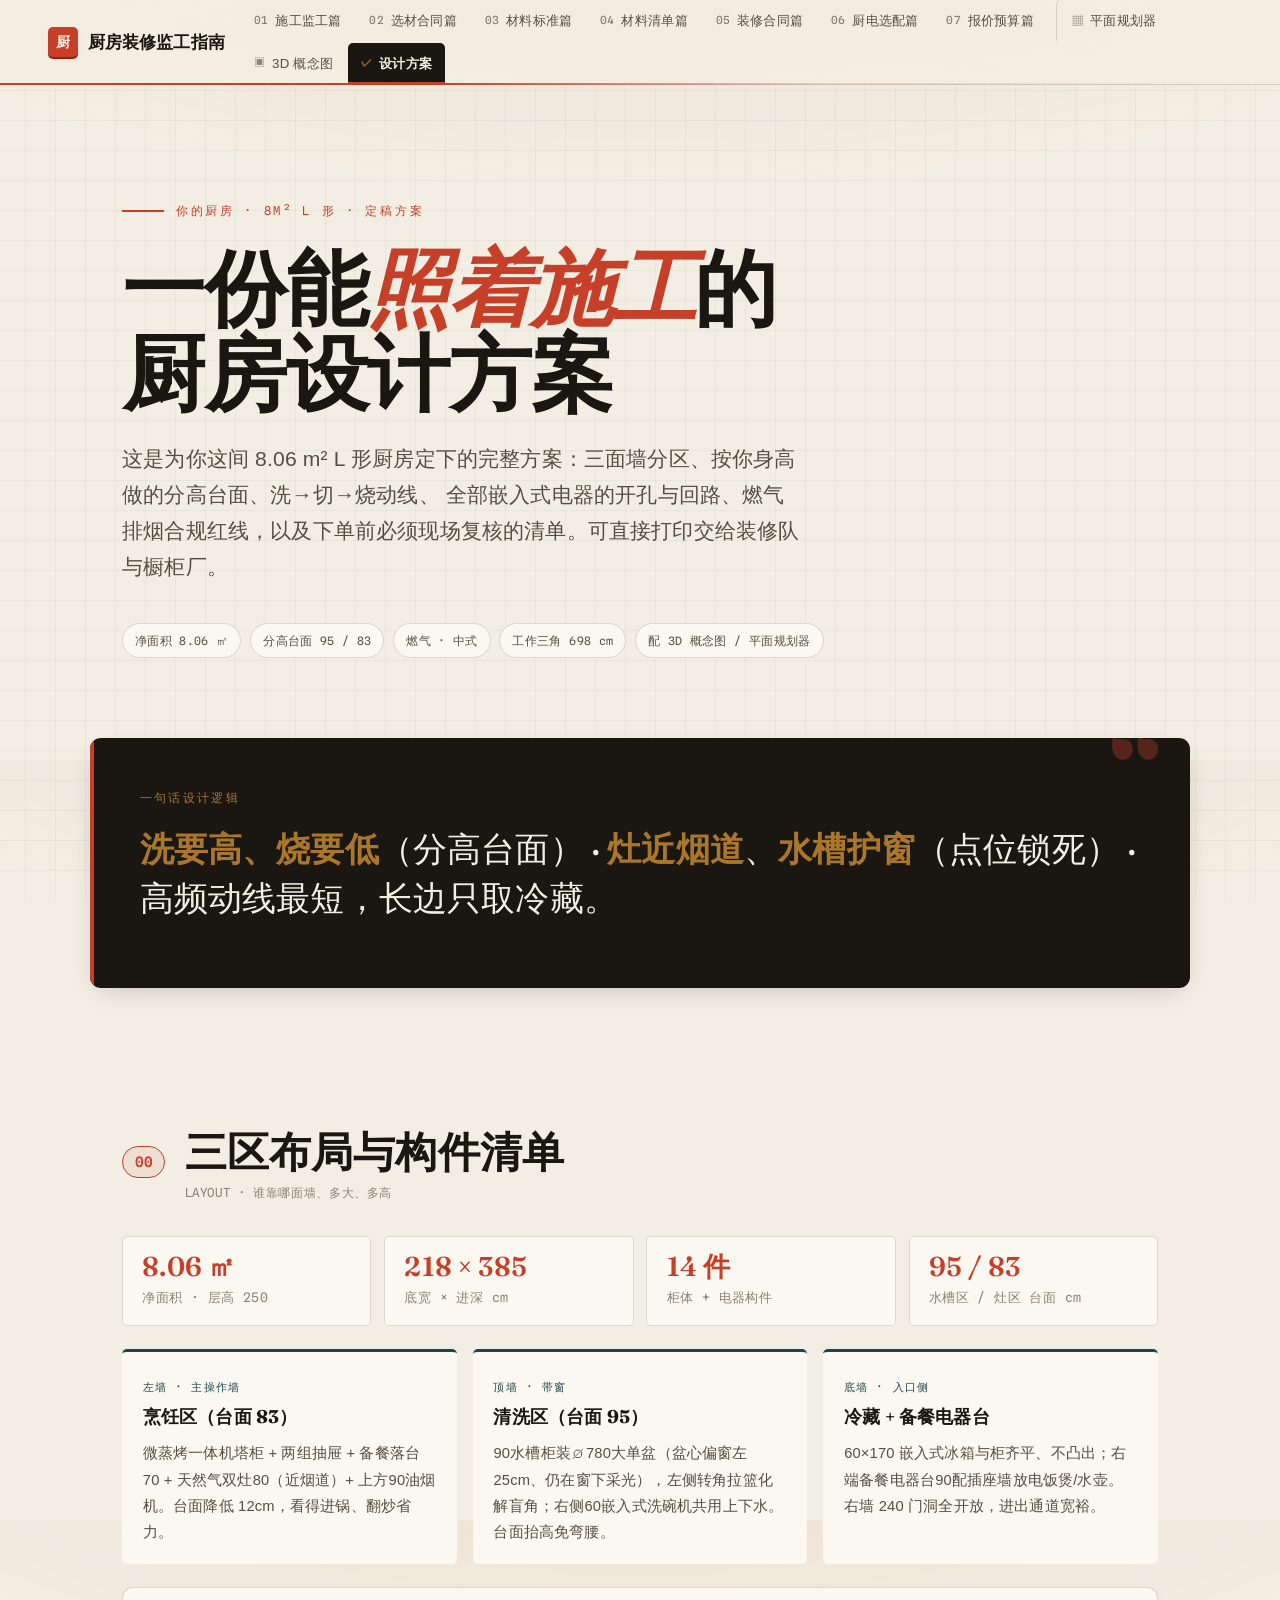
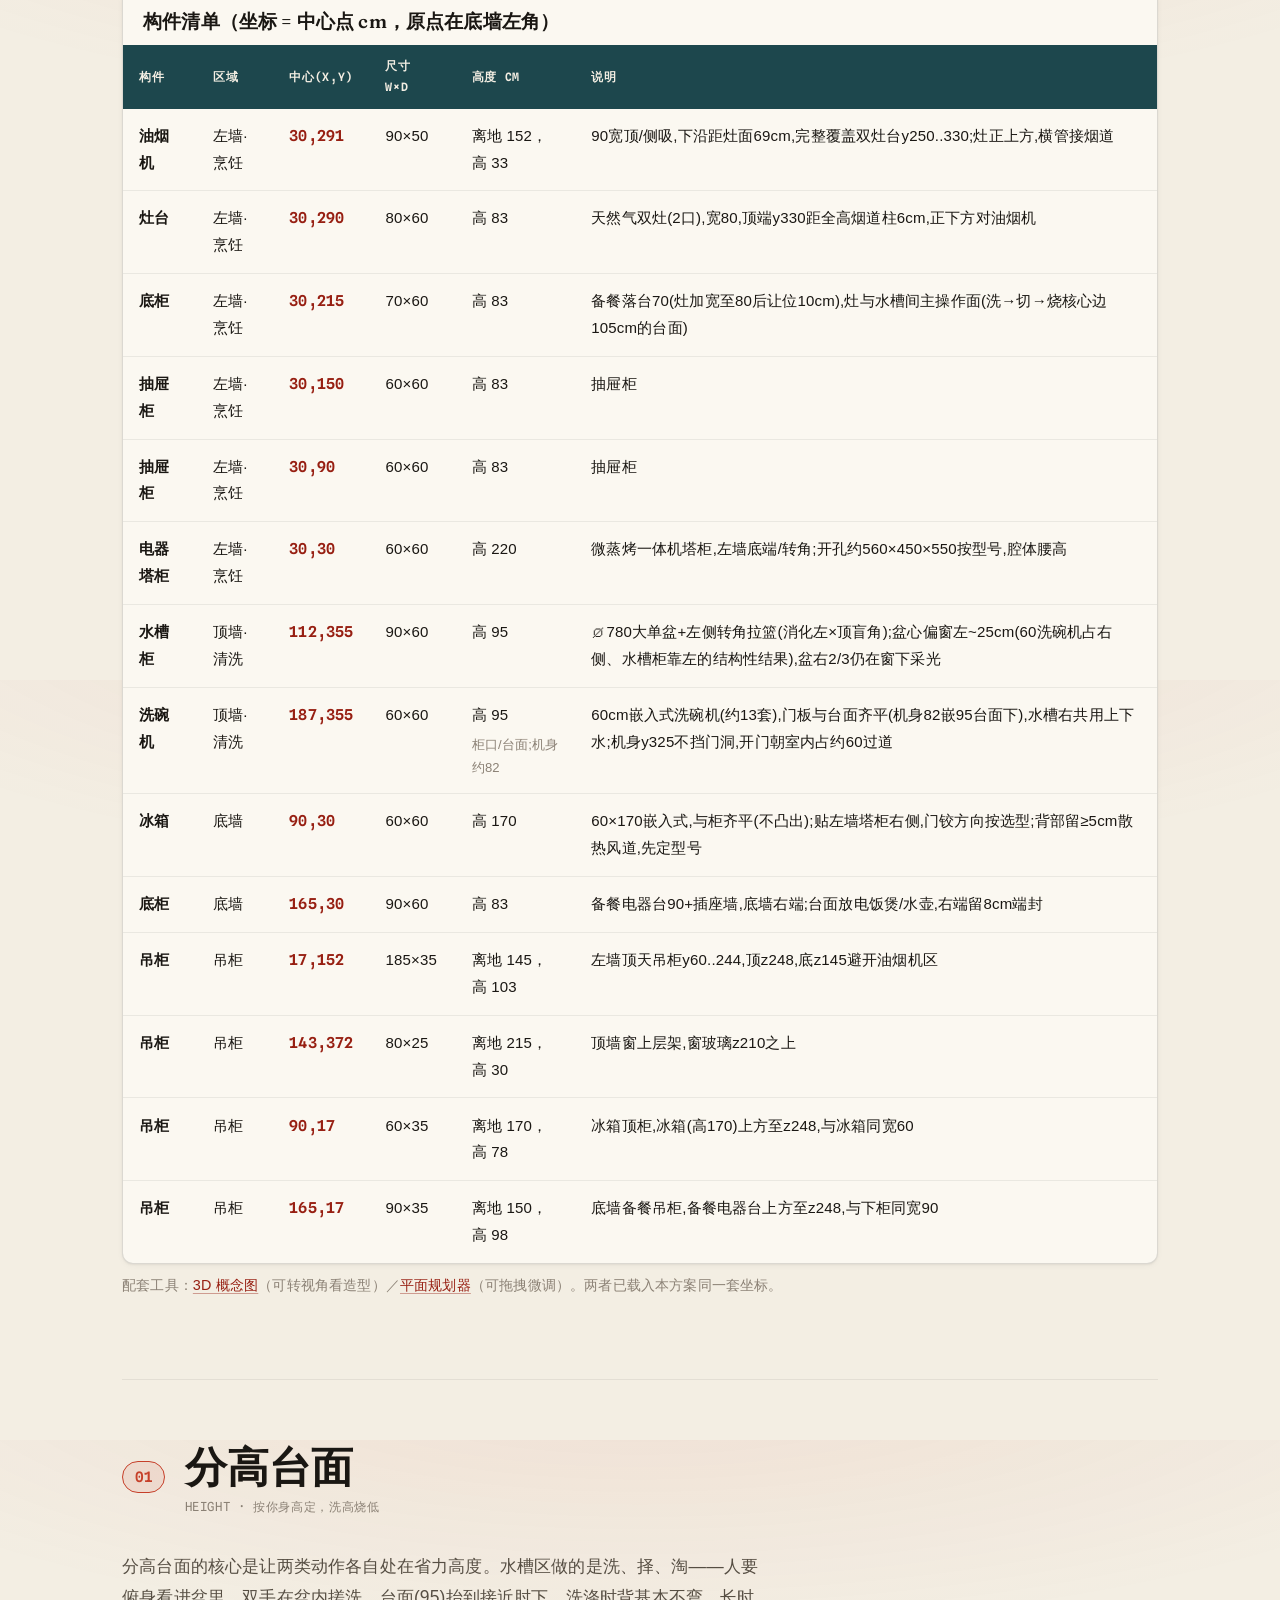
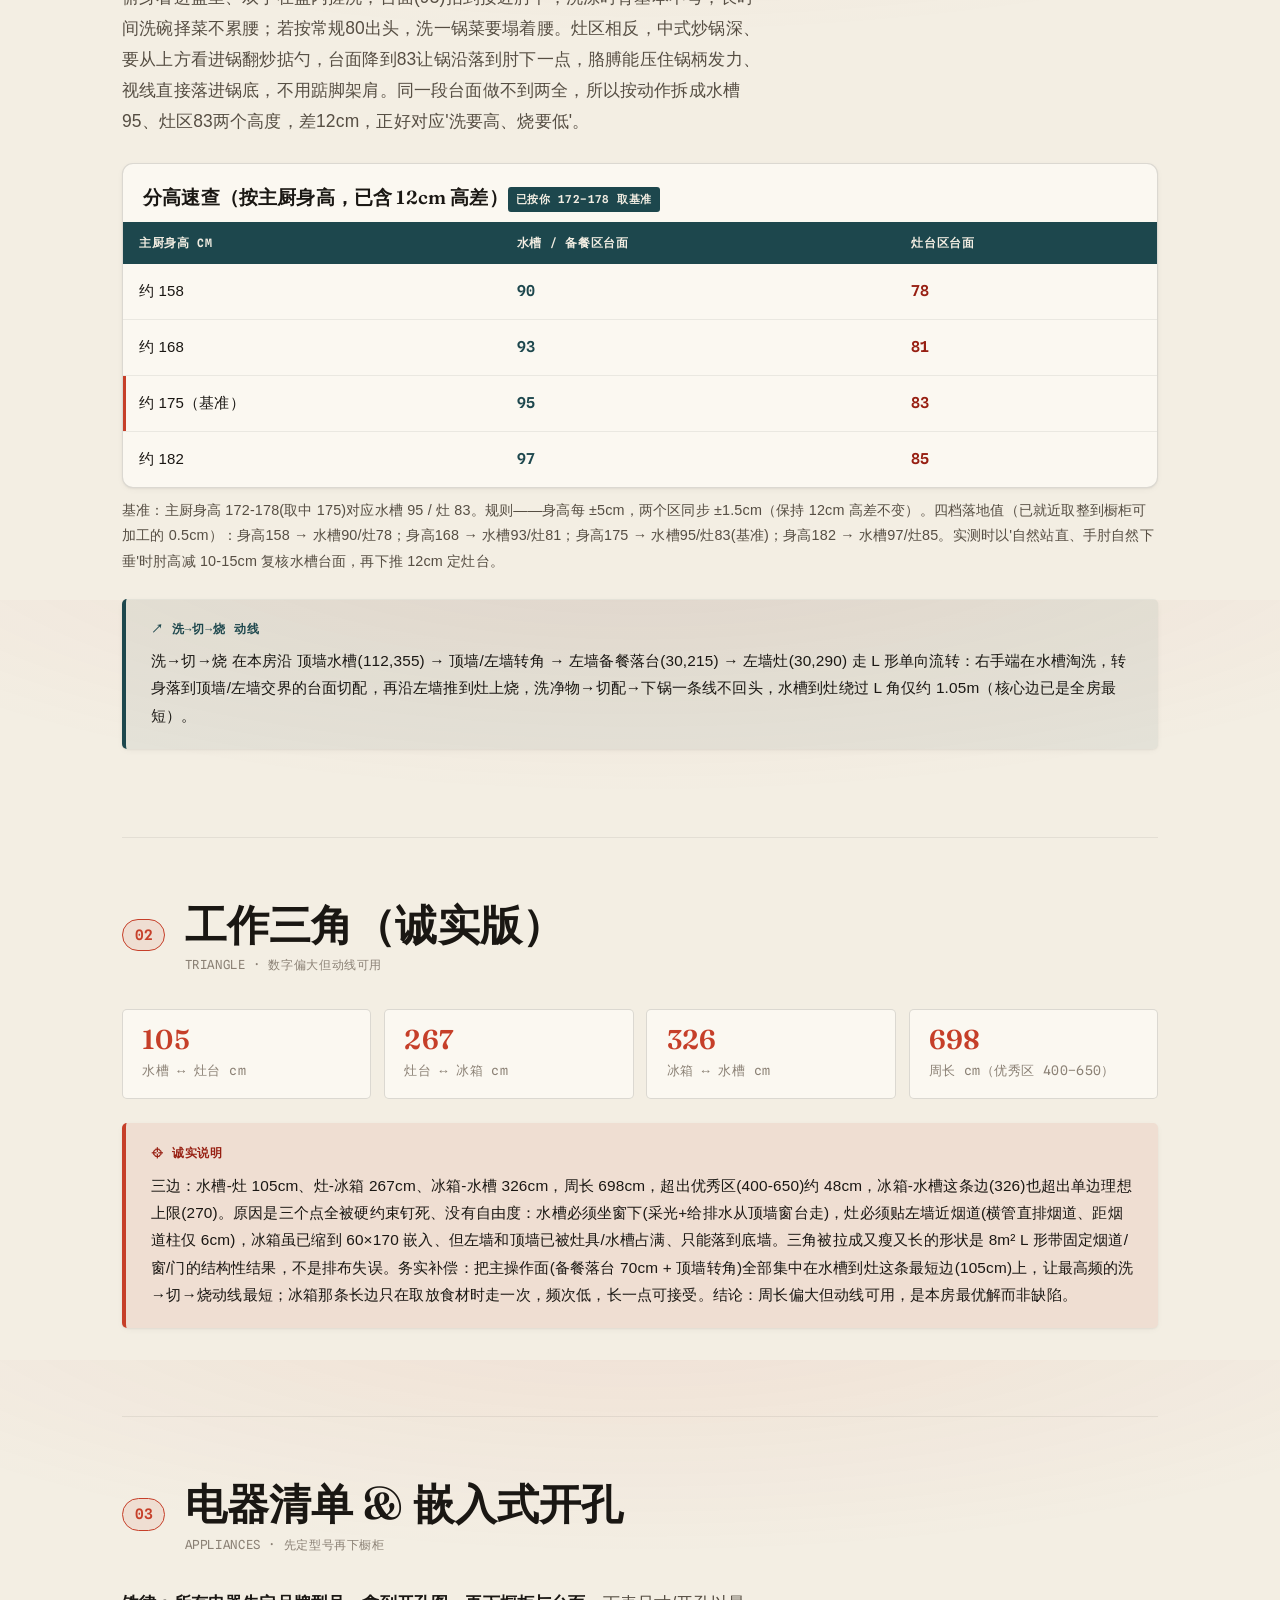
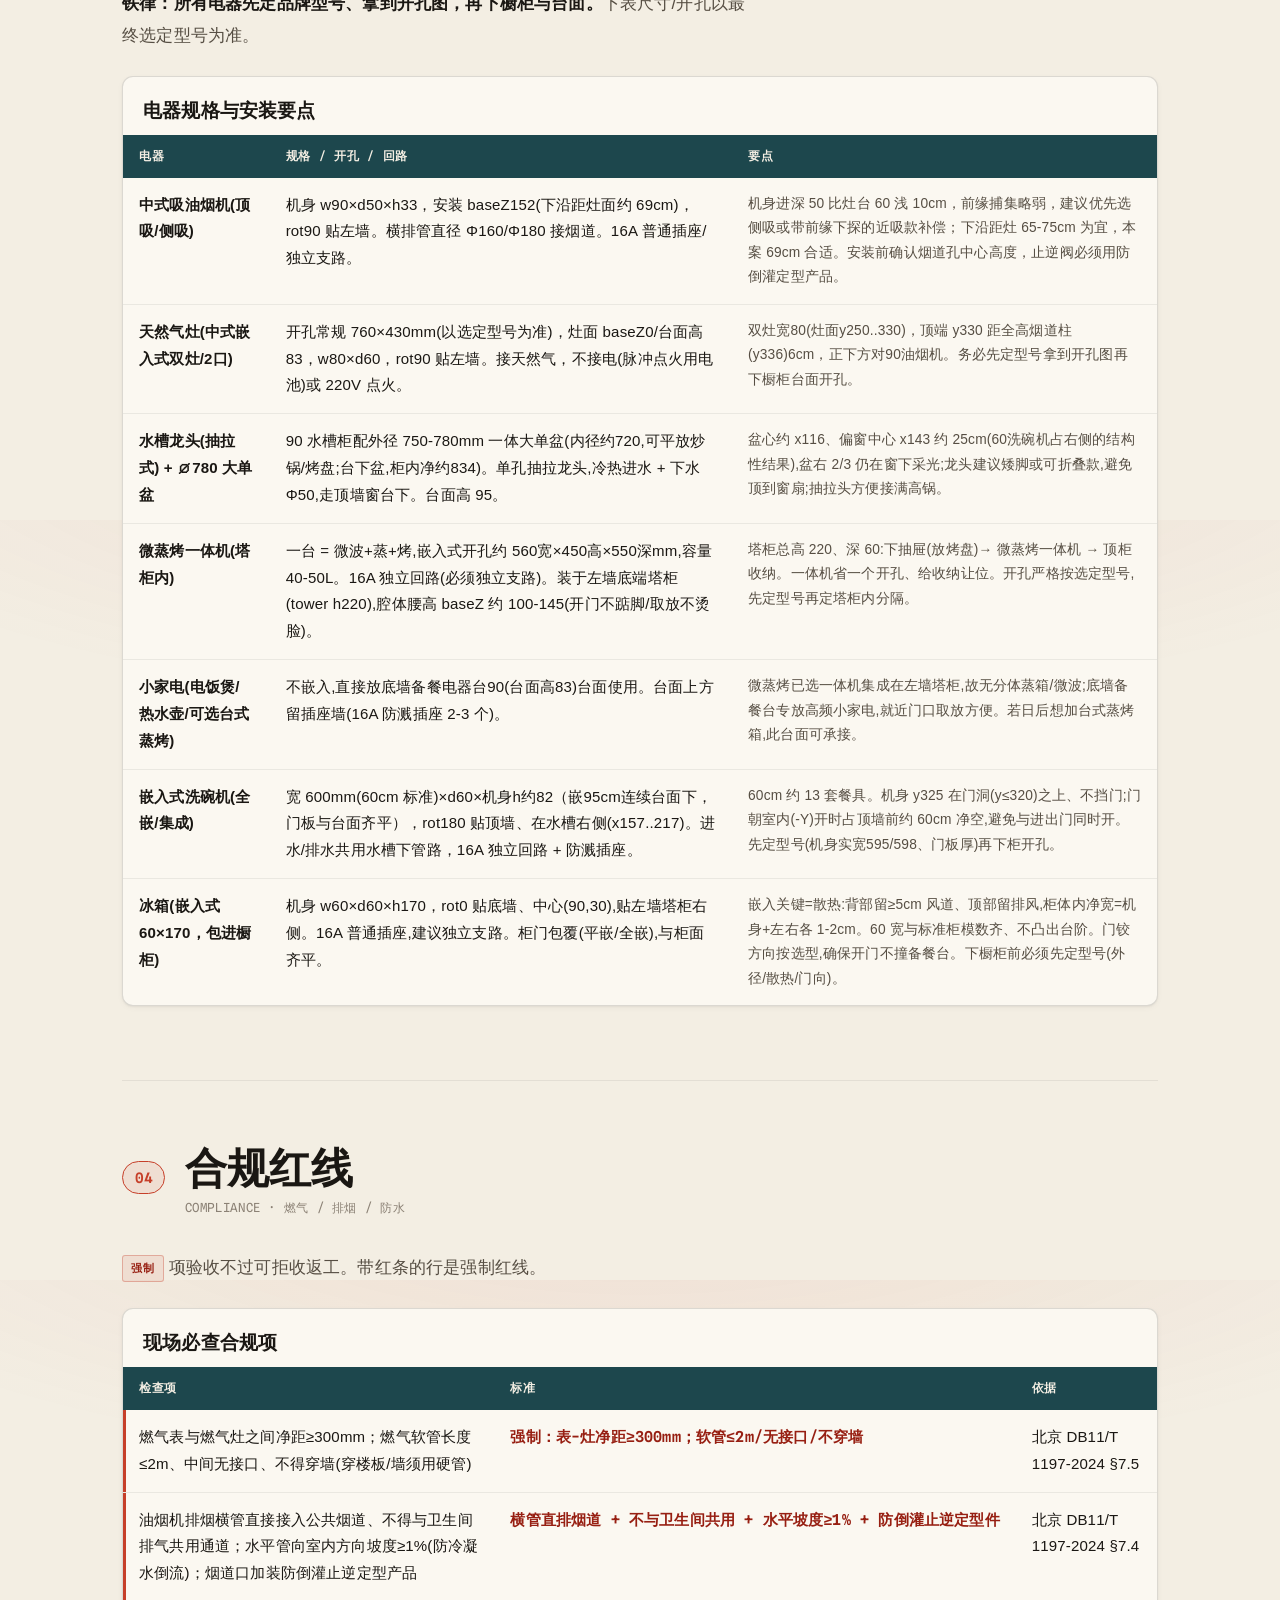
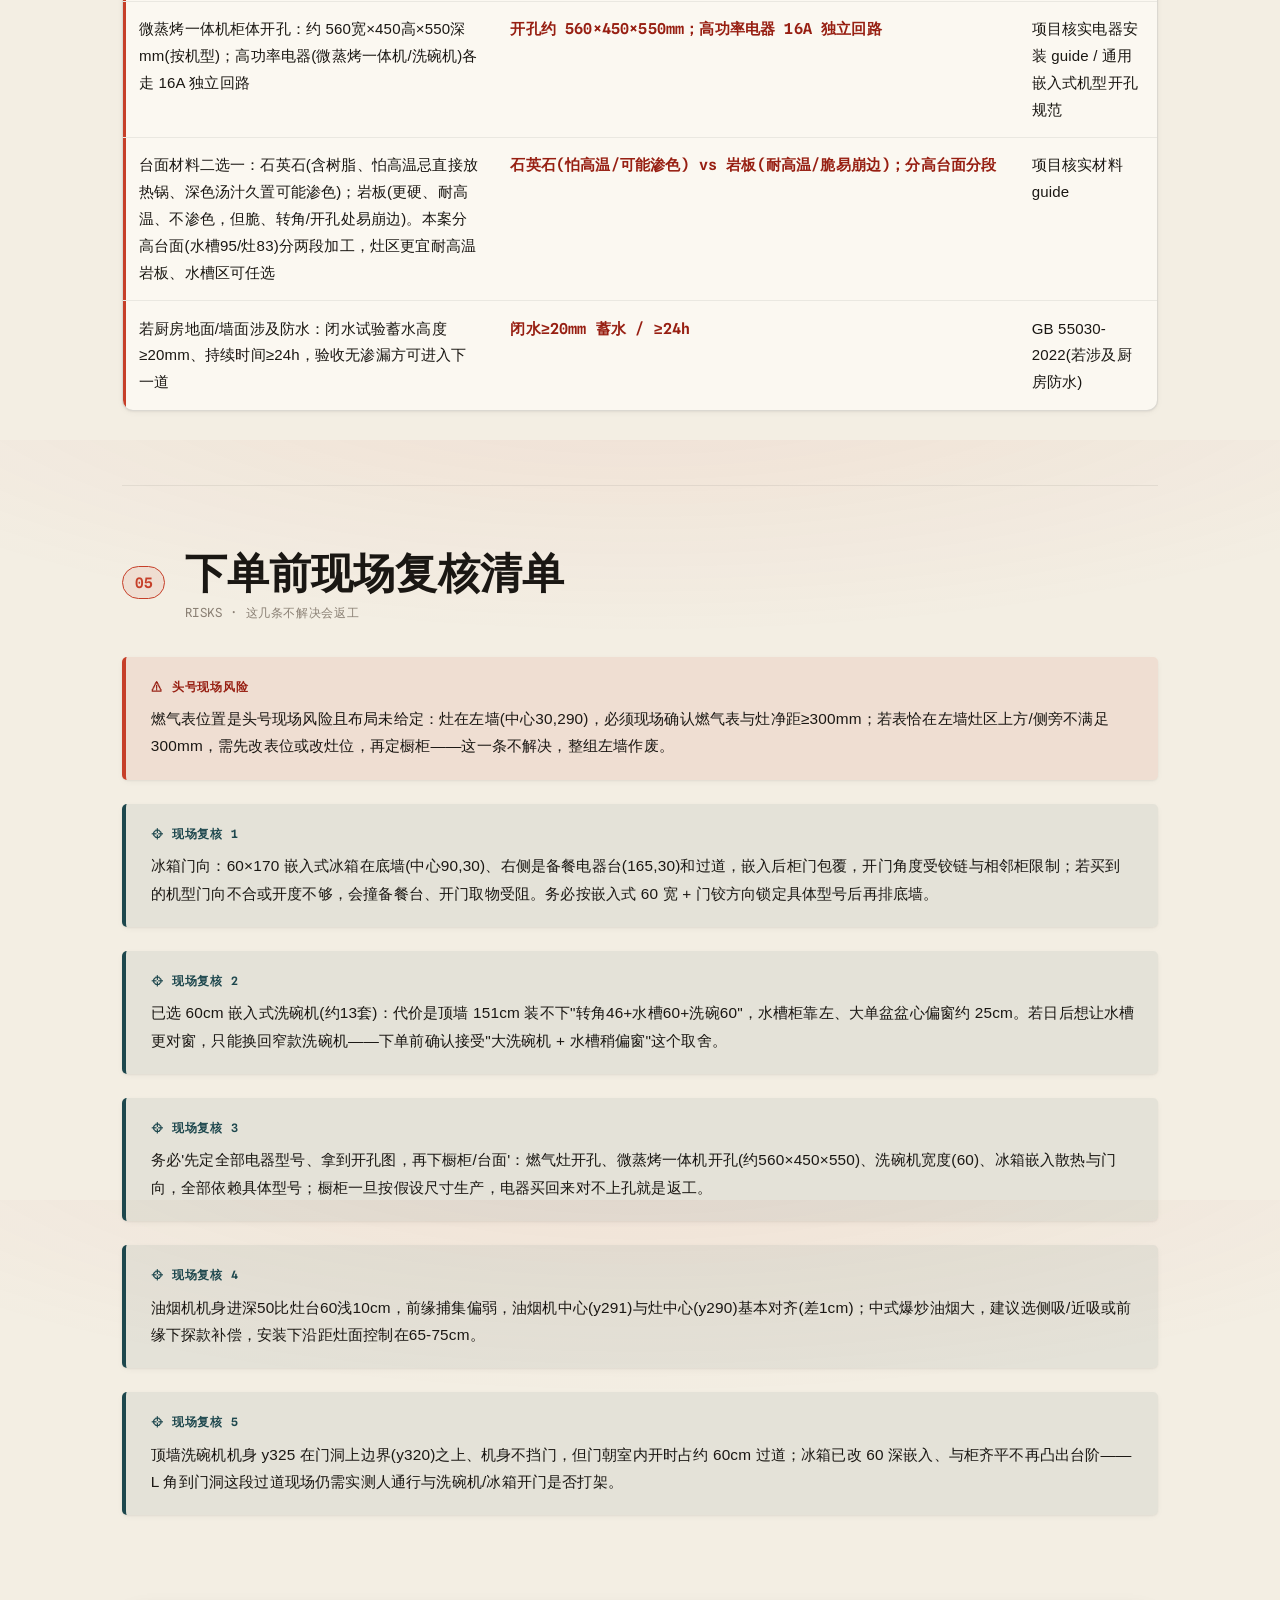
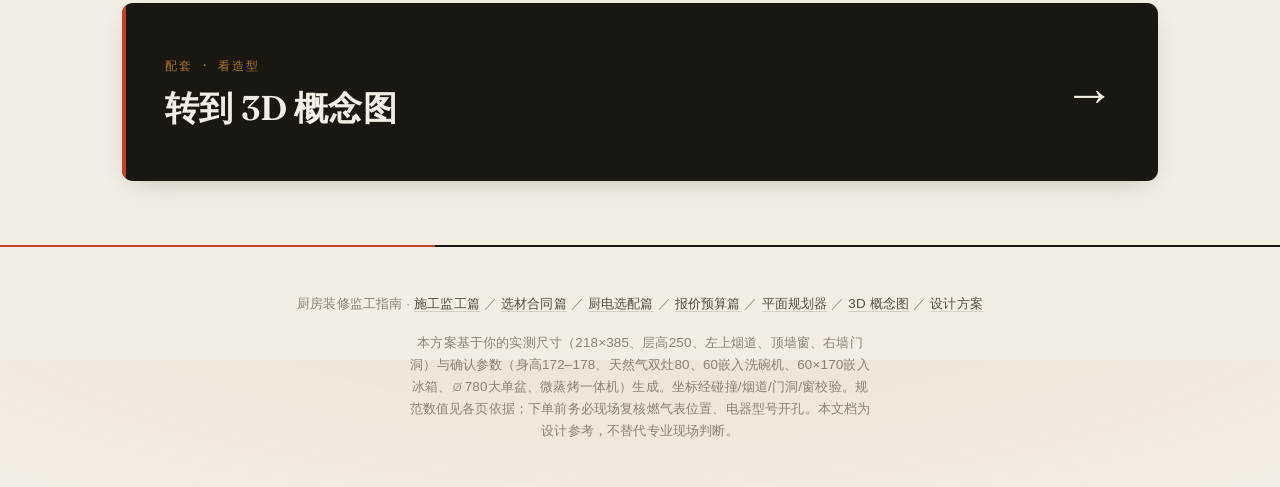
<file: kitchen-design.html>
<!DOCTYPE html>
<html lang="zh-CN">
<head>
<meta charset="UTF-8">
<meta name="viewport" content="width=device-width, initial-scale=1.0">
<title>厨房设计方案说明 · 8m² L 形</title>
<meta name="description" content="8m² L 形厨房定稿设计方案：三区布局、分高台面、工作三角、嵌入式电器开孔、燃气排烟合规与现场复核清单。可打印交装修队。">
<link rel="stylesheet" href="styles.css">
<style>
  /* 设计说明页专属 + 打印样式 */
  .schedule td:first-child{font-weight:600;}
  .sub-cell{font-size:.86rem;color:var(--ink-soft);}
  .kpi{display:grid;grid-template-columns:repeat(auto-fit,minmax(150px,1fr));gap:.8rem;margin:1.4rem 0;}
  .kpi__c{background:var(--paper-card);border:1px solid var(--line);border-radius:var(--radius);padding:1rem 1.2rem;}
  .kpi__n{font-family:var(--font-display);font-size:1.7rem;font-weight:600;color:var(--red);line-height:1;}
  .kpi__l{font-size:.82rem;color:var(--ink-faint);margin-top:.35rem;font-family:var(--font-mono);letter-spacing:.03em;}
  .zones{display:grid;grid-template-columns:repeat(auto-fit,minmax(220px,1fr));gap:1rem;margin:1.4rem 0;}
  .zone{padding:1.2rem 1.3rem;background:var(--paper-card);border-radius:var(--radius);border-top:3px solid var(--teal);}
  .zone h4{font-family:var(--font-display);font-size:1.15rem;margin-bottom:.4rem;}
  .zone p{font-size:.92rem;color:var(--ink-soft);margin:0;}
  .zone .z-tag{font-family:var(--font-mono);font-size:.7rem;letter-spacing:.1em;text-transform:uppercase;color:var(--teal);}
  @media print {
    @page { margin: 14mm; }
    .nav, .progress, .handoff, #toTop { display:none !important; }
    body { background:#fff !important; background-image:none !important; font-size:11pt; color:#000; }
    .hero { padding:0 0 1rem; }
    .section { padding:.8rem 0; break-inside:auto; }
    .section__head { margin-bottom:1rem; }
    .card, .anchor, .kpi__c, .zone, .callout, .table-wrap { break-inside:avoid; }
    a { color:#000; text-decoration:none; }
    .creed { background:#f0f0f0 !important; color:#000 !important; }
    .creed__text, .creed__text b { color:#000 !important; }
  }
</style>
</head>
<body>
<div class="progress" role="presentation"></div>

<nav class="nav" aria-label="主导航">
  <a class="nav__brand" href="index.html"><span class="mark">厨</span>厨房装修监工指南</a>
  <div class="nav__tabs">
    <a class="nav__tab" href="index.html"><span class="idx">01</span>施工监工篇</a>
    <a class="nav__tab" href="materials-contract.html"><span class="idx">02</span>选材合同篇</a>
    <a class="nav__tab" href="materials-standards.html"><span class="idx">03</span>材料标准篇</a>
    <a class="nav__tab" href="materials-list.html"><span class="idx">04</span>材料清单篇</a>
    <a class="nav__tab" href="contract.html"><span class="idx">05</span>装修合同篇</a>
    <a class="nav__tab" href="kitchen-appliances.html"><span class="idx">06</span>厨电选配篇</a>
    <a class="nav__tab" href="kitchen-budget.html"><span class="idx">07</span>报价预算篇</a>
    <a class="nav__tab" href="kitchen-planner.html"><span class="idx">▦</span>平面规划器</a>
    <a class="nav__tab" href="kitchen-3d.html"><span class="idx">▣</span>3D 概念图</a>
    <a class="nav__tab" href="kitchen-design.html" aria-current="page"><span class="idx">✓</span>设计方案</a>
  </div>
</nav>

<header class="hero">
  <div class="hero__kicker">你的厨房 · 8m² L 形 · 定稿方案</div>
  <h1 class="hero__title">一份能<em>照着施工</em>的<br>厨房设计方案</h1>
  <p class="hero__lede">
    这是为你这间 8.06 m² L 形厨房定下的完整方案：三面墙分区、按你身高做的分高台面、洗→切→烧动线、
    全部嵌入式电器的开孔与回路、燃气排烟合规红线，以及下单前必须现场复核的清单。可直接打印交给装修队与橱柜厂。
  </p>
  <div class="hero__meta">
    <span class="chip">净面积 8.06 ㎡</span>
    <span class="chip">分高台面 95 / 83</span>
    <span class="chip">燃气 · 中式</span>
    <span class="chip">工作三角 698 cm</span>
    <span class="chip">配 3D 概念图 / 平面规划器</span>
  </div>
</header>

<div class="creed">
  <div class="creed__label">一句话设计逻辑</div>
  <p class="creed__text"><b>洗要高、烧要低</b>（分高台面） · <b>灶近烟道</b>、<b>水槽护窗</b>（点位锁死） · 高频动线最短，长边只取冷藏。</p>
</div>

<main class="wrap">

  <!-- 三区 + 清单 -->
  <section class="section" id="layout">
    <div class="section__head"><span class="section__num">00</span>
      <h2 class="section__title">三区布局与构件清单<small>LAYOUT · 谁靠哪面墙、多大、多高</small></h2></div>
    <div class="kpi">
      <div class="kpi__c"><div class="kpi__n">8.06 ㎡</div><div class="kpi__l">净面积 · 层高 250</div></div>
      <div class="kpi__c"><div class="kpi__n">218 × 385</div><div class="kpi__l">底宽 × 进深 cm</div></div>
      <div class="kpi__c"><div class="kpi__n">14 件</div><div class="kpi__l">柜体 + 电器构件</div></div>
      <div class="kpi__c"><div class="kpi__n">95 / 83</div><div class="kpi__l">水槽区 / 灶区 台面 cm</div></div>
    </div>
    <div class="zones">
      <div class="zone"><span class="z-tag">左墙 · 主操作墙</span><h4>烹饪区（台面 83）</h4><p>微蒸烤一体机塔柜 + 两组抽屉 + 备餐落台70 + 天然气双灶80（近烟道）+ 上方90油烟机。台面降低 12cm，看得进锅、翻炒省力。</p></div>
      <div class="zone"><span class="z-tag">顶墙 · 带窗</span><h4>清洗区（台面 95）</h4><p>90水槽柜装⌀780大单盆（盆心偏窗左25cm、仍在窗下采光），左侧转角拉篮化解盲角；右侧60嵌入式洗碗机共用上下水。台面抬高免弯腰。</p></div>
      <div class="zone"><span class="z-tag">底墙 · 入口侧</span><h4>冷藏 + 备餐电器台</h4><p>60×170 嵌入式冰箱与柜齐平、不凸出；右端备餐电器台90配插座墙放电饭煲/水壶。右墙 240 门洞全开放，进出通道宽裕。</p></div>
    </div>
    <div class="table-wrap schedule">
      <table>
        <caption>构件清单（坐标 = 中心点 cm，原点在底墙左角）</caption>
        <thead><tr><th>构件</th><th>区域</th><th>中心(x,y)</th><th>尺寸 w×d</th><th>高度 cm</th><th>说明</th></tr></thead>
        <tbody>
<tr><td>油烟机</td><td>左墙·烹饪</td><td><span class="spec">30,291</span></td><td>90×50</td><td>离地 152，高 33</td><td>90宽顶/侧吸,下沿距灶面69cm,完整覆盖双灶台y250..330;灶正上方,横管接烟道</td></tr>
<tr><td>灶台</td><td>左墙·烹饪</td><td><span class="spec">30,290</span></td><td>80×60</td><td>高 83</td><td>天然气双灶(2口),宽80,顶端y330距全高烟道柱6cm,正下方对油烟机</td></tr>
<tr><td>底柜</td><td>左墙·烹饪</td><td><span class="spec">30,215</span></td><td>70×60</td><td>高 83</td><td>备餐落台70(灶加宽至80后让位10cm),灶与水槽间主操作面(洗→切→烧核心边105cm的台面)</td></tr>
<tr><td>抽屉柜</td><td>左墙·烹饪</td><td><span class="spec">30,150</span></td><td>60×60</td><td>高 83</td><td>抽屉柜</td></tr>
<tr><td>抽屉柜</td><td>左墙·烹饪</td><td><span class="spec">30,90</span></td><td>60×60</td><td>高 83</td><td>抽屉柜</td></tr>
<tr><td>电器塔柜</td><td>左墙·烹饪</td><td><span class="spec">30,30</span></td><td>60×60</td><td>高 220</td><td>微蒸烤一体机塔柜,左墙底端/转角;开孔约560×450×550按型号,腔体腰高</td></tr>
<tr><td>水槽柜</td><td>顶墙·清洗</td><td><span class="spec">112,355</span></td><td>90×60</td><td>高 95</td><td>⌀780大单盆+左侧转角拉篮(消化左×顶盲角);盆心偏窗左~25cm(60洗碗机占右侧、水槽柜靠左的结构性结果),盆右2/3仍在窗下采光</td></tr>
<tr><td>洗碗机</td><td>顶墙·清洗</td><td><span class="spec">187,355</span></td><td>60×60</td><td>高 95<span class="sub">柜口/台面;机身约82</span></td><td>60cm嵌入式洗碗机(约13套),门板与台面齐平(机身82嵌95台面下),水槽右共用上下水;机身y325不挡门洞,开门朝室内占约60过道</td></tr>
<tr><td>冰箱</td><td>底墙</td><td><span class="spec">90,30</span></td><td>60×60</td><td>高 170</td><td>60×170嵌入式,与柜齐平(不凸出);贴左墙塔柜右侧,门铰方向按选型;背部留≥5cm散热风道,先定型号</td></tr>
<tr><td>底柜</td><td>底墙</td><td><span class="spec">165,30</span></td><td>90×60</td><td>高 83</td><td>备餐电器台90+插座墙,底墙右端;台面放电饭煲/水壶,右端留8cm端封</td></tr>
<tr><td>吊柜</td><td>吊柜</td><td><span class="spec">17,152</span></td><td>185×35</td><td>离地 145，高 103</td><td>左墙顶天吊柜y60..244,顶z248,底z145避开油烟机区</td></tr>
<tr><td>吊柜</td><td>吊柜</td><td><span class="spec">143,372</span></td><td>80×25</td><td>离地 215，高 30</td><td>顶墙窗上层架,窗玻璃z210之上</td></tr>
<tr><td>吊柜</td><td>吊柜</td><td><span class="spec">90,17</span></td><td>60×35</td><td>离地 170，高 78</td><td>冰箱顶柜,冰箱(高170)上方至z248,与冰箱同宽60</td></tr>
<tr><td>吊柜</td><td>吊柜</td><td><span class="spec">165,17</span></td><td>90×35</td><td>离地 150，高 98</td><td>底墙备餐吊柜,备餐电器台上方至z248,与下柜同宽90</td></tr>
        </tbody>
      </table>
    </div>
    <p style="font-size:.9rem;color:var(--ink-faint);margin-top:.6rem">配套工具：<a class="inline" href="kitchen-3d.html">3D 概念图</a>（可转视角看造型）／<a class="inline" href="kitchen-planner.html">平面规划器</a>（可拖拽微调）。两者已载入本方案同一套坐标。</p>
  </section>

  <!-- 分高台面 -->
  <section class="section" id="height">
    <div class="section__head"><span class="section__num">01</span>
      <h2 class="section__title">分高台面<small>HEIGHT · 按你身高定，洗高烧低</small></h2></div>
    <p class="lead-p">分高台面的核心是让两类动作各自处在省力高度。水槽区做的是洗、择、淘——人要俯身看进盆里、双手在盆内搓洗，台面(95)抬到接近肘下，洗涤时背基本不弯，长时间洗碗择菜不累腰；若按常规80出头，洗一锅菜要塌着腰。灶区相反，中式炒锅深、要从上方看进锅翻炒掂勺，台面降到83让锅沿落到肘下一点，胳膊能压住锅柄发力、视线直接落进锅底，不用踮脚架肩。同一段台面做不到两全，所以按动作拆成水槽95、灶区83两个高度，差12cm，正好对应'洗要高、烧要低'。</p>
    <div class="table-wrap">
      <table>
        <caption>分高速查（按主厨身高，已含 12cm 高差）<span class="badge badge--hi">已按你 172–178 取基准</span></caption>
        <thead><tr><th>主厨身高 cm</th><th>水槽 / 备餐区台面</th><th>灶台区台面</th></tr></thead>
        <tbody>
<tr><td>约 158</td><td><span class="spec spec--ok">90</span></td><td><span class="spec">78</span></td></tr>
<tr><td>约 168</td><td><span class="spec spec--ok">93</span></td><td><span class="spec">81</span></td></tr>
<tr class="row-must"><td>约 175（基准）</td><td><span class="spec spec--ok">95</span></td><td><span class="spec">83</span></td></tr>
<tr><td>约 182</td><td><span class="spec spec--ok">97</span></td><td><span class="spec">85</span></td></tr>
        </tbody>
      </table>
    </div>
    <p style="font-size:.9rem;color:var(--ink-soft);margin-top:.5rem">基准：主厨身高 172-178(取中 175)对应水槽 95 / 灶 83。规则——身高每 ±5cm，两个区同步 ±1.5cm（保持 12cm 高差不变）。四档落地值（已就近取整到橱柜可加工的 0.5cm）：身高158 → 水槽90/灶78；身高168 → 水槽93/灶81；身高175 → 水槽95/灶83(基准)；身高182 → 水槽97/灶85。实测时以'自然站直、手肘自然下垂'时肘高减 10-15cm 复核水槽台面，再下推 12cm 定灶台。</p>
    <div class="callout callout--honest"><span class="callout__tag">↗ 洗→切→烧 动线</span><p>洗→切→烧 在本房沿 顶墙水槽(112,355) → 顶墙/左墙转角 → 左墙备餐落台(30,215) → 左墙灶(30,290) 走 L 形单向流转：右手端在水槽淘洗，转身落到顶墙/左墙交界的台面切配，再沿左墙推到灶上烧，洗净物→切配→下锅一条线不回头，水槽到灶绕过 L 角仅约 1.05m（核心边已是全房最短）。</p></div>
  </section>

  <!-- 工作三角 -->
  <section class="section" id="triangle">
    <div class="section__head"><span class="section__num">02</span>
      <h2 class="section__title">工作三角（诚实版）<small>TRIANGLE · 数字偏大但动线可用</small></h2></div>
    <div class="kpi">
      <div class="kpi__c"><div class="kpi__n">105</div><div class="kpi__l">水槽 ↔ 灶台 cm</div></div>
      <div class="kpi__c"><div class="kpi__n">267</div><div class="kpi__l">灶台 ↔ 冰箱 cm</div></div>
      <div class="kpi__c"><div class="kpi__n">326</div><div class="kpi__l">冰箱 ↔ 水槽 cm</div></div>
      <div class="kpi__c"><div class="kpi__n">698</div><div class="kpi__l">周长 cm（优秀区 400–650）</div></div>
    </div>
    <div class="callout callout--warn"><span class="callout__tag">⌖ 诚实说明</span><p>三边：水槽-灶 105cm、灶-冰箱 267cm、冰箱-水槽 326cm，周长 698cm，超出优秀区(400-650)约 48cm，冰箱-水槽这条边(326)也超出单边理想上限(270)。原因是三个点全被硬约束钉死、没有自由度：水槽必须坐窗下(采光+给排水从顶墙窗台走)，灶必须贴左墙近烟道(横管直排烟道、距烟道柱仅 6cm)，冰箱虽已缩到 60×170 嵌入、但左墙和顶墙已被灶具/水槽占满、只能落到底墙。三角被拉成又瘦又长的形状是 8m² L 形带固定烟道/窗/门的结构性结果，不是排布失误。务实补偿：把主操作面(备餐落台 70cm + 顶墙转角)全部集中在水槽到灶这条最短边(105cm)上，让最高频的洗→切→烧动线最短；冰箱那条长边只在取放食材时走一次，频次低，长一点可接受。结论：周长偏大但动线可用，是本房最优解而非缺陷。</p></div>
  </section>

  <!-- 电器清单 -->
  <section class="section" id="appliances">
    <div class="section__head"><span class="section__num">03</span>
      <h2 class="section__title">电器清单 & 嵌入式开孔<small>APPLIANCES · 先定型号再下橱柜</small></h2></div>
    <p class="lead-p"><strong>铁律：所有电器先定品牌型号、拿到开孔图，再下橱柜与台面。</strong>下表尺寸/开孔以最终选定型号为准。</p>
    <div class="table-wrap schedule">
      <table>
        <caption>电器规格与安装要点</caption>
        <thead><tr><th>电器</th><th>规格 / 开孔 / 回路</th><th>要点</th></tr></thead>
        <tbody>
<tr><td><strong>中式吸油烟机(顶吸/侧吸)</strong></td><td>机身 w90×d50×h33，安装 baseZ152(下沿距灶面约 69cm)，rot90 贴左墙。横排管直径 Φ160/Φ180 接烟道。16A 普通插座/独立支路。</td><td class="sub-cell">机身进深 50 比灶台 60 浅 10cm，前缘捕集略弱，建议优先选侧吸或带前缘下探的近吸款补偿；下沿距灶 65-75cm 为宜，本案 69cm 合适。安装前确认烟道孔中心高度，止逆阀必须用防倒灌定型产品。</td></tr>
<tr><td><strong>天然气灶(中式嵌入式双灶/2口)</strong></td><td>开孔常规 760×430mm(以选定型号为准)，灶面 baseZ0/台面高 83，w80×d60，rot90 贴左墙。接天然气，不接电(脉冲点火用电池)或 220V 点火。</td><td class="sub-cell">双灶宽80(灶面y250..330)，顶端 y330 距全高烟道柱(y336)6cm，正下方对90油烟机。务必先定型号拿到开孔图再下橱柜台面开孔。</td></tr>
<tr><td><strong>水槽龙头(抽拉式) + ⌀780 大单盆</strong></td><td>90 水槽柜配外径 750-780mm 一体大单盆(内径约720,可平放炒锅/烤盘;台下盆,柜内净约834)。单孔抽拉龙头,冷热进水 + 下水 Φ50,走顶墙窗台下。台面高 95。</td><td class="sub-cell">盆心约 x116、偏窗中心 x143 约 25cm(60洗碗机占右侧的结构性结果),盆右 2/3 仍在窗下采光;龙头建议矮脚或可折叠款,避免顶到窗扇;抽拉头方便接满高锅。</td></tr>
<tr><td><strong>微蒸烤一体机(塔柜内)</strong></td><td>一台 = 微波+蒸+烤,嵌入式开孔约 560宽×450高×550深mm,容量 40-50L。16A 独立回路(必须独立支路)。装于左墙底端塔柜(tower h220),腔体腰高 baseZ 约 100-145(开门不踮脚/取放不烫脸)。</td><td class="sub-cell">塔柜总高 220、深 60:下抽屉(放烤盘)→ 微蒸烤一体机 → 顶柜收纳。一体机省一个开孔、给收纳让位。开孔严格按选定型号,先定型号再定塔柜内分隔。</td></tr>
<tr><td><strong>小家电(电饭煲/热水壶/可选台式蒸烤)</strong></td><td>不嵌入,直接放底墙备餐电器台90(台面高83)台面使用。台面上方留插座墙(16A 防溅插座 2-3 个)。</td><td class="sub-cell">微蒸烤已选一体机集成在左墙塔柜,故无分体蒸箱/微波;底墙备餐台专放高频小家电,就近门口取放方便。若日后想加台式蒸烤箱,此台面可承接。</td></tr>
<tr><td><strong>嵌入式洗碗机(全嵌/集成)</strong></td><td>宽 600mm(60cm 标准)×d60×机身h约82（嵌95cm连续台面下，门板与台面齐平），rot180 贴顶墙、在水槽右侧(x157..217)。进水/排水共用水槽下管路，16A 独立回路 + 防溅插座。</td><td class="sub-cell">60cm 约 13 套餐具。机身 y325 在门洞(y≤320)之上、不挡门;门朝室内(-Y)开时占顶墙前约 60cm 净空,避免与进出门同时开。先定型号(机身实宽595/598、门板厚)再下柜开孔。</td></tr>
<tr><td><strong>冰箱(嵌入式 60×170，包进橱柜)</strong></td><td>机身 w60×d60×h170，rot0 贴底墙、中心(90,30),贴左墙塔柜右侧。16A 普通插座,建议独立支路。柜门包覆(平嵌/全嵌),与柜面齐平。</td><td class="sub-cell">嵌入关键=散热:背部留≥5cm 风道、顶部留排风,柜体内净宽=机身+左右各 1-2cm。60 宽与标准柜模数齐、不凸出台阶。门铰方向按选型,确保开门不撞备餐台。下橱柜前必须先定型号(外径/散热/门向)。</td></tr>
        </tbody>
      </table>
    </div>
  </section>

  <!-- 合规红线 -->
  <section class="section" id="compliance">
    <div class="section__head"><span class="section__num">04</span>
      <h2 class="section__title">合规红线<small>COMPLIANCE · 燃气 / 排烟 / 防水</small></h2></div>
    <p class="lead-p"><span class="badge badge--must">强制</span> 项验收不过可拒收返工。带红条的行是强制红线。</p>
    <div class="table-wrap">
      <table>
        <caption>现场必查合规项</caption>
        <thead><tr><th>检查项</th><th>标准</th><th>依据</th></tr></thead>
        <tbody>
<tr class="row-must"><td>燃气表与燃气灶之间净距≥300mm；燃气软管长度≤2m、中间无接口、不得穿墙(穿楼板/墙须用硬管)</td><td><span class="spec">强制：表-灶净距≥300mm；软管≤2m/无接口/不穿墙</span></td><td>北京 DB11/T 1197-2024 §7.5</td></tr>
<tr class="row-must"><td>油烟机排烟横管直接接入公共烟道、不得与卫生间排气共用通道；水平管向室内方向坡度≥1%(防冷凝水倒流)；烟道口加装防倒灌止逆定型产品</td><td><span class="spec">横管直排烟道 + 不与卫生间共用 + 水平坡度≥1% + 防倒灌止逆定型件</span></td><td>北京 DB11/T 1197-2024 §7.4</td></tr>
<tr class="row-must"><td>微蒸烤一体机柜体开孔：约 560宽×450高×550深mm(按机型)；高功率电器(微蒸烤一体机/洗碗机)各走 16A 独立回路</td><td><span class="spec">开孔约 560×450×550mm；高功率电器 16A 独立回路</span></td><td>项目核实电器安装 guide / 通用嵌入式机型开孔规范</td></tr>
<tr class="row-must"><td>台面材料二选一：石英石(含树脂、怕高温忌直接放热锅、深色汤汁久置可能渗色)；岩板(更硬、耐高温、不渗色，但脆、转角/开孔处易崩边)。本案分高台面(水槽95/灶83)分两段加工，灶区更宜耐高温岩板、水槽区可任选</td><td><span class="spec">石英石(怕高温/可能渗色) vs 岩板(耐高温/脆易崩边)；分高台面分段</span></td><td>项目核实材料 guide</td></tr>
<tr class="row-must"><td>若厨房地面/墙面涉及防水：闭水试验蓄水高度≥20mm、持续时间≥24h，验收无渗漏方可进入下一道</td><td><span class="spec">闭水≥20mm 蓄水 / ≥24h</span></td><td>GB 55030-2022(若涉及厨房防水)</td></tr>
        </tbody>
      </table>
    </div>
  </section>

  <!-- 现场复核 -->
  <section class="section" id="risks">
    <div class="section__head"><span class="section__num">05</span>
      <h2 class="section__title">下单前现场复核清单<small>RISKS · 这几条不解决会返工</small></h2></div>
<div class="callout callout--warn"><span class="callout__tag">⚠ 头号现场风险</span><p>燃气表位置是头号现场风险且布局未给定：灶在左墙(中心30,290)，必须现场确认燃气表与灶净距≥300mm；若表恰在左墙灶区上方/侧旁不满足 300mm，需先改表位或改灶位，再定橱柜——这一条不解决，整组左墙作废。</p></div>
<div class="callout callout--honest"><span class="callout__tag">⌖ 现场复核 1</span><p>冰箱门向：60×170 嵌入式冰箱在底墙(中心90,30)、右侧是备餐电器台(165,30)和过道，嵌入后柜门包覆，开门角度受铰链与相邻柜限制；若买到的机型门向不合或开度不够，会撞备餐台、开门取物受阻。务必按嵌入式 60 宽 + 门铰方向锁定具体型号后再排底墙。</p></div>
<div class="callout callout--honest"><span class="callout__tag">⌖ 现场复核 2</span><p>已选 60cm 嵌入式洗碗机(约13套)：代价是顶墙 151cm 装不下"转角46+水槽60+洗碗60"，水槽柜靠左、大单盆盆心偏窗约 25cm。若日后想让水槽更对窗，只能换回窄款洗碗机——下单前确认接受"大洗碗机 + 水槽稍偏窗"这个取舍。</p></div>
<div class="callout callout--honest"><span class="callout__tag">⌖ 现场复核 3</span><p>务必'先定全部电器型号、拿到开孔图，再下橱柜/台面'：燃气灶开孔、微蒸烤一体机开孔(约560×450×550)、洗碗机宽度(60)、冰箱嵌入散热与门向，全部依赖具体型号；橱柜一旦按假设尺寸生产，电器买回来对不上孔就是返工。</p></div>
<div class="callout callout--honest"><span class="callout__tag">⌖ 现场复核 4</span><p>油烟机机身进深50比灶台60浅10cm，前缘捕集偏弱，油烟机中心(y291)与灶中心(y290)基本对齐(差1cm)；中式爆炒油烟大，建议选侧吸/近吸或前缘下探款补偿，安装下沿距灶面控制在65-75cm。</p></div>
<div class="callout callout--honest"><span class="callout__tag">⌖ 现场复核 5</span><p>顶墙洗碗机机身 y325 在门洞上边界(y320)之上、机身不挡门，但门朝室内开时占约 60cm 过道；冰箱已改 60 深嵌入、与柜齐平不再凸出台阶——L 角到门洞这段过道现场仍需实测人通行与洗碗机/冰箱开门是否打架。</p></div>
  </section>

</main>

<div class="wrap">
  <a class="handoff__link" href="kitchen-3d.html">
    <div><div class="handoff__meta">配套 · 看造型</div><div class="handoff__title">转到 3D 概念图</div></div>
    <span class="handoff__arrow">→</span>
  </a>
</div>

<footer class="footer">
  <p>厨房装修监工指南 · <a href="index.html">施工监工篇</a> ／ <a href="materials-contract.html">选材合同篇</a> ／ <a href="kitchen-appliances.html">厨电选配篇</a> ／ <a href="kitchen-budget.html">报价预算篇</a> ／ <a href="kitchen-planner.html">平面规划器</a> ／ <a href="kitchen-3d.html">3D 概念图</a> ／ <a href="kitchen-design.html">设计方案</a></p>
  <p class="disclaimer">本方案基于你的实测尺寸（218×385、层高250、左上烟道、顶墙窗、右墙门洞）与确认参数（身高172–178、天然气双灶80、60嵌入洗碗机、60×170嵌入冰箱、⌀780大单盆、微蒸烤一体机）生成。坐标经碰撞/烟道/门洞/窗校验。规范数值见各页依据；下单前务必现场复核燃气表位置、电器型号开孔。本文档为设计参考，不替代专业现场判断。</p>
</footer>

<script>
  // 阅读进度条（与其它页一致的轻量实现）
  const bar=document.querySelector('.progress');
  if(bar) addEventListener('scroll',()=>{const h=document.documentElement;const p=h.scrollTop/(h.scrollHeight-h.clientHeight||1);bar.style.width=(p*100)+'%';},{passive:true});
</script>
</body>
</html>
</file>
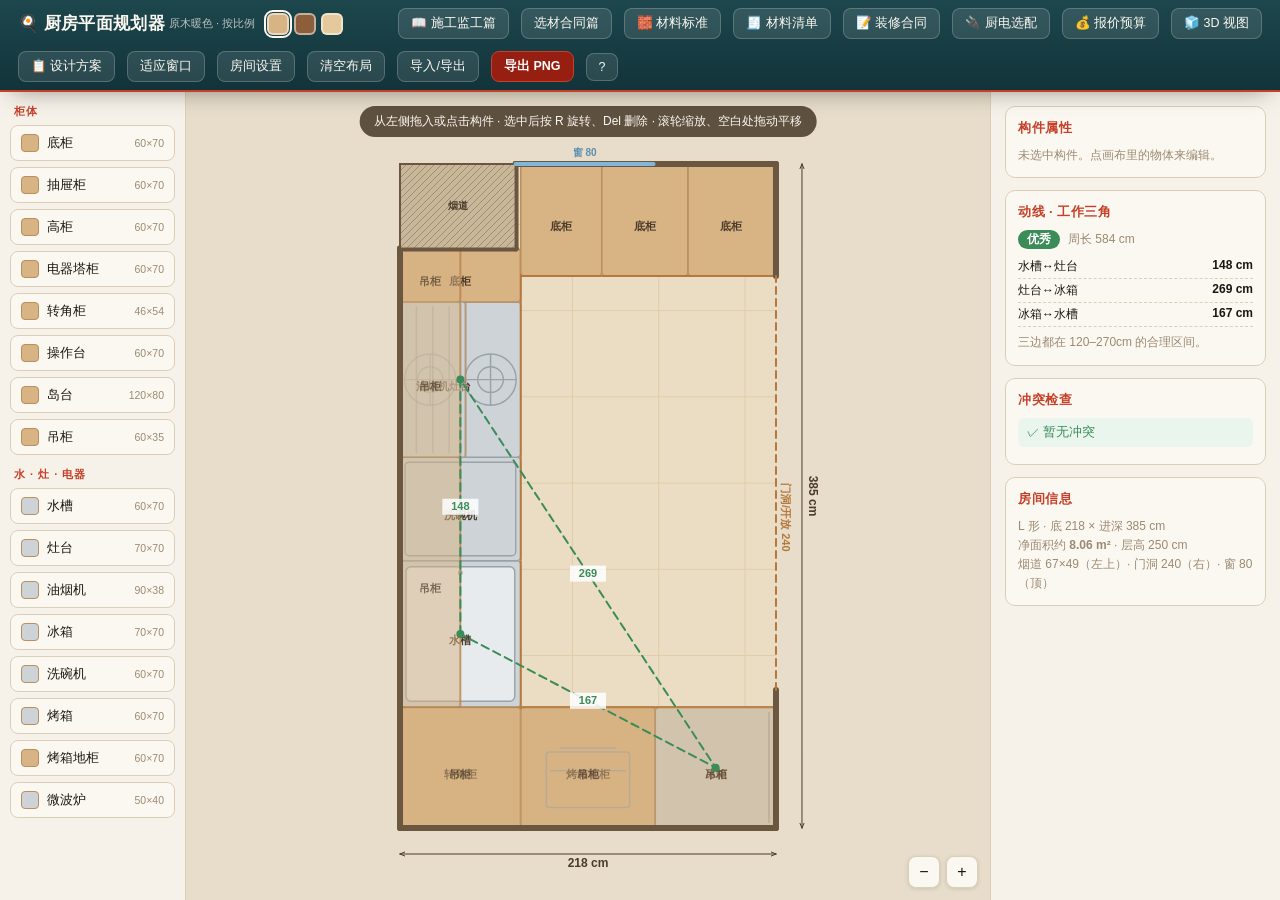
<file: kitchen-planner.html>
<!DOCTYPE html>
<html lang="zh-CN">
<head>
<meta charset="UTF-8">
<meta name="viewport" content="width=device-width, initial-scale=1.0">
<title>厨房平面规划器 · 原木暖色</title>
<style>
  /* ---- 原木暖色主题变量 ---- */
  :root{
    --paper:#f3eee3; --stage:#e7ddca; --panel:#f7f2e9; --wood:#1d474d;
    --wood-d:#12333a; --cream:#fbf8f1; --accent:#c63f29; --ink:#1a1713;
    --line:#dccfba; --danger:#c0492e; --ok:#3c8c5a;
  }
  *{box-sizing:border-box;}
  html,body{margin:0;height:100%;font-family:-apple-system,"PingFang SC","Microsoft YaHei",sans-serif;color:var(--ink);background:var(--paper);}
  #app{display:grid;grid-template-columns:186px 1fr 290px;grid-template-rows:auto 1fr;height:100vh;}

  /* ---- 顶栏 ---- */
  #topbar{grid-column:1/4;background:linear-gradient(180deg,var(--wood),var(--wood-d));color:var(--cream);
    display:flex;flex-wrap:wrap;align-items:center;gap:12px;padding:8px 18px;min-height:56px;
    box-shadow:0 8px 26px -12px rgba(0,0,0,.5);border-bottom:2px solid var(--accent);z-index:5;}
  #topbar h1{font-size:17px;margin:0;font-weight:600;letter-spacing:.3px;white-space:nowrap;font-family:"Songti SC","STSong","Fraunces",Georgia,serif;}
  #topbar .sub{font-size:11px;opacity:.7;margin-left:-8px;}
  #topbar .spacer{flex:1;}
  .tbtn{background:rgba(255,255,255,.10);color:var(--cream);border:1px solid rgba(255,255,255,.20);
    border-radius:8px;padding:6px 12px;font-size:12.5px;cursor:pointer;white-space:nowrap;
    transition:background .15s,border-color .15s,transform .15s;}
  .tbtn:hover{background:rgba(255,255,255,.20);border-color:rgba(255,255,255,.42);transform:translateY(-1px);}
  .tbtn.primary{background:#971f12;border-color:var(--accent);font-weight:600;color:#fff;}
  #paletteSel{display:flex;gap:5px;align-items:center;}
  .swatch{width:22px;height:22px;border-radius:6px;border:2px solid rgba(255,255,255,.5);cursor:pointer;}
  .swatch.on{outline:2px solid var(--cream);outline-offset:1px;}

  /* ---- 左侧构件库 ---- */
  #toolbar{grid-row:2;background:var(--panel);border-right:1px solid var(--line);overflow-y:auto;padding:12px 10px;}
  #toolbar .grp{font-size:11px;color:var(--accent);font-weight:700;margin:12px 4px 6px;letter-spacing:1px;}
  #toolbar .grp:first-child{margin-top:0;}
  .mbtn{display:flex;align-items:center;gap:8px;width:100%;background:var(--cream);border:1px solid var(--line);
    border-radius:8px;padding:8px 10px;margin-bottom:6px;cursor:pointer;font-size:13px;color:var(--ink);transition:.12s;}
  .mbtn:hover{border-color:var(--accent);transform:translateX(2px);}
  .mbtn .ic{width:18px;height:18px;border-radius:4px;flex:none;}
  .mbtn .sz{margin-left:auto;font-size:10.5px;color:#9c8a72;}

  /* ---- 中间画布 ---- */
  #stage{grid-row:2;position:relative;background:var(--stage);overflow:hidden;}
  #canvas{width:100%;height:100%;display:block;cursor:default;touch-action:none;}
  #hint{position:absolute;left:50%;top:14px;transform:translateX(-50%);background:rgba(74,59,42,.86);color:var(--cream);
    font-size:12px;padding:7px 14px;border-radius:20px;pointer-events:none;transition:opacity .4s;white-space:nowrap;}
  #zoombar{position:absolute;right:12px;bottom:12px;display:flex;gap:6px;}
  #zoombar button{width:32px;height:32px;border-radius:8px;border:1px solid var(--line);background:var(--cream);
    cursor:pointer;font-size:16px;color:var(--ink);box-shadow:0 1px 4px rgba(0,0,0,.12);}

  /* ---- 右侧检查面板 ---- */
  #inspector{grid-row:2;background:var(--panel);border-left:1px solid var(--line);overflow-y:auto;padding:14px;}
  .card{background:var(--cream);border:1px solid var(--line);border-radius:10px;padding:12px;margin-bottom:12px;}
  .card h3{margin:0 0 9px;font-size:13px;color:var(--accent);letter-spacing:.5px;}
  .row{display:flex;align-items:center;gap:8px;margin:6px 0;font-size:12.5px;}
  .row label{color:#7a6a52;width:38px;flex:none;}
  .row input[type=number]{width:64px;padding:5px 7px;border:1px solid var(--line);border-radius:6px;font-size:12.5px;}
  .pill{display:inline-block;padding:2px 9px;border-radius:11px;font-size:11.5px;font-weight:600;color:#fff;}
  .clr{display:grid;grid-template-columns:1fr 1fr;gap:5px;font-size:12px;margin-top:6px;}
  .clr div{background:var(--paper);border-radius:6px;padding:5px 8px;}
  .clr b{color:var(--ink);}
  .ibtn{border:1px solid var(--line);background:var(--paper);border-radius:7px;padding:6px 10px;font-size:12px;cursor:pointer;color:var(--ink);}
  .ibtn:hover{border-color:var(--accent);}
  .ibtn.danger{color:var(--danger);border-color:#e2b6ac;}
  .muted{color:#9c8a72;font-size:12px;line-height:1.6;}
  .warnlist{list-style:none;margin:0;padding:0;font-size:12.5px;}
  .warnlist li{padding:6px 9px;border-radius:6px;margin-bottom:5px;background:#FBEDE9;color:var(--danger);}
  .warnlist li.good{background:#EAF5EE;color:var(--ok);}
  .leg{display:flex;justify-content:space-between;font-size:12px;padding:3px 0;border-bottom:1px dashed var(--line);}
  .leg.bad b{color:var(--danger);} .leg b{color:var(--ink);}

  /* ---- 弹窗 ---- */
  .modal{position:fixed;inset:0;background:rgba(40,30,20,.45);display:none;align-items:center;justify-content:center;z-index:20;}
  .modal.show{display:flex;}
  .modal .box{background:var(--panel);border-radius:14px;padding:22px;max-width:440px;width:90%;max-height:84vh;overflow-y:auto;box-shadow:0 12px 40px rgba(0,0,0,.3);}
  .modal h2{margin:0 0 12px;font-size:17px;color:var(--wood);}
  .modal .gridform{display:grid;grid-template-columns:1fr 1fr;gap:10px 14px;}
  .modal .gridform label{font-size:12px;color:#7a6a52;display:flex;flex-direction:column;gap:4px;}
  .modal .gridform input{padding:6px 8px;border:1px solid var(--line);border-radius:6px;font-size:13px;}
  .modal .foot{display:flex;gap:8px;justify-content:flex-end;margin-top:16px;}
  .modal kbd{background:var(--cream);border:1px solid var(--line);border-radius:4px;padding:1px 6px;font-size:11px;}
  .modal ul{padding-left:18px;line-height:1.9;font-size:13px;}
</style>
</head>
<body>
<div id="app">
  <header id="topbar">
    <h1>🍳 厨房平面规划器</h1><span class="sub">原木暖色 · 按比例</span>
    <div id="paletteSel" title="切换配色"></div>
    <div class="spacer"></div>
    <a class="tbtn" href="index.html" style="text-decoration:none" title="装修施工流程与现场监工指南">📖 施工监工篇</a>
    <a class="tbtn" href="materials-contract.html" style="text-decoration:none" title="选材决策与合同避坑指南">选材合同篇</a>
    <a class="tbtn" href="materials-standards.html" style="text-decoration:none" title="材料/五金/门板标准与选购">🧱 材料标准</a>
    <a class="tbtn" href="materials-list.html" style="text-decoration:none" title="全屋材料清单·规格与标准">🧾 材料清单</a>
    <a class="tbtn" href="contract.html" style="text-decoration:none" title="装修合同成稿">📝 装修合同</a>
    <a class="tbtn" href="kitchen-appliances.html" style="text-decoration:none" title="嵌入式蒸箱/油烟机/微波炉选配与安装隔热规范">🔌 厨电选配</a>
    <a class="tbtn" href="kitchen-budget.html" style="text-decoration:none" title="北上广国产高端完整分项报价·预算区间约6.6–12.1万">💰 报价预算</a>
    <a class="tbtn" href="kitchen-3d.html" style="text-decoration:none" title="厨房 3D 概念渲染">🧊 3D 视图</a>
    <a class="tbtn" href="kitchen-design.html" style="text-decoration:none" title="定稿设计方案与现场复核清单">📋 设计方案</a>
    <button class="tbtn" id="btnFit">适应窗口</button>
    <button class="tbtn" id="btnRoom">房间设置</button>
    <button class="tbtn" id="btnClear">清空布局</button>
    <button class="tbtn" id="btnJson">导入/导出</button>
    <button class="tbtn primary" id="btnPng">导出 PNG</button>
    <button class="tbtn" id="btnHelp">?</button>
  </header>

  <aside id="toolbar"></aside>

  <main id="stage">
    <canvas id="canvas"></canvas>
    <div id="hint">从左侧拖入或点击构件 · 选中后按 R 旋转、Del 删除 · 滚轮缩放、空白处拖动平移</div>
    <div id="zoombar">
      <button id="zoomOut">−</button><button id="zoomIn">+</button>
    </div>
  </main>

  <aside id="inspector">
    <div class="card" id="selCard"><h3>构件属性</h3><div id="selBody" class="muted">未选中构件。点画布里的物体来编辑。</div></div>
    <div class="card"><h3>动线 · 工作三角</h3><div id="triBody" class="muted">放好 水槽 / 灶台 / 冰箱 后显示评分。</div></div>
    <div class="card"><h3>冲突检查</h3><ul class="warnlist" id="warnBody"></ul></div>
    <div class="card"><h3>房间信息</h3><div id="roomBody" class="muted"></div></div>
  </aside>
</div>

<!-- 房间设置弹窗 -->
<div class="modal" id="roomModal"><div class="box">
  <h2>房间设置（单位 cm）</h2>
  <p class="muted">改成你家的实测数字即可。L 形：整间是「底宽 × 右墙高」的矩形，挖掉左上角的烟道。</p>
  <div class="gridform" id="roomForm"></div>
  <div class="foot">
    <button class="ibtn" id="roomReset">恢复实测值</button>
    <button class="ibtn" id="roomCancel">取消</button>
    <button class="tbtn primary" id="roomApply">应用</button>
  </div>
</div></div>

<!-- 导入导出弹窗 -->
<div class="modal" id="jsonModal"><div class="box">
  <h2>导入 / 导出布局</h2>
  <p class="muted">导出会下载一个 .json 文件做备份；导入可恢复之前保存的布局。</p>
  <div class="foot" style="justify-content:flex-start;margin-bottom:6px;">
    <button class="tbtn primary" id="jsonExport">导出 JSON</button>
    <button class="ibtn" id="jsonImportBtn">选择文件导入…</button>
    <input type="file" id="jsonFile" accept="application/json" style="display:none;">
  </div>
  <div class="foot"><button class="ibtn" id="jsonClose">关闭</button></div>
</div></div>

<!-- 帮助弹窗 -->
<div class="modal" id="helpModal"><div class="box">
  <h2>怎么用</h2>
  <ul>
    <li><b>添加</b>：点左侧构件按钮，出现在房间中央</li>
    <li><b>移动</b>：直接拖；靠近墙体 / 网格 / 邻柜会自动吸附</li>
    <li><b>旋转</b>：选中后按 <kbd>R</kbd> 或属性面板的旋转按钮（每次 90°）</li>
    <li><b>删除</b>：选中后按 <kbd>Del</kbd> / <kbd>⌫</kbd></li>
    <li><b>微调</b>：选中后方向键移动 1cm（按住 <kbd>Shift</kbd> 移 5cm）</li>
    <li><b>缩放</b>：鼠标滚轮；<b>平移</b>：在空白处按住拖动</li>
    <li><b>红框</b>＝有冲突（重叠 / 压烟道 / 挡门洞），右侧会说明</li>
  </ul>
  <p class="muted">数据自动存在本机浏览器里，刷新不丢。换电脑请用「导出 JSON」备份。</p>
  <div class="foot"><button class="tbtn primary" id="helpClose">知道了</button></div>
</div></div>

<script>
"use strict";
// ===================== 配置数据 =====================

// 构件类型库（俯视尺寸 cm；layer=floor 落地 / upper 吊装；role 用于工作三角）
const MODULE_TYPES = {
  base:    {label:'底柜',    w:60,  d:70, layer:'floor', role:'cabinet'},
  tall:    {label:'高柜',    w:60,  d:70, layer:'floor', role:'cabinet'},
  tower:   {label:'电器塔柜',w:60,  d:70, layer:'floor', role:'cabinet'},
  drawer:  {label:'抽屉柜',  w:60,  d:70, layer:'floor', role:'cabinet'},
  corner:  {label:'转角柜',  w:46,  d:54, layer:'floor', role:'cabinet'},
  counter: {label:'操作台',  w:60,  d:70, layer:'floor', role:'counter'},
  island:  {label:'岛台',    w:120, d:80, layer:'floor', role:'counter'},
  wall:    {label:'吊柜',    w:60,  d:35, layer:'upper', role:'cabinet'},
  sink:    {label:'水槽',    w:60,  d:70, layer:'floor', role:'sink'},
  cooktop: {label:'灶台',    w:70,  d:70, layer:'floor', role:'cooktop'},
  fridge:  {label:'冰箱',    w:70,  d:70, layer:'floor', role:'fridge'},
  dish:    {label:'洗碗机',  w:60,  d:70, layer:'floor', role:'appliance'},
  oven:    {label:'烤箱',    w:60,  d:70, layer:'floor', role:'appliance'},
  ovenbase:{label:'烤箱地柜',w:60,  d:70, layer:'floor', role:'cabinet'},
  micro:   {label:'微波炉',  w:50,  d:40, layer:'upper', role:'appliance'},
  hood:    {label:'油烟机',  w:90,  d:38, layer:'upper', role:'appliance'},
};
const TOOL_GROUPS = [
  {name:'柜体', types:['base','drawer','tall','tower','corner','counter','island','wall']},
  {name:'水 · 灶 · 电器', types:['sink','cooktop','hood','fridge','dish','oven','ovenbase','micro']},
];

// 原木暖色配色方案
const PALETTES = [
  {name:'浅橡木', floor:'#EBDCC4', grid:'#E0CDA9', cabinet:'#D8B384', cabinetEdge:'#B98F5E',
   counter:'#F3ECDD', appliance:'#CDD3D7', applianceEdge:'#9AA2A8', wall:'#6B5640', line:'#6B5640',
   text:'#4A3B2A', accent:'#B5793B', flue:'#C9B79A'},
  {name:'胡桃暖棕', floor:'#D8BD97', grid:'#CBAE83', cabinet:'#8C5E3B', cabinetEdge:'#5E3D22',
   counter:'#E7D9C0', appliance:'#BCC2C6', applianceEdge:'#8C9296', wall:'#4A3320', line:'#4A3320',
   text:'#3A2A1A', accent:'#A6612E', flue:'#B59A73'},
  {name:'枫木米', floor:'#E5D0AA', grid:'#DCC399', cabinet:'#E4C99C', cabinetEdge:'#C2A06F',
   counter:'#FBF6EC', appliance:'#CFD5D9', applianceEdge:'#9AA2A8', wall:'#7A6347', line:'#7A6347',
   text:'#50402C', accent:'#C08A4A', flue:'#D2BD96'},
];

// 房间默认参数（用户实测 · L 形）
const DEFAULT_ROOM = {bottom:218, right:385, flueW:67, flueD:49, doorW:240, doorFromBottom:80, winW:80, winFromLeft:0, ceiling:250};
const ROOM_FIELDS = [
  ['bottom','底墙宽'],['right','右墙高(全进深)'],['flueW','烟道宽'],['flueD','烟道深'],
  ['doorW','门洞宽'],['doorFromBottom','门距底墙'],['winW','窗宽'],['winFromLeft','窗距顶墙左端'],['ceiling','层高(参考)'],
];
// 偏移类字段：值是「距某墙的距离」，0 合法(=贴墙)；其余为尺寸字段，必须 >0。区分二者用于参数校验
const OFFSET_FIELDS = new Set(['winFromLeft','doorFromBottom']);

// ===================== 房间几何 =====================
// 由参数生成多边形 / 墙段 / 烟道 / 门 / 窗
function buildRoom(p){
  const L = p.right - p.flueD;          // 左墙高
  const topW = p.bottom - p.flueW;      // 顶墙长
  const poly = [[0,0],[0,L],[p.flueW,L],[p.flueW,p.right],[p.bottom,p.right],[p.bottom,0]];
  const flue = {minX:0, minY:L, maxX:p.flueW, maxY:p.right};
  const door = {x:p.bottom, y0:p.doorFromBottom, y1:p.doorFromBottom+p.doorW};
  const win  = {y:p.right, x0:p.flueW+p.winFromLeft, x1:p.flueW+p.winFromLeft+p.winW};
  return {params:p, L, topW, poly, flue, door, win, bounds:{minX:0,minY:0,maxX:p.bottom,maxY:p.right},
          xLines:[0,p.flueW,p.bottom], yLines:[0,L,p.right]};
}

// ===================== 状态 =====================
const LS = 'kitchen-planner-v8';   // v8=洗碗机加宽60+水槽缩窄85，与 3D 一致；旧 v7 存档自动让位
let state = null, room = null;
const view = {scale:1, panX:0, panY:0, fitted:false};
let dpr = 1;

function uid(){ return 'm'+Date.now().toString(36)+Math.floor(Math.random()*1e4).toString(36); }

// 起始布局 = 定稿设计方案（与 3D 概念图同一套坐标，2D 俯视无高度）
function starterModules(){
  const mk = (type,x,y,rot,w,d)=>({id:uid(),type,x,y,w,d,rot});
  return [
    // 左墙：转角 → 水槽 → 洗碗机 → 灶 → 备餐
    mk('corner', 35, 35, 90, 70,70),  // 左下转角柜：70×70 贴双墙
    mk('sink',   35,112.5,90,85,70),  // 水槽柜85（深70，缩窄让位洗碗机加宽）
    mk('dish',   35,185, 90,60,70),  // 洗碗机60（深70，标准嵌入宽）
    mk('cooktop',35,260, 90, 90,70),  // 双头燃气灶（方太 TEK20，左右各5.2kW；柜体90深70）
    mk('base',   35,320.5,90, 31,70),  // 灶旁备餐落台31（深70，缩窄避让烟道）
    // 底墙：转角 ▸ 烤箱地柜+吊柜 ▸ 冰箱（连续无缝，与 3D 嵌入版同步）
    mk('ovenbase',109, 35, 0, 78,70),  // 嵌入式烤箱地柜：贴转角(左缘70)，宽78、深70（灶下烤箱搬来冰箱旁）
    mk('wall',  109,  35, 0, 78,70),   // 烤箱地柜上方吊柜：与转角顶吊柜连成上排
    mk('fridge',183,  35, 0, 70,70),  // 嵌入冰箱70：贴烤箱地柜(左缘148)，零缝隙到底墙218
    // 顶墙窗下：3 连备餐台（深65，填满 x70–217）
    mk('base',   93.5,352.5,180, 47,65),// 窗下备餐台①：左缘70、宽47（避让左墙深柜）
    mk('base',  142,  352.5,180, 50,65),// 窗下备餐台②：深65
    mk('base',  192,  352.5,180, 50,65),// 窗右备餐台③：深65
    // 吊柜
    mk('hood',   19,260, 90, 90,38),  // 油烟机 CXW-358-V10-G：欧式顶吸T型（深38贴墙，随灶下移）
    mk('wall',   17.5,142.5,90,145,35),// 左墙吊柜①：水槽+洗碗机段（随下柜下移）
    mk('wall',   17.5,260, 90, 90,35), // 左墙吊柜②：油烟机上方（随下柜下移）
    mk('wall',   17.5,320.5,90, 31,35),// 左墙吊柜③：左备餐上方（随备餐缩窄下移）
    mk('wall',   35, 35, 0, 70,70),   // 转角上方吊柜：随转角70×70
    mk('wall',  183, 35, 0, 70,70),   // 冰箱顶吊柜：深70 与冰箱齐平、随冰箱右移
  ];
}
function defaultState(){ return {paletteIndex:0, roomParams:{...DEFAULT_ROOM}, modules:starterModules(), selectedId:null}; }

function normalizeModule(m){
  const t = MODULE_TYPES[m.type] || MODULE_TYPES.base;
  return {id:m.id||uid(), type:MODULE_TYPES[m.type]?m.type:'base',
          x:+m.x||0, y:+m.y||0, w:+m.w||t.w, d:+m.d||t.d, rot:((+m.rot||0)%360+360)%360};
}
// 校验配色索引在有效范围（防止导入 / 旧数据越界导致 PALETTES[i] 为 undefined 而崩溃）
function safePaletteIndex(v){ return (Number.isInteger(v) && v>=0 && v<PALETTES.length) ? v : 0; }
// 房间参数逐字段强制成正数，非法值回退默认（防止字符串注入 innerHTML / NaN 几何）
function sanitizeRoomParams(obj){
  const out = {...DEFAULT_ROOM};
  // 偏移字段允许 0(贴墙)，尺寸字段仍要求 >0
  if(obj && typeof obj==='object'){ for(const [k] of ROOM_FIELDS){ const v=+obj[k]; const minOK=OFFSET_FIELDS.has(k)?v>=0:v>0; if(!isNaN(v) && minOK) out[k]=v; } }
  return out;
}
function loadState(){
  try{
    const s = JSON.parse(localStorage.getItem(LS));
    if(s && Array.isArray(s.modules)){
      return {paletteIndex:safePaletteIndex(s.paletteIndex), roomParams:sanitizeRoomParams(s.roomParams),
              modules:s.modules.map(normalizeModule), selectedId:null};
    }
  }catch(e){}
  return defaultState();
}
function persist(){
  try{ localStorage.setItem(LS, JSON.stringify({paletteIndex:state.paletteIndex, roomParams:state.roomParams, modules:state.modules})); }catch(e){}
}
// 任何改动后统一调用：存盘 + 重画 + 刷新面板
function commit(){ persist(); render(); updateInspector(); }

// ===================== 几何辅助 =====================
// 旋转后的包围盒（rot 为 90 的倍数时只是交换 w/d）
function footprint(m){
  const swap = (m.rot % 180 !== 0);
  const sx = swap ? m.d : m.w, sy = swap ? m.w : m.d;
  return {sx, sy, minX:m.x-sx/2, maxX:m.x+sx/2, minY:m.y-sy/2, maxY:m.y+sy/2};
}
function rectsOverlap(a,b){ return a.minX<b.maxX-0.5 && a.maxX>b.minX+0.5 && a.minY<b.maxY-0.5 && a.maxY>b.minY+0.5; }
function pointRectDist(px,py,r){ const dx=Math.max(r.minX-px,0,px-r.maxX), dy=Math.max(r.minY-py,0,py-r.maxY); return Math.hypot(dx,dy); }
const floorMods = ()=> state.modules.filter(m=>MODULE_TYPES[m.type].layer==='floor');

// ===================== 坐标变换（世界 cm ↔ 屏幕 px，y 轴翻转） =====================
const W2SX = (v,T)=> T.panX + v*T.scale;
const W2SY = (v,T)=> T.panY - v*T.scale;
const S2WX = (v)=> (v - view.panX)/view.scale;
const S2WY = (v)=> (view.panY - v)/view.scale;

const canvas = document.getElementById('canvas');
const ctx = canvas.getContext('2d');
const stage = document.getElementById('stage');

function fitView(){
  const cw = stage.clientWidth, ch = stage.clientHeight, pad = 72;
  const rw = room.bounds.maxX, rh = room.bounds.maxY;
  const s = Math.min((cw-2*pad)/rw, (ch-2*pad)/rh);
  view.scale = s;
  view.panX = (cw - rw*s)/2;
  view.panY = (ch + rh*s)/2;   // 世界 y=0 落在画面下方
}
function resizeCanvas(){
  const r = stage.getBoundingClientRect();
  dpr = window.devicePixelRatio || 1;
  canvas.width = Math.round(r.width*dpr); canvas.height = Math.round(r.height*dpr);
  canvas.style.width = r.width+'px'; canvas.style.height = r.height+'px';
  if(!view.fitted){ fitView(); view.fitted = true; }
  render();
}

// ===================== 绘制 =====================
function render(){
  ctx.setTransform(dpr,0,0,dpr,0,0);
  const P = PALETTES[state.paletteIndex];
  ctx.clearRect(0,0,canvas.width,canvas.height);
  drawScene(ctx, view, {P, selectedId:state.selectedId, warn:computeWarnings()});
}

// 把整个场景画到任意 ctx + 变换（实时渲染与 PNG 导出共用）
function drawScene(c, T, o){
  const P = o.P;
  const poly = room.poly;
  // 地面（L 形多边形）
  c.beginPath();
  poly.forEach((pt,i)=>{ const x=W2SX(pt[0],T), y=W2SY(pt[1],T); i?c.lineTo(x,y):c.moveTo(x,y); });
  c.closePath();
  c.fillStyle = P.floor; c.fill();
  c.save(); c.clip();
  // 网格（50cm）
  c.strokeStyle = P.grid; c.lineWidth = 1;
  for(let gx=0; gx<=room.bounds.maxX; gx+=50){ c.beginPath(); c.moveTo(W2SX(gx,T),W2SY(0,T)); c.lineTo(W2SX(gx,T),W2SY(room.bounds.maxY,T)); c.stroke(); }
  for(let gy=0; gy<=room.bounds.maxY; gy+=50){ c.beginPath(); c.moveTo(W2SX(0,T),W2SY(gy,T)); c.lineTo(W2SX(room.bounds.maxX,T),W2SY(gy,T)); c.stroke(); }
  c.restore();

  // 构件：先 floor 层，再 upper 层（半透明）
  const order = [...floorMods(), ...state.modules.filter(m=>MODULE_TYPES[m.type].layer==='upper')];
  for(const m of order) drawModule(c, T, m, P, m.id===o.selectedId, o.warn.ids.has(m.id));

  // 墙体 + 烟道 + 门 + 窗
  drawWalls(c, T, P);
  // 房间总尺寸
  drawRoomDims(c, T, P);
  // 工作三角
  drawTriangle(c, T, P);
}

function drawModule(c,T,m,P,selected,warn){
  const fp = footprint(m), t = MODULE_TYPES[m.type];
  const upper = t.layer==='upper';
  const sx = W2SX(fp.minX,T), sy = W2SY(fp.maxY,T), w = fp.sx*T.scale, h = fp.sy*T.scale;
  c.save();
  if(upper) c.globalAlpha = 0.5;
  // 填充色按角色
  let fill = P.cabinet, edge = P.cabinetEdge;
  if(t.role==='counter'){ fill=P.counter; edge=P.cabinetEdge; }
  else if(t.role==='appliance'||t.role==='fridge'||t.role==='sink'||t.role==='cooktop'){ fill=P.appliance; edge=P.applianceEdge; }
  c.fillStyle = fill; c.strokeStyle = warn?'#C0492E':(selected?P.accent:edge);
  c.lineWidth = selected?3:1.5;
  roundRect(c,sx,sy,w,h,4); c.fill(); c.stroke();

  // 朝向：在「正面」边画一条强调线（背靠墙、正面朝内）
  c.strokeStyle = warn?'#C0492E':P.accent; c.lineWidth = selected?3:2;
  c.beginPath();
  if(m.rot===0){ c.moveTo(sx,sy); c.lineTo(sx+w,sy); }            // 顶边
  else if(m.rot===90){ c.moveTo(sx+w,sy); c.lineTo(sx+w,sy+h); }  // 右边
  else if(m.rot===180){ c.moveTo(sx,sy+h); c.lineTo(sx+w,sy+h); } // 底边
  else { c.moveTo(sx,sy); c.lineTo(sx,sy+h); }                    // 左边
  c.stroke();

  drawIcon(c, m, sx, sy, w, h, P);

  // 标签
  if(Math.min(w,h) > 26){
    c.globalAlpha = upper?0.7:1; c.fillStyle = P.text;
    c.font = '600 11px sans-serif'; c.textAlign='center'; c.textBaseline='middle';
    c.fillText(t.label, sx+w/2, sy+h/2 + (Math.min(w,h)>46?7:0));
    if(selected){ c.font='10px sans-serif'; c.fillStyle=P.accent;
      c.fillText(`${m.w}×${m.d}`, sx+w/2, sy+h/2 - 8); }
  }
  c.restore();
}

// 简单图标：水槽 / 灶台 / 冰箱 / 油烟机 / 烤箱地柜
function drawIcon(c,m,sx,sy,w,h,P){
  const cx=sx+w/2, cy=sy+h/2, r=Math.min(w,h);
  c.save(); c.strokeStyle=P.applianceEdge; c.lineWidth=1.4; c.fillStyle='rgba(255,255,255,.55)';
  if(m.type==='sink' && r>30){ roundRect(c,sx+6,sy+6,w-12,h-12,5); c.fill(); c.stroke();
    c.beginPath(); c.arc(cx, sy+12, 2.4, 0, 7); c.fillStyle=P.applianceEdge; c.fill(); }
  else if(m.type==='cooktop' && r>30){ const o=Math.min(w,h)/4, br=o*0.85;
    // 双眼燃气灶：两个炉头（同心圆 + 十字锅支架），左右排布
    for(const dx of [-1,1]){ const bx=cx+dx*o;
      c.beginPath(); c.arc(bx, cy, br, 0, 7); c.stroke();
      c.beginPath(); c.arc(bx, cy, br*0.5, 0, 7); c.stroke();
      c.beginPath(); c.moveTo(bx-br,cy); c.lineTo(bx+br,cy); c.moveTo(bx,cy-br); c.lineTo(bx,cy+br); c.stroke(); } }
  else if(m.type==='fridge' && r>30){ c.beginPath(); c.moveTo(sx+w-7,sy+5); c.lineTo(sx+w-7,sy+h-5); c.stroke(); }
  else if(m.type==='hood' && r>24){ for(let i=1;i<4;i++){ c.beginPath(); c.moveTo(sx+w*i/4,sy+4); c.lineTo(sx+w*i/4,sy+h-4); c.stroke(); } }
  else if(m.type==='drawer' && r>24){ for(let i=1;i<4;i++){ c.beginPath(); c.moveTo(sx+5,sy+h*i/4); c.lineTo(sx+w-5,sy+h*i/4); c.stroke(); } }
  else if(m.type==='tower' && r>24){ const s=Math.min(w,h)*0.5; roundRect(c,cx-s/2,cy-s/2,s,s,3); c.stroke(); c.beginPath(); c.moveTo(cx-s/2,cy); c.lineTo(cx+s/2,cy); c.stroke(); }
  else if(m.type==='dish' && r>24){ roundRect(c,sx+5,sy+5,w-10,h-10,4); c.stroke(); }
  else if(m.type==='ovenbase' && r>24){ const bw=w*0.62, bh=h*0.46, bx=cx-bw/2, by=cy-bh/2+h*0.1;
    // 烤箱门：圆角门框 + 顶部横把手 + 门内玻璃窗上沿（偏柜下部，区别于塔柜的方块中线）
    roundRect(c,bx,by,bw,bh,3); c.stroke();
    c.beginPath(); c.moveTo(bx+bw*0.16,by-4); c.lineTo(bx+bw*0.84,by-4); c.stroke();
    c.beginPath(); c.moveTo(bx+4,by+bh*0.34); c.lineTo(bx+bw-4,by+bh*0.34); c.stroke(); }
  c.restore();
}

function drawWalls(c,T,P){
  const p = room.params, B=room.bounds.maxX, R=p.right, L=room.L, fw=p.flueW;
  c.strokeStyle = P.wall; c.lineWidth = 6; c.lineCap='round';
  const seg=(x1,y1,x2,y2)=>{ c.beginPath(); c.moveTo(W2SX(x1,T),W2SY(y1,T)); c.lineTo(W2SX(x2,T),W2SY(y2,T)); c.stroke(); };
  seg(0,0, 0,L);            // 左墙
  seg(0,L, fw,L);           // 烟道底（内）
  seg(fw,L, fw,R);          // 烟道侧（内）
  seg(fw,R, B,R);           // 顶墙
  seg(0,0, B,0);            // 底墙
  // 右墙：门洞处断开
  const d=room.door; seg(B,0, B,d.y0); seg(B,d.y1, B,R);

  // 门洞（开口标记）
  c.strokeStyle = P.accent; c.lineWidth = 2; c.setLineDash([7,5]);
  c.beginPath(); c.moveTo(W2SX(B,T),W2SY(d.y0,T)); c.lineTo(W2SX(B,T),W2SY(d.y1,T)); c.stroke();
  c.setLineDash([]);
  c.fillStyle = P.accent; c.font='600 11px sans-serif'; c.textAlign='left'; c.textBaseline='middle';
  c.save(); c.translate(W2SX(B,T)+9, W2SY((d.y0+d.y1)/2,T)); c.rotate(Math.PI/2);
  c.fillText(`门洞/开放 ${d.y1-d.y0}`, 0, 0); c.restore();

  // 烟道盒（斜纹 + 标签）
  const f=room.flue; const fx=W2SX(f.minX,T), fy=W2SY(f.maxY,T), fwid=(f.maxX-f.minX)*T.scale, fhei=(f.maxY-f.minY)*T.scale;
  c.fillStyle=P.flue; c.fillRect(fx,fy,fwid,fhei);
  c.save(); c.beginPath(); c.rect(fx,fy,fwid,fhei); c.clip();
  c.strokeStyle='rgba(80,60,40,.35)'; c.lineWidth=1;
  for(let i=-fhei;i<fwid;i+=7){ c.beginPath(); c.moveTo(fx+i,fy+fhei); c.lineTo(fx+i+fhei,fy); c.stroke(); }
  c.restore();
  c.strokeStyle=P.wall; c.lineWidth=2; c.strokeRect(fx,fy,fwid,fhei);
  c.fillStyle=P.text; c.font='600 10px sans-serif'; c.textAlign='center'; c.textBaseline='middle';
  c.fillText('烟道', fx+fwid/2, fy+fhei/2);

  // 窗（顶墙上画双线）
  const win=room.win;
  c.strokeStyle='#7FB6D9'; c.lineWidth=4;
  c.beginPath(); c.moveTo(W2SX(win.x0,T),W2SY(win.y,T)); c.lineTo(W2SX(win.x1,T),W2SY(win.y,T)); c.stroke();
  c.fillStyle='#5E8FB0'; c.font='600 10px sans-serif'; c.textAlign='center'; c.textBaseline='bottom';
  c.fillText(`窗 ${win.x1-win.x0}`, W2SX((win.x0+win.x1)/2,T), W2SY(win.y,T)-6);
}

// 房间总尺寸标注（底宽 + 右高）
function drawRoomDims(c,T,P){
  c.strokeStyle=P.text; c.fillStyle=P.text; c.lineWidth=1; c.font='600 12px sans-serif';
  c.textAlign='center'; c.textBaseline='top'; c.setLineDash([]);
  const B=room.bounds.maxX, R=room.bounds.maxY, off=26;
  // 底宽
  const by=W2SY(0,T)+off;
  arrow(c, W2SX(0,T),by, W2SX(B,T),by);
  c.fillText(B+' cm', W2SX(B/2,T), by+4);
  // 右高（竖排）
  const rx=W2SX(B,T)+off;
  arrow(c, rx,W2SY(0,T), rx,W2SY(R,T));
  c.save(); c.translate(rx+4, W2SY(R/2,T)); c.rotate(Math.PI/2); c.textBaseline='bottom'; c.fillText(R+' cm',0,0); c.restore();
}
function arrow(c,x1,y1,x2,y2){
  c.beginPath(); c.moveTo(x1,y1); c.lineTo(x2,y2); c.stroke();
  const a=Math.atan2(y2-y1,x2-x1), s=5;
  for(const [px,py,dir] of [[x1,y1,a],[x2,y2,a+Math.PI]]){
    c.beginPath(); c.moveTo(px,py); c.lineTo(px+Math.cos(dir+0.4)*s, py+Math.sin(dir+0.4)*s);
    c.moveTo(px,py); c.lineTo(px+Math.cos(dir-0.4)*s, py+Math.sin(dir-0.4)*s); c.stroke();
  }
}

function drawTriangle(c,T,P){
  const t = workTriangle(); if(!t.ok) return;
  const pts = [t.sink, t.cook, t.fridge].map(m=>[W2SX(m.x,T), W2SY(m.y,T)]);
  c.strokeStyle = t.score.verdict.c; c.lineWidth=2; c.setLineDash([8,5]);
  c.beginPath(); pts.forEach((p,i)=> i?c.lineTo(p[0],p[1]):c.moveTo(p[0],p[1])); c.closePath(); c.stroke();
  c.setLineDash([]);
  for(const p of pts){ c.fillStyle=t.score.verdict.c; c.beginPath(); c.arc(p[0],p[1],4,0,7); c.fill(); }
  // 边长标注
  c.fillStyle=t.score.verdict.c; c.font='600 11px sans-serif'; c.textAlign='center'; c.textBaseline='middle';
  const mid=(a,b)=>[(a[0]+b[0])/2,(a[1]+b[1])/2];
  const labels=[[mid(pts[0],pts[1]),t.l1],[mid(pts[1],pts[2]),t.l2],[mid(pts[2],pts[0]),t.l3]];
  for(const [pos,len] of labels){ c.fillStyle='rgba(255,255,255,.85)'; c.fillRect(pos[0]-18,pos[1]-8,36,16);
    c.fillStyle=t.score.verdict.c; c.fillText(Math.round(len)+'', pos[0], pos[1]); }
}

function roundRect(c,x,y,w,h,r){ r=Math.min(r,Math.abs(w)/2,Math.abs(h)/2);
  c.beginPath(); c.moveTo(x+r,y); c.arcTo(x+w,y,x+w,y+h,r); c.arcTo(x+w,y+h,x,y+h,r); c.arcTo(x,y+h,x,y,r); c.arcTo(x,y,x+w,y,r); c.closePath(); }

// ===================== 工作三角 + 评分 =====================
function workTriangle(){
  const find=role=>state.modules.find(m=>MODULE_TYPES[m.type].role===role);
  const sink=find('sink'), cook=find('cooktop'), fridge=find('fridge');
  if(!(sink&&cook&&fridge)){
    const miss=[]; if(!sink)miss.push('水槽'); if(!cook)miss.push('灶台'); if(!fridge)miss.push('冰箱');
    return {ok:false, missing:miss};
  }
  const D=(a,b)=>Math.hypot(a.x-b.x,a.y-b.y);
  const l1=D(sink,cook), l2=D(cook,fridge), l3=D(fridge,sink), per=l1+l2+l3;
  return {ok:true, sink, cook, fridge, l1, l2, l3, per, score:scoreTriangle(l1,l2,l3,per)};
}
function scoreTriangle(l1,l2,l3,per){
  const legs=[['水槽↔灶台',l1],['灶台↔冰箱',l2],['冰箱↔水槽',l3]];
  const issues=[];
  legs.forEach(([n,L])=>{ if(L<120) issues.push(`${n} ${Math.round(L)}cm 偏短(<120)`);
                          else if(L>270) issues.push(`${n} ${Math.round(L)}cm 偏长(>270)`); });
  let verdict;
  if(issues.length===0 && per>=400 && per<=650) verdict={t:'优秀',c:'#3C8C5A'};
  else if(per>=380 && per<=820 && issues.length<=1) verdict={t:'良好',c:'#B5793B'};
  else verdict={t: per>650?'动线偏大':'需调整', c:'#C0492E'};
  return {legs, issues, verdict, per};
}

// ===================== 冲突检查 =====================
function computeWarnings(){
  const ids=new Set(), msgs=new Set();
  const floors=floorMods();
  for(let i=0;i<floors.length;i++) for(let j=i+1;j<floors.length;j++){
    if(rectsOverlap(footprint(floors[i]),footprint(floors[j]))){ ids.add(floors[i].id); ids.add(floors[j].id); msgs.add('有构件重叠'); }
  }
  for(const m of floors){
    const fp=footprint(m);
    if(rectsOverlap(fp,room.flue)){ ids.add(m.id); msgs.add(`${MODULE_TYPES[m.type].label} 压到烟道`); }
    if(fp.maxX>room.bounds.maxX-2 && fp.maxY>room.door.y0 && fp.minY<room.door.y1){ ids.add(m.id); msgs.add(`${MODULE_TYPES[m.type].label} 挡住门洞/开口`); }
    if(fp.minX<-1||fp.maxX>room.bounds.maxX+1||fp.minY<-1||fp.maxY>room.bounds.maxY+1){ ids.add(m.id); msgs.add(`${MODULE_TYPES[m.type].label} 超出房间`); }
  }
  const cook=state.modules.find(m=>MODULE_TYPES[m.type].role==='cooktop');
  if(cook && pointRectDist(cook.x,cook.y,room.flue)>150) msgs.add('灶台离烟道较远，排烟管偏长');
  return {ids, msgs:[...msgs]};
}

// ===================== 交互 =====================
let drag=null;  // {mode:'move'|'pan', id, ox, oy, sx, sy, px, py}
canvas.addEventListener('pointerdown', e=>{
  const sx=e.offsetX, sy=e.offsetY, wx=S2WX(sx), wy=S2WY(sy);
  const hit=hitTest(wx,wy);
  if(hit){ state.selectedId=hit.id; drag={mode:'move', id:hit.id, ox:wx-hit.x, oy:wy-hit.y};
    canvas.setPointerCapture(e.pointerId); canvas.style.cursor='grabbing'; commit(); }
  else { state.selectedId=null; drag={mode:'pan', sx, sy, px:view.panX, py:view.panY};
    canvas.setPointerCapture(e.pointerId); canvas.style.cursor='grabbing'; commit(); }
});
canvas.addEventListener('pointermove', e=>{
  if(!drag){ const wx=S2WX(e.offsetX), wy=S2WY(e.offsetY); canvas.style.cursor=hitTest(wx,wy)?'grab':'default'; return; }
  if(drag.mode==='pan'){ view.panX=drag.px+(e.offsetX-drag.sx); view.panY=drag.py+(e.offsetY-drag.sy); render(); return; }
  const m=state.modules.find(x=>x.id===drag.id); if(!m) return;
  m.x=S2WX(e.offsetX)-drag.ox; m.y=S2WY(e.offsetY)-drag.oy;
  snapModule(m); clampModule(m); render(); updateInspector();
});
function endDrag(e){ if(!drag) return; const wasMove=drag.mode==='move'; drag=null;
  canvas.style.cursor='default'; if(wasMove) persist(); }
canvas.addEventListener('pointerup', endDrag);
canvas.addEventListener('pointercancel', endDrag);

canvas.addEventListener('wheel', e=>{ e.preventDefault();
  const f=e.deltaY<0?1.1:1/1.1, wx=S2WX(e.offsetX), wy=S2WY(e.offsetY);
  view.scale=Math.max(0.2,Math.min(8,view.scale*f));
  view.panX=e.offsetX-wx*view.scale; view.panY=e.offsetY+wy*view.scale; render();
}, {passive:false});

function hitTest(wx,wy){
  const order=[...state.modules.filter(m=>MODULE_TYPES[m.type].layer==='upper'), ...floorMods()]; // 上层优先
  for(const m of order){ const fp=footprint(m); if(wx>=fp.minX&&wx<=fp.maxX&&wy>=fp.minY&&wy<=fp.maxY) return m; }
  return null;
}
function snapModule(m){
  const thr=12/view.scale;
  const xL=[...room.xLines], yL=[...room.yLines];
  for(const o of floorMods()){ if(o.id===m.id)continue; const f=footprint(o); xL.push(f.minX,f.maxX); yL.push(f.minY,f.maxY); }
  const fp=footprint(m);
  let best=null;
  for(const L of xL) for(const edge of [fp.minX,fp.maxX]){ const d=L-edge; if(Math.abs(d)<thr && (!best||Math.abs(d)<Math.abs(best))) best=d; }
  if(best==null){ const r=Math.round(fp.minX/5)*5-fp.minX; if(Math.abs(r)<thr) best=r; }
  if(best!=null) m.x+=best;
  best=null;
  for(const L of yL) for(const edge of [fp.minY,fp.maxY]){ const d=L-edge; if(Math.abs(d)<thr && (!best||Math.abs(d)<Math.abs(best))) best=d; }
  if(best==null){ const r=Math.round(fp.minY/5)*5-fp.minY; if(Math.abs(r)<thr) best=r; }
  if(best!=null) m.y+=best;
}
function clampModule(m){ const fp=footprint(m), b=room.bounds; let dx=0,dy=0;
  if(fp.minX<b.minX)dx=b.minX-fp.minX; if(fp.maxX>b.maxX)dx=b.maxX-fp.maxX;
  if(fp.minY<b.minY)dy=b.minY-fp.minY; if(fp.maxY>b.maxY)dy=b.maxY-fp.maxY; m.x+=dx; m.y+=dy; }

document.addEventListener('keydown', e=>{
  if(/INPUT|TEXTAREA/.test(document.activeElement.tagName)) return;
  const m=state.modules.find(x=>x.id===state.selectedId);
  if(!m) return;
  if(e.key==='r'||e.key==='R'){ m.rot=(m.rot+90)%360; clampModule(m); commit(); }
  else if(e.key==='Delete'||e.key==='Backspace'){ e.preventDefault(); deleteSelected(); }
  else if(e.key.startsWith('Arrow')){ e.preventDefault(); const s=e.shiftKey?5:1;
    if(e.key==='ArrowLeft')m.x-=s; if(e.key==='ArrowRight')m.x+=s; if(e.key==='ArrowUp')m.y+=s; if(e.key==='ArrowDown')m.y-=s;
    clampModule(m); commit(); }
});

function addModule(type){ const t=MODULE_TYPES[type];
  const m={id:uid(),type,x:room.bounds.maxX/2,y:room.bounds.maxY/2,w:t.w,d:t.d,rot:0};
  state.modules.push(m); state.selectedId=m.id; commit(); hideHintSoon(); }
function deleteSelected(){ state.modules=state.modules.filter(m=>m.id!==state.selectedId); state.selectedId=null; commit(); }

// ===================== 右侧面板 =====================
function updateInspector(){
  const m=state.modules.find(x=>x.id===state.selectedId);
  const selBody=document.getElementById('selBody');
  if(m){
    const t=MODULE_TYPES[m.type], fp=footprint(m), b=room.bounds;
    const gL=Math.round(fp.minX-b.minX), gR=Math.round(b.maxX-fp.maxX), gB=Math.round(fp.minY-b.minY), gTop=Math.round(b.maxY-fp.maxY);
    selBody.innerHTML=`
      <div class="row"><b>${t.label}</b>${t.layer==='upper'?'<span class="muted">（吊装层）</span>':''}</div>
      <div class="row"><label>宽 W</label><input type="number" id="inW" value="${m.w}" min="20" max="400" step="5"> cm</div>
      <div class="row"><label>深 D</label><input type="number" id="inD" value="${m.d}" min="20" max="400" step="5"> cm</div>
      <div class="row">
        <button class="ibtn" id="btnRot">旋转 90°（${m.rot}°）</button>
        <button class="ibtn danger" id="btnDel">删除</button>
      </div>
      <div class="muted" style="margin-top:8px;">离墙净空（到外框）</div>
      <div class="clr">
        <div>左 <b>${gL}</b></div><div>右 <b>${gR}</b></div>
        <div>下 <b>${gB}</b></div><div>上 <b>${gTop}</b></div>
      </div>`;
    document.getElementById('inW').oninput=ev=>{ m.w=Math.max(20,+ev.target.value||m.w); clampModule(m); render(); };
    document.getElementById('inD').oninput=ev=>{ m.d=Math.max(20,+ev.target.value||m.d); clampModule(m); render(); };
    document.getElementById('inW').onchange=()=>commit(); document.getElementById('inD').onchange=()=>commit();
    document.getElementById('btnRot').onclick=()=>{ m.rot=(m.rot+90)%360; clampModule(m); commit(); };
    document.getElementById('btnDel').onclick=deleteSelected;
  } else {
    selBody.className='muted'; selBody.textContent='未选中构件。点画布里的物体来编辑。';
  }

  // 工作三角
  const t=workTriangle(), tb=document.getElementById('triBody');
  if(!t.ok){ tb.className='muted'; tb.innerHTML=`还差 <b>${t.missing.join(' / ')}</b>，放好后显示动线评分。`; }
  else{ const s=t.score;
    tb.className=''; tb.innerHTML=`
      <div class="row"><span class="pill" style="background:${s.verdict.c}">${s.verdict.t}</span>
        <span class="muted">周长 ${Math.round(t.per)} cm</span></div>
      ${s.legs.map(([n,L])=>`<div class="leg ${(L<120||L>270)?'bad':''}"><span>${n}</span><b>${Math.round(L)} cm</b></div>`).join('')}
      ${s.issues.length?`<div class="muted" style="margin-top:6px;color:${s.verdict.c}">${s.issues.join('；')}</div>`
        :'<div class="muted" style="margin-top:6px">三边都在 120–270cm 的合理区间。</div>'}`;
  }

  // 冲突
  const warn=computeWarnings(), wb=document.getElementById('warnBody');
  wb.innerHTML = warn.msgs.length ? warn.msgs.map(x=>`<li>⚠ ${x}</li>`).join('') : '<li class="good">✓ 暂无冲突</li>';

  // 房间信息
  const p=room.params, area=((p.bottom*p.right - p.flueW*p.flueD)/10000).toFixed(2);
  document.getElementById('roomBody').innerHTML=`
    L 形 · 底 ${p.bottom} × 进深 ${p.right} cm<br>净面积约 <b>${area} m²</b> · 层高 ${p.ceiling} cm<br>
    <span class="muted">烟道 ${p.flueW}×${p.flueD}（左上）· 门洞 ${p.doorW}（右）· 窗 ${p.winW}（顶）</span>`;
}

// ===================== 顶栏 / 弹窗 =====================
function buildToolbar(){
  const tb=document.getElementById('toolbar'); tb.innerHTML='';
  const P=PALETTES[state.paletteIndex];
  for(const g of TOOL_GROUPS){
    const h=document.createElement('div'); h.className='grp'; h.textContent=g.name; tb.appendChild(h);
    for(const type of g.types){ const t=MODULE_TYPES[type];
      const b=document.createElement('button'); b.className='mbtn';
      const role=t.role; const col=(role==='cabinet'||role==='counter')?P.cabinet:P.appliance;
      b.innerHTML=`<span class="ic" style="background:${col};border:1px solid ${P.cabinetEdge}"></span>${t.label}<span class="sz">${t.w}×${t.d}</span>`;
      b.onclick=()=>addModule(type); tb.appendChild(b);
    }
  }
}
function buildPaletteSel(){
  const ps=document.getElementById('paletteSel'); ps.innerHTML='';
  PALETTES.forEach((p,i)=>{ const s=document.createElement('div'); s.className='swatch'+(i===state.paletteIndex?' on':'');
    s.style.background=p.cabinet; s.title=p.name; s.onclick=()=>{ state.paletteIndex=i; buildToolbar(); buildPaletteSel(); commit(); }; ps.appendChild(s); });
}
let hintTimer=null;
function hideHintSoon(){ const h=document.getElementById('hint'); clearTimeout(hintTimer); hintTimer=setTimeout(()=>h.style.opacity=0, 2500); }

// PNG 导出：用独立 canvas + 干净背景重画一遍
function exportPNG(){
  const pad=90, sc=2.2, P=PALETTES[state.paletteIndex];
  const ec=document.createElement('canvas');
  ec.width=room.bounds.maxX*sc+pad*2; ec.height=room.bounds.maxY*sc+pad*2+40;
  const c=ec.getContext('2d');
  c.fillStyle='#FBF6EC'; c.fillRect(0,0,ec.width,ec.height);
  const T={scale:sc, panX:pad, panY:room.bounds.maxY*sc+pad};
  const sel=state.selectedId; state.selectedId=null;
  drawScene(c,T,{P, selectedId:null, warn:{ids:new Set(),msgs:[]}});
  state.selectedId=sel;
  c.fillStyle=P.text; c.font='600 22px sans-serif'; c.textAlign='left'; c.textBaseline='bottom';
  c.fillText('厨房平面规划图 · '+P.name, pad, ec.height-14);
  c.font='13px sans-serif'; c.textAlign='right';
  c.fillText(`底 ${room.params.bottom} × 进深 ${room.params.right} cm`, ec.width-pad, ec.height-16);
  download(ec.toDataURL('image/png'), 'kitchen-plan.png');
}
function download(url,name){ const a=document.createElement('a'); a.href=url; a.download=name; document.body.appendChild(a); a.click(); a.remove(); }

function exportJSON(){ const blob=new Blob([JSON.stringify({paletteIndex:state.paletteIndex,roomParams:state.roomParams,modules:state.modules},null,2)],{type:'application/json'});
  const url=URL.createObjectURL(blob); download(url,'kitchen-layout.json'); setTimeout(()=>URL.revokeObjectURL(url), 2000); }
function importJSON(file){ const r=new FileReader(); r.onload=()=>{ try{ const s=JSON.parse(r.result);
  if(!Array.isArray(s.modules)) throw 0;
  state.paletteIndex=safePaletteIndex(s.paletteIndex); state.roomParams=sanitizeRoomParams(s.roomParams); state.modules=s.modules.map(normalizeModule); state.selectedId=null;
  room=buildRoom(state.roomParams); view.fitted=false; resizeCanvas(); buildToolbar(); buildPaletteSel(); commit(); modal('jsonModal',false);
  }catch(e){ alert('文件格式不对，导入失败。'); } }; r.readAsText(file); }

function modal(id,show){ document.getElementById(id).classList.toggle('show',show); }
function openRoomModal(){
  const f=document.getElementById('roomForm'); f.innerHTML='';
  for(const [k,label] of ROOM_FIELDS){ const l=document.createElement('label'); l.textContent=label;
    const inp=document.createElement('input'); inp.type='number'; inp.value=state.roomParams[k]; inp.dataset.k=k; inp.step=1; l.appendChild(inp); f.appendChild(l); }
  modal('roomModal',true);
}
function applyRoom(){
  const np={...state.roomParams};
  document.querySelectorAll('#roomForm input').forEach(i=>{ const v=+i.value; const k=i.dataset.k; const minOK=OFFSET_FIELDS.has(k)?v>=0:v>0; if(!isNaN(v)&&minOK) np[k]=v; });
  // 简单校验：烟道不能超过整间
  np.flueW=Math.max(0, Math.min(np.flueW, np.bottom-30)); np.flueD=Math.max(0, Math.min(np.flueD, np.right-30));
  state.roomParams=np; room=buildRoom(np); state.modules.forEach(clampModule);
  view.fitted=false; resizeCanvas(); commit(); modal('roomModal',false);
}

// ===================== 启动 =====================
function init(){
  state=loadState(); room=buildRoom(state.roomParams);
  buildToolbar(); buildPaletteSel();
  resizeCanvas(); updateInspector(); hideHintSoon();

  document.getElementById('btnFit').onclick=()=>{ fitView(); render(); };
  document.getElementById('btnPng').onclick=exportPNG;
  document.getElementById('btnClear').onclick=()=>{ if(confirm('清空所有构件？房间保留。')){ state.modules=[]; state.selectedId=null; commit(); } };
  document.getElementById('btnRoom').onclick=openRoomModal;
  document.getElementById('btnHelp').onclick=()=>modal('helpModal',true);
  document.getElementById('btnJson').onclick=()=>modal('jsonModal',true);
  document.getElementById('zoomIn').onclick=()=>{ view.scale=Math.min(8,view.scale*1.2); render(); };
  document.getElementById('zoomOut').onclick=()=>{ view.scale=Math.max(0.2,view.scale/1.2); render(); };
  document.getElementById('roomApply').onclick=applyRoom;
  document.getElementById('roomCancel').onclick=()=>modal('roomModal',false);
  document.getElementById('roomReset').onclick=()=>{ state.roomParams={...DEFAULT_ROOM}; openRoomModal(); };
  document.getElementById('helpClose').onclick=()=>modal('helpModal',false);
  document.getElementById('jsonExport').onclick=exportJSON;
  document.getElementById('jsonClose').onclick=()=>modal('jsonModal',false);
  document.getElementById('jsonImportBtn').onclick=()=>document.getElementById('jsonFile').click();
  document.getElementById('jsonFile').onchange=e=>{ if(e.target.files[0]) importJSON(e.target.files[0]); };
  document.querySelectorAll('.modal').forEach(m=>m.onclick=e=>{ if(e.target===m) m.classList.remove('show'); });

  window.addEventListener('resize', ()=>resizeCanvas());
}
init();
</script>
</body>
</html>
</file>
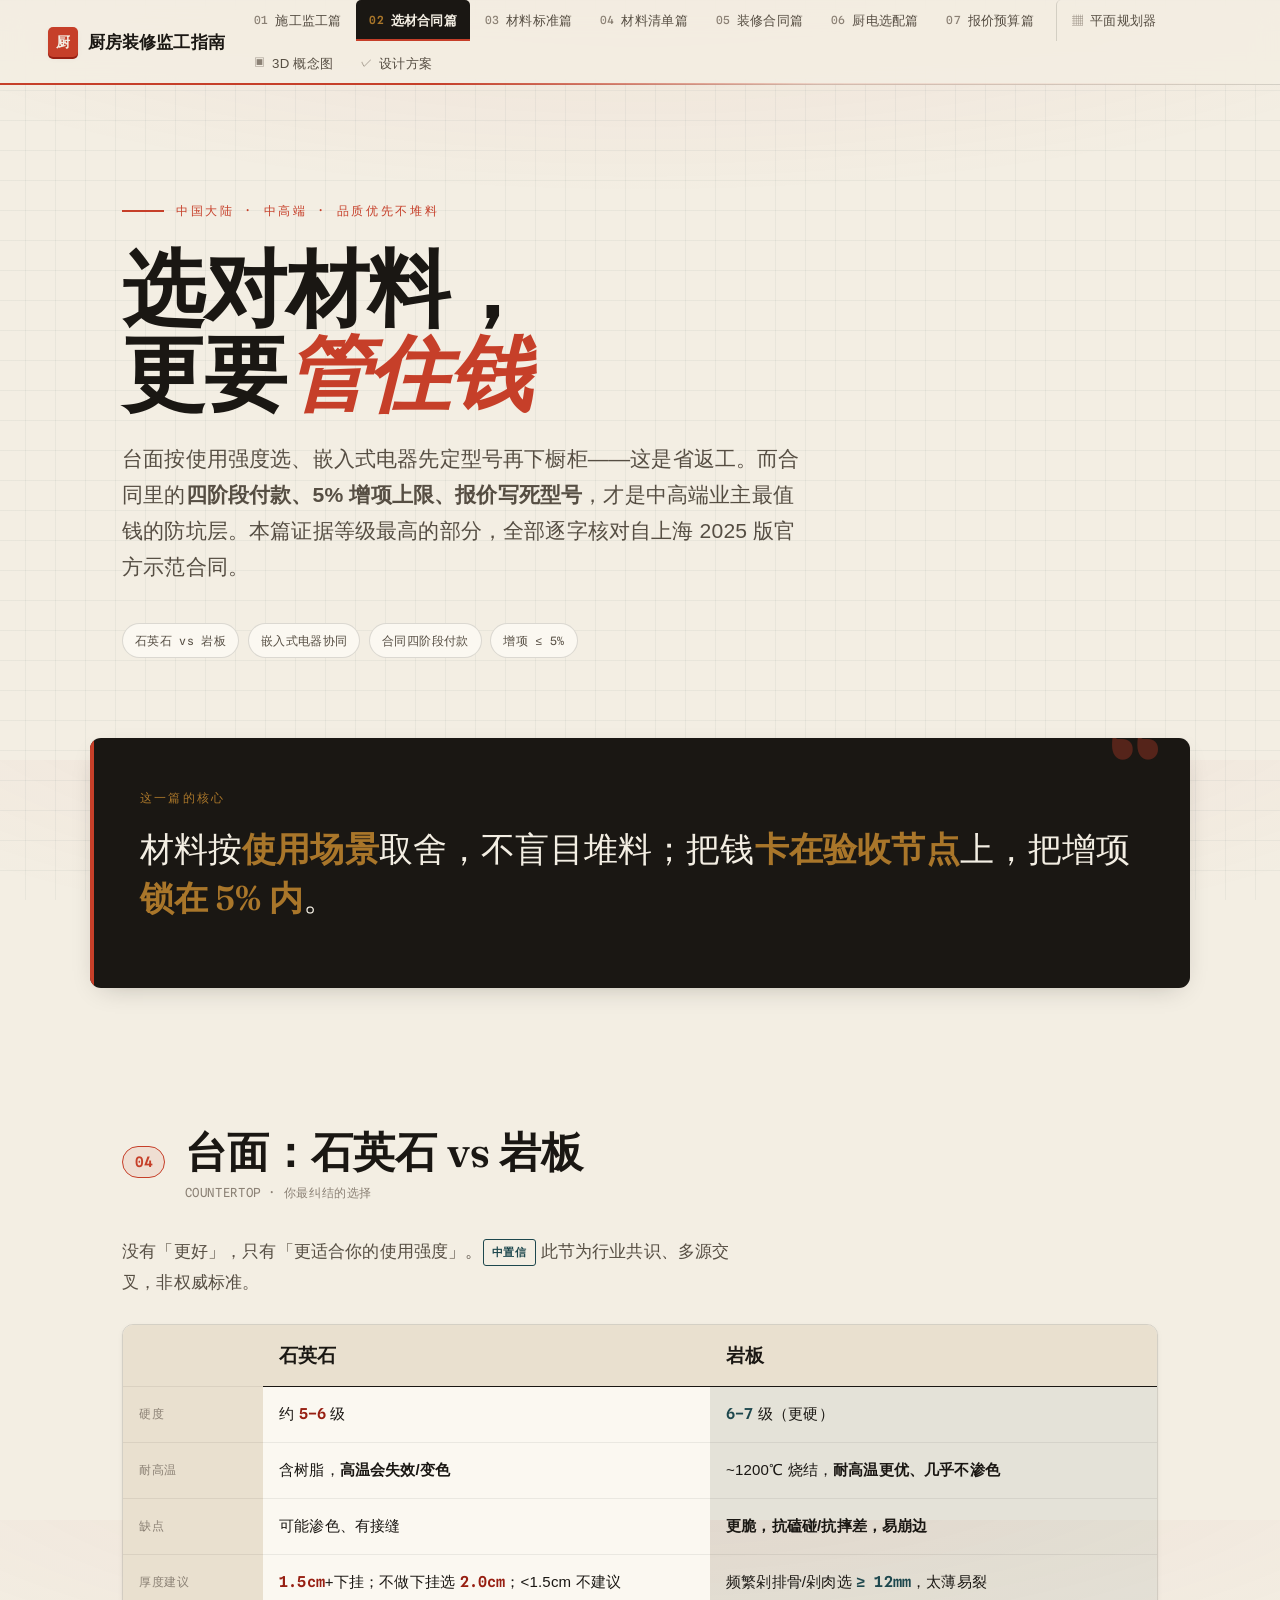
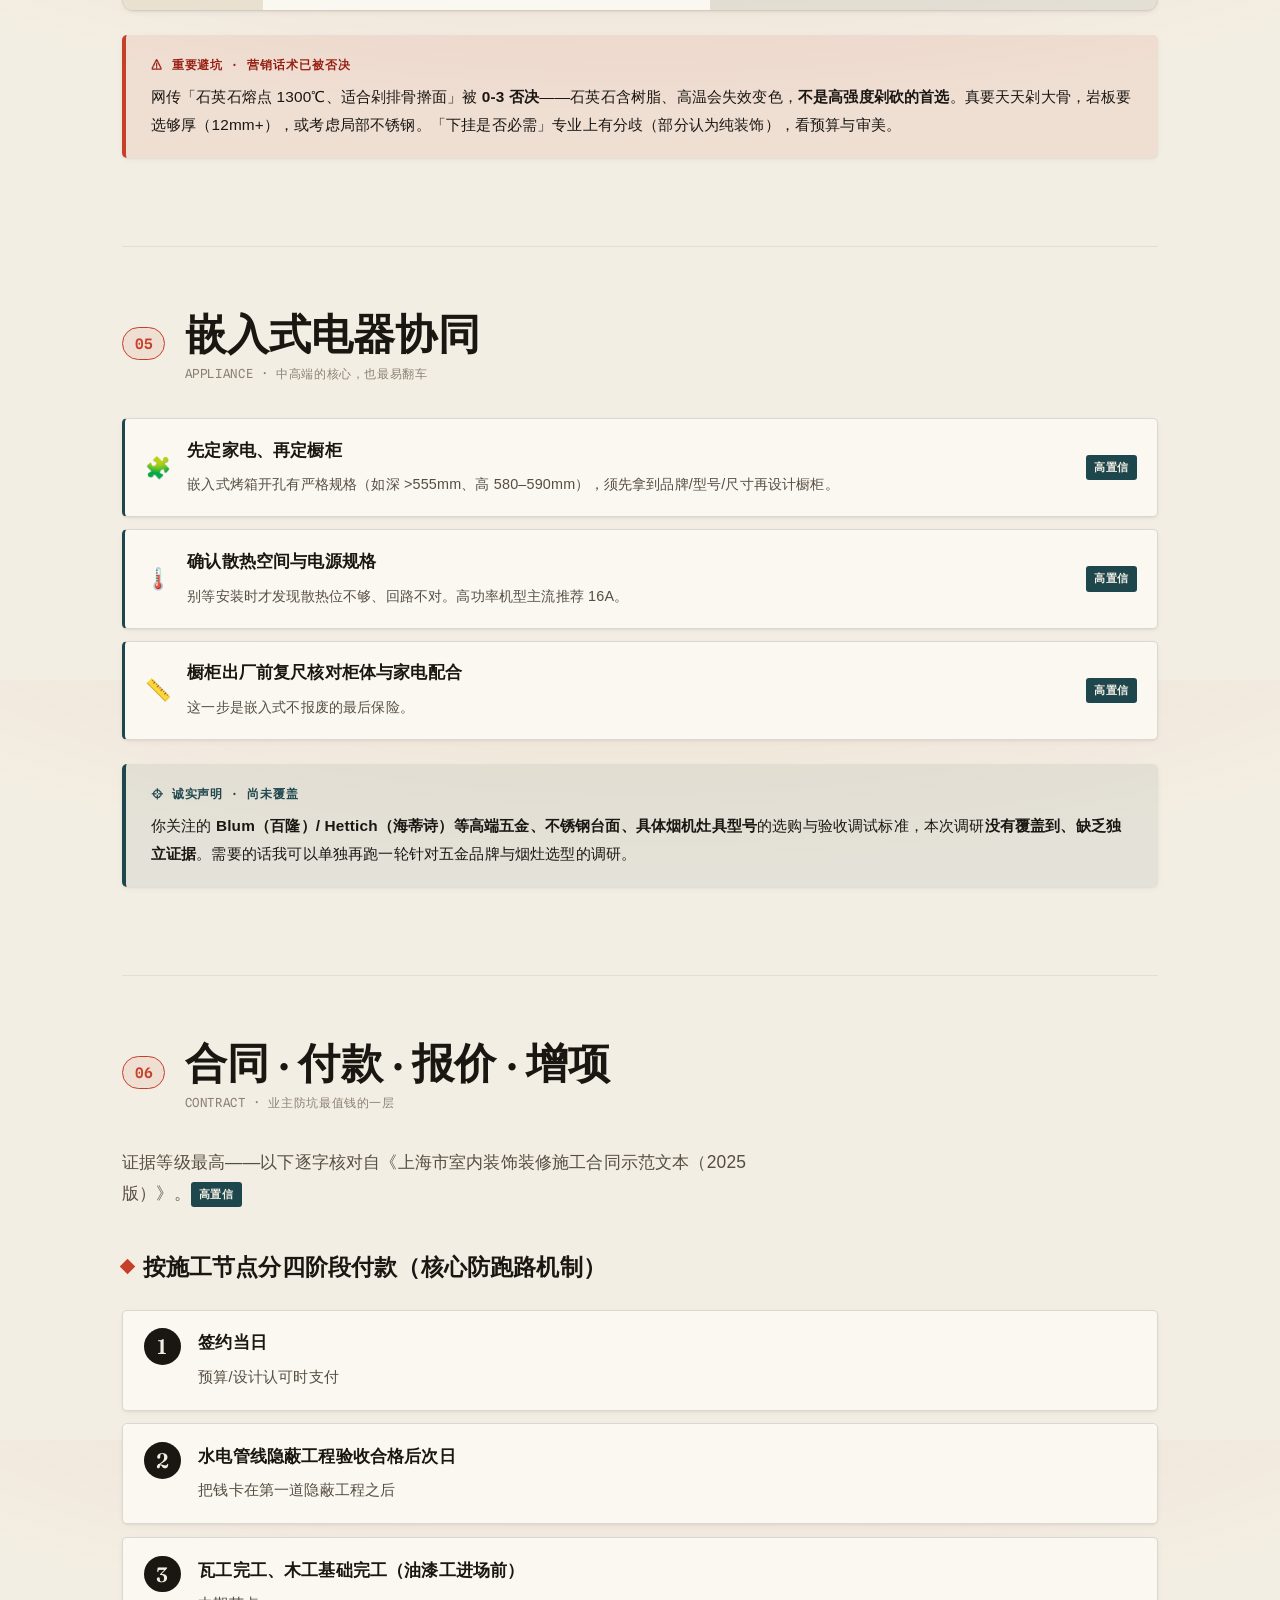
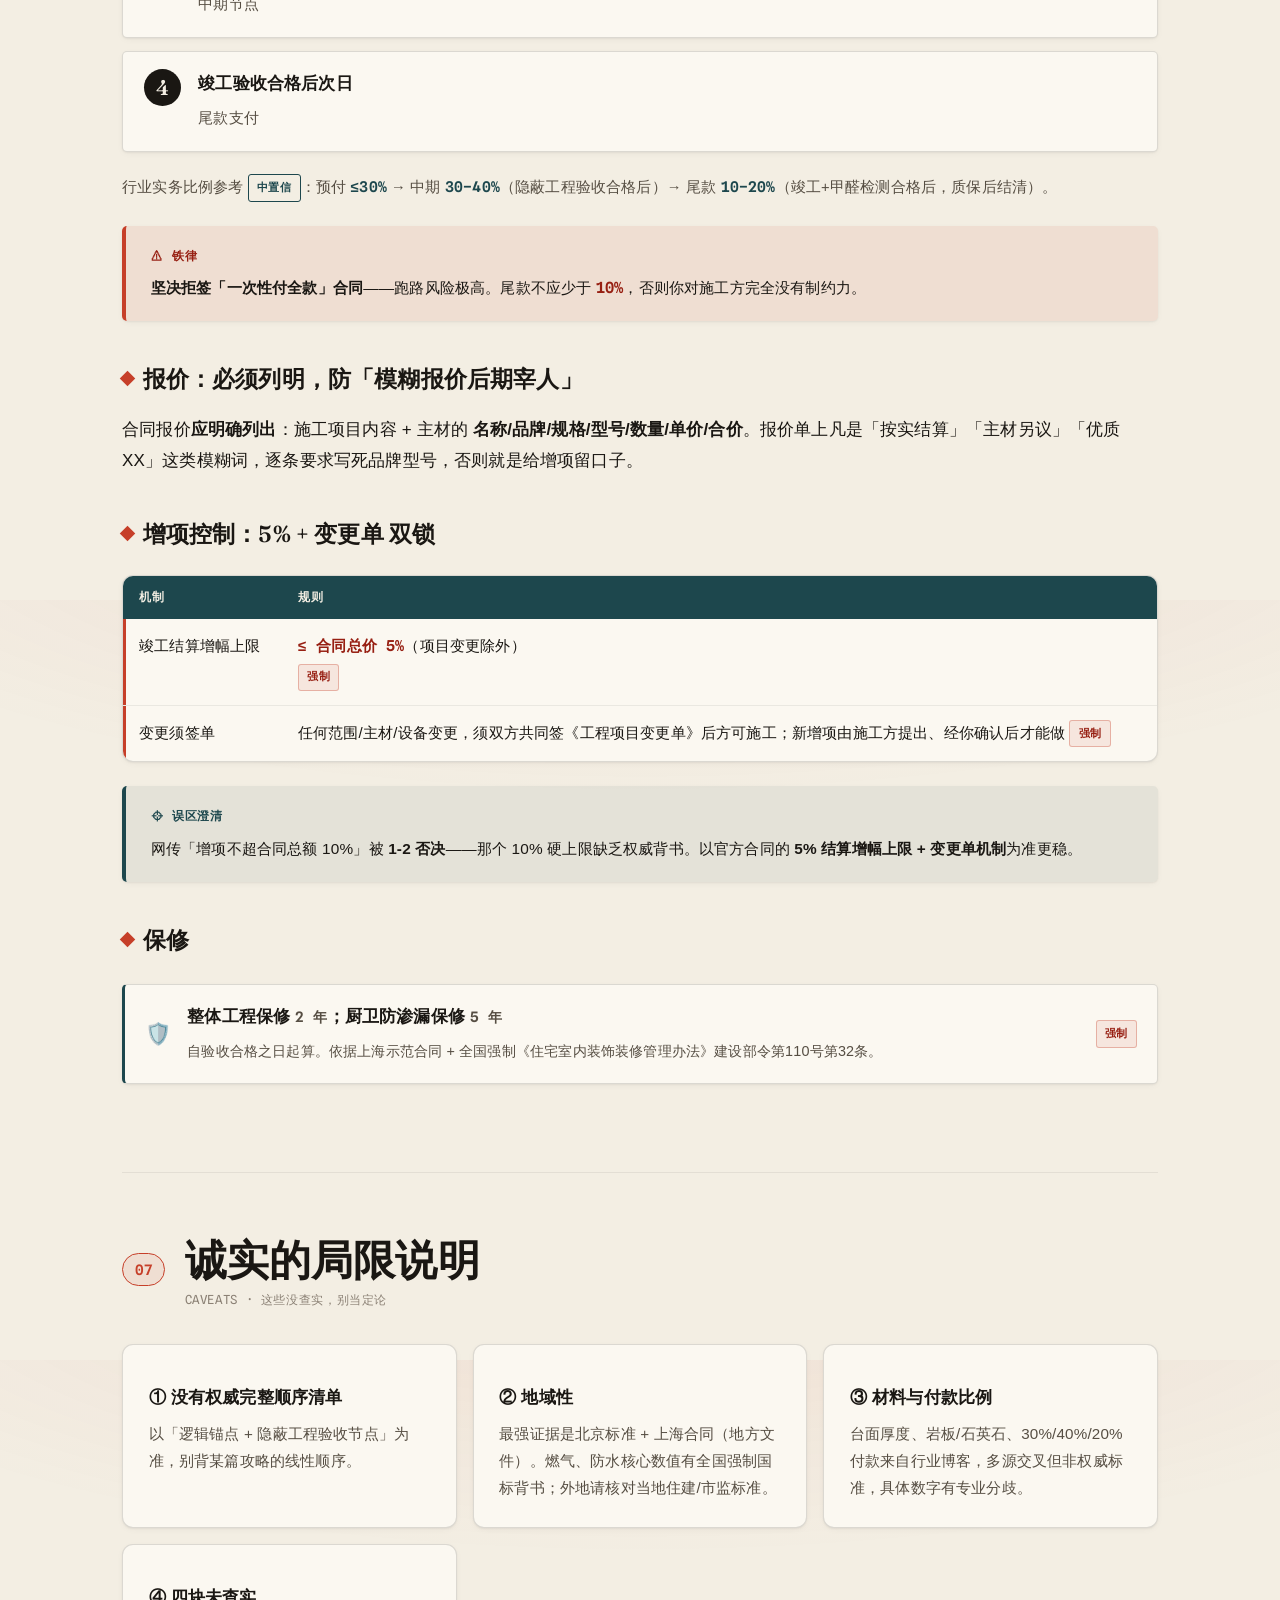
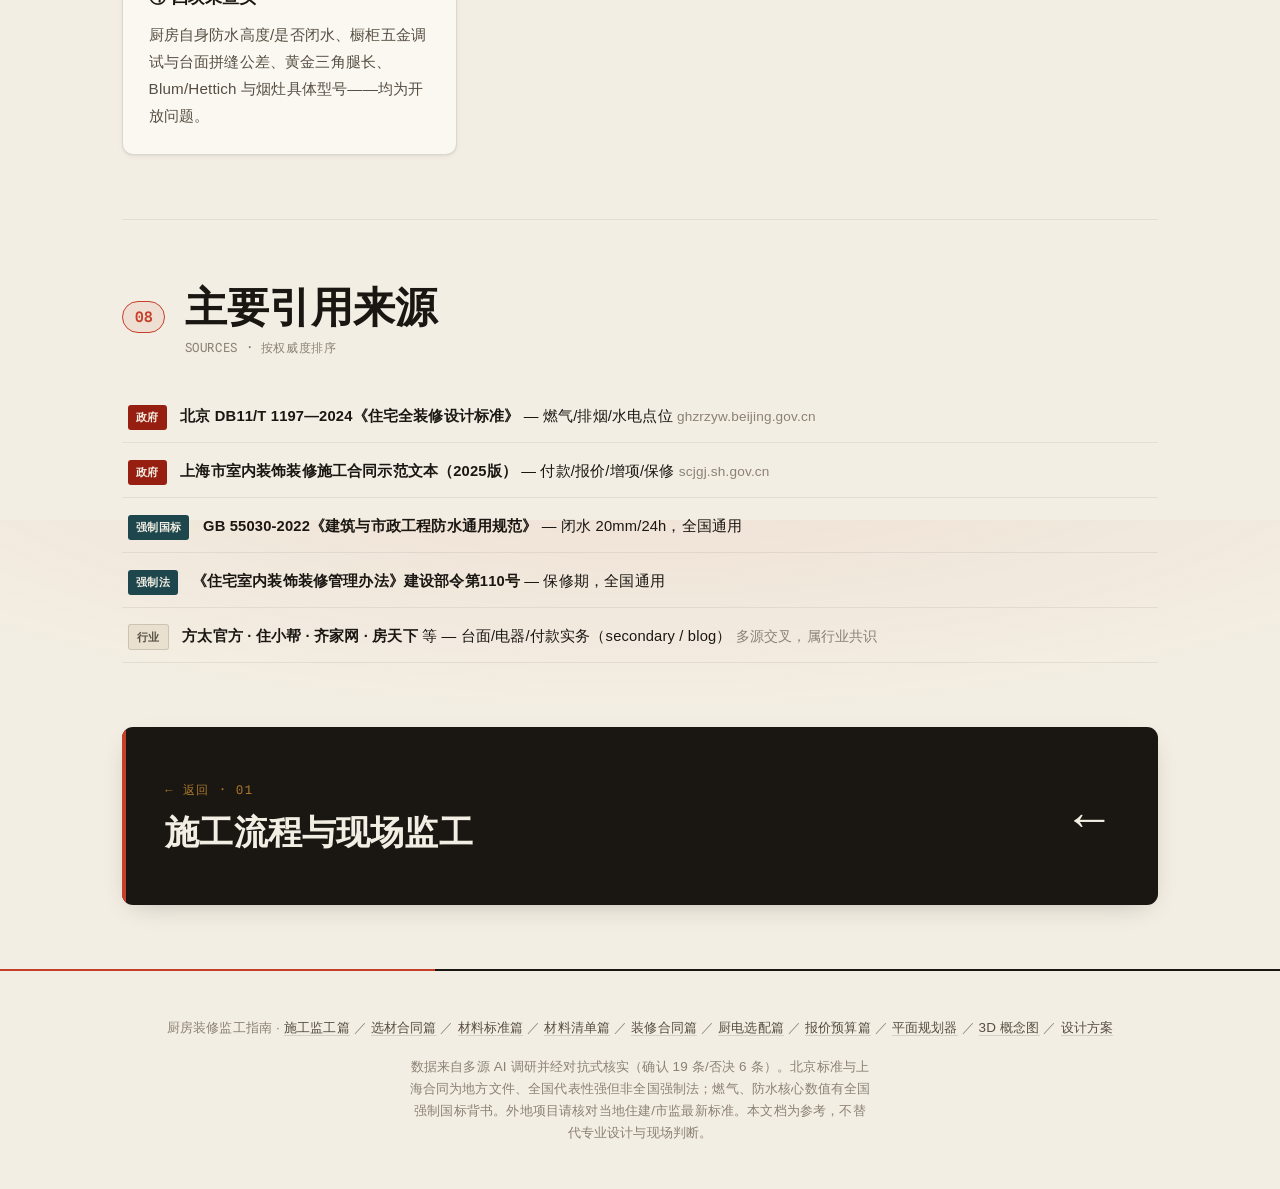
<file: materials-contract.html>
<!DOCTYPE html>
<html lang="zh-CN">
<head>
<meta charset="UTF-8">
<meta name="viewport" content="width=device-width, initial-scale=1.0">
<title>厨房装修监工指南 · 选材合同篇</title>
<meta name="description" content="中国大陆中高端厨房装修：石英石vs岩板台面选材、嵌入式电器协同、合同四阶段付款、报价与增项5%控制、保修，及诚实局限与来源。">
<link rel="stylesheet" href="styles.css">
</head>
<body>

<!-- 阅读进度条 -->
<div class="progress" role="presentation"></div>

<!-- 导航：当前页高亮，另一 tab 跳回施工监工篇 -->
<nav class="nav" aria-label="主导航">
  <a class="nav__brand" href="index.html">
    <span class="mark">厨</span>厨房装修监工指南
  </a>
  <div class="nav__tabs">
    <a class="nav__tab" href="index.html"><span class="idx">01</span>施工监工篇</a>
    <a class="nav__tab" href="materials-contract.html" aria-current="page"><span class="idx">02</span>选材合同篇</a>
    <a class="nav__tab" href="materials-standards.html"><span class="idx">03</span>材料标准篇</a>
    <a class="nav__tab" href="materials-list.html"><span class="idx">04</span>材料清单篇</a>
    <a class="nav__tab" href="contract.html"><span class="idx">05</span>装修合同篇</a>
    <a class="nav__tab" href="kitchen-appliances.html"><span class="idx">06</span>厨电选配篇</a>
    <a class="nav__tab" href="kitchen-budget.html"><span class="idx">07</span>报价预算篇</a>
    <a class="nav__tab" href="kitchen-planner.html"><span class="idx">▦</span>平面规划器</a>
    <a class="nav__tab" href="kitchen-3d.html"><span class="idx">▣</span>3D 概念图</a>
    <a class="nav__tab" href="kitchen-design.html"><span class="idx">✓</span>设计方案</a>
  </div>
</nav>

<!-- Hero -->
<header class="hero">
  <div class="hero__kicker">中国大陆 · 中高端 · 品质优先不堆料</div>
  <h1 class="hero__title">选对材料，<br>更要<em>管住钱</em></h1>
  <p class="hero__lede">
    台面按使用强度选、嵌入式电器先定型号再下橱柜——这是省返工。而合同里的<strong>四阶段付款、5% 增项上限、报价写死型号</strong>，才是中高端业主最值钱的防坑层。本篇证据等级最高的部分，全部逐字核对自上海 2025 版官方示范合同。
  </p>
  <div class="hero__meta">
    <span class="chip">石英石 vs 岩板</span>
    <span class="chip">嵌入式电器协同</span>
    <span class="chip">合同四阶段付款</span>
    <span class="chip">增项 ≤ 5%</span>
  </div>
</header>

<!-- 核心逻辑 -->
<div class="creed" data-reveal>
  <div class="creed__label">这一篇的核心</div>
  <p class="creed__text">
    材料按<b>使用场景</b>取舍，不盲目堆料；把钱<b>卡在验收节点</b>上，把增项<b>锁在 5% 内</b>。
  </p>
</div>

<main class="wrap">

  <!-- 台面选材 -->
  <section class="section" id="countertop">
    <div class="section__head">
      <span class="section__num">04</span>
      <h2 class="section__title">台面：石英石 vs 岩板<small>COUNTERTOP · 你最纠结的选择</small></h2>
    </div>
    <p class="lead-p">没有「更好」，只有「更适合你的使用强度」。<span class="badge badge--mid">中置信</span> 此节为行业共识、多源交叉，非权威标准。</p>

    <div class="versus" data-reveal>
      <div class="versus__rk"></div>
      <div class="versus__h">石英石</div>
      <div class="versus__h">岩板</div>

      <div class="versus__rk">硬度</div>
      <div>约 <span class="spec">5–6</span> 级</div>
      <div class="versus__a"><span class="spec spec--ok">6–7</span> 级（更硬）</div>

      <div class="versus__rk">耐高温</div>
      <div>含树脂，<strong>高温会失效/变色</strong></div>
      <div class="versus__a">~1200℃ 烧结，<strong>耐高温更优、几乎不渗色</strong></div>

      <div class="versus__rk">缺点</div>
      <div>可能渗色、有接缝</div>
      <div class="versus__a"><strong>更脆，抗磕碰/抗摔差，易崩边</strong></div>

      <div class="versus__rk">厚度建议</div>
      <div><span class="spec">1.5cm</span>+下挂；不做下挂选 <span class="spec">2.0cm</span>；&lt;1.5cm 不建议</div>
      <div class="versus__a">频繁剁排骨/剁肉选 <span class="spec spec--ok">≥ 12mm</span>，太薄易裂</div>
    </div>

    <div class="callout callout--warn" data-reveal>
      <span class="callout__tag">⚠ 重要避坑 · 营销话术已被否决</span>
      <p>网传「石英石熔点 1300℃、适合剁排骨擀面」被 <strong>0-3 否决</strong>——石英石含树脂、高温会失效变色，<strong>不是高强度剁砍的首选</strong>。真要天天剁大骨，岩板要选够厚（12mm+），或考虑局部不锈钢。「下挂是否必需」专业上有分歧（部分认为纯装饰），看预算与审美。</p>
    </div>
  </section>

  <!-- 嵌入式电器 -->
  <section class="section" id="appliance">
    <div class="section__head">
      <span class="section__num">05</span>
      <h2 class="section__title">嵌入式电器协同<small>APPLIANCE · 中高端的核心，也最易翻车</small></h2>
    </div>
    <div class="anchors">
      <div class="anchor" data-reveal>
        <span class="anchor__icon">🧩</span>
        <div class="anchor__body"><strong>先定家电、再定橱柜</strong><span>嵌入式烤箱开孔有严格规格（如深 &gt;555mm、高 580–590mm），须先拿到品牌/型号/尺寸再设计橱柜。</span></div>
        <span class="badge badge--hi">高置信</span>
      </div>
      <div class="anchor" data-reveal>
        <span class="anchor__icon">🌡️</span>
        <div class="anchor__body"><strong>确认散热空间与电源规格</strong><span>别等安装时才发现散热位不够、回路不对。高功率机型主流推荐 16A。</span></div>
        <span class="badge badge--hi">高置信</span>
      </div>
      <div class="anchor" data-reveal>
        <span class="anchor__icon">📏</span>
        <div class="anchor__body"><strong>橱柜出厂前复尺核对柜体与家电配合</strong><span>这一步是嵌入式不报废的最后保险。</span></div>
        <span class="badge badge--hi">高置信</span>
      </div>
    </div>

    <div class="callout callout--honest" data-reveal>
      <span class="callout__tag">⌖ 诚实声明 · 尚未覆盖</span>
      <p>你关注的 <strong>Blum（百隆）/ Hettich（海蒂诗）等高端五金、不锈钢台面、具体烟机灶具型号</strong>的选购与验收调试标准，本次调研<strong>没有覆盖到、缺乏独立证据</strong>。需要的话我可以单独再跑一轮针对五金品牌与烟灶选型的调研。</p>
    </div>
  </section>

  <!-- 合同 -->
  <section class="section" id="contract">
    <div class="section__head">
      <span class="section__num">06</span>
      <h2 class="section__title">合同 · 付款 · 报价 · 增项<small>CONTRACT · 业主防坑最值钱的一层</small></h2>
    </div>
    <p class="lead-p">证据等级最高——以下逐字核对自《上海市室内装饰装修施工合同示范文本（2025版）》。<span class="badge badge--hi">高置信</span></p>

    <h3 class="block-title">按施工节点分四阶段付款（核心防跑路机制）</h3>
    <div class="steps">
      <div class="step" data-reveal><div><strong>签约当日</strong><span>预算/设计认可时支付</span></div></div>
      <div class="step" data-reveal><div><strong>水电管线隐蔽工程验收合格后次日</strong><span>把钱卡在第一道隐蔽工程之后</span></div></div>
      <div class="step" data-reveal><div><strong>瓦工完工、木工基础完工（油漆工进场前）</strong><span>中期节点</span></div></div>
      <div class="step" data-reveal><div><strong>竣工验收合格后次日</strong><span>尾款支付</span></div></div>
    </div>
    <p style="font-size:.92rem;color:var(--ink-soft)">
      行业实务比例参考 <span class="badge badge--mid">中置信</span>：预付 <span class="spec spec--ok">≤30%</span> → 中期 <span class="spec spec--ok">30–40%</span>（隐蔽工程验收合格后）→ 尾款 <span class="spec spec--ok">10–20%</span>（竣工+甲醛检测合格后，质保后结清）。
    </p>
    <div class="callout callout--warn" data-reveal>
      <span class="callout__tag">⚠ 铁律</span>
      <p><strong>坚决拒签「一次性付全款」合同</strong>——跑路风险极高。尾款不应少于 <span class="spec">10%</span>，否则你对施工方完全没有制约力。</p>
    </div>

    <h3 class="block-title">报价：必须列明，防「模糊报价后期宰人」</h3>
    <p>合同报价<strong>应明确列出</strong>：施工项目内容 + 主材的 <strong>名称/品牌/规格/型号/数量/单价/合价</strong>。报价单上凡是「按实结算」「主材另议」「优质XX」这类模糊词，逐条要求写死品牌型号，否则就是给增项留口子。</p>

    <h3 class="block-title">增项控制：5% + 变更单 双锁</h3>
    <div class="table-wrap" data-reveal>
      <table>
        <thead><tr><th>机制</th><th>规则</th></tr></thead>
        <tbody>
          <tr class="row-must"><td>竣工结算增幅上限</td><td><span class="spec">≤ 合同总价 5%</span>（项目变更除外）<span class="sub"><span class="badge badge--must">强制</span></span></td></tr>
          <tr class="row-must"><td>变更须签单</td><td>任何范围/主材/设备变更，须双方共同签《工程项目变更单》后方可施工；新增项由施工方提出、经你确认后才能做 <span class="badge badge--must">强制</span></td></tr>
        </tbody>
      </table>
    </div>
    <div class="callout callout--honest" data-reveal>
      <span class="callout__tag">⌖ 误区澄清</span>
      <p>网传「增项不超合同总额 10%」被 <strong>1-2 否决</strong>——那个 10% 硬上限缺乏权威背书。以官方合同的 <strong>5% 结算增幅上限 + 变更单机制</strong>为准更稳。</p>
    </div>

    <h3 class="block-title">保修</h3>
    <div class="anchors">
      <div class="anchor" data-reveal>
        <span class="anchor__icon">🛡️</span>
        <div class="anchor__body"><strong>整体工程保修 <span class="spec spec--ok">2 年</span>；厨卫防渗漏保修 <span class="spec spec--ok">5 年</span></strong><span>自验收合格之日起算。依据上海示范合同 + 全国强制《住宅室内装饰装修管理办法》建设部令第110号第32条。</span></div>
        <span class="badge badge--must">强制</span>
      </div>
    </div>
  </section>

  <!-- 诚实局限 -->
  <section class="section" id="caveats">
    <div class="section__head">
      <span class="section__num">07</span>
      <h2 class="section__title">诚实的局限说明<small>CAVEATS · 这些没查实，别当定论</small></h2>
    </div>
    <div class="cards">
      <article class="card" data-reveal><h4>① 没有权威完整顺序清单</h4><p>以「逻辑锚点 + 隐蔽工程验收节点」为准，别背某篇攻略的线性顺序。</p></article>
      <article class="card" data-reveal><h4>② 地域性</h4><p>最强证据是北京标准 + 上海合同（地方文件）。燃气、防水核心数值有全国强制国标背书；外地请核对当地住建/市监标准。</p></article>
      <article class="card" data-reveal><h4>③ 材料与付款比例</h4><p>台面厚度、岩板/石英石、30%/40%/20% 付款来自行业博客，多源交叉但非权威标准，具体数字有专业分歧。</p></article>
      <article class="card" data-reveal><h4>④ 四块未查实</h4><p>厨房自身防水高度/是否闭水、橱柜五金调试与台面拼缝公差、黄金三角腿长、Blum/Hettich 与烟灶具体型号——均为开放问题。</p></article>
    </div>
  </section>

  <!-- 来源 -->
  <section class="section" id="sources">
    <div class="section__head">
      <span class="section__num">08</span>
      <h2 class="section__title">主要引用来源<small>SOURCES · 按权威度排序</small></h2>
    </div>
    <ul class="sources">
      <li data-reveal><span class="q q--gov">政府</span><div><b>北京 DB11/T 1197—2024《住宅全装修设计标准》</b> — 燃气/排烟/水电点位 <em>ghzrzyw.beijing.gov.cn</em></div></li>
      <li data-reveal><span class="q q--gov">政府</span><div><b>上海市室内装饰装修施工合同示范文本（2025版）</b> — 付款/报价/增项/保修 <em>scjgj.sh.gov.cn</em></div></li>
      <li data-reveal><span class="q q--primary">强制国标</span><div><b>GB 55030-2022《建筑与市政工程防水通用规范》</b> — 闭水 20mm/24h，全国通用</div></li>
      <li data-reveal><span class="q q--primary">强制法</span><div><b>《住宅室内装饰装修管理办法》建设部令第110号</b> — 保修期，全国通用</div></li>
      <li data-reveal><span class="q q--blog">行业</span><div><b>方太官方 · 住小帮 · 齐家网 · 房天下</b> 等 — 台面/电器/付款实务（secondary / blog） <em>多源交叉，属行业共识</em></div></li>
    </ul>
  </section>

</main>

<!-- 跨页跳转：回到施工监工篇 -->
<div class="wrap">
  <a class="handoff__link" href="index.html">
    <div>
      <div class="handoff__meta">← 返回 · 01</div>
      <div class="handoff__title">施工流程与现场监工</div>
    </div>
    <span class="handoff__arrow">←</span>
  </a>
</div>

<footer class="footer">
  <p>厨房装修监工指南 · <a href="index.html">施工监工篇</a> ／ <a href="materials-contract.html">选材合同篇</a> ／ <a href="materials-standards.html">材料标准篇</a> ／ <a href="materials-list.html">材料清单篇</a> ／ <a href="contract.html">装修合同篇</a> ／ <a href="kitchen-appliances.html">厨电选配篇</a> ／ <a href="kitchen-budget.html">报价预算篇</a> ／ <a href="kitchen-planner.html">平面规划器</a> ／ <a href="kitchen-3d.html">3D 概念图</a> ／ <a href="kitchen-design.html">设计方案</a></p>
  <p class="disclaimer">数据来自多源 AI 调研并经对抗式核实（确认 19 条/否决 6 条）。北京标准与上海合同为地方文件、全国代表性强但非全国强制法；燃气、防水核心数值有全国强制国标背书。外地项目请核对当地住建/市监最新标准。本文档为参考，不替代专业设计与现场判断。</p>
</footer>

<script src="app.js"></script>
</body>
</html>
</file>
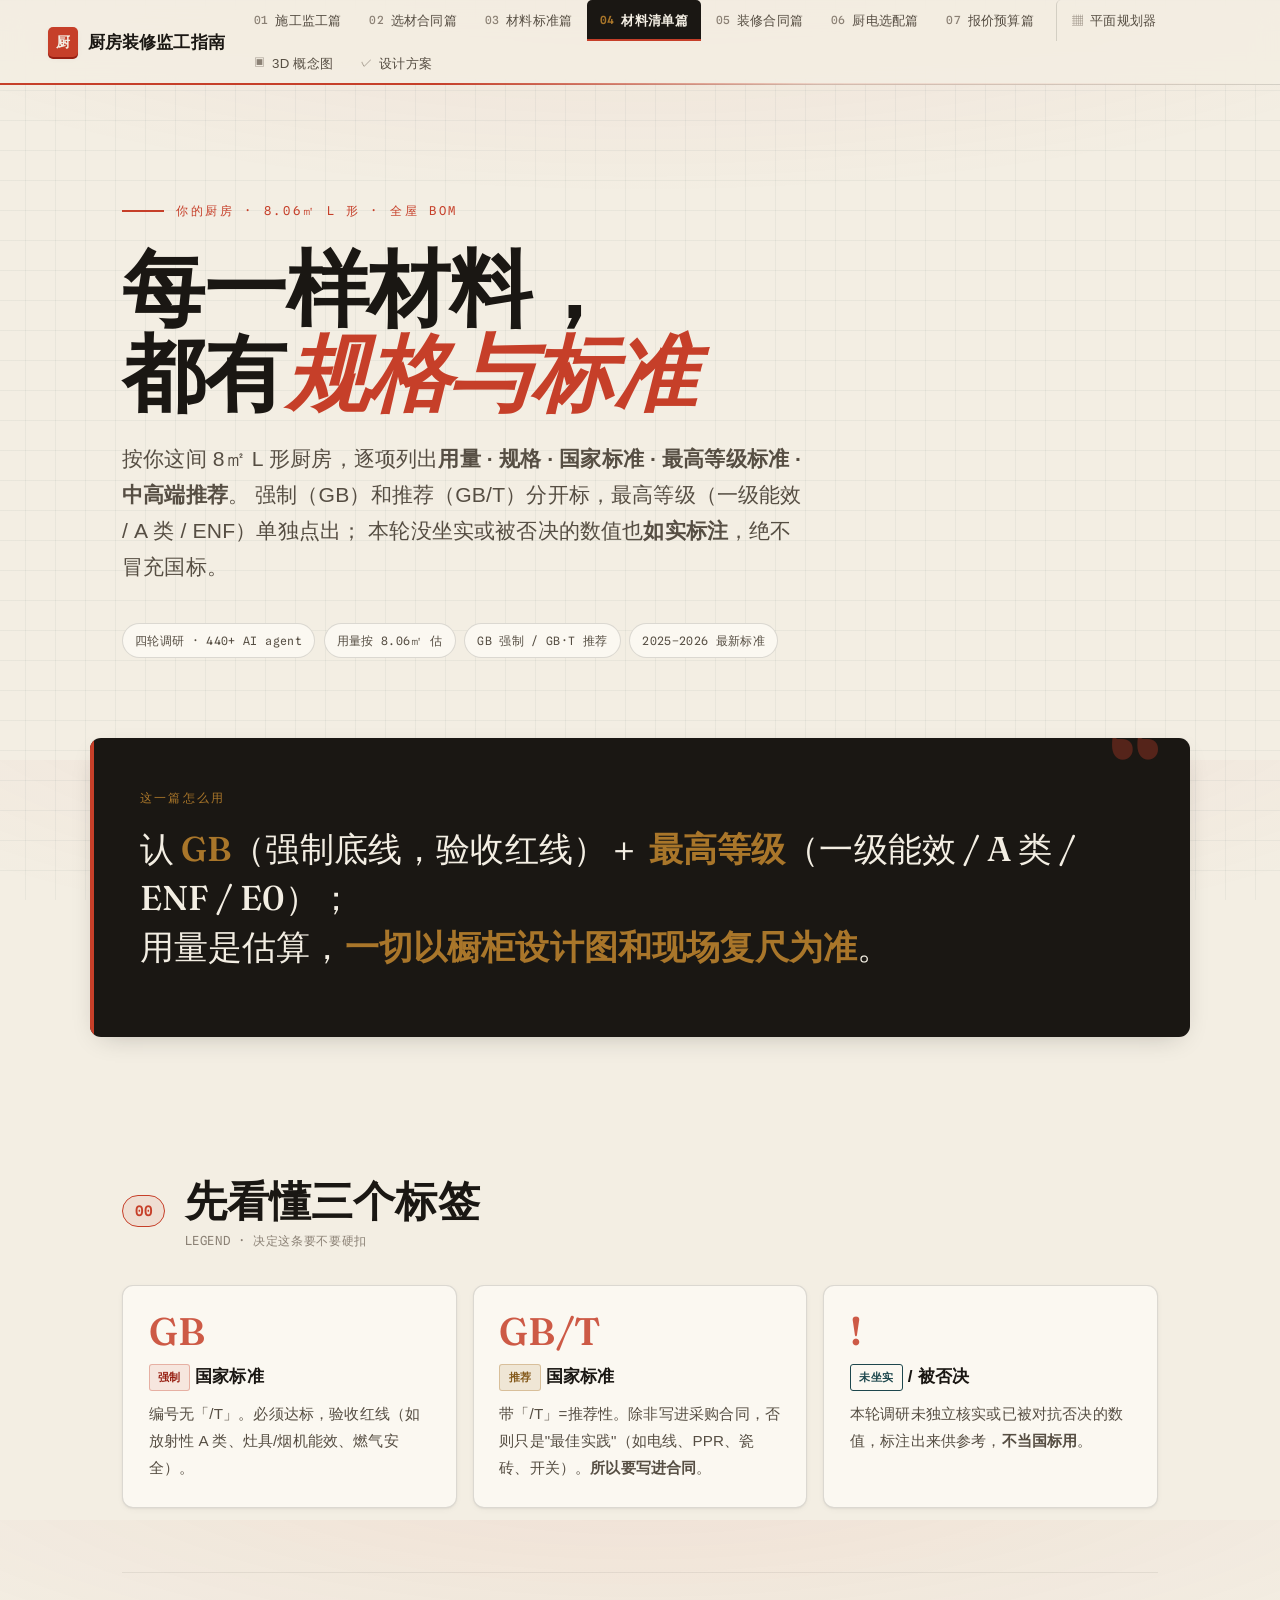
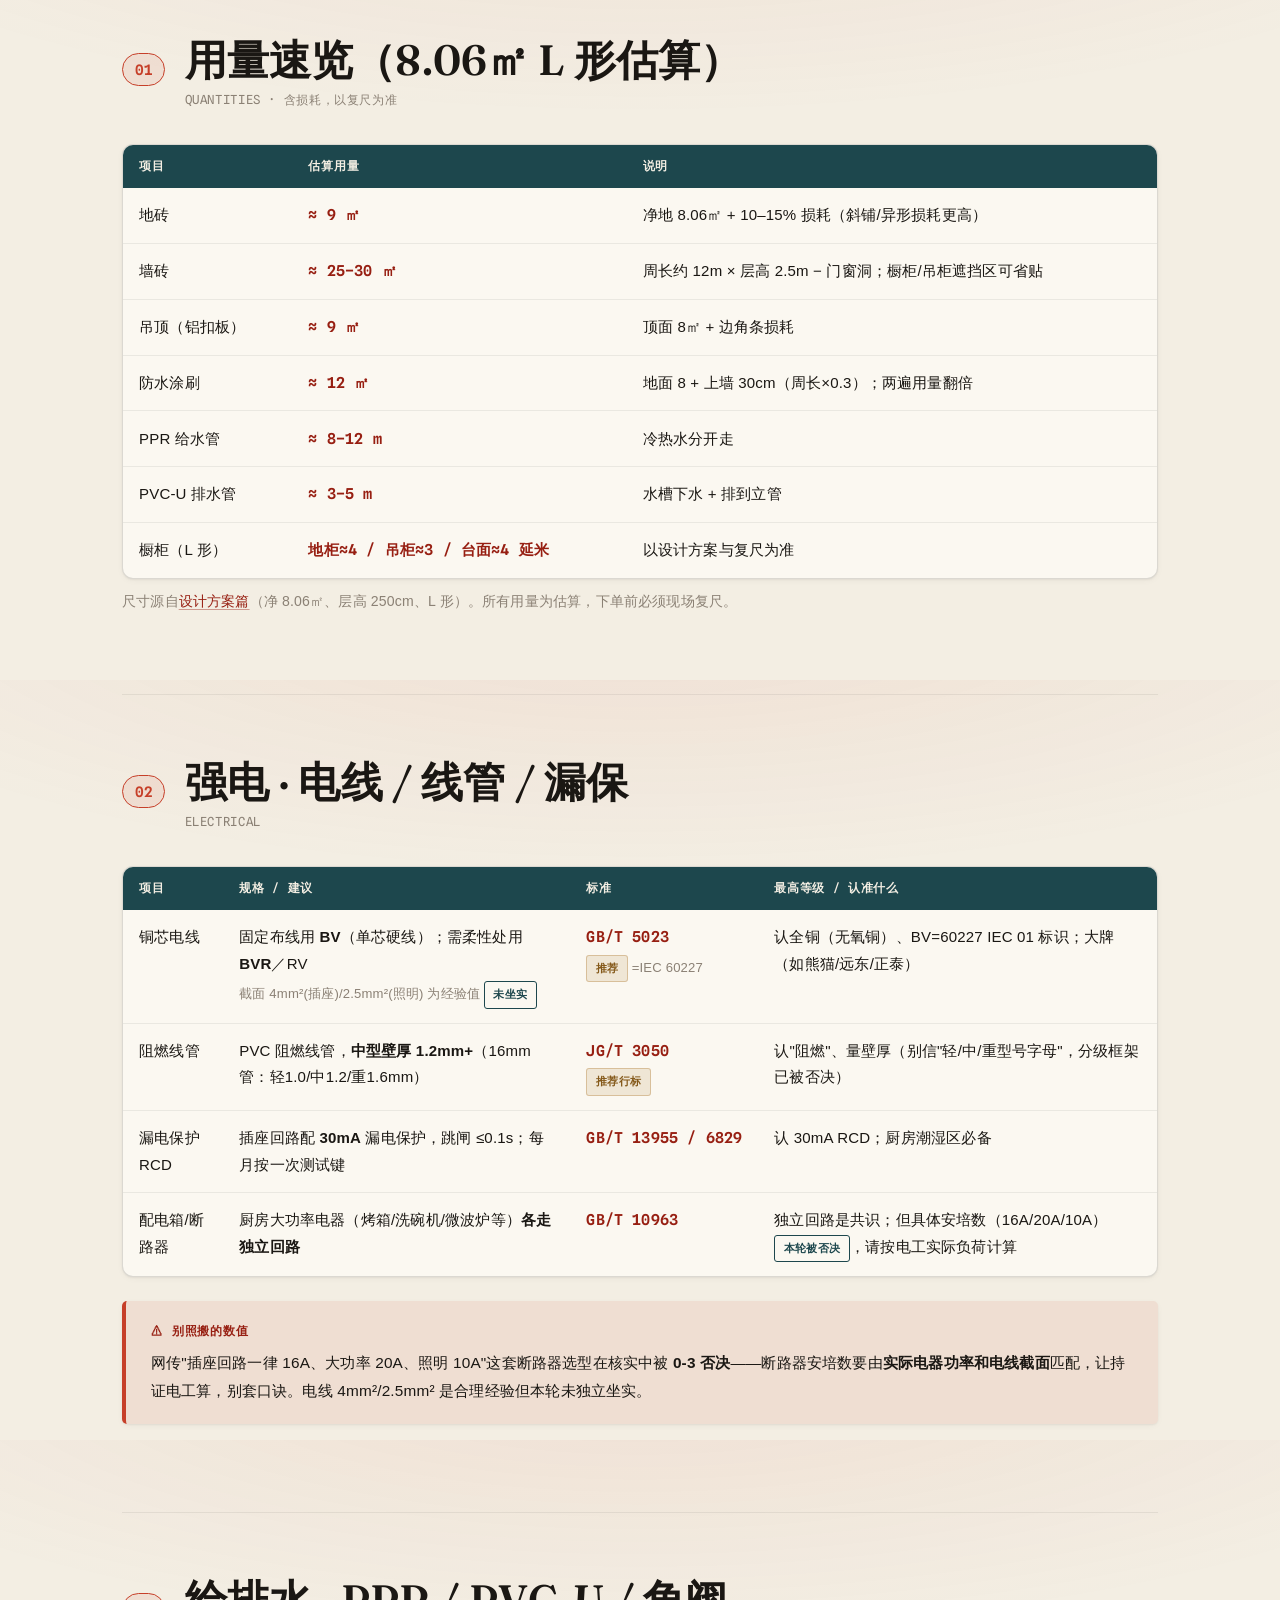
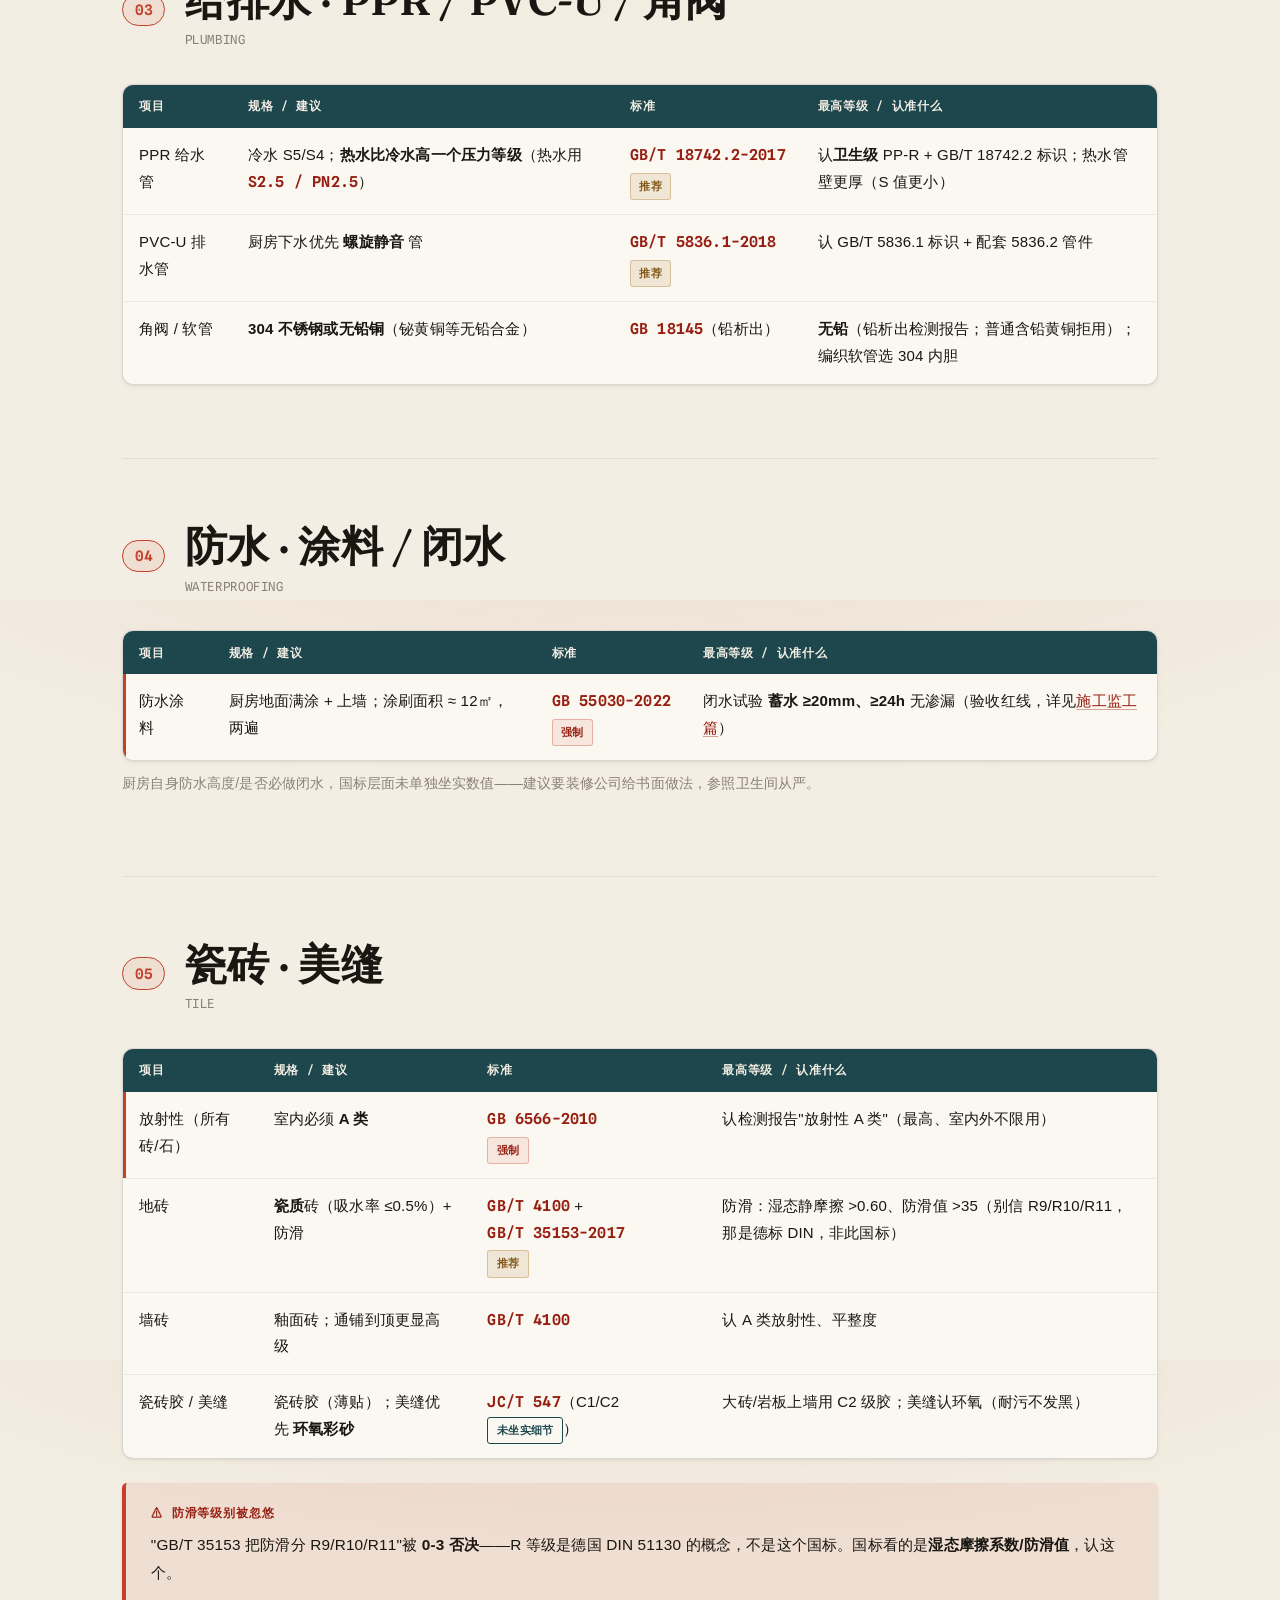
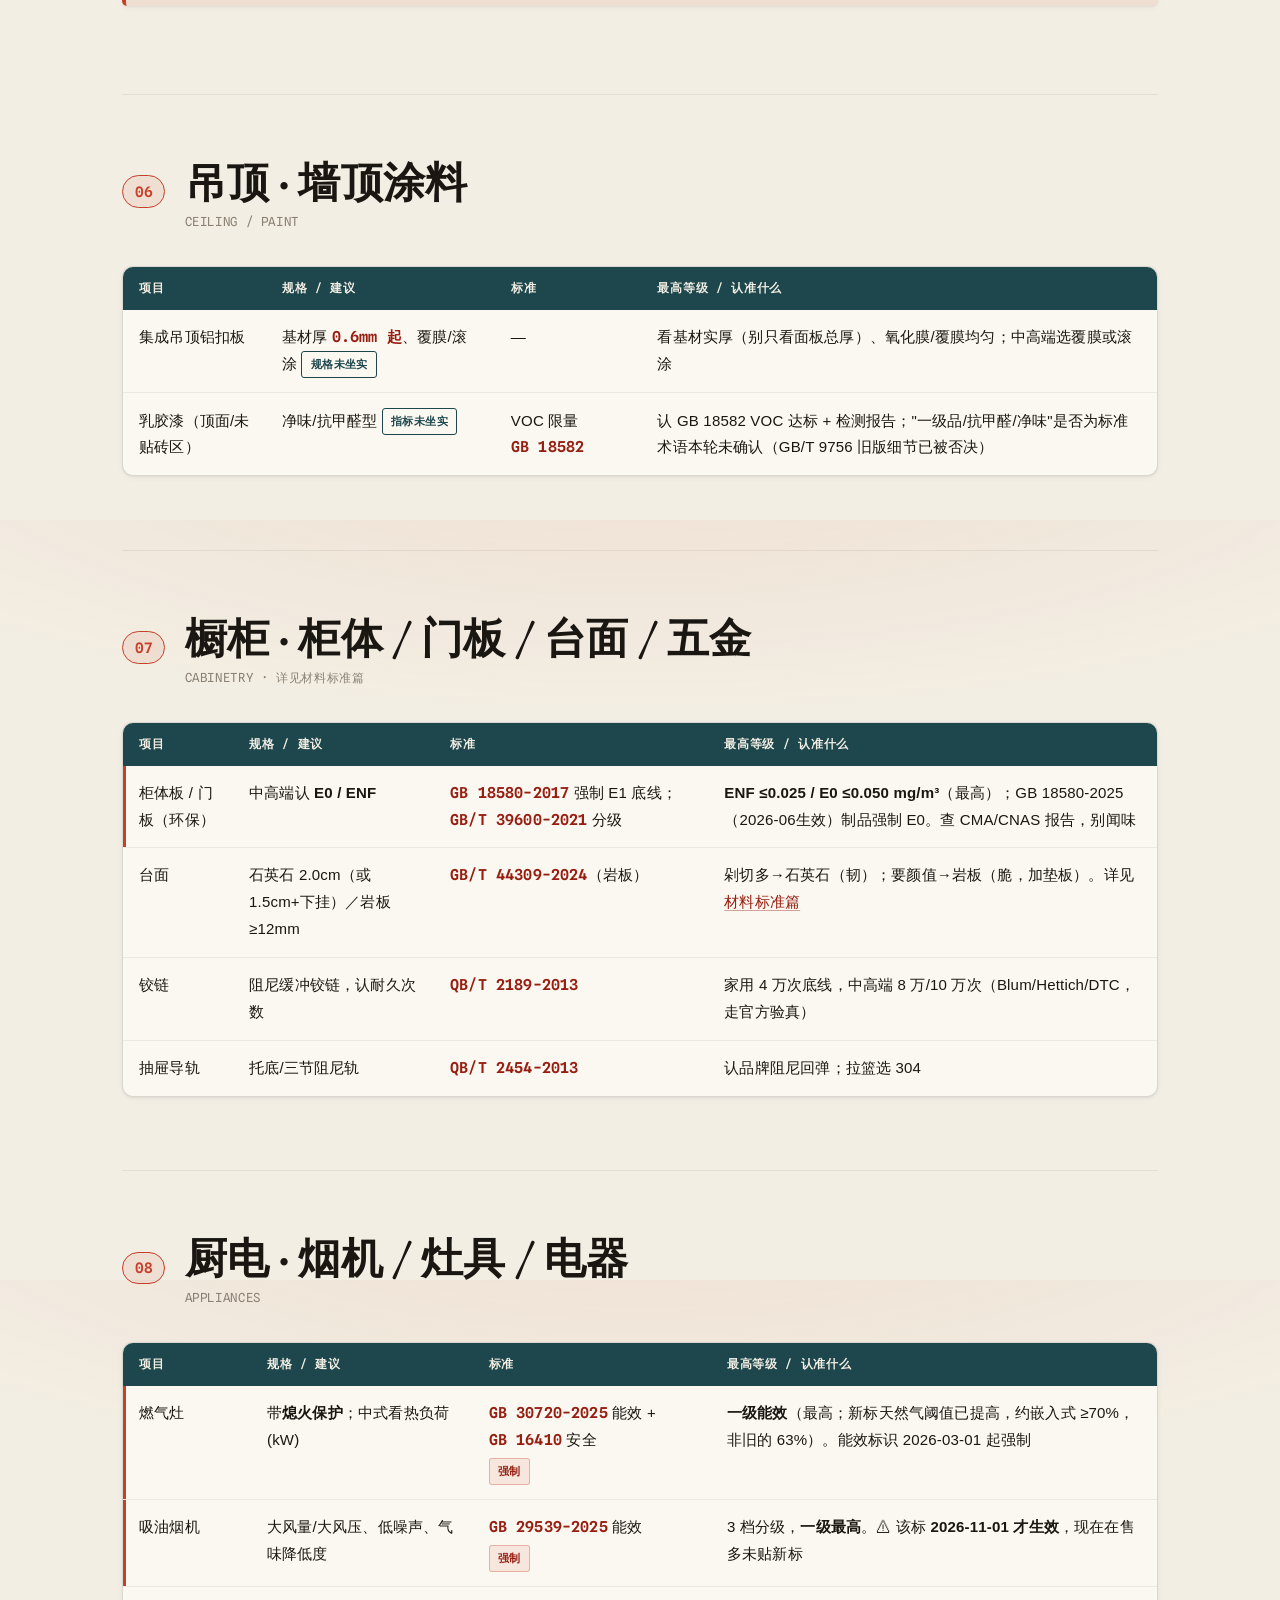
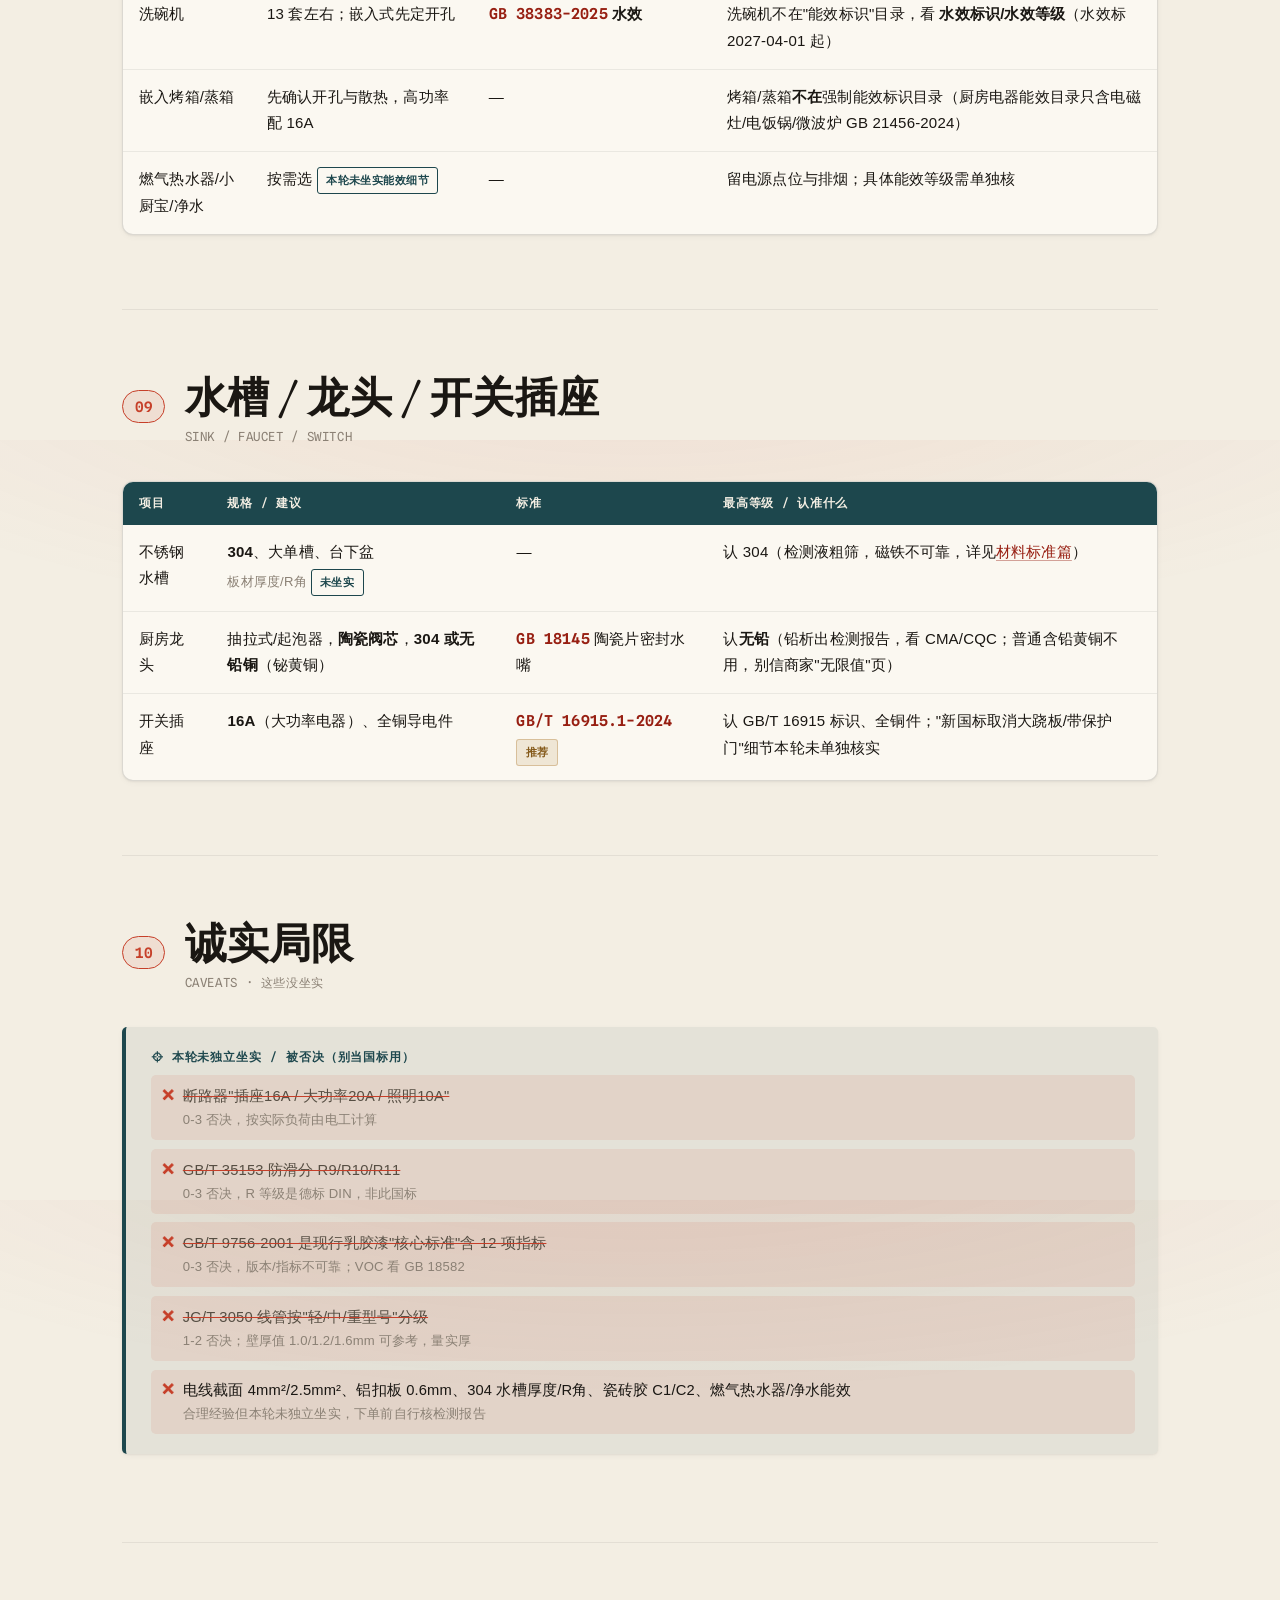
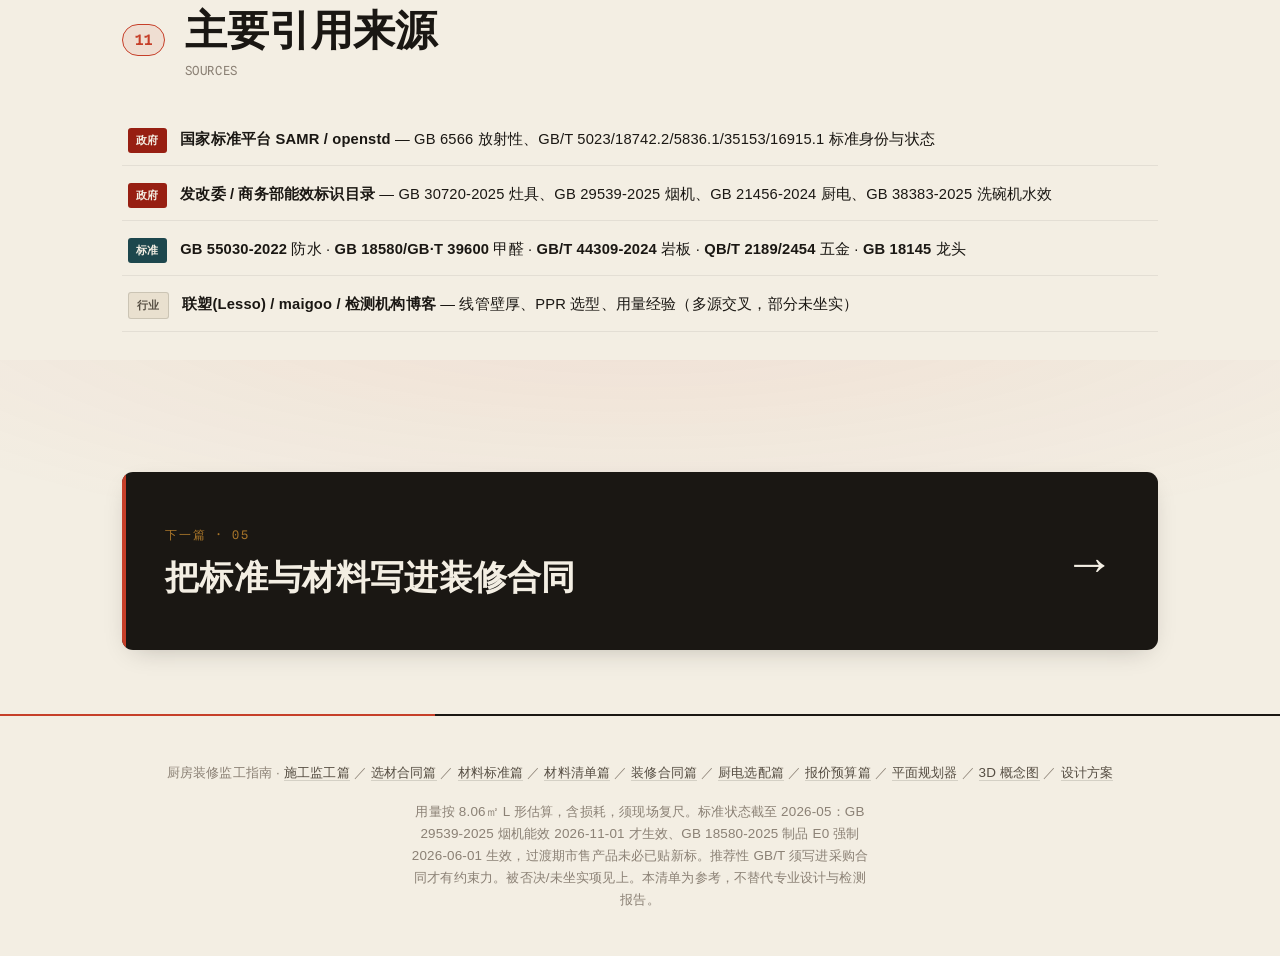
<file: materials-list.html>
<!DOCTYPE html>
<html lang="zh-CN">
<head>
<meta charset="UTF-8">
<meta name="viewport" content="width=device-width, initial-scale=1.0">
<title>厨房装修监工指南 · 材料清单篇</title>
<meta name="description" content="8㎡ L形厨房全屋材料清单(BOM)：每项规格/用量、国家标准、最高等级标准(一级能效/A类/ENF)与中高端产品推荐。强制GB与推荐GB/T分开标注，被否决项单列。">
<link rel="stylesheet" href="styles.css">
</head>
<body>

<div class="progress" role="presentation"></div>

<nav class="nav" aria-label="主导航">
  <a class="nav__brand" href="index.html"><span class="mark">厨</span>厨房装修监工指南</a>
  <div class="nav__tabs">
    <a class="nav__tab" href="index.html"><span class="idx">01</span>施工监工篇</a>
    <a class="nav__tab" href="materials-contract.html"><span class="idx">02</span>选材合同篇</a>
    <a class="nav__tab" href="materials-standards.html"><span class="idx">03</span>材料标准篇</a>
    <a class="nav__tab" href="materials-list.html" aria-current="page"><span class="idx">04</span>材料清单篇</a>
    <a class="nav__tab" href="contract.html"><span class="idx">05</span>装修合同篇</a>
    <a class="nav__tab" href="kitchen-appliances.html"><span class="idx">06</span>厨电选配篇</a>
    <a class="nav__tab" href="kitchen-budget.html"><span class="idx">07</span>报价预算篇</a>
    <a class="nav__tab" href="kitchen-planner.html"><span class="idx">▦</span>平面规划器</a>
    <a class="nav__tab" href="kitchen-3d.html"><span class="idx">▣</span>3D 概念图</a>
    <a class="nav__tab" href="kitchen-design.html"><span class="idx">✓</span>设计方案</a>
  </div>
</nav>

<header class="hero">
  <div class="hero__kicker">你的厨房 · 8.06㎡ L 形 · 全屋 BOM</div>
  <h1 class="hero__title">每一样材料，<br>都有<em>规格与标准</em></h1>
  <p class="hero__lede">
    按你这间 8㎡ L 形厨房，逐项列出<strong>用量 · 规格 · 国家标准 · 最高等级标准 · 中高端推荐</strong>。
    强制（GB）和推荐（GB/T）分开标，最高等级（一级能效 / A 类 / ENF）单独点出；
    本轮没坐实或被否决的数值也<strong>如实标注</strong>，绝不冒充国标。
  </p>
  <div class="hero__meta">
    <span class="chip">四轮调研 · 440+ AI agent</span>
    <span class="chip">用量按 8.06㎡ 估</span>
    <span class="chip">GB 强制 / GB·T 推荐</span>
    <span class="chip">2025–2026 最新标准</span>
  </div>
</header>

<div class="creed" data-reveal>
  <div class="creed__label">这一篇怎么用</div>
  <p class="creed__text">
    认 <b>GB</b>（强制底线，验收红线）＋ <b>最高等级</b>（一级能效 / A 类 / ENF / E0）；<br>用量是估算，<b>一切以橱柜设计图和现场复尺为准</b>。
  </p>
</div>

<main class="wrap">

  <!-- 图例 -->
  <section class="section" id="legend">
    <div class="section__head">
      <span class="section__num">00</span>
      <h2 class="section__title">先看懂三个标签<small>LEGEND · 决定这条要不要硬扣</small></h2>
    </div>
    <div class="cards">
      <article class="card" data-reveal><div class="card__n">GB</div><h4><span class="badge badge--must">强制</span> 国家标准</h4><p>编号无「/T」。必须达标，验收红线（如放射性 A 类、灶具/烟机能效、燃气安全）。</p></article>
      <article class="card" data-reveal><div class="card__n">GB/T</div><h4><span class="badge badge--rec">推荐</span> 国家标准</h4><p>带「/T」=推荐性。除非写进采购合同，否则只是"最佳实践"（如电线、PPR、瓷砖、开关）。<strong>所以要写进合同</strong>。</p></article>
      <article class="card" data-reveal><div class="card__n">!</div><h4><span class="badge badge--mid">未坐实</span> / 被否决</h4><p>本轮调研未独立核实或已被对抗否决的数值，标注出来供参考，<strong>不当国标用</strong>。</p></article>
    </div>
  </section>

  <!-- 用量速览 -->
  <section class="section" id="quantity">
    <div class="section__head">
      <span class="section__num">01</span>
      <h2 class="section__title">用量速览（8.06㎡ L 形估算）<small>QUANTITIES · 含损耗，以复尺为准</small></h2>
    </div>
    <div class="table-wrap" data-reveal>
      <table>
        <thead><tr><th>项目</th><th>估算用量</th><th>说明</th></tr></thead>
        <tbody>
          <tr><td>地砖</td><td><span class="spec">≈ 9 ㎡</span></td><td>净地 8.06㎡ + 10–15% 损耗（斜铺/异形损耗更高）</td></tr>
          <tr><td>墙砖</td><td><span class="spec">≈ 25–30 ㎡</span></td><td>周长约 12m × 层高 2.5m − 门窗洞；橱柜/吊柜遮挡区可省贴</td></tr>
          <tr><td>吊顶（铝扣板）</td><td><span class="spec">≈ 9 ㎡</span></td><td>顶面 8㎡ + 边角条损耗</td></tr>
          <tr><td>防水涂刷</td><td><span class="spec">≈ 12 ㎡</span></td><td>地面 8 + 上墙 30cm（周长×0.3）；两遍用量翻倍</td></tr>
          <tr><td>PPR 给水管</td><td><span class="spec">≈ 8–12 m</span></td><td>冷热水分开走</td></tr>
          <tr><td>PVC-U 排水管</td><td><span class="spec">≈ 3–5 m</span></td><td>水槽下水 + 排到立管</td></tr>
          <tr><td>橱柜（L 形）</td><td><span class="spec">地柜≈4 / 吊柜≈3 / 台面≈4 延米</span></td><td>以设计方案与复尺为准</td></tr>
        </tbody>
      </table>
    </div>
    <p style="font-size:.88rem;color:var(--ink-faint)">尺寸源自<a class="inline" href="kitchen-design.html">设计方案篇</a>（净 8.06㎡、层高 250cm、L 形）。所有用量为估算，下单前必须现场复尺。</p>
  </section>

  <!-- 02 电气 -->
  <section class="section" id="electrical">
    <div class="section__head">
      <span class="section__num">02</span>
      <h2 class="section__title">强电 · 电线 / 线管 / 漏保<small>ELECTRICAL</small></h2>
    </div>
    <div class="table-wrap" data-reveal>
      <table>
        <thead><tr><th>项目</th><th>规格 / 建议</th><th>标准</th><th>最高等级 / 认准什么</th></tr></thead>
        <tbody>
          <tr><td>铜芯电线</td><td>固定布线用 <strong>BV</strong>（单芯硬线）；需柔性处用 <strong>BVR</strong>／RV<span class="sub">截面 4mm²(插座)/2.5mm²(照明) 为经验值 <span class="badge badge--mid">未坐实</span></span></td><td><span class="spec">GB/T 5023</span><span class="sub"><span class="badge badge--rec">推荐</span> =IEC 60227</span></td><td>认全铜（无氧铜）、BV=60227 IEC 01 标识；大牌（如熊猫/远东/正泰）</td></tr>
          <tr><td>阻燃线管</td><td>PVC 阻燃线管，<strong>中型壁厚 1.2mm+</strong>（16mm 管：轻1.0/中1.2/重1.6mm）</td><td><span class="spec">JG/T 3050</span><span class="sub"><span class="badge badge--rec">推荐行标</span></span></td><td>认"阻燃"、量壁厚（别信"轻/中/重型号字母"，分级框架已被否决）</td></tr>
          <tr><td>漏电保护 RCD</td><td>插座回路配 <strong>30mA</strong> 漏电保护，跳闸 ≤0.1s；每月按一次测试键</td><td><span class="spec">GB/T 13955 / 6829</span></td><td>认 30mA RCD；厨房潮湿区必备</td></tr>
          <tr><td>配电箱/断路器</td><td>厨房大功率电器（烤箱/洗碗机/微波炉等）<strong>各走独立回路</strong></td><td><span class="spec">GB/T 10963</span></td><td>独立回路是共识；但具体安培数（16A/20A/10A）<span class="badge badge--mid">本轮被否决</span>，请按电工实际负荷计算</td></tr>
        </tbody>
      </table>
    </div>
    <div class="callout callout--warn" data-reveal>
      <span class="callout__tag">⚠ 别照搬的数值</span>
      <p>网传"插座回路一律 16A、大功率 20A、照明 10A"这套断路器选型在核实中被 <strong>0-3 否决</strong>——断路器安培数要由<strong>实际电器功率和电线截面</strong>匹配，让持证电工算，别套口诀。电线 4mm²/2.5mm² 是合理经验但本轮未独立坐实。</p>
    </div>
  </section>

  <!-- 03 给排水 -->
  <section class="section" id="water">
    <div class="section__head">
      <span class="section__num">03</span>
      <h2 class="section__title">给排水 · PPR / PVC-U / 角阀<small>PLUMBING</small></h2>
    </div>
    <div class="table-wrap" data-reveal>
      <table>
        <thead><tr><th>项目</th><th>规格 / 建议</th><th>标准</th><th>最高等级 / 认准什么</th></tr></thead>
        <tbody>
          <tr><td>PPR 给水管</td><td>冷水 S5/S4；<strong>热水比冷水高一个压力等级</strong>（热水用 <span class="spec">S2.5 / PN2.5</span>）</td><td><span class="spec">GB/T 18742.2-2017</span><span class="sub"><span class="badge badge--rec">推荐</span></span></td><td>认<strong>卫生级</strong> PP-R + GB/T 18742.2 标识；热水管壁更厚（S 值更小）</td></tr>
          <tr><td>PVC-U 排水管</td><td>厨房下水优先 <strong>螺旋静音</strong> 管</td><td><span class="spec">GB/T 5836.1-2018</span><span class="sub"><span class="badge badge--rec">推荐</span></span></td><td>认 GB/T 5836.1 标识 + 配套 5836.2 管件</td></tr>
          <tr><td>角阀 / 软管</td><td><strong>304 不锈钢或无铅铜</strong>（铋黄铜等无铅合金）</td><td><span class="spec">GB 18145</span>（铅析出）</td><td><strong>无铅</strong>（铅析出检测报告；普通含铅黄铜拒用）；编织软管选 304 内胆</td></tr>
        </tbody>
      </table>
    </div>
  </section>

  <!-- 04 防水 -->
  <section class="section" id="waterproof">
    <div class="section__head">
      <span class="section__num">04</span>
      <h2 class="section__title">防水 · 涂料 / 闭水<small>WATERPROOFING</small></h2>
    </div>
    <div class="table-wrap" data-reveal>
      <table>
        <thead><tr><th>项目</th><th>规格 / 建议</th><th>标准</th><th>最高等级 / 认准什么</th></tr></thead>
        <tbody>
          <tr class="row-must"><td>防水涂料</td><td>厨房地面满涂 + 上墙；涂刷面积 ≈ 12㎡，两遍</td><td><span class="spec">GB 55030-2022</span><span class="sub"><span class="badge badge--must">强制</span></span></td><td>闭水试验 <strong>蓄水 ≥20mm、≥24h</strong> 无渗漏（验收红线，详见<a class="inline" href="index.html">施工监工篇</a>）</td></tr>
        </tbody>
      </table>
    </div>
    <p style="font-size:.88rem;color:var(--ink-faint)">厨房自身防水高度/是否必做闭水，国标层面未单独坐实数值——建议要装修公司给书面做法，参照卫生间从严。</p>
  </section>

  <!-- 05 瓷砖美缝 -->
  <section class="section" id="tile">
    <div class="section__head">
      <span class="section__num">05</span>
      <h2 class="section__title">瓷砖 · 美缝<small>TILE</small></h2>
    </div>
    <div class="table-wrap" data-reveal>
      <table>
        <thead><tr><th>项目</th><th>规格 / 建议</th><th>标准</th><th>最高等级 / 认准什么</th></tr></thead>
        <tbody>
          <tr class="row-must"><td>放射性（所有砖/石）</td><td>室内必须 <strong>A 类</strong></td><td><span class="spec">GB 6566-2010</span><span class="sub"><span class="badge badge--must">强制</span></span></td><td>认检测报告"放射性 A 类"（最高、室内外不限用）</td></tr>
          <tr><td>地砖</td><td><strong>瓷质</strong>砖（吸水率 ≤0.5%）+ 防滑</td><td><span class="spec">GB/T 4100</span> + <span class="spec">GB/T 35153-2017</span><span class="sub"><span class="badge badge--rec">推荐</span></span></td><td>防滑：湿态静摩擦 >0.60、防滑值 >35（别信 R9/R10/R11，那是德标 DIN，非此国标）</td></tr>
          <tr><td>墙砖</td><td>釉面砖；通铺到顶更显高级</td><td><span class="spec">GB/T 4100</span></td><td>认 A 类放射性、平整度</td></tr>
          <tr><td>瓷砖胶 / 美缝</td><td>瓷砖胶（薄贴）；美缝优先 <strong>环氧彩砂</strong></td><td><span class="spec">JC/T 547</span>（C1/C2 <span class="badge badge--mid">未坐实细节</span>）</td><td>大砖/岩板上墙用 C2 级胶；美缝认环氧（耐污不发黑）</td></tr>
        </tbody>
      </table>
    </div>
    <div class="callout callout--warn" data-reveal>
      <span class="callout__tag">⚠ 防滑等级别被忽悠</span>
      <p>"GB/T 35153 把防滑分 R9/R10/R11"被 <strong>0-3 否决</strong>——R 等级是德国 DIN 51130 的概念，不是这个国标。国标看的是<strong>湿态摩擦系数/防滑值</strong>，认这个。</p>
    </div>
  </section>

  <!-- 06 吊顶涂料 -->
  <section class="section" id="ceiling">
    <div class="section__head">
      <span class="section__num">06</span>
      <h2 class="section__title">吊顶 · 墙顶涂料<small>CEILING / PAINT</small></h2>
    </div>
    <div class="table-wrap" data-reveal>
      <table>
        <thead><tr><th>项目</th><th>规格 / 建议</th><th>标准</th><th>最高等级 / 认准什么</th></tr></thead>
        <tbody>
          <tr><td>集成吊顶铝扣板</td><td>基材厚 <span class="spec">0.6mm 起</span>、覆膜/滚涂 <span class="badge badge--mid">规格未坐实</span></td><td>—</td><td>看基材实厚（别只看面板总厚）、氧化膜/覆膜均匀；中高端选覆膜或滚涂</td></tr>
          <tr><td>乳胶漆（顶面/未贴砖区）</td><td>净味/抗甲醛型 <span class="badge badge--mid">指标未坐实</span></td><td>VOC 限量 <span class="spec">GB 18582</span></td><td>认 GB 18582 VOC 达标 + 检测报告；"一级品/抗甲醛/净味"是否为标准术语本轮未确认（GB/T 9756 旧版细节已被否决）</td></tr>
        </tbody>
      </table>
    </div>
  </section>

  <!-- 07 橱柜 -->
  <section class="section" id="cabinet">
    <div class="section__head">
      <span class="section__num">07</span>
      <h2 class="section__title">橱柜 · 柜体 / 门板 / 台面 / 五金<small>CABINETRY · 详见材料标准篇</small></h2>
    </div>
    <div class="table-wrap" data-reveal>
      <table>
        <thead><tr><th>项目</th><th>规格 / 建议</th><th>标准</th><th>最高等级 / 认准什么</th></tr></thead>
        <tbody>
          <tr class="row-must"><td>柜体板 / 门板（环保）</td><td>中高端认 <strong>E0 / ENF</strong></td><td><span class="spec">GB 18580-2017</span> 强制 E1 底线；<span class="spec">GB/T 39600-2021</span> 分级</td><td><strong>ENF ≤0.025 / E0 ≤0.050 mg/m³</strong>（最高）；GB 18580-2025（2026-06生效）制品强制 E0。查 CMA/CNAS 报告，别闻味</td></tr>
          <tr><td>台面</td><td>石英石 2.0cm（或 1.5cm+下挂）／岩板 ≥12mm</td><td><span class="spec">GB/T 44309-2024</span>（岩板）</td><td>剁切多→石英石（韧）；要颜值→岩板（脆，加垫板）。详见<a class="inline" href="materials-standards.html">材料标准篇</a></td></tr>
          <tr><td>铰链</td><td>阻尼缓冲铰链，认耐久次数</td><td><span class="spec">QB/T 2189-2013</span></td><td>家用 4 万次底线，中高端 8 万/10 万次（Blum/Hettich/DTC，走官方验真）</td></tr>
          <tr><td>抽屉导轨</td><td>托底/三节阻尼轨</td><td><span class="spec">QB/T 2454-2013</span></td><td>认品牌阻尼回弹；拉篮选 304</td></tr>
        </tbody>
      </table>
    </div>
  </section>

  <!-- 08 厨电 -->
  <section class="section" id="appliance">
    <div class="section__head">
      <span class="section__num">08</span>
      <h2 class="section__title">厨电 · 烟机 / 灶具 / 电器<small>APPLIANCES</small></h2>
    </div>
    <div class="table-wrap" data-reveal>
      <table>
        <thead><tr><th>项目</th><th>规格 / 建议</th><th>标准</th><th>最高等级 / 认准什么</th></tr></thead>
        <tbody>
          <tr class="row-must"><td>燃气灶</td><td>带<strong>熄火保护</strong>；中式看热负荷(kW)</td><td><span class="spec">GB 30720-2025</span> 能效 + <span class="spec">GB 16410</span> 安全<span class="sub"><span class="badge badge--must">强制</span></span></td><td><strong>一级能效</strong>（最高；新标天然气阈值已提高，约嵌入式 ≥70%，非旧的 63%）。能效标识 2026-03-01 起强制</td></tr>
          <tr class="row-must"><td>吸油烟机</td><td>大风量/大风压、低噪声、气味降低度</td><td><span class="spec">GB 29539-2025</span> 能效<span class="sub"><span class="badge badge--must">强制</span></span></td><td>3 档分级，<strong>一级最高</strong>。⚠ 该标 <strong>2026-11-01 才生效</strong>，现在在售多未贴新标</td></tr>
          <tr><td>洗碗机</td><td>13 套左右；嵌入式先定开孔</td><td><span class="spec">GB 38383-2025</span> <strong>水效</strong></td><td>洗碗机不在"能效标识"目录，看 <strong>水效标识/水效等级</strong>（水效标 2027-04-01 起）</td></tr>
          <tr><td>嵌入烤箱/蒸箱</td><td>先确认开孔与散热，高功率配 16A</td><td>—</td><td>烤箱/蒸箱<strong>不在</strong>强制能效标识目录（厨房电器能效目录只含电磁灶/电饭锅/微波炉 GB 21456-2024）</td></tr>
          <tr><td>燃气热水器/小厨宝/净水</td><td>按需选 <span class="badge badge--mid">本轮未坐实能效细节</span></td><td>—</td><td>留电源点位与排烟；具体能效等级需单独核</td></tr>
        </tbody>
      </table>
    </div>
  </section>

  <!-- 09 水槽龙头 + 开关 -->
  <section class="section" id="sink-switch">
    <div class="section__head">
      <span class="section__num">09</span>
      <h2 class="section__title">水槽 / 龙头 / 开关插座<small>SINK / FAUCET / SWITCH</small></h2>
    </div>
    <div class="table-wrap" data-reveal>
      <table>
        <thead><tr><th>项目</th><th>规格 / 建议</th><th>标准</th><th>最高等级 / 认准什么</th></tr></thead>
        <tbody>
          <tr><td>不锈钢水槽</td><td><strong>304</strong>、大单槽、台下盆<span class="sub">板材厚度/R角 <span class="badge badge--mid">未坐实</span></span></td><td>—</td><td>认 304（检测液粗筛，磁铁不可靠，详见<a class="inline" href="materials-standards.html">材料标准篇</a>）</td></tr>
          <tr><td>厨房龙头</td><td>抽拉式/起泡器，<strong>陶瓷阀芯</strong>，<strong>304 或无铅铜</strong>（铋黄铜）</td><td><span class="spec">GB 18145</span> 陶瓷片密封水嘴</td><td>认<strong>无铅</strong>（铅析出检测报告，看 CMA/CQC；普通含铅黄铜不用，别信商家"无限值"页）</td></tr>
          <tr><td>开关插座</td><td><strong>16A</strong>（大功率电器）、全铜导电件</td><td><span class="spec">GB/T 16915.1-2024</span><span class="sub"><span class="badge badge--rec">推荐</span></span></td><td>认 GB/T 16915 标识、全铜件；"新国标取消大跷板/带保护门"细节本轮未单独核实</td></tr>
        </tbody>
      </table>
    </div>
  </section>

  <!-- 诚实局限 -->
  <section class="section" id="caveats">
    <div class="section__head">
      <span class="section__num">10</span>
      <h2 class="section__title">诚实局限<small>CAVEATS · 这些没坐实</small></h2>
    </div>
    <div class="callout callout--honest" data-reveal>
      <span class="callout__tag">⌖ 本轮未独立坐实 / 被否决（别当国标用）</span>
      <ul class="reflist">
        <li><s>断路器"插座16A / 大功率20A / 照明10A"</s><span class="why">0-3 否决，按实际负荷由电工计算</span></li>
        <li><s>GB/T 35153 防滑分 R9/R10/R11</s><span class="why">0-3 否决，R 等级是德标 DIN，非此国标</span></li>
        <li><s>GB/T 9756-2001 是现行乳胶漆"核心标准"含 12 项指标</s><span class="why">0-3 否决，版本/指标不可靠；VOC 看 GB 18582</span></li>
        <li><s>JG/T 3050 线管按"轻/中/重型号"分级</s><span class="why">1-2 否决；壁厚值 1.0/1.2/1.6mm 可参考，量实厚</span></li>
        <li>电线截面 4mm²/2.5mm²、铝扣板 0.6mm、304 水槽厚度/R角、瓷砖胶 C1/C2、燃气热水器/净水能效<span class="why">合理经验但本轮未独立坐实，下单前自行核检测报告</span></li>
      </ul>
    </div>
  </section>

  <!-- 来源 -->
  <section class="section" id="sources">
    <div class="section__head">
      <span class="section__num">11</span>
      <h2 class="section__title">主要引用来源<small>SOURCES</small></h2>
    </div>
    <ul class="sources">
      <li data-reveal><span class="q q--gov">政府</span><div><b>国家标准平台 SAMR / openstd</b> — GB 6566 放射性、GB/T 5023/18742.2/5836.1/35153/16915.1 标准身份与状态</div></li>
      <li data-reveal><span class="q q--gov">政府</span><div><b>发改委 / 商务部能效标识目录</b> — GB 30720-2025 灶具、GB 29539-2025 烟机、GB 21456-2024 厨电、GB 38383-2025 洗碗机水效</div></li>
      <li data-reveal><span class="q q--primary">标准</span><div><b>GB 55030-2022</b> 防水 · <b>GB 18580/GB·T 39600</b> 甲醛 · <b>GB/T 44309-2024</b> 岩板 · <b>QB/T 2189/2454</b> 五金 · <b>GB 18145</b> 龙头</div></li>
      <li data-reveal><span class="q q--blog">行业</span><div><b>联塑(Lesso) / maigoo / 检测机构博客</b> — 线管壁厚、PPR 选型、用量经验（多源交叉，部分未坐实）</div></li>
    </ul>
  </section>

</main>

<div class="wrap handoff">
  <a class="handoff__link" href="contract.html">
    <div>
      <div class="handoff__meta">下一篇 · 05</div>
      <div class="handoff__title">把标准与材料写进装修合同</div>
    </div>
    <span class="handoff__arrow">→</span>
  </a>
</div>

<footer class="footer">
  <p>厨房装修监工指南 · <a href="index.html">施工监工篇</a> ／ <a href="materials-contract.html">选材合同篇</a> ／ <a href="materials-standards.html">材料标准篇</a> ／ <a href="materials-list.html">材料清单篇</a> ／ <a href="contract.html">装修合同篇</a> ／ <a href="kitchen-appliances.html">厨电选配篇</a> ／ <a href="kitchen-budget.html">报价预算篇</a> ／ <a href="kitchen-planner.html">平面规划器</a> ／ <a href="kitchen-3d.html">3D 概念图</a> ／ <a href="kitchen-design.html">设计方案</a></p>
  <p class="disclaimer">用量按 8.06㎡ L 形估算，含损耗，须现场复尺。标准状态截至 2026-05：GB 29539-2025 烟机能效 2026-11-01 才生效、GB 18580-2025 制品 E0 强制 2026-06-01 生效，过渡期市售产品未必已贴新标。推荐性 GB/T 须写进采购合同才有约束力。被否决/未坐实项见上。本清单为参考，不替代专业设计与检测报告。</p>
</footer>

<script src="app.js"></script>
</body>
</html>
</file>
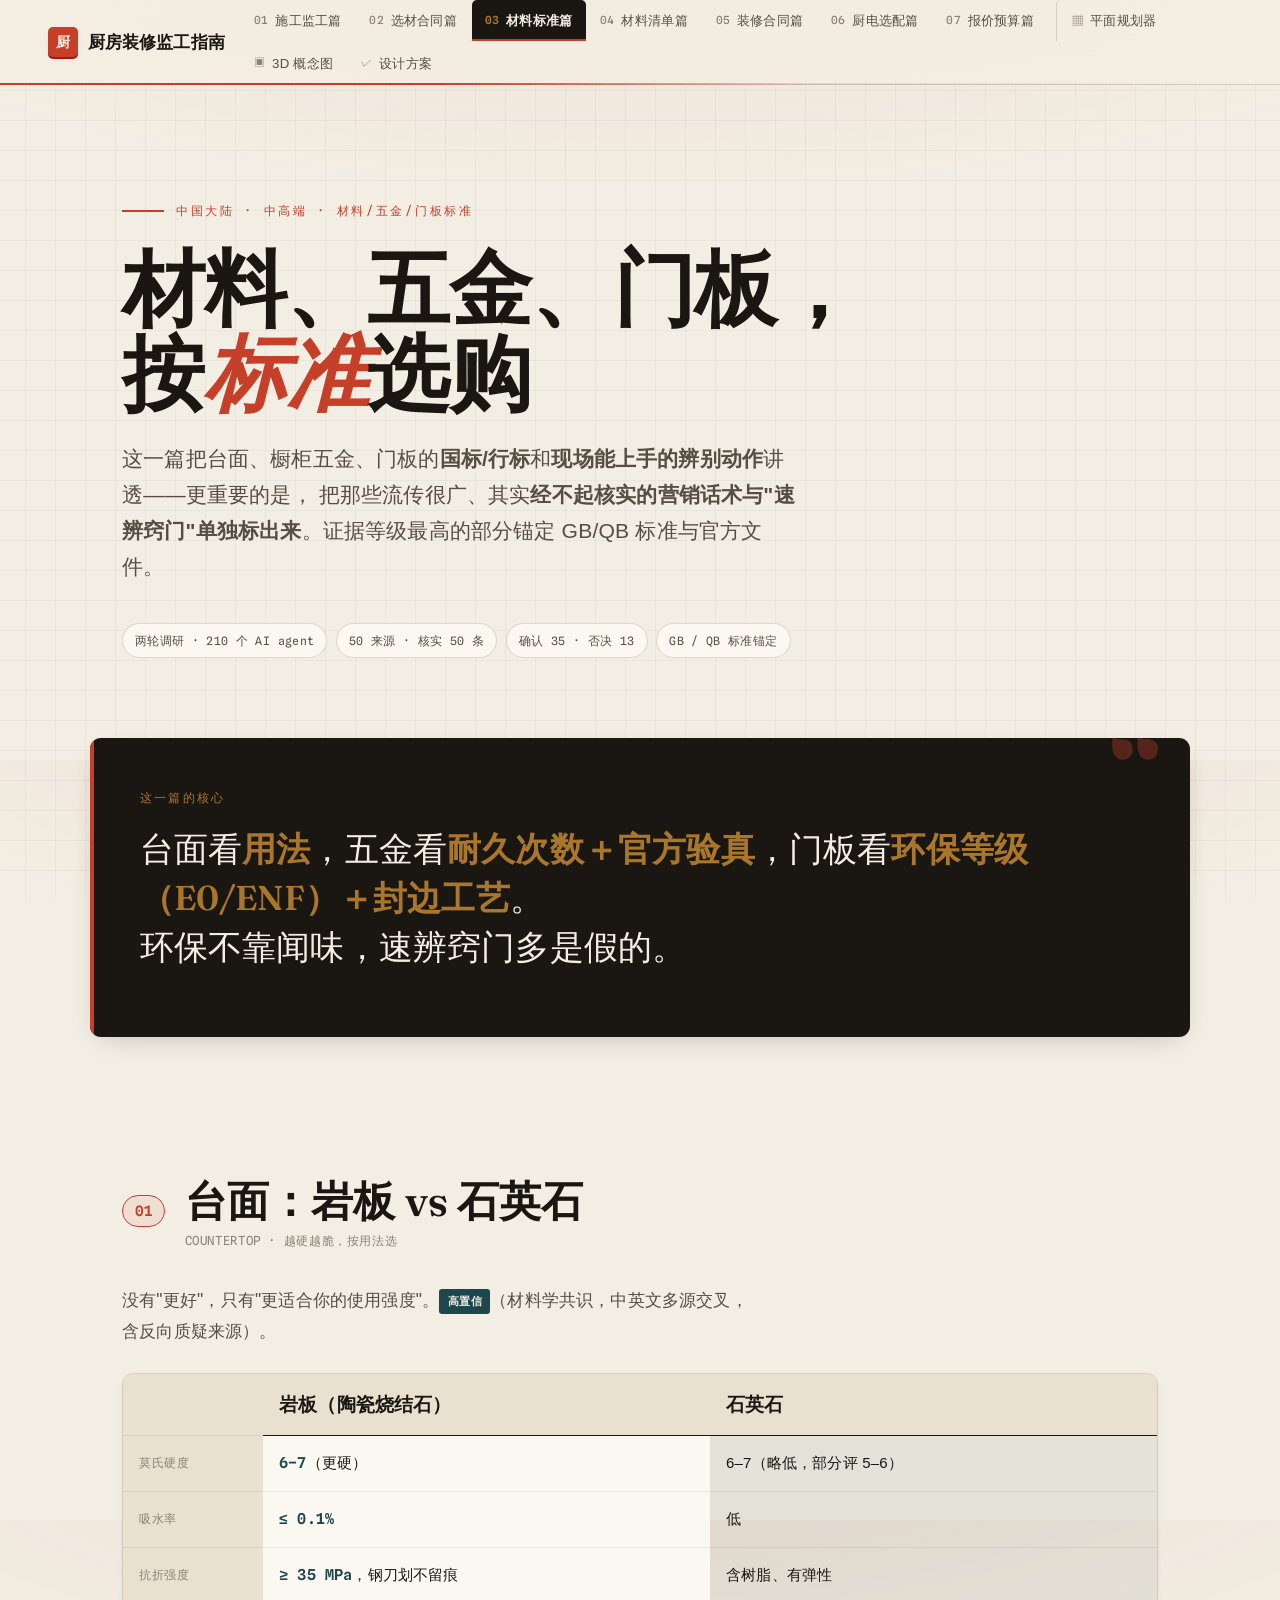
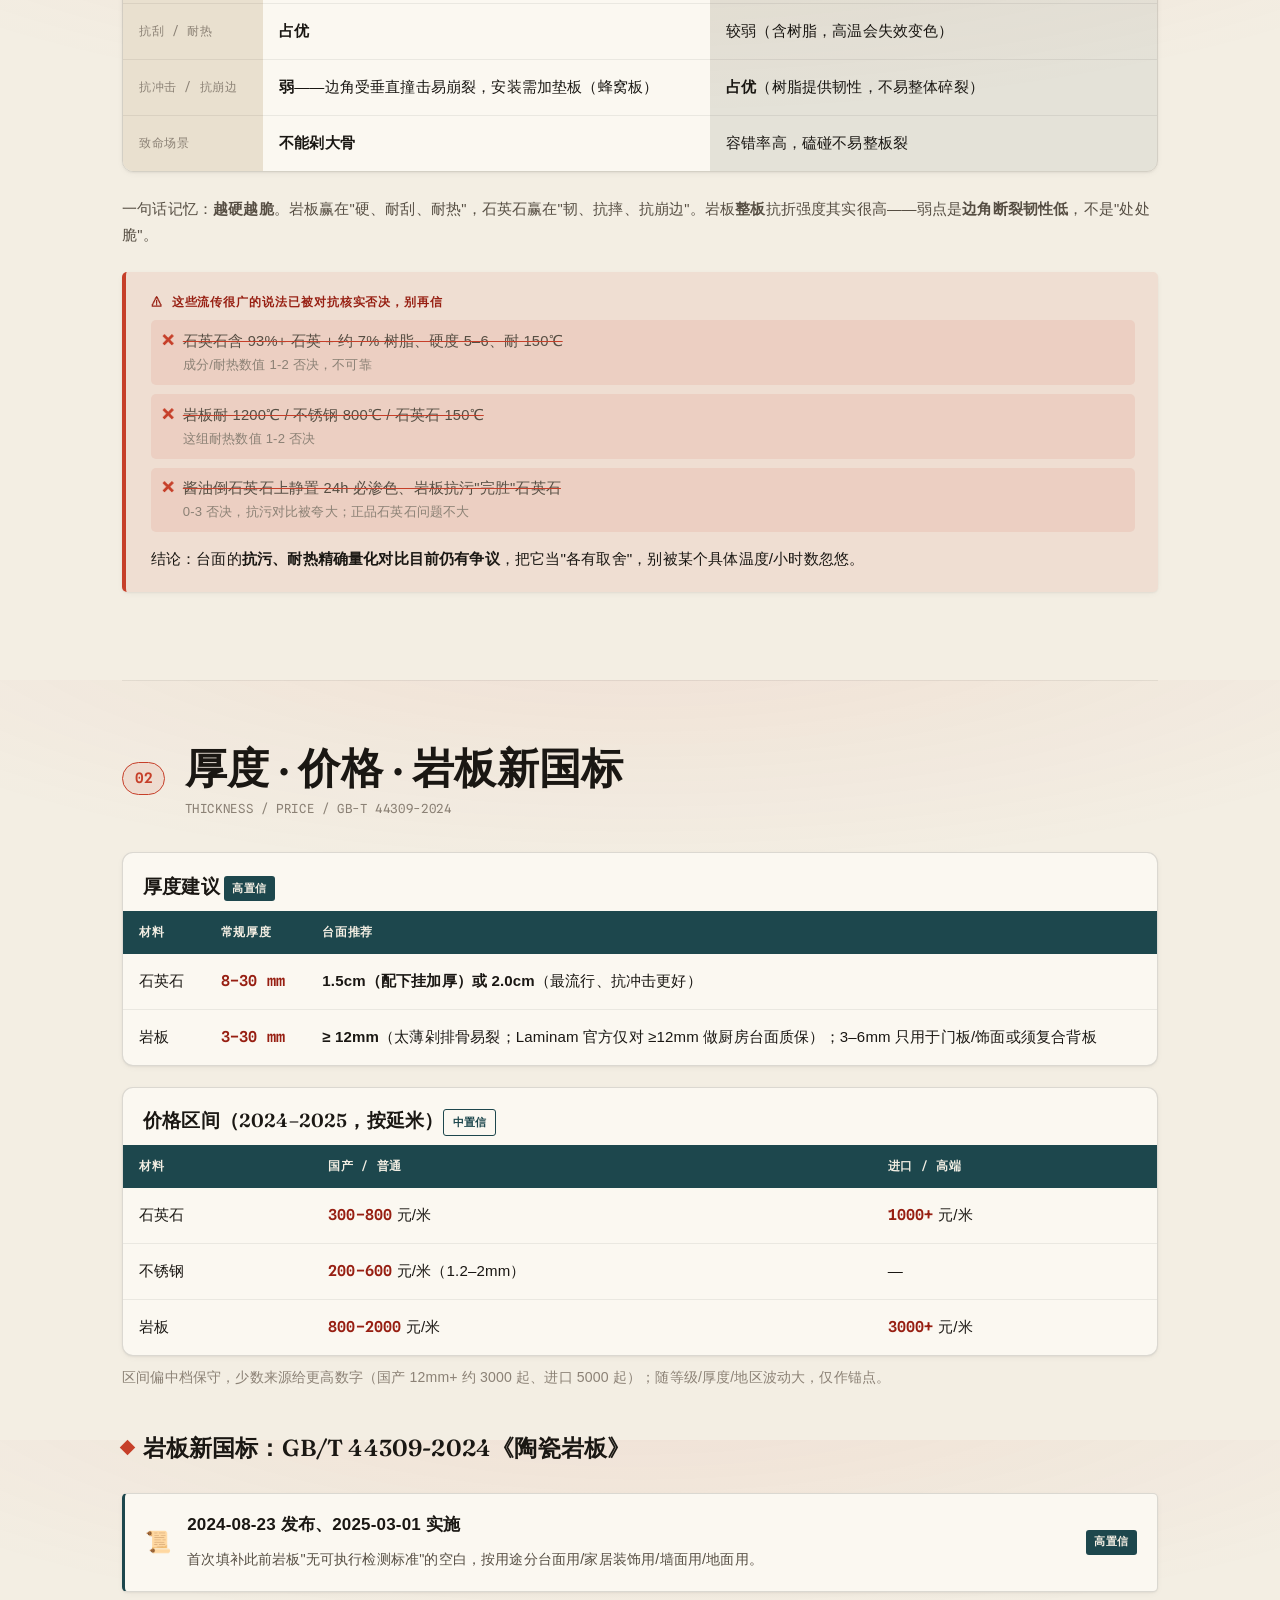
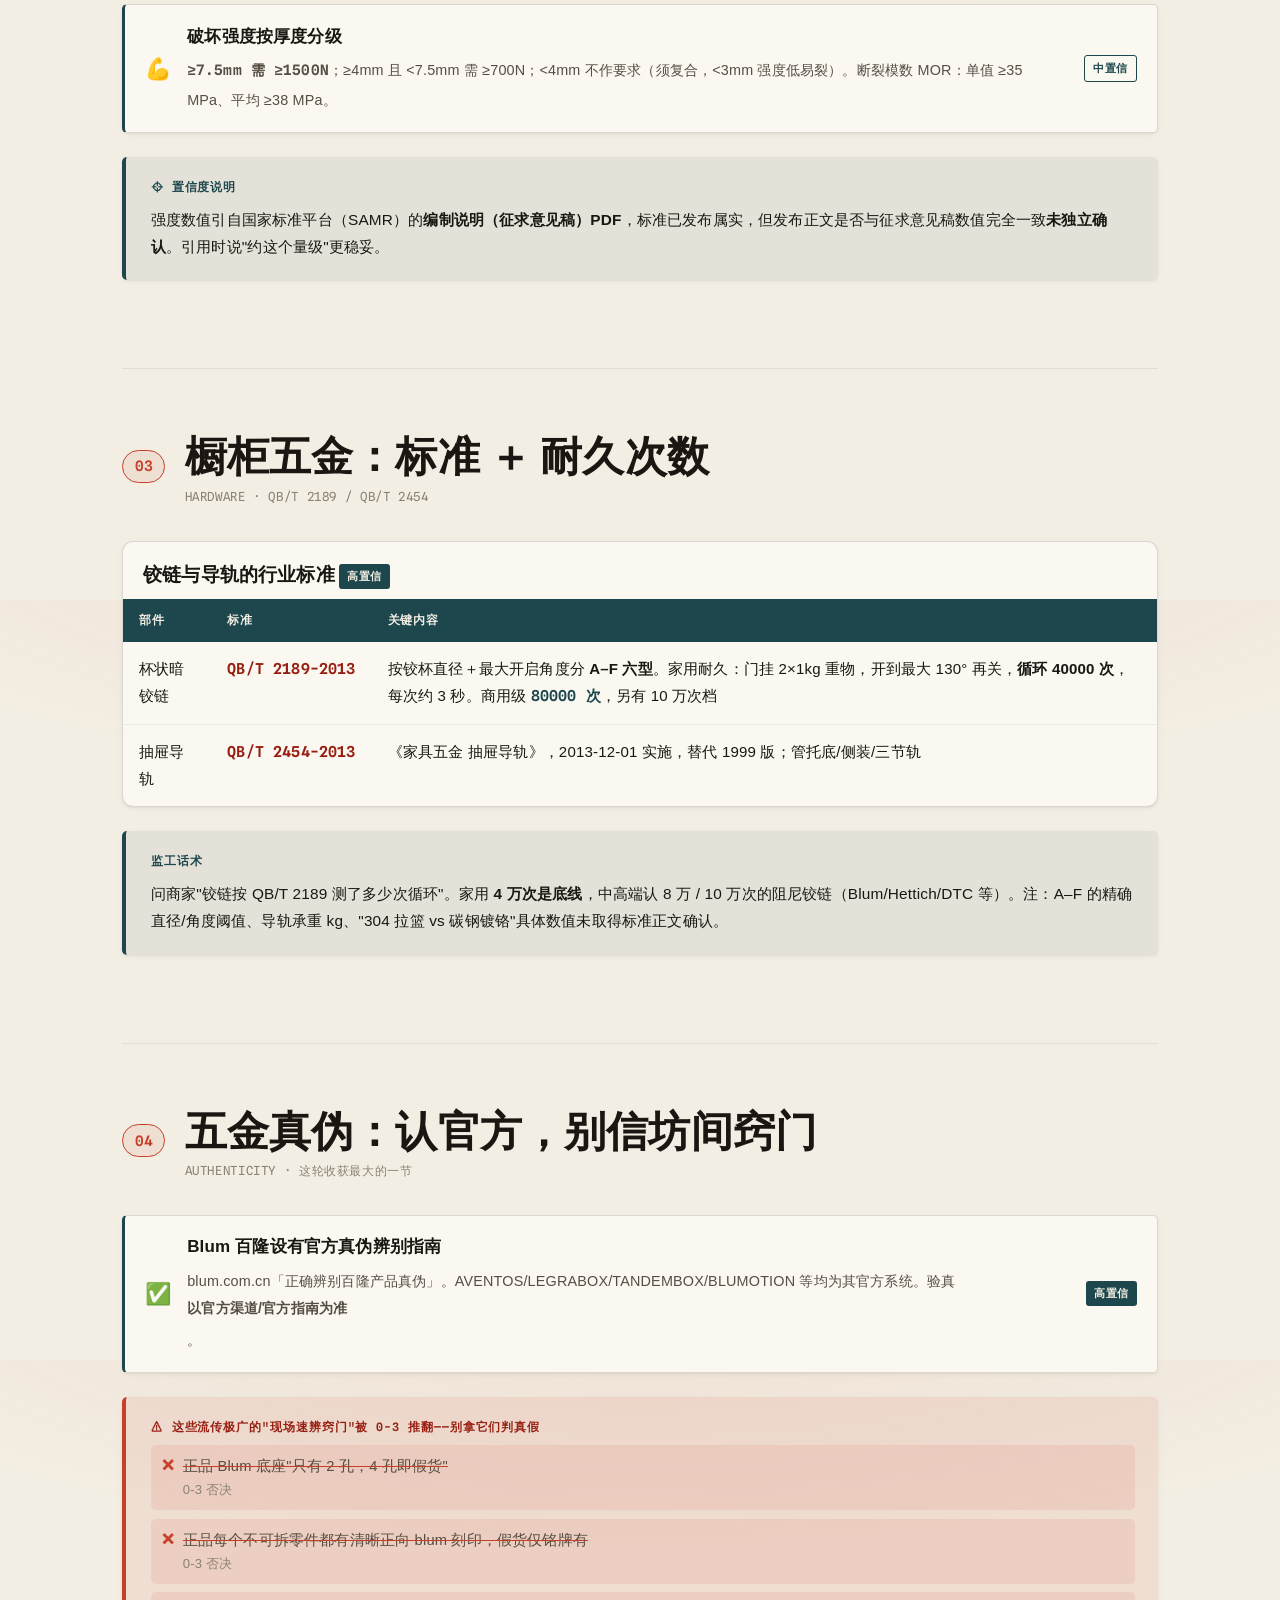
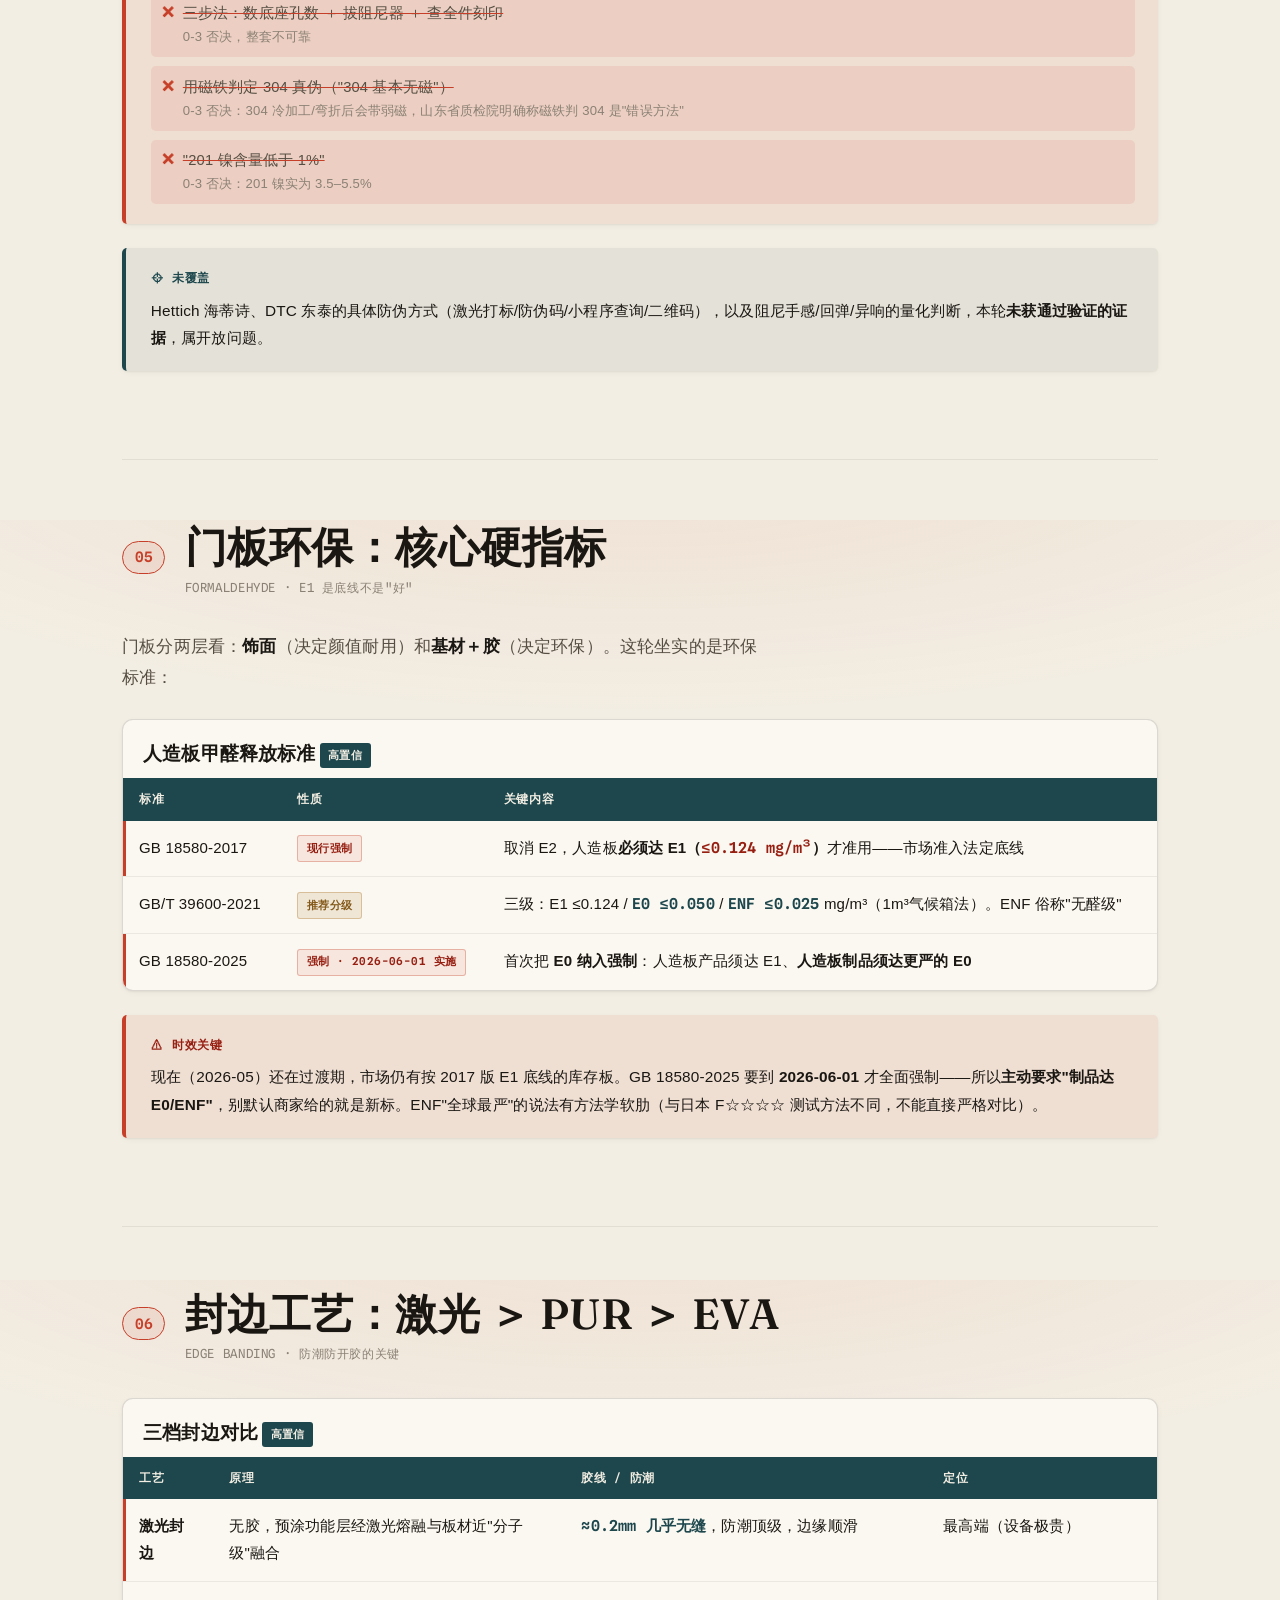
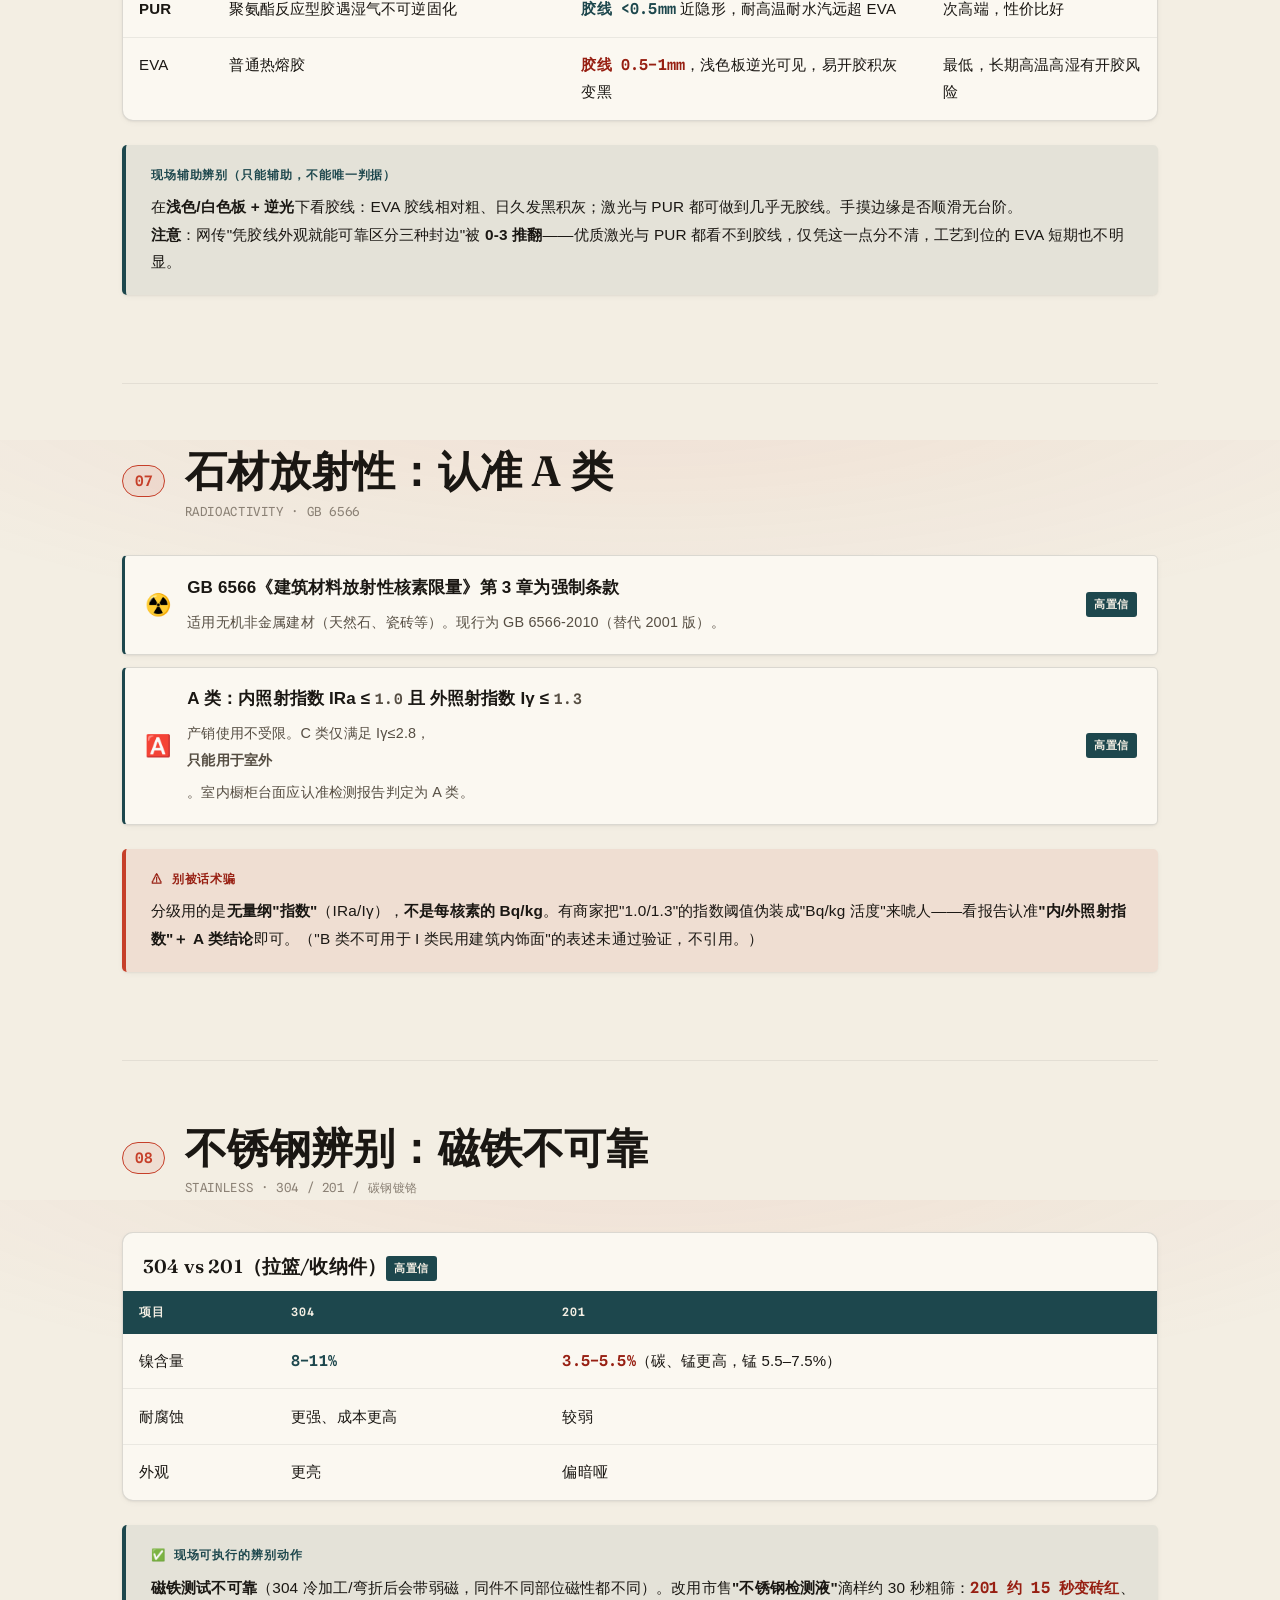
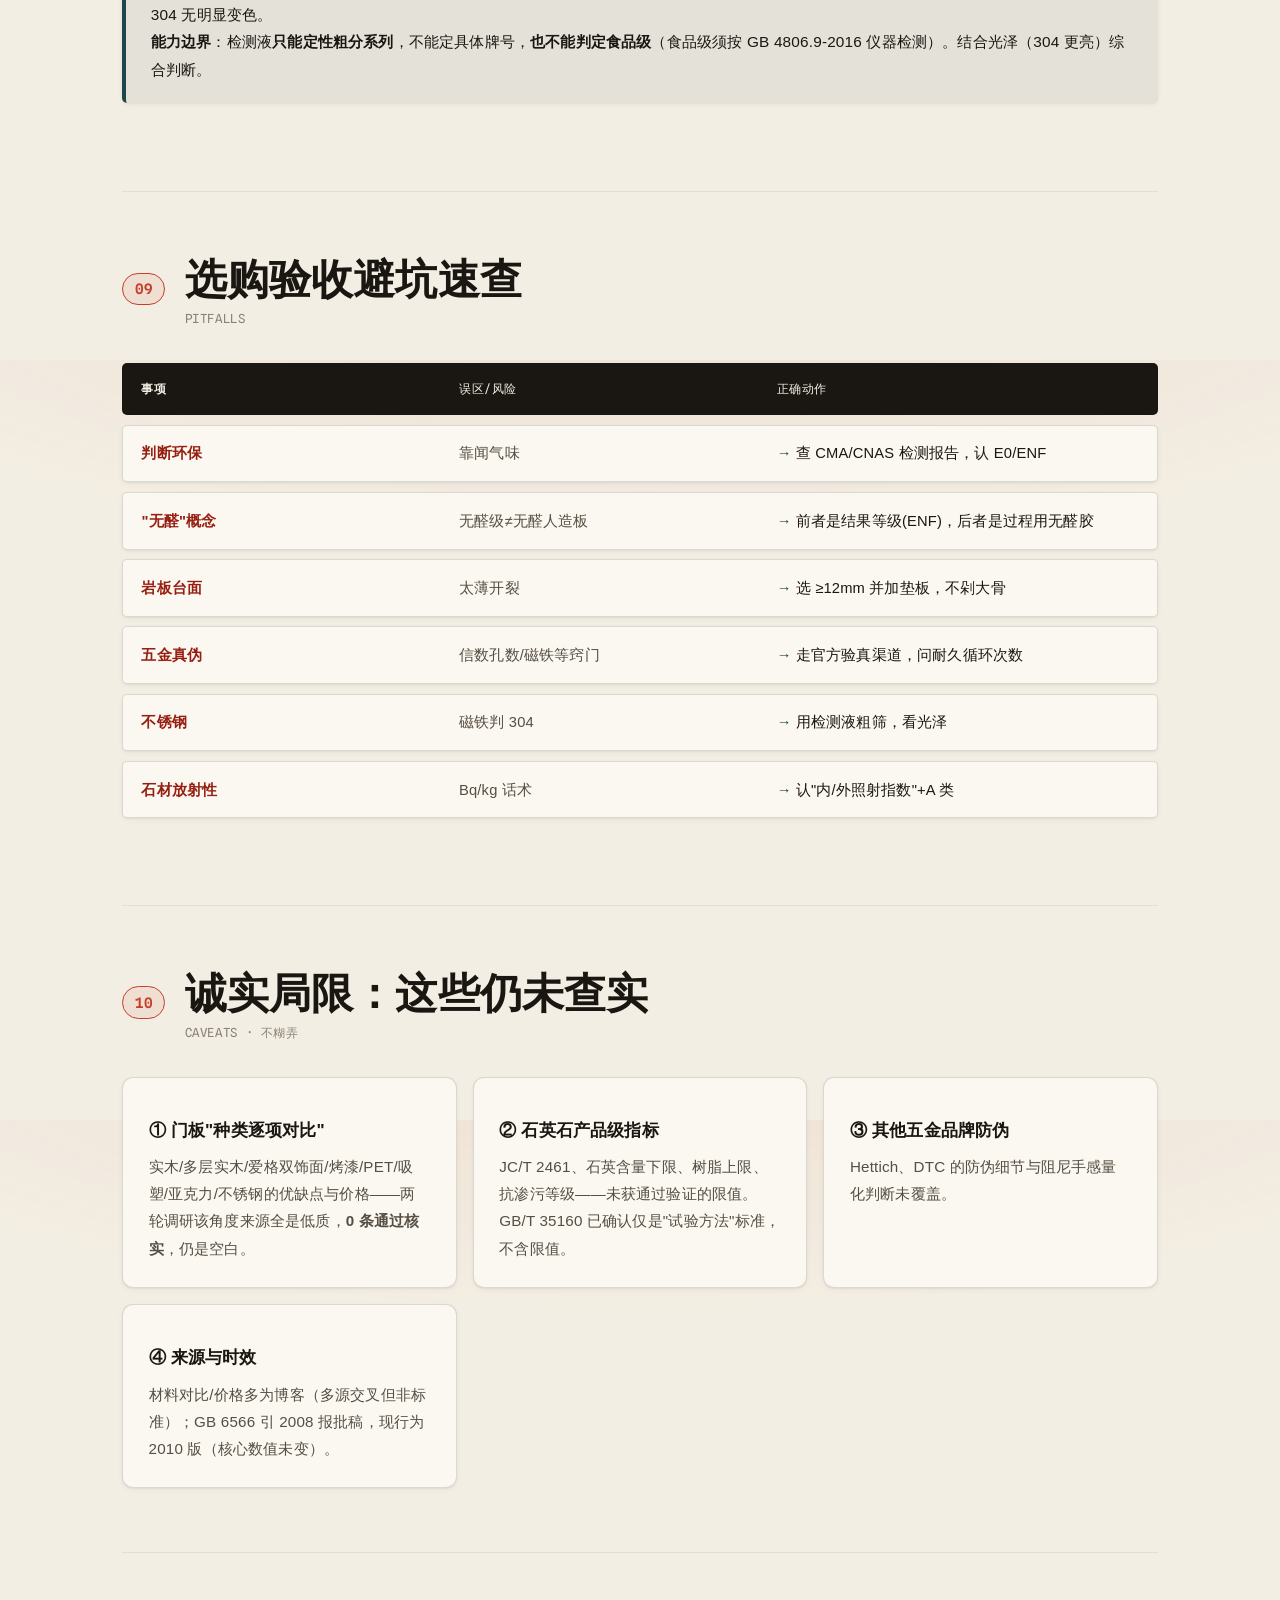
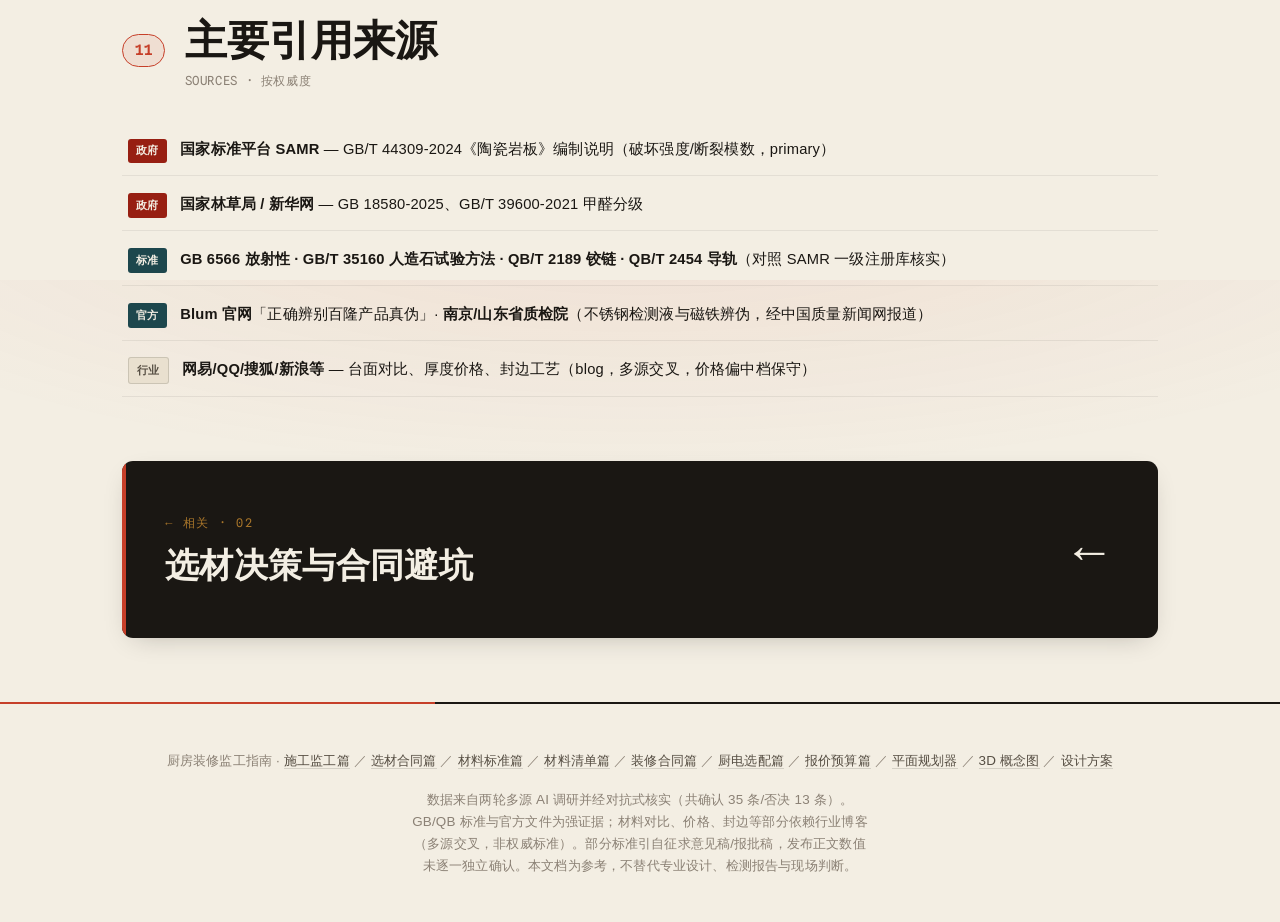
<file: materials-standards.html>
<!DOCTYPE html>
<html lang="zh-CN">
<head>
<meta charset="UTF-8">
<meta name="viewport" content="width=device-width, initial-scale=1.0">
<title>厨房装修监工指南 · 材料标准篇</title>
<meta name="description" content="中国大陆中高端厨房：岩板vs石英石、橱柜五金标准(QB/T 2189/2454)与真伪辨别、门板环保(GB 18580/39600 E0/ENF)、封边工艺、放射性GB 6566、不锈钢辨别。含被推翻的营销话术。面向业主选购监工。">
<link rel="stylesheet" href="styles.css">
</head>
<body>

<!-- 阅读进度条 -->
<div class="progress" role="presentation"></div>

<!-- 导航：5 个 tab，材料标准篇为当前页 -->
<nav class="nav" aria-label="主导航">
  <a class="nav__brand" href="index.html">
    <span class="mark">厨</span>厨房装修监工指南
  </a>
  <div class="nav__tabs">
    <a class="nav__tab" href="index.html"><span class="idx">01</span>施工监工篇</a>
    <a class="nav__tab" href="materials-contract.html"><span class="idx">02</span>选材合同篇</a>
    <a class="nav__tab" href="materials-standards.html" aria-current="page"><span class="idx">03</span>材料标准篇</a>
    <a class="nav__tab" href="materials-list.html"><span class="idx">04</span>材料清单篇</a>
    <a class="nav__tab" href="contract.html"><span class="idx">05</span>装修合同篇</a>
    <a class="nav__tab" href="kitchen-appliances.html"><span class="idx">06</span>厨电选配篇</a>
    <a class="nav__tab" href="kitchen-budget.html"><span class="idx">07</span>报价预算篇</a>
    <a class="nav__tab" href="kitchen-planner.html"><span class="idx">▦</span>平面规划器</a>
    <a class="nav__tab" href="kitchen-3d.html"><span class="idx">▣</span>3D 概念图</a>
    <a class="nav__tab" href="kitchen-design.html"><span class="idx">✓</span>设计方案</a>
  </div>
</nav>

<!-- Hero -->
<header class="hero">
  <div class="hero__kicker">中国大陆 · 中高端 · 材料/五金/门板标准</div>
  <h1 class="hero__title">材料、五金、门板，<br>按<em>标准</em>选购</h1>
  <p class="hero__lede">
    这一篇把台面、橱柜五金、门板的<strong>国标/行标</strong>和<strong>现场能上手的辨别动作</strong>讲透——更重要的是，
    把那些流传很广、其实<strong>经不起核实的营销话术与"速辨窍门"单独标出来</strong>。证据等级最高的部分锚定 GB/QB 标准与官方文件。
  </p>
  <div class="hero__meta">
    <span class="chip">两轮调研 · 210 个 AI agent</span>
    <span class="chip">50 来源 · 核实 50 条</span>
    <span class="chip">确认 35 · 否决 13</span>
    <span class="chip">GB / QB 标准锚定</span>
  </div>
</header>

<!-- 核心逻辑 -->
<div class="creed" data-reveal>
  <div class="creed__label">这一篇的核心</div>
  <p class="creed__text">
    台面看<b>用法</b>，五金看<b>耐久次数＋官方验真</b>，门板看<b>环保等级（E0/ENF）＋封边工艺</b>。<br>环保不靠闻味，速辨窍门多是假的。
  </p>
</div>

<main class="wrap">

  <!-- 01 岩板 vs 石英石 -->
  <section class="section" id="countertop">
    <div class="section__head">
      <span class="section__num">01</span>
      <h2 class="section__title">台面：岩板 vs 石英石<small>COUNTERTOP · 越硬越脆，按用法选</small></h2>
    </div>
    <p class="lead-p">没有"更好"，只有"更适合你的使用强度"。<span class="badge badge--hi">高置信</span>（材料学共识，中英文多源交叉，含反向质疑来源）。</p>

    <div class="versus" data-reveal>
      <div class="versus__rk"></div>
      <div class="versus__h">岩板（陶瓷烧结石）</div>
      <div class="versus__h">石英石</div>

      <div class="versus__rk">莫氏硬度</div>
      <div><span class="spec spec--ok">6–7</span>（更硬）</div>
      <div class="versus__a">6–7（略低，部分评 5–6）</div>

      <div class="versus__rk">吸水率</div>
      <div><span class="spec spec--ok">≤ 0.1%</span></div>
      <div class="versus__a">低</div>

      <div class="versus__rk">抗折强度</div>
      <div><span class="spec spec--ok">≥ 35 MPa</span>，钢刀划不留痕</div>
      <div class="versus__a">含树脂、有弹性</div>

      <div class="versus__rk">抗刮 / 耐热</div>
      <div><strong>占优</strong></div>
      <div class="versus__a">较弱（含树脂，高温会失效变色）</div>

      <div class="versus__rk">抗冲击 / 抗崩边</div>
      <div><strong>弱</strong>——边角受垂直撞击易崩裂，安装需加垫板（蜂窝板）</div>
      <div class="versus__a"><strong>占优</strong>（树脂提供韧性，不易整体碎裂）</div>

      <div class="versus__rk">致命场景</div>
      <div><strong>不能剁大骨</strong></div>
      <div class="versus__a">容错率高，磕碰不易整板裂</div>
    </div>
    <p style="font-size:.92rem;color:var(--ink-soft)">一句话记忆：<strong>越硬越脆</strong>。岩板赢在"硬、耐刮、耐热"，石英石赢在"韧、抗摔、抗崩边"。岩板<strong>整板</strong>抗折强度其实很高——弱点是<strong>边角断裂韧性低</strong>，不是"处处脆"。</p>

    <div class="callout callout--warn" data-reveal>
      <span class="callout__tag">⚠ 这些流传很广的说法已被对抗核实否决，别再信</span>
      <ul class="reflist">
        <li><s>石英石含 93%+ 石英 + 约 7% 树脂、硬度 5–6、耐 150℃</s><span class="why">成分/耐热数值 1-2 否决，不可靠</span></li>
        <li><s>岩板耐 1200℃ / 不锈钢 800℃ / 石英石 150℃</s><span class="why">这组耐热数值 1-2 否决</span></li>
        <li><s>酱油倒石英石上静置 24h 必渗色、岩板抗污"完胜"石英石</s><span class="why">0-3 否决，抗污对比被夸大；正品石英石问题不大</span></li>
      </ul>
      <p style="margin-top:.8rem">结论：台面的<strong>抗污、耐热精确量化对比目前仍有争议</strong>，把它当"各有取舍"，别被某个具体温度/小时数忽悠。</p>
    </div>
  </section>

  <!-- 02 厚度 价格 岩板国标 -->
  <section class="section" id="slab-spec">
    <div class="section__head">
      <span class="section__num">02</span>
      <h2 class="section__title">厚度 · 价格 · 岩板新国标<small>THICKNESS / PRICE / GB-T 44309-2024</small></h2>
    </div>

    <div class="table-wrap" data-reveal>
      <table>
        <caption>厚度建议 <span class="badge badge--hi">高置信</span></caption>
        <thead><tr><th>材料</th><th>常规厚度</th><th>台面推荐</th></tr></thead>
        <tbody>
          <tr><td>石英石</td><td><span class="spec">8–30 mm</span></td><td><strong>1.5cm（配下挂加厚）或 2.0cm</strong>（最流行、抗冲击更好）</td></tr>
          <tr><td>岩板</td><td><span class="spec">3–30 mm</span></td><td><strong>≥ 12mm</strong>（太薄剁排骨易裂；Laminam 官方仅对 ≥12mm 做厨房台面质保）；3–6mm 只用于门板/饰面或须复合背板</td></tr>
        </tbody>
      </table>
    </div>

    <div class="table-wrap" data-reveal>
      <table>
        <caption>价格区间（2024–2025，按延米）<span class="badge badge--mid">中置信</span></caption>
        <thead><tr><th>材料</th><th>国产 / 普通</th><th>进口 / 高端</th></tr></thead>
        <tbody>
          <tr><td>石英石</td><td><span class="spec">300–800</span> 元/米</td><td><span class="spec">1000+</span> 元/米</td></tr>
          <tr><td>不锈钢</td><td><span class="spec">200–600</span> 元/米（1.2–2mm）</td><td>—</td></tr>
          <tr><td>岩板</td><td><span class="spec">800–2000</span> 元/米</td><td><span class="spec">3000+</span> 元/米</td></tr>
        </tbody>
      </table>
    </div>
    <p style="font-size:.88rem;color:var(--ink-faint)">区间偏中档保守，少数来源给更高数字（国产 12mm+ 约 3000 起、进口 5000 起）；随等级/厚度/地区波动大，仅作锚点。</p>

    <h3 class="block-title">岩板新国标：GB/T 44309-2024《陶瓷岩板》</h3>
    <div class="anchors">
      <div class="anchor" data-reveal>
        <span class="anchor__icon">📜</span>
        <div class="anchor__body"><strong>2024-08-23 发布、2025-03-01 实施</strong><span>首次填补此前岩板"无可执行检测标准"的空白，按用途分台面用/家居装饰用/墙面用/地面用。</span></div>
        <span class="badge badge--hi">高置信</span>
      </div>
      <div class="anchor" data-reveal>
        <span class="anchor__icon">💪</span>
        <div class="anchor__body"><strong>破坏强度按厚度分级</strong><span><span class="spec">≥7.5mm 需 ≥1500N</span>；≥4mm 且 &lt;7.5mm 需 ≥700N；&lt;4mm 不作要求（须复合，&lt;3mm 强度低易裂）。断裂模数 MOR：单值 ≥35 MPa、平均 ≥38 MPa。</span></div>
        <span class="badge badge--mid">中置信</span>
      </div>
    </div>
    <div class="callout callout--honest" data-reveal>
      <span class="callout__tag">⌖ 置信度说明</span>
      <p>强度数值引自国家标准平台（SAMR）的<strong>编制说明（征求意见稿）PDF</strong>，标准已发布属实，但发布正文是否与征求意见稿数值完全一致<strong>未独立确认</strong>。引用时说"约这个量级"更稳妥。</p>
    </div>
  </section>

  <!-- 03 五金标准 -->
  <section class="section" id="hardware">
    <div class="section__head">
      <span class="section__num">03</span>
      <h2 class="section__title">橱柜五金：标准 ＋ 耐久次数<small>HARDWARE · QB/T 2189 / QB/T 2454</small></h2>
    </div>
    <div class="table-wrap" data-reveal>
      <table>
        <caption>铰链与导轨的行业标准 <span class="badge badge--hi">高置信</span></caption>
        <thead><tr><th>部件</th><th>标准</th><th>关键内容</th></tr></thead>
        <tbody>
          <tr><td>杯状暗铰链</td><td><span class="spec">QB/T 2189-2013</span></td><td>按铰杯直径＋最大开启角度分 <strong>A–F 六型</strong>。家用耐久：门挂 2×1kg 重物，开到最大 130° 再关，<strong>循环 40000 次</strong>，每次约 3 秒。商用级 <span class="spec spec--ok">80000 次</span>，另有 10 万次档</td></tr>
          <tr><td>抽屉导轨</td><td><span class="spec">QB/T 2454-2013</span></td><td>《家具五金 抽屉导轨》，2013-12-01 实施，替代 1999 版；管托底/侧装/三节轨</td></tr>
        </tbody>
      </table>
    </div>
    <div class="callout callout--honest" data-reveal>
      <span class="callout__tag">监工话术</span>
      <p>问商家"铰链按 QB/T 2189 测了多少次循环"。家用 <strong>4 万次是底线</strong>，中高端认 8 万 / 10 万次的阻尼铰链（Blum/Hettich/DTC 等）。注：A–F 的精确直径/角度阈值、导轨承重 kg、"304 拉篮 vs 碳钢镀铬"具体数值未取得标准正文确认。</p>
    </div>
  </section>

  <!-- 04 五金真伪 -->
  <section class="section" id="authenticity">
    <div class="section__head">
      <span class="section__num">04</span>
      <h2 class="section__title">五金真伪：认官方，别信坊间窍门<small>AUTHENTICITY · 这轮收获最大的一节</small></h2>
    </div>
    <div class="anchors">
      <div class="anchor" data-reveal>
        <span class="anchor__icon">✅</span>
        <div class="anchor__body"><strong>Blum 百隆设有官方真伪辨别指南</strong><span>blum.com.cn「正确辨别百隆产品真伪」。AVENTOS/LEGRABOX/TANDEMBOX/BLUMOTION 等均为其官方系统。验真<strong>以官方渠道/官方指南为准</strong>。</span></div>
        <span class="badge badge--hi">高置信</span>
      </div>
    </div>

    <div class="callout callout--warn" data-reveal>
      <span class="callout__tag">⚠ 这些流传极广的"现场速辨窍门"被 0-3 推翻——别拿它们判真假</span>
      <ul class="reflist">
        <li><s>正品 Blum 底座"只有 2 孔，4 孔即假货"</s><span class="why">0-3 否决</span></li>
        <li><s>正品每个不可拆零件都有清晰正向 blum 刻印，假货仅铭牌有</s><span class="why">0-3 否决</span></li>
        <li><s>三步法：数底座孔数 ＋ 拔阻尼器 ＋ 查全件刻印</s><span class="why">0-3 否决，整套不可靠</span></li>
        <li><s>用磁铁判定 304 真伪（"304 基本无磁"）</s><span class="why">0-3 否决：304 冷加工/弯折后会带弱磁，山东省质检院明确称磁铁判 304 是"错误方法"</span></li>
        <li><s>"201 镍含量低于 1%"</s><span class="why">0-3 否决：201 镍实为 3.5–5.5%</span></li>
      </ul>
    </div>
    <div class="callout callout--honest" data-reveal>
      <span class="callout__tag">⌖ 未覆盖</span>
      <p>Hettich 海蒂诗、DTC 东泰的具体防伪方式（激光打标/防伪码/小程序查询/二维码），以及阻尼手感/回弹/异响的量化判断，本轮<strong>未获通过验证的证据</strong>，属开放问题。</p>
    </div>
  </section>

  <!-- 05 门板环保 -->
  <section class="section" id="ecofriendly">
    <div class="section__head">
      <span class="section__num">05</span>
      <h2 class="section__title">门板环保：核心硬指标<small>FORMALDEHYDE · E1 是底线不是"好"</small></h2>
    </div>
    <p class="lead-p">门板分两层看：<strong>饰面</strong>（决定颜值耐用）和<strong>基材＋胶</strong>（决定环保）。这轮坐实的是环保标准：</p>
    <div class="table-wrap" data-reveal>
      <table>
        <caption>人造板甲醛释放标准 <span class="badge badge--hi">高置信</span></caption>
        <thead><tr><th>标准</th><th>性质</th><th>关键内容</th></tr></thead>
        <tbody>
          <tr class="row-must"><td>GB 18580-2017</td><td><span class="badge badge--must">现行强制</span></td><td>取消 E2，人造板<strong>必须达 E1（<span class="spec">≤0.124 mg/m³</span>）</strong>才准用——市场准入法定底线</td></tr>
          <tr><td>GB/T 39600-2021</td><td><span class="badge badge--rec">推荐分级</span></td><td>三级：E1 ≤0.124 / <span class="spec spec--ok">E0 ≤0.050</span> / <span class="spec spec--ok">ENF ≤0.025</span> mg/m³（1m³气候箱法）。ENF 俗称"无醛级"</td></tr>
          <tr class="row-must"><td>GB 18580-2025</td><td><span class="badge badge--must">强制 · 2026-06-01 实施</span></td><td>首次把 <strong>E0 纳入强制</strong>：人造板产品须达 E1、<strong>人造板制品须达更严的 E0</strong></td></tr>
        </tbody>
      </table>
    </div>
    <div class="callout callout--warn" data-reveal>
      <span class="callout__tag">⚠ 时效关键</span>
      <p>现在（2026-05）还在过渡期，市场仍有按 2017 版 E1 底线的库存板。GB 18580-2025 要到 <strong>2026-06-01</strong> 才全面强制——所以<strong>主动要求"制品达 E0/ENF"</strong>，别默认商家给的就是新标。ENF"全球最严"的说法有方法学软肋（与日本 F☆☆☆☆ 测试方法不同，不能直接严格对比）。</p>
    </div>
  </section>

  <!-- 06 封边工艺 -->
  <section class="section" id="edgebanding">
    <div class="section__head">
      <span class="section__num">06</span>
      <h2 class="section__title">封边工艺：激光 ＞ PUR ＞ EVA<small>EDGE BANDING · 防潮防开胶的关键</small></h2>
    </div>
    <div class="table-wrap" data-reveal>
      <table>
        <caption>三档封边对比 <span class="badge badge--hi">高置信</span></caption>
        <thead><tr><th>工艺</th><th>原理</th><th>胶线 / 防潮</th><th>定位</th></tr></thead>
        <tbody>
          <tr class="row-must"><td><strong>激光封边</strong></td><td>无胶，预涂功能层经激光熔融与板材近"分子级"融合</td><td><span class="spec spec--ok">≈0.2mm 几乎无缝</span>，防潮顶级，边缘顺滑</td><td>最高端（设备极贵）</td></tr>
          <tr><td><strong>PUR</strong></td><td>聚氨酯反应型胶遇湿气不可逆固化</td><td><span class="spec spec--ok">胶线 &lt;0.5mm</span> 近隐形，耐高温耐水汽远超 EVA</td><td>次高端，性价比好</td></tr>
          <tr><td>EVA</td><td>普通热熔胶</td><td><span class="spec">胶线 0.5–1mm</span>，浅色板逆光可见，易开胶积灰变黑</td><td>最低，长期高温高湿有开胶风险</td></tr>
        </tbody>
      </table>
    </div>
    <div class="callout callout--honest" data-reveal>
      <span class="callout__tag">现场辅助辨别（只能辅助，不能唯一判据）</span>
      <p>在<strong>浅色/白色板 + 逆光</strong>下看胶线：EVA 胶线相对粗、日久发黑积灰；激光与 PUR 都可做到几乎无胶线。手摸边缘是否顺滑无台阶。<br><strong>注意</strong>：网传"凭胶线外观就能可靠区分三种封边"被 <strong>0-3 推翻</strong>——优质激光与 PUR 都看不到胶线，仅凭这一点分不清，工艺到位的 EVA 短期也不明显。</p>
    </div>
  </section>

  <!-- 07 放射性 -->
  <section class="section" id="radioactivity">
    <div class="section__head">
      <span class="section__num">07</span>
      <h2 class="section__title">石材放射性：认准 A 类<small>RADIOACTIVITY · GB 6566</small></h2>
    </div>
    <div class="anchors">
      <div class="anchor" data-reveal>
        <span class="anchor__icon">☢️</span>
        <div class="anchor__body"><strong>GB 6566《建筑材料放射性核素限量》第 3 章为强制条款</strong><span>适用无机非金属建材（天然石、瓷砖等）。现行为 GB 6566-2010（替代 2001 版）。</span></div>
        <span class="badge badge--hi">高置信</span>
      </div>
      <div class="anchor" data-reveal>
        <span class="anchor__icon">🅰️</span>
        <div class="anchor__body"><strong>A 类：内照射指数 IRa ≤ <span class="spec spec--ok">1.0</span> 且 外照射指数 Iγ ≤ <span class="spec spec--ok">1.3</span></strong><span>产销使用不受限。C 类仅满足 Iγ≤2.8，<strong>只能用于室外</strong>。室内橱柜台面应认准检测报告判定为 A 类。</span></div>
        <span class="badge badge--hi">高置信</span>
      </div>
    </div>
    <div class="callout callout--warn" data-reveal>
      <span class="callout__tag">⚠ 别被话术骗</span>
      <p>分级用的是<strong>无量纲"指数"</strong>（IRa/Iγ），<strong>不是每核素的 Bq/kg</strong>。有商家把"1.0/1.3"的指数阈值伪装成"Bq/kg 活度"来唬人——看报告认准<strong>"内/外照射指数"＋ A 类结论</strong>即可。（"B 类不可用于 I 类民用建筑内饰面"的表述未通过验证，不引用。）</p>
    </div>
  </section>

  <!-- 08 不锈钢辨别 -->
  <section class="section" id="stainless">
    <div class="section__head">
      <span class="section__num">08</span>
      <h2 class="section__title">不锈钢辨别：磁铁不可靠<small>STAINLESS · 304 / 201 / 碳钢镀铬</small></h2>
    </div>
    <div class="table-wrap" data-reveal>
      <table>
        <caption>304 vs 201（拉篮/收纳件）<span class="badge badge--hi">高置信</span></caption>
        <thead><tr><th>项目</th><th>304</th><th>201</th></tr></thead>
        <tbody>
          <tr><td>镍含量</td><td><span class="spec spec--ok">8–11%</span></td><td><span class="spec">3.5–5.5%</span>（碳、锰更高，锰 5.5–7.5%）</td></tr>
          <tr><td>耐腐蚀</td><td>更强、成本更高</td><td>较弱</td></tr>
          <tr><td>外观</td><td>更亮</td><td>偏暗哑</td></tr>
        </tbody>
      </table>
    </div>
    <div class="callout callout--honest" data-reveal>
      <span class="callout__tag">✅ 现场可执行的辨别动作</span>
      <p><strong>磁铁测试不可靠</strong>（304 冷加工/弯折后会带弱磁，同件不同部位磁性都不同）。改用市售<strong>"不锈钢检测液"</strong>滴样约 30 秒粗筛：<span class="spec">201 约 15 秒变砖红</span>、304 无明显变色。<br><strong>能力边界</strong>：检测液<strong>只能定性粗分系列</strong>，不能定具体牌号，<strong>也不能判定食品级</strong>（食品级须按 GB 4806.9-2016 仪器检测）。结合光泽（304 更亮）综合判断。</p>
    </div>
  </section>

  <!-- 验收避坑速查 -->
  <section class="section" id="pitfalls">
    <div class="section__head">
      <span class="section__num">09</span>
      <h2 class="section__title">选购验收避坑速查<small>PITFALLS</small></h2>
    </div>
    <div class="pitfalls">
      <div class="pitfall pitfall--head"><div class="pitfall__t">事项</div><div class="pitfall__c">误区/风险</div><div class="pitfall__f">正确动作</div></div>
      <div class="pitfall" data-reveal><div class="pitfall__t">判断环保</div><div class="pitfall__c">靠闻气味</div><div class="pitfall__f">查 CMA/CNAS 检测报告，认 E0/ENF</div></div>
      <div class="pitfall" data-reveal><div class="pitfall__t">"无醛"概念</div><div class="pitfall__c">无醛级≠无醛人造板</div><div class="pitfall__f">前者是结果等级(ENF)，后者是过程用无醛胶</div></div>
      <div class="pitfall" data-reveal><div class="pitfall__t">岩板台面</div><div class="pitfall__c">太薄开裂</div><div class="pitfall__f">选 ≥12mm 并加垫板，不剁大骨</div></div>
      <div class="pitfall" data-reveal><div class="pitfall__t">五金真伪</div><div class="pitfall__c">信数孔数/磁铁等窍门</div><div class="pitfall__f">走官方验真渠道，问耐久循环次数</div></div>
      <div class="pitfall" data-reveal><div class="pitfall__t">不锈钢</div><div class="pitfall__c">磁铁判 304</div><div class="pitfall__f">用检测液粗筛，看光泽</div></div>
      <div class="pitfall" data-reveal><div class="pitfall__t">石材放射性</div><div class="pitfall__c">Bq/kg 话术</div><div class="pitfall__f">认"内/外照射指数"+A 类</div></div>
    </div>
  </section>

  <!-- 诚实局限 -->
  <section class="section" id="caveats">
    <div class="section__head">
      <span class="section__num">10</span>
      <h2 class="section__title">诚实局限：这些仍未查实<small>CAVEATS · 不糊弄</small></h2>
    </div>
    <div class="cards">
      <article class="card" data-reveal><h4>① 门板"种类逐项对比"</h4><p>实木/多层实木/爱格双饰面/烤漆/PET/吸塑/亚克力/不锈钢的优缺点与价格——两轮调研该角度来源全是低质，<strong>0 条通过核实</strong>，仍是空白。</p></article>
      <article class="card" data-reveal><h4>② 石英石产品级指标</h4><p>JC/T 2461、石英含量下限、树脂上限、抗渗污等级——未获通过验证的限值。GB/T 35160 已确认仅是"试验方法"标准，不含限值。</p></article>
      <article class="card" data-reveal><h4>③ 其他五金品牌防伪</h4><p>Hettich、DTC 的防伪细节与阻尼手感量化判断未覆盖。</p></article>
      <article class="card" data-reveal><h4>④ 来源与时效</h4><p>材料对比/价格多为博客（多源交叉但非标准）；GB 6566 引 2008 报批稿，现行为 2010 版（核心数值未变）。</p></article>
    </div>
  </section>

  <!-- 来源 -->
  <section class="section" id="sources">
    <div class="section__head">
      <span class="section__num">11</span>
      <h2 class="section__title">主要引用来源<small>SOURCES · 按权威度</small></h2>
    </div>
    <ul class="sources">
      <li data-reveal><span class="q q--gov">政府</span><div><b>国家标准平台 SAMR</b> — GB/T 44309-2024《陶瓷岩板》编制说明（破坏强度/断裂模数，primary）</div></li>
      <li data-reveal><span class="q q--gov">政府</span><div><b>国家林草局 / 新华网</b> — GB 18580-2025、GB/T 39600-2021 甲醛分级</div></li>
      <li data-reveal><span class="q q--primary">标准</span><div><b>GB 6566 放射性 · GB/T 35160 人造石试验方法 · QB/T 2189 铰链 · QB/T 2454 导轨</b>（对照 SAMR 一级注册库核实）</div></li>
      <li data-reveal><span class="q q--primary">官方</span><div><b>Blum 官网</b>「正确辨别百隆产品真伪」· <b>南京/山东省质检院</b>（不锈钢检测液与磁铁辨伪，经中国质量新闻网报道）</div></li>
      <li data-reveal><span class="q q--blog">行业</span><div><b>网易/QQ/搜狐/新浪等</b> — 台面对比、厚度价格、封边工艺（blog，多源交叉，价格偏中档保守）</div></li>
    </ul>
  </section>

</main>

<!-- 跨页跳转：回到选材合同篇 -->
<div class="wrap">
  <a class="handoff__link" href="materials-contract.html">
    <div>
      <div class="handoff__meta">← 相关 · 02</div>
      <div class="handoff__title">选材决策与合同避坑</div>
    </div>
    <span class="handoff__arrow">←</span>
  </a>
</div>

<footer class="footer">
  <p>厨房装修监工指南 · <a href="index.html">施工监工篇</a> ／ <a href="materials-contract.html">选材合同篇</a> ／ <a href="materials-standards.html">材料标准篇</a> ／ <a href="materials-list.html">材料清单篇</a> ／ <a href="contract.html">装修合同篇</a> ／ <a href="kitchen-appliances.html">厨电选配篇</a> ／ <a href="kitchen-budget.html">报价预算篇</a> ／ <a href="kitchen-planner.html">平面规划器</a> ／ <a href="kitchen-3d.html">3D 概念图</a> ／ <a href="kitchen-design.html">设计方案</a></p>
  <p class="disclaimer">数据来自两轮多源 AI 调研并经对抗式核实（共确认 35 条/否决 13 条）。GB/QB 标准与官方文件为强证据；材料对比、价格、封边等部分依赖行业博客（多源交叉，非权威标准）。部分标准引自征求意见稿/报批稿，发布正文数值未逐一独立确认。本文档为参考，不替代专业设计、检测报告与现场判断。</p>
</footer>

<script src="app.js"></script>
</body>
</html>
</file>
<file: styles.css>
/* ============================================================
   厨房装修监工指南 — 共享样式表
   美学方向：蓝图红线（Blueprint Red-Line）
     暖骨纸面 × 蓝图细网格 × 贯穿全站的朱红红线 × 墨青工程蓝
     Fraunces 衬线做标题，Spline Sans Mono 做工程标注/编号
   全部内容页共用本文件；改这里 = 同时焕新全部内容页
   ============================================================ */

/* ---------- 字体（Latin 走 Google Fonts，中文走系统衬线/黑体优雅降级）---------- */
@import url('https://fonts.googleapis.com/css2?family=Fraunces:ital,opsz,wght@0,9..144,400;0,9..144,500;0,9..144,600;0,9..144,900;1,9..144,500;1,9..144,600&family=Spline+Sans+Mono:wght@400;500;600&display=swap');

/* ---------- 设计变量 ---------- */
:root {
  /* 色板：暖骨纸 + 墨黑 + 朱红红线 + 墨青蓝图 + 琥珀 */
  --paper:      #f3eee3;   /* 暖骨纸面 */
  --paper-2:    #e9e0cf;   /* 抬升面/表头 */
  --paper-3:    #ddd0bb;   /* 更深的边 */
  --paper-card: #fbf8f1;   /* 卡片面 */
  --ink:        #1a1713;   /* 暖黑 */
  --ink-soft:   #564e43;
  --ink-faint:  #8b8175;
  --red:        #c63f29;   /* 朱红 / 红线 / 强制 */
  --red-deep:   #971f12;
  --red-wash:   rgba(198, 63, 41, 0.09);
  --teal:       #1d474d;   /* 墨青 / 蓝图 / 次级强调（保留旧变量名以兼容内容）*/
  --teal-wash:  rgba(29, 71, 77, 0.07);
  --amber:      #a9762a;   /* 推荐 / 中置信度 */
  --grid:       rgba(29, 71, 77, 0.05);   /* 蓝图网格线 */
  --line:       rgba(26, 23, 19, 0.14);
  --line-soft:  rgba(26, 23, 19, 0.07);

  /* 阴影：暖调、柔和、有层次 */
  --shadow-sm: 0 1px 2px rgba(26,23,19,.05), 0 2px 8px -2px rgba(26,23,19,.06);
  --shadow-md: 0 8px 26px -12px rgba(26,23,19,.30);
  --shadow-lg: 0 26px 60px -22px rgba(26,23,19,.40);

  /* 字体族 */
  --font-display: "Fraunces", "Songti SC", "STSong", Georgia, serif;
  --font-body:    "PingFang SC", "Hiragino Sans GB", "Microsoft YaHei", "Noto Sans SC", sans-serif;
  --font-mono:    "Spline Sans Mono", "SF Mono", "JetBrains Mono", ui-monospace, monospace;

  /* 节奏 */
  --maxw: 1100px;
  --radius: 5px;
  --radius-lg: 11px;
}

/* ---------- reset ---------- */
*, *::before, *::after { box-sizing: border-box; margin: 0; padding: 0; }

html { scroll-behavior: smooth; -webkit-text-size-adjust: 100%; }

::selection { background: var(--red); color: var(--paper); }

:focus-visible {
  outline: 2px solid var(--red);
  outline-offset: 2px;
  border-radius: 2px;
}

body {
  font-family: var(--font-body);
  background-color: var(--paper);
  color: var(--ink);
  line-height: 1.78;
  font-size: 17px;
  letter-spacing: 0.01em;
  /* 蓝图细网格 + 顶部朱红微光，营造图纸/工地质感 */
  background-image:
    linear-gradient(var(--grid) 1px, transparent 1px),
    linear-gradient(90deg, var(--grid) 1px, transparent 1px),
    radial-gradient(125% 65% at 50% -12%, var(--red-wash), transparent 58%);
  background-size: 30px 30px, 30px 30px, 100% 760px;
  background-position: center top;
  background-attachment: fixed, fixed, scroll;
  text-rendering: optimizeLegibility;
  -webkit-font-smoothing: antialiased;
}

/* ---------- 顶部阅读进度条（朱红→琥珀的红线）---------- */
.progress {
  position: fixed;
  top: 0; left: 0;
  height: 3px;
  width: 0%;
  background: linear-gradient(90deg, var(--red), var(--amber));
  box-shadow: 0 0 12px rgba(198,63,41,.4);
  z-index: 200;
  transition: width 0.1s linear;
}

/* ============================================================
   导航：图纸索引册（全部内容页共用，承载互相跳转）
   底部一条朱红红线 = 全站招牌；标签即"图纸编号 + 名称"
   ============================================================ */
.nav {
  position: sticky;
  top: 0;
  z-index: 100;
  display: flex;
  align-items: stretch;
  justify-content: space-between;
  gap: 1rem;
  padding: 0 clamp(1rem, 4vw, 3rem);
  min-height: 62px;
  background: rgba(243, 238, 227, 0.82);
  backdrop-filter: blur(14px) saturate(1.3);
  -webkit-backdrop-filter: blur(14px) saturate(1.3);
  border-bottom: 1px solid var(--line);
}
/* 招牌红线：在导航底部画一条渐隐的朱红工程线 */
.nav::after {
  content: "";
  position: absolute;
  left: 0; right: 0; bottom: -1px;
  height: 2px;
  background: linear-gradient(90deg, var(--red) 0%, var(--red) 34%, rgba(198,63,41,.15) 64%, transparent 100%);
}

.nav__brand {
  font-family: var(--font-display);
  font-weight: 600;
  font-size: 1.06rem;
  letter-spacing: 0.01em;
  display: flex;
  align-items: center;
  gap: 0.6rem;
  color: var(--ink);
  text-decoration: none;
  white-space: nowrap;
  align-self: center;
}
.nav__brand .mark {
  display: inline-grid;
  place-items: center;
  width: 30px; height: 30px;
  background: var(--red);
  color: var(--paper);
  font-family: var(--font-mono);
  font-size: 0.9rem;
  font-weight: 600;
  border-radius: var(--radius);
  box-shadow: 0 2px 0 0 var(--red-deep), var(--shadow-sm);
  transition: transform 0.2s ease;
}
.nav__brand:hover .mark { transform: translateY(-1px) rotate(-3deg); }

.nav__tabs {
  display: flex;
  align-items: stretch;
  flex-wrap: wrap;
  gap: 0.1rem;
}

/* tab = 图纸索引条：mono 编号 + 名称，hover/当前页用朱红下划线点亮 */
.nav__tab {
  position: relative;
  display: inline-flex;
  align-items: center;
  gap: 0.42rem;
  font-size: 0.83rem;
  font-weight: 500;
  letter-spacing: 0.02em;
  text-decoration: none;
  color: var(--ink-soft);
  padding: 0.55rem 0.82rem;
  border-radius: var(--radius) var(--radius) 0 0;
  transition: color 0.2s, background 0.2s;
}
.nav__tab .idx {
  font-family: var(--font-mono);
  font-size: 0.7rem;
  color: var(--ink-faint);
  transition: color 0.2s;
}
/* 下划线：hover 时从左展开 */
.nav__tab::after {
  content: "";
  position: absolute;
  left: 0.82rem; right: 0.82rem; bottom: 0.42rem;
  height: 2px;
  background: var(--red);
  border-radius: 2px;
  transform: scaleX(0);
  transform-origin: left;
  transition: transform 0.26s cubic-bezier(.2,.7,.3,1);
}
.nav__tab:hover { color: var(--ink); background: var(--paper-2); }
.nav__tab:hover .idx { color: var(--red); }
.nav__tab:hover::after { transform: scaleX(1); }

/* 当前页：墨黑实心索引条，编号转琥珀，底部连着红线 */
.nav__tab[aria-current="page"] {
  color: var(--paper);
  background: var(--ink);
  font-weight: 600;
}
.nav__tab[aria-current="page"] .idx { color: var(--amber); }
.nav__tab[aria-current="page"]::after { transform: scaleX(1); left: 0; right: 0; bottom: 0; border-radius: 0; }

/* 内容篇 / 工具 分组：在第一个工具标签前加一道淡分隔 */
.nav__tab[href="kitchen-planner.html"] {
  margin-left: 0.45rem;
  padding-left: 0.95rem;
  border-left: 1px solid var(--line);
}

/* ---------- 容器 ---------- */
.wrap { max-width: var(--maxw); margin: 0 auto; padding: 0 clamp(1rem, 4vw, 2rem); }

/* ============================================================
   Hero
   ============================================================ */
.hero {
  padding: clamp(3.5rem, 9vw, 7.5rem) clamp(1rem, 4vw, 2rem) clamp(2.5rem, 5vw, 4rem);
  max-width: var(--maxw);
  margin: 0 auto;
  position: relative;
}
.hero__kicker {
  font-family: var(--font-mono);
  font-size: 0.76rem;
  letter-spacing: 0.22em;
  text-transform: uppercase;
  color: var(--red);
  display: flex;
  align-items: center;
  gap: 0.75rem;
  margin-bottom: 1.5rem;
}
.hero__kicker::before {
  content: "";
  width: 42px; height: 2px;
  background: var(--red);
}
.hero__title {
  font-family: var(--font-display);
  font-weight: 600;
  font-size: clamp(2.7rem, 7.4vw, 5.2rem);
  line-height: 1.02;
  letter-spacing: -0.015em;
  margin-bottom: 1.6rem;
}
.hero__title em {
  font-style: italic;
  color: var(--red);
}
.hero__lede {
  font-size: clamp(1.05rem, 2.2vw, 1.32rem);
  max-width: 58ch;
  color: var(--ink-soft);
  line-height: 1.7;
}
.hero__meta {
  margin-top: 2.4rem;
  display: flex;
  flex-wrap: wrap;
  gap: 0.55rem;
}
.chip {
  font-family: var(--font-mono);
  font-size: 0.72rem;
  letter-spacing: 0.03em;
  padding: 0.4rem 0.75rem;
  border: 1px solid var(--line);
  border-radius: 999px;
  color: var(--ink-soft);
  background: var(--paper-card);
  transition: border-color 0.2s, color 0.2s, transform 0.2s;
}
.chip:hover { border-color: var(--red); color: var(--red); transform: translateY(-1px); }

/* ---------- 核心逻辑大引文 ---------- */
.creed {
  max-width: var(--maxw);
  margin: 1rem auto clamp(3rem, 6vw, 5rem);
  padding: clamp(1.9rem, 4vw, 3.1rem);
  background: var(--ink);
  color: var(--paper);
  border-radius: var(--radius-lg);
  position: relative;
  overflow: hidden;
  box-shadow: var(--shadow-md);
}
/* 左侧朱红竖线 + 巨大引号 */
.creed::after {
  content: "";
  position: absolute;
  left: 0; top: 0; bottom: 0;
  width: 4px;
  background: var(--red);
}
.creed::before {
  content: "“";
  position: absolute;
  top: -2.6rem; right: 1.6rem;
  font-family: var(--font-display);
  font-size: 12rem;
  color: rgba(198, 63, 41, 0.34);
  line-height: 1;
}
.creed__label {
  font-family: var(--font-mono);
  font-size: 0.74rem;
  letter-spacing: 0.2em;
  text-transform: uppercase;
  color: var(--amber);
  margin-bottom: 1rem;
}
.creed__text {
  font-family: var(--font-display);
  font-size: clamp(1.4rem, 3.4vw, 2.15rem);
  line-height: 1.42;
  font-weight: 500;
  position: relative;
  z-index: 1;
}
.creed__text b { color: var(--amber); font-weight: 600; }

/* ============================================================
   章节
   ============================================================ */
.section { padding: clamp(2.6rem, 5vw, 4.2rem) 0; }
.section + .section { border-top: 1px solid var(--line-soft); }

.section__head {
  display: flex;
  align-items: baseline;
  gap: 1.2rem;
  margin-bottom: 2.3rem;
}
/* 章节编号：图纸圆牌 */
.section__num {
  font-family: var(--font-mono);
  font-size: 0.9rem;
  font-weight: 600;
  color: var(--red);
  border: 1.5px solid var(--red);
  border-radius: 999px;
  padding: 0.16rem 0.72rem;
  flex-shrink: 0;
  margin-top: 0.4rem;
  background: var(--red-wash);
}
.section__title {
  font-family: var(--font-display);
  font-weight: 600;
  font-size: clamp(1.7rem, 4vw, 2.65rem);
  line-height: 1.12;
}
.section__title small {
  display: block;
  font-family: var(--font-mono);
  font-size: 0.78rem;
  font-weight: 400;
  letter-spacing: 0.05em;
  color: var(--ink-faint);
  margin-top: 0.55rem;
}

.lead-p { font-size: 1.09rem; color: var(--ink-soft); max-width: 66ch; margin-bottom: 1.6rem; }
.lead-p strong { color: var(--ink); }

/* ---------- 通用文本元素 ---------- */
h3.block-title {
  font-family: var(--font-display);
  font-size: 1.45rem;
  font-weight: 600;
  margin: 2.3rem 0 1rem;
  display: flex;
  align-items: center;
  gap: 0.6rem;
}
h3.block-title::before {
  content: "";
  width: 11px; height: 11px;
  background: var(--red);
  transform: rotate(45deg);
  flex-shrink: 0;
}
p { margin-bottom: 1rem; }
strong { font-weight: 600; }
a.inline {
  color: var(--red-deep);
  text-decoration: underline;
  text-decoration-color: rgba(151,31,18,.4);
  text-underline-offset: 3px;
  transition: text-decoration-color 0.2s;
}
a.inline:hover { text-decoration-color: var(--red); }

/* ---------- 徽章：强制 / 推荐 / 置信度 ---------- */
.badge {
  display: inline-flex;
  align-items: center;
  gap: 0.3rem;
  font-family: var(--font-mono);
  font-size: 0.68rem;
  font-weight: 600;
  letter-spacing: 0.04em;
  padding: 0.18rem 0.52rem;
  border-radius: 3px;
  white-space: nowrap;
  vertical-align: middle;
}
.badge--must  { background: var(--red-wash);  color: var(--red-deep); border: 1px solid rgba(198,63,41,.32); }
.badge--rec   { background: rgba(169,118,42,.14); color: #84591a;     border: 1px solid rgba(169,118,42,.34); }
.badge--hi    { background: var(--teal); color: var(--paper); }
.badge--mid   { background: transparent; color: var(--teal); border: 1px solid var(--teal); }

/* ---------- 方法论卡片 ---------- */
.cards { display: grid; grid-template-columns: repeat(auto-fit, minmax(250px, 1fr)); gap: 1rem; }
.card {
  background: var(--paper-card);
  border: 1px solid var(--line);
  border-radius: var(--radius-lg);
  padding: 1.6rem;
  position: relative;
  box-shadow: var(--shadow-sm);
  transition: transform 0.2s ease, box-shadow 0.2s ease, border-color 0.2s ease;
}
.card:hover { transform: translateY(-3px); box-shadow: var(--shadow-md); border-color: rgba(198,63,41,.3); }
.card__n {
  font-family: var(--font-display);
  font-size: 2.4rem;
  font-weight: 600;
  color: var(--red);
  line-height: 1;
  opacity: 0.85;
}
.card h4 { font-size: 1.08rem; margin: 0.7rem 0 0.5rem; font-weight: 600; }
.card p { font-size: 0.95rem; color: var(--ink-soft); margin: 0; }

/* ---------- 流程时间线 ---------- */
.flow {
  margin: 1.5rem 0;
  display: flex;
  flex-wrap: wrap;
  gap: 0.5rem;
  align-items: stretch;
}
.flow__step {
  flex: 1 1 auto;
  min-width: 92px;
  background: var(--paper-card);
  border: 1px solid var(--line);
  border-radius: var(--radius);
  padding: 0.72rem 0.85rem;
  position: relative;
  font-size: 0.9rem;
  box-shadow: var(--shadow-sm);
}
.flow__step .s-num {
  font-family: var(--font-mono);
  font-size: 0.68rem;
  color: var(--ink-faint);
  display: block;
  margin-bottom: 0.2rem;
}
.flow__step.is-key { border-color: var(--red); background: var(--red-wash); }
.flow__step.is-key .s-num { color: var(--red); }
.flow__arrow { align-self: center; color: var(--ink-faint); font-family: var(--font-mono); }

/* ---------- 锚点列表（关键事实条）---------- */
.anchors { display: grid; gap: 0.75rem; margin: 1.5rem 0; }
.anchor {
  display: grid;
  grid-template-columns: auto 1fr auto;
  gap: 1rem;
  align-items: center;
  padding: 1.05rem 1.25rem;
  background: var(--paper-card);
  border: 1px solid var(--line);
  border-left: 3px solid var(--teal);
  border-radius: var(--radius);
  box-shadow: var(--shadow-sm);
  transition: border-left-color 0.2s, transform 0.2s;
}
.anchor:hover { transform: translateX(3px); border-left-color: var(--red); }
.anchor__icon { font-size: 1.32rem; }
.anchor__body strong { display: block; margin-bottom: 0.2rem; }
.anchor__body span { font-size: 0.9rem; color: var(--ink-soft); }

/* ---------- 规格表 ---------- */
.table-wrap {
  overflow-x: auto;
  margin: 1.3rem 0 0.6rem;
  border: 1px solid var(--line);
  border-radius: var(--radius-lg);
  box-shadow: var(--shadow-sm);
  background: var(--paper-card);
}
table { width: 100%; border-collapse: collapse; font-size: 0.94rem; min-width: 520px; }
caption {
  text-align: left;
  font-family: var(--font-display);
  font-weight: 600;
  font-size: 1.18rem;
  padding: 1.05rem 1.25rem 0.45rem;
  caption-side: top;
}
thead th {
  text-align: left;
  font-family: var(--font-mono);
  font-size: 0.72rem;
  letter-spacing: 0.06em;
  text-transform: uppercase;
  color: var(--paper);
  font-weight: 600;
  padding: 0.7rem 1rem;
  background: var(--teal);
}
thead th:first-child { border-top-left-radius: 0; }
tbody td { padding: 0.88rem 1rem; border-bottom: 1px solid var(--line-soft); vertical-align: top; }
tbody tr:last-child td { border-bottom: none; }
tbody tr { transition: background 0.15s; }
tbody tr:hover { background: var(--teal-wash); }
/* 规格数值用等宽，给工程规格书质感 */
.spec { font-family: var(--font-mono); font-weight: 600; color: var(--red-deep); white-space: nowrap; }
.spec--ok { color: var(--teal); }
td .sub { display: block; font-size: 0.82rem; color: var(--ink-faint); margin-top: 0.25rem; }

/* 强制行的左侧红条 */
tr.row-must td:first-child { box-shadow: inset 3px 0 0 var(--red); }
/* 已选行：琥珀左条，克制地指回顶部「我的最终选择」，不再用实心高亮 */
tr.row-picked td:first-child { box-shadow: inset 3px 0 0 var(--amber); }

/* ---------- 对比表（VS）---------- */
.versus {
  display: grid;
  grid-template-columns: 140px 1fr 1fr;
  border: 1px solid var(--line);
  border-radius: var(--radius-lg);
  overflow: hidden;
  margin: 1.5rem 0;
  font-size: 0.94rem;
  box-shadow: var(--shadow-sm);
}
.versus > div { padding: 0.88rem 1rem; border-bottom: 1px solid var(--line-soft); background: var(--paper-card); }
.versus__h {
  font-family: var(--font-display);
  font-weight: 600;
  font-size: 1.16rem;
  background: var(--paper-2) !important;
  border-bottom: 1.5px solid var(--ink) !important;
}
.versus__rk { font-family: var(--font-mono); font-size: 0.74rem; letter-spacing: 0.05em; color: var(--ink-faint); text-transform: uppercase; background: var(--paper-2) !important; display: flex; align-items: center; }
.versus__a { background: var(--teal-wash) !important; }
.versus > div:nth-last-child(-n+3) { border-bottom: none; }

/* ---------- 付款阶段 stepper ---------- */
.steps { counter-reset: step; display: grid; gap: 0.8rem; margin: 1.4rem 0; }
.step {
  display: grid;
  grid-template-columns: auto 1fr;
  gap: 1.1rem;
  align-items: start;
  padding: 1.1rem 1.3rem;
  background: var(--paper-card);
  border: 1px solid var(--line);
  border-radius: var(--radius);
  position: relative;
  box-shadow: var(--shadow-sm);
}
.step::before {
  counter-increment: step;
  content: counter(step);
  font-family: var(--font-display);
  font-weight: 600;
  font-size: 1.3rem;
  width: 2.3rem; height: 2.3rem;
  display: grid; place-items: center;
  background: var(--ink);
  color: var(--paper);
  border-radius: 50%;
  flex-shrink: 0;
}
.step strong { display: block; margin-bottom: 0.2rem; }
.step span { font-size: 0.92rem; color: var(--ink-soft); }

/* ---------- 提示框：红线警告 / 诚实声明 ---------- */
.callout {
  margin: 1.5rem 0;
  padding: 1.25rem 1.45rem 1.25rem 1.55rem;
  border-radius: var(--radius);
  border-left: 4px solid;
  font-size: 0.96rem;
  box-shadow: var(--shadow-sm);
}
.callout__tag {
  font-family: var(--font-mono);
  font-size: 0.72rem;
  font-weight: 600;
  letter-spacing: 0.08em;
  text-transform: uppercase;
  display: block;
  margin-bottom: 0.5rem;
}
.callout--warn   { background: var(--red-wash);  border-color: var(--red); }
.callout--warn .callout__tag { color: var(--red-deep); }
.callout--honest { background: var(--teal-wash);  border-color: var(--teal); }
.callout--honest .callout__tag { color: var(--teal); }
.callout p:last-child { margin-bottom: 0; }

/* ---------- 避坑清单 ---------- */
.pitfalls { display: grid; gap: 0.6rem; margin: 1.4rem 0; }
.pitfall {
  display: grid;
  grid-template-columns: 1fr 1fr 1.2fr;
  gap: 1rem;
  padding: 0.92rem 1.15rem;
  background: var(--paper-card);
  border: 1px solid var(--line);
  border-radius: var(--radius);
  font-size: 0.92rem;
  box-shadow: var(--shadow-sm);
  transition: border-color 0.2s;
}
.pitfall:hover { border-color: rgba(198,63,41,.35); }
.pitfall__t { font-weight: 600; color: var(--red-deep); }
.pitfall__c { color: var(--ink-soft); }
.pitfall__f { color: var(--ink); }
.pitfall__f::before { content: "→ "; color: var(--teal); font-weight: 700; }
.pitfall--head { background: var(--ink); color: var(--paper); font-family: var(--font-mono); font-size: 0.72rem; letter-spacing: 0.05em; text-transform: uppercase; box-shadow: none; }
.pitfall--head:hover { border-color: var(--line); }
.pitfall--head .pitfall__t, .pitfall--head .pitfall__c, .pitfall--head .pitfall__f { color: var(--paper); }
.pitfall--head .pitfall__f::before { content: ""; }

/* ---------- 被推翻的窍门列表（"别信这些"板块）---------- */
.reflist { list-style: none; display: grid; gap: 0.55rem; margin: 0.4rem 0 0; }
.reflist li {
  position: relative;
  padding: 0.6rem 0.7rem 0.6rem 2rem;
  background: var(--red-wash);
  border-radius: var(--radius);
  font-size: 0.92rem;
  line-height: 1.55;
}
.reflist li::before {
  content: "✕";
  position: absolute;
  left: 0.65rem; top: 0.6rem;
  color: var(--red);
  font-family: var(--font-mono);
  font-weight: 700;
}
.reflist li .why { display: block; font-size: 0.82rem; color: var(--ink-faint); margin-top: 0.15rem; }
.reflist li s { color: var(--ink-soft); text-decoration-color: var(--red); }

/* ---------- 来源列表 ---------- */
.sources { list-style: none; display: grid; gap: 0.2rem; margin-top: 1rem; }
.sources li {
  display: grid;
  grid-template-columns: auto 1fr;
  gap: 0.85rem;
  align-items: baseline;
  padding: 0.75rem 0.4rem;
  border-bottom: 1px solid var(--line-soft);
  font-size: 0.92rem;
  transition: background 0.15s;
}
.sources li:hover { background: var(--paper-2); }
.sources .q {
  font-family: var(--font-mono);
  font-size: 0.66rem;
  font-weight: 600;
  letter-spacing: 0.04em;
  text-transform: uppercase;
  padding: 0.18rem 0.48rem;
  border-radius: 3px;
  white-space: nowrap;
}
.q--primary { background: var(--teal); color: var(--paper); }
.q--gov { background: var(--red-deep); color: var(--paper); }
.q--blog { background: var(--paper-2); color: var(--ink-soft); border: 1px solid var(--line); }
.sources b { font-weight: 600; }
.sources em { font-style: normal; color: var(--ink-faint); font-size: 0.85rem; }

/* ---------- 跨页脚注链接（互相跳转的第二入口）---------- */
.handoff {
  margin: clamp(3rem, 6vw, 5rem) auto 0;
  max-width: var(--maxw);
}
.handoff__link {
  display: flex;
  align-items: center;
  justify-content: space-between;
  gap: 1.5rem;
  padding: clamp(1.6rem, 4vw, 2.7rem);
  background: var(--ink);
  color: var(--paper);
  border-radius: var(--radius-lg);
  text-decoration: none;
  position: relative;
  overflow: hidden;
  box-shadow: var(--shadow-md);
  transition: transform 0.25s ease, background 0.25s ease;
}
.handoff__link::after {
  content: "";
  position: absolute;
  left: 0; top: 0; bottom: 0;
  width: 4px;
  background: var(--red);
  transition: width 0.25s ease;
}
.handoff__link:hover { transform: translateY(-3px); background: var(--red-deep); }
.handoff__link:hover::after { width: 8px; }
.handoff__meta { font-family: var(--font-mono); font-size: 0.74rem; letter-spacing: 0.14em; text-transform: uppercase; color: var(--amber); margin-bottom: 0.6rem; }
.handoff__title { font-family: var(--font-display); font-size: clamp(1.4rem, 3.5vw, 2.15rem); font-weight: 600; line-height: 1.2; }
.handoff__arrow { font-size: clamp(2rem, 5vw, 3.2rem); font-family: var(--font-display); flex-shrink: 0; transition: transform 0.25s ease; }
.handoff__link:hover .handoff__arrow { transform: translateX(6px); }

/* ---------- 页脚 ---------- */
.footer {
  margin-top: clamp(2.5rem, 5vw, 4rem);
  padding: 2.8rem clamp(1rem, 4vw, 2rem);
  border-top: 2px solid var(--ink);
  text-align: center;
  font-size: 0.84rem;
  color: var(--ink-faint);
  position: relative;
}
.footer::before {
  content: "";
  position: absolute;
  left: 0; top: -2px;
  width: 34%; height: 2px;
  background: var(--red);
}
.footer a { color: var(--ink-soft); text-decoration: none; border-bottom: 1px solid var(--line); transition: color 0.2s, border-color 0.2s; }
.footer a:hover { color: var(--red); border-color: var(--red); }
.footer .disclaimer { max-width: 62ch; margin: 0.9rem auto 0; line-height: 1.65; }

/* ============================================================
   我的最终选择 — 选购确定区（仅本页用）
   与下方「选型调研」拉开层级：这里是商品页/官方尺寸图的确定值，
   规格书质感、肯定语气，不带"约/峰值"打折标注
   ============================================================ */
/* 区段横幅：把页面切成「我的选择」与「选型调研」两部分 */
.part-band {
  margin: clamp(1rem, 3vw, 2rem) 0 clamp(1.6rem, 4vw, 2.4rem);
  padding: clamp(1.2rem, 3vw, 1.7rem) clamp(1.2rem, 3vw, 1.9rem);
  border-radius: var(--radius-lg);
  display: flex;
  align-items: baseline;
  gap: 0.5rem 1.2rem;
  flex-wrap: wrap;
}
.part-band--pick     { background: var(--ink); color: var(--paper); box-shadow: var(--shadow-md); }
.part-band--research { background: var(--paper-2); border: 1px solid var(--line); }
.part-band__tag {
  font-family: var(--font-mono);
  font-size: 0.72rem;
  letter-spacing: 0.18em;
  text-transform: uppercase;
  flex-shrink: 0;
}
.part-band--pick .part-band__tag     { color: var(--amber); }
.part-band--research .part-band__tag { color: var(--red); }
.part-band__title {
  font-family: var(--font-display);
  font-weight: 600;
  font-size: clamp(1.5rem, 3.6vw, 2.3rem);
  line-height: 1.1;
}
.part-band__note { width: 100%; font-size: 0.92rem; line-height: 1.6; }
.part-band--pick .part-band__note     { color: rgba(243,238,227,.82); }
.part-band--research .part-band__note { color: var(--ink-soft); }

/* 三件套总览：一眼看清买了啥 + 合计到手价 */
.pick-sum { display: grid; grid-template-columns: repeat(auto-fit, minmax(210px, 1fr)); gap: 0.7rem; margin-bottom: 1.6rem; }
.pick-sum__item {
  background: var(--paper-card);
  border: 1px solid var(--line);
  border-left: 3px solid var(--amber);
  border-radius: var(--radius);
  padding: 0.95rem 1.1rem;
  box-shadow: var(--shadow-sm);
}
.pick-sum__role  { font-family: var(--font-mono); font-size: 0.7rem; letter-spacing: 0.06em; text-transform: uppercase; color: var(--ink-faint); }
.pick-sum__model { font-family: var(--font-display); font-weight: 600; font-size: 1.16rem; margin: 0.15rem 0 0.25rem; line-height: 1.2; }
.pick-sum__price { font-family: var(--font-mono); font-weight: 600; color: var(--red-deep); font-size: 0.92rem; }
.pick-sum__total {
  grid-column: 1 / -1;
  display: flex;
  align-items: baseline;
  justify-content: space-between;
  flex-wrap: wrap;
  gap: 0.5rem;
  background: var(--ink);
  color: var(--paper);
  border-radius: var(--radius);
  padding: 0.85rem 1.2rem;
}
.pick-sum__total .l { font-family: var(--font-mono); font-size: 0.74rem; letter-spacing: 0.1em; text-transform: uppercase; color: var(--amber); }
.pick-sum__total .v { font-family: var(--font-display); font-weight: 600; font-size: 1.5rem; }
.pick-sum__total .v small { font-family: var(--font-body); font-size: 0.8rem; font-weight: 400; color: rgba(243,238,227,.7); }

/* 单件规格卡 */
.pick-card {
  background: var(--paper-card);
  border: 1px solid var(--line);
  border-radius: var(--radius-lg);
  padding: clamp(1.2rem, 3vw, 1.8rem);
  margin-bottom: 1.1rem;
  box-shadow: var(--shadow-sm);
}
.pick-card__head {
  display: flex;
  align-items: baseline;
  gap: 0.7rem;
  flex-wrap: wrap;
  margin-bottom: 1rem;
  padding-bottom: 0.8rem;
  border-bottom: 1.5px solid var(--ink);
}
.pick-card__role  { font-family: var(--font-mono); font-size: 0.78rem; font-weight: 600; letter-spacing: 0.04em; color: var(--red); }
.pick-card__model { font-family: var(--font-display); font-weight: 600; font-size: 1.3rem; line-height: 1.15; }
.pick-card__price { margin-left: auto; font-family: var(--font-mono); font-weight: 600; color: var(--red-deep); white-space: nowrap; }

/* 规格网格：label 左、mono 数值右 */
.spec-list { display: grid; grid-template-columns: repeat(auto-fill, minmax(258px, 1fr)); gap: 0 1.6rem; }
.spec-list > div {
  display: flex;
  justify-content: space-between;
  align-items: baseline;
  gap: 1rem;
  padding: 0.42rem 0;
  border-bottom: 1px dotted var(--line);
}
.spec-list dt { color: var(--ink-soft); font-size: 0.9rem; flex-shrink: 0; }
.spec-list dd { font-family: var(--font-mono); font-weight: 600; color: var(--ink); font-size: 0.9rem; text-align: right; }
.spec-list dd em { font-style: normal; color: var(--red-deep); }

@media (max-width: 720px) {
  .pick-card__price { margin-left: 0; width: 100%; }
  .spec-list dd { font-size: 0.84rem; }
}

/* ---------- 入场动画 ---------- */
.reveal { opacity: 0; transform: translateY(24px); transition: opacity 0.7s cubic-bezier(.2,.7,.3,1), transform 0.7s cubic-bezier(.2,.7,.3,1); }
.reveal.in { opacity: 1; transform: none; }

@media (prefers-reduced-motion: reduce) {
  html { scroll-behavior: auto; }
  .reveal { opacity: 1; transform: none; transition: none; }
  .handoff__link:hover, .card:hover, .anchor:hover, .chip:hover { transform: none; }
}

/* ---------- 响应式 ---------- */
@media (max-width: 860px) {
  .nav { gap: 0.5rem; padding: 0 1rem; }
  /* 标签横向滚动，保留单行图纸索引册的观感 */
  .nav__tabs {
    flex-wrap: nowrap;
    overflow-x: auto;
    -webkit-overflow-scrolling: touch;
    scrollbar-width: none;
    margin-left: 0.25rem;
  }
  .nav__tabs::-webkit-scrollbar { display: none; }
  .nav__tab { white-space: nowrap; }
  .nav__tab[href="kitchen-planner.html"] { margin-left: 0.25rem; padding-left: 0.7rem; }
}

@media (max-width: 720px) {
  body { font-size: 16px; }
  .versus { grid-template-columns: 100px 1fr 1fr; font-size: 0.86rem; }
  .section__head { flex-direction: column; gap: 0.6rem; }
  .pitfall, .pitfall--head { grid-template-columns: 1fr; gap: 0.3rem; }
  .pitfall--head { display: none; }
  .pitfall__t::before { content: "翻车点："; color: var(--ink-faint); font-weight: 400; }
  .pitfall__c::before { content: "根因："; color: var(--ink-faint); }
  .handoff__link { flex-direction: column; align-items: flex-start; }
}
</file>
